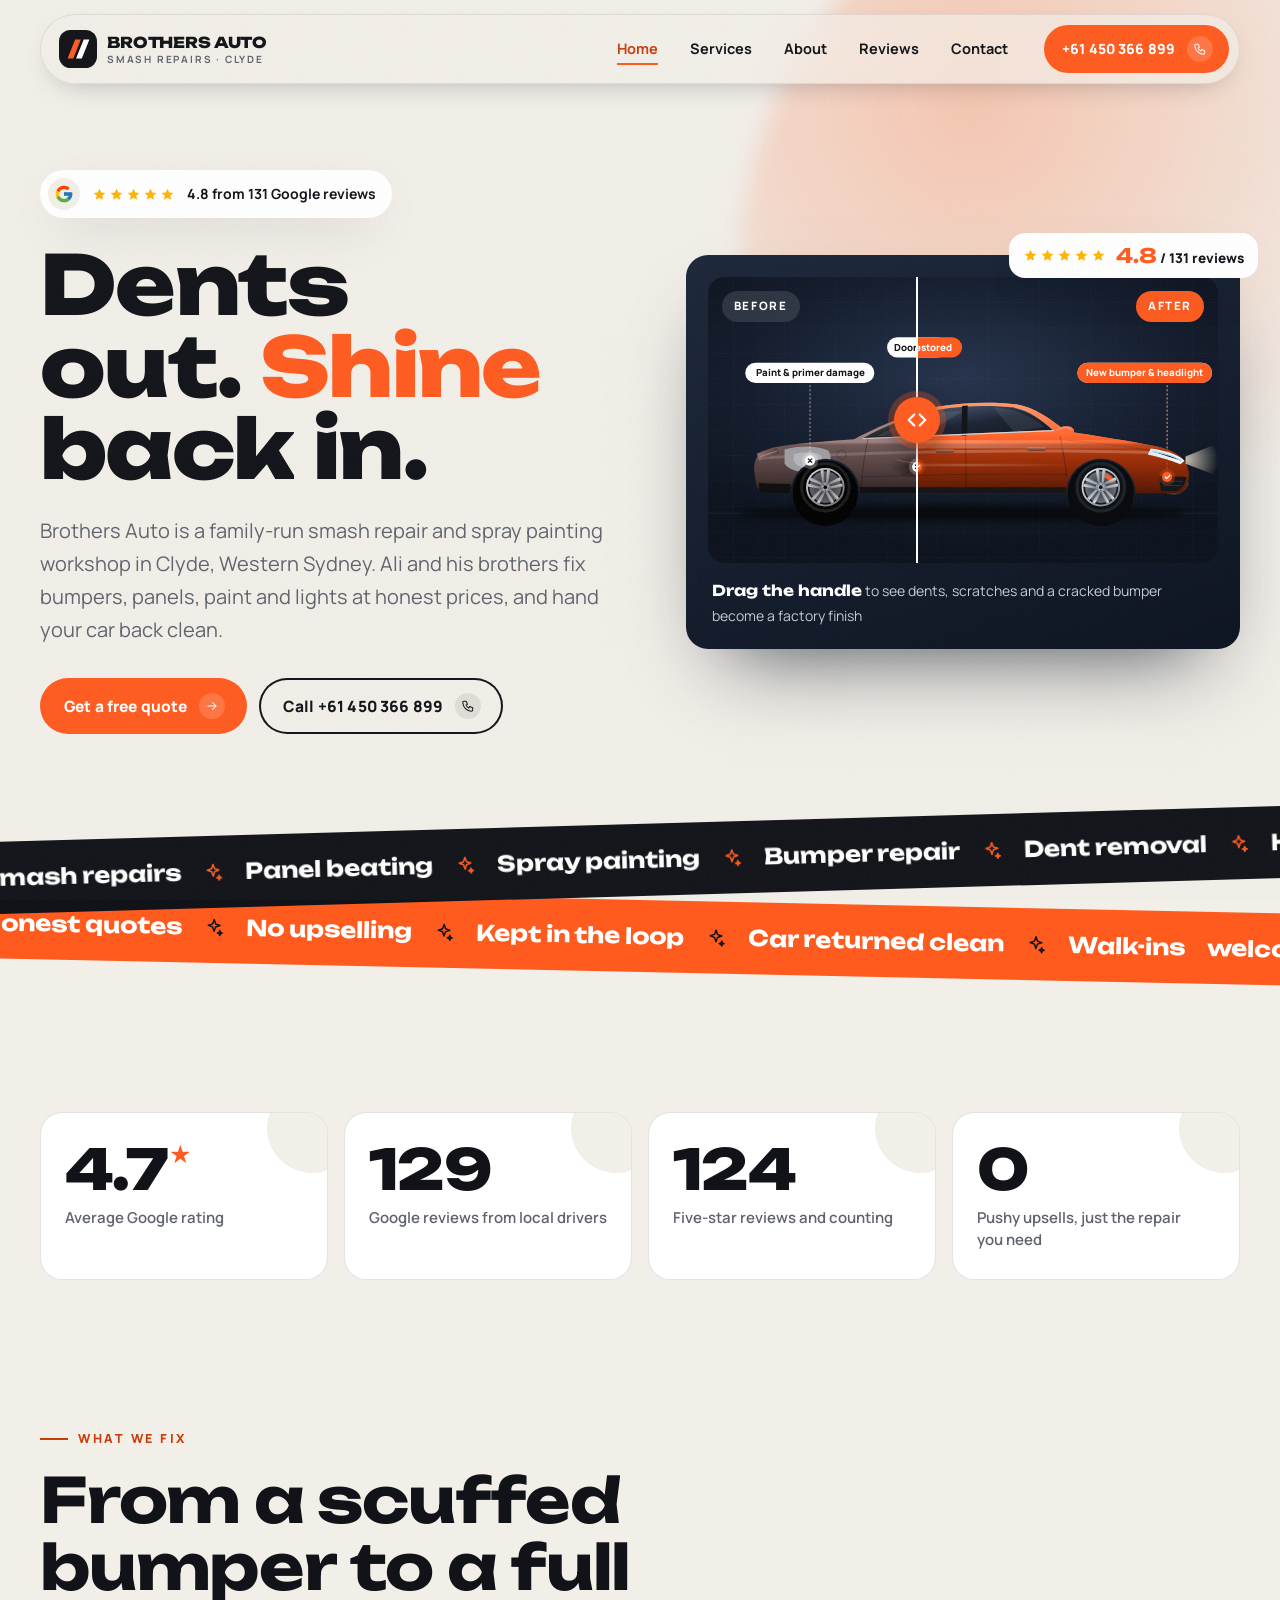
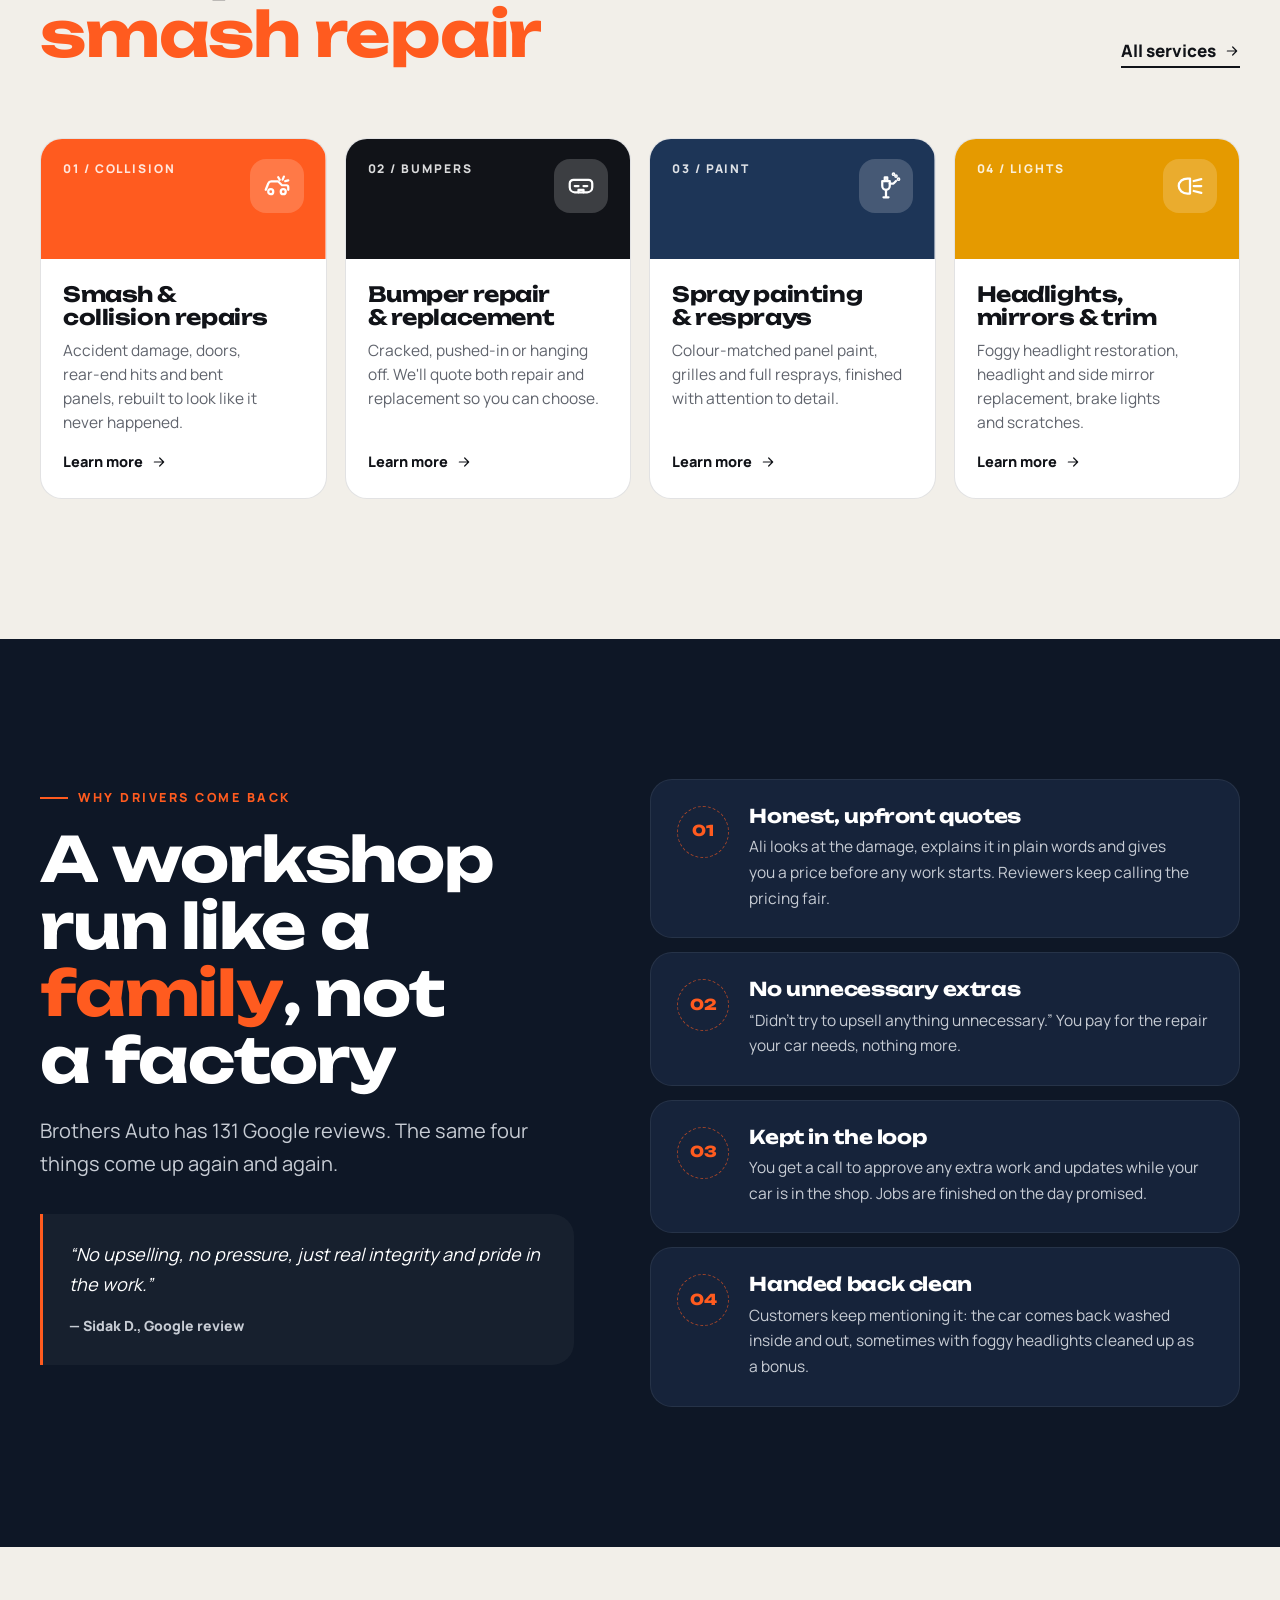
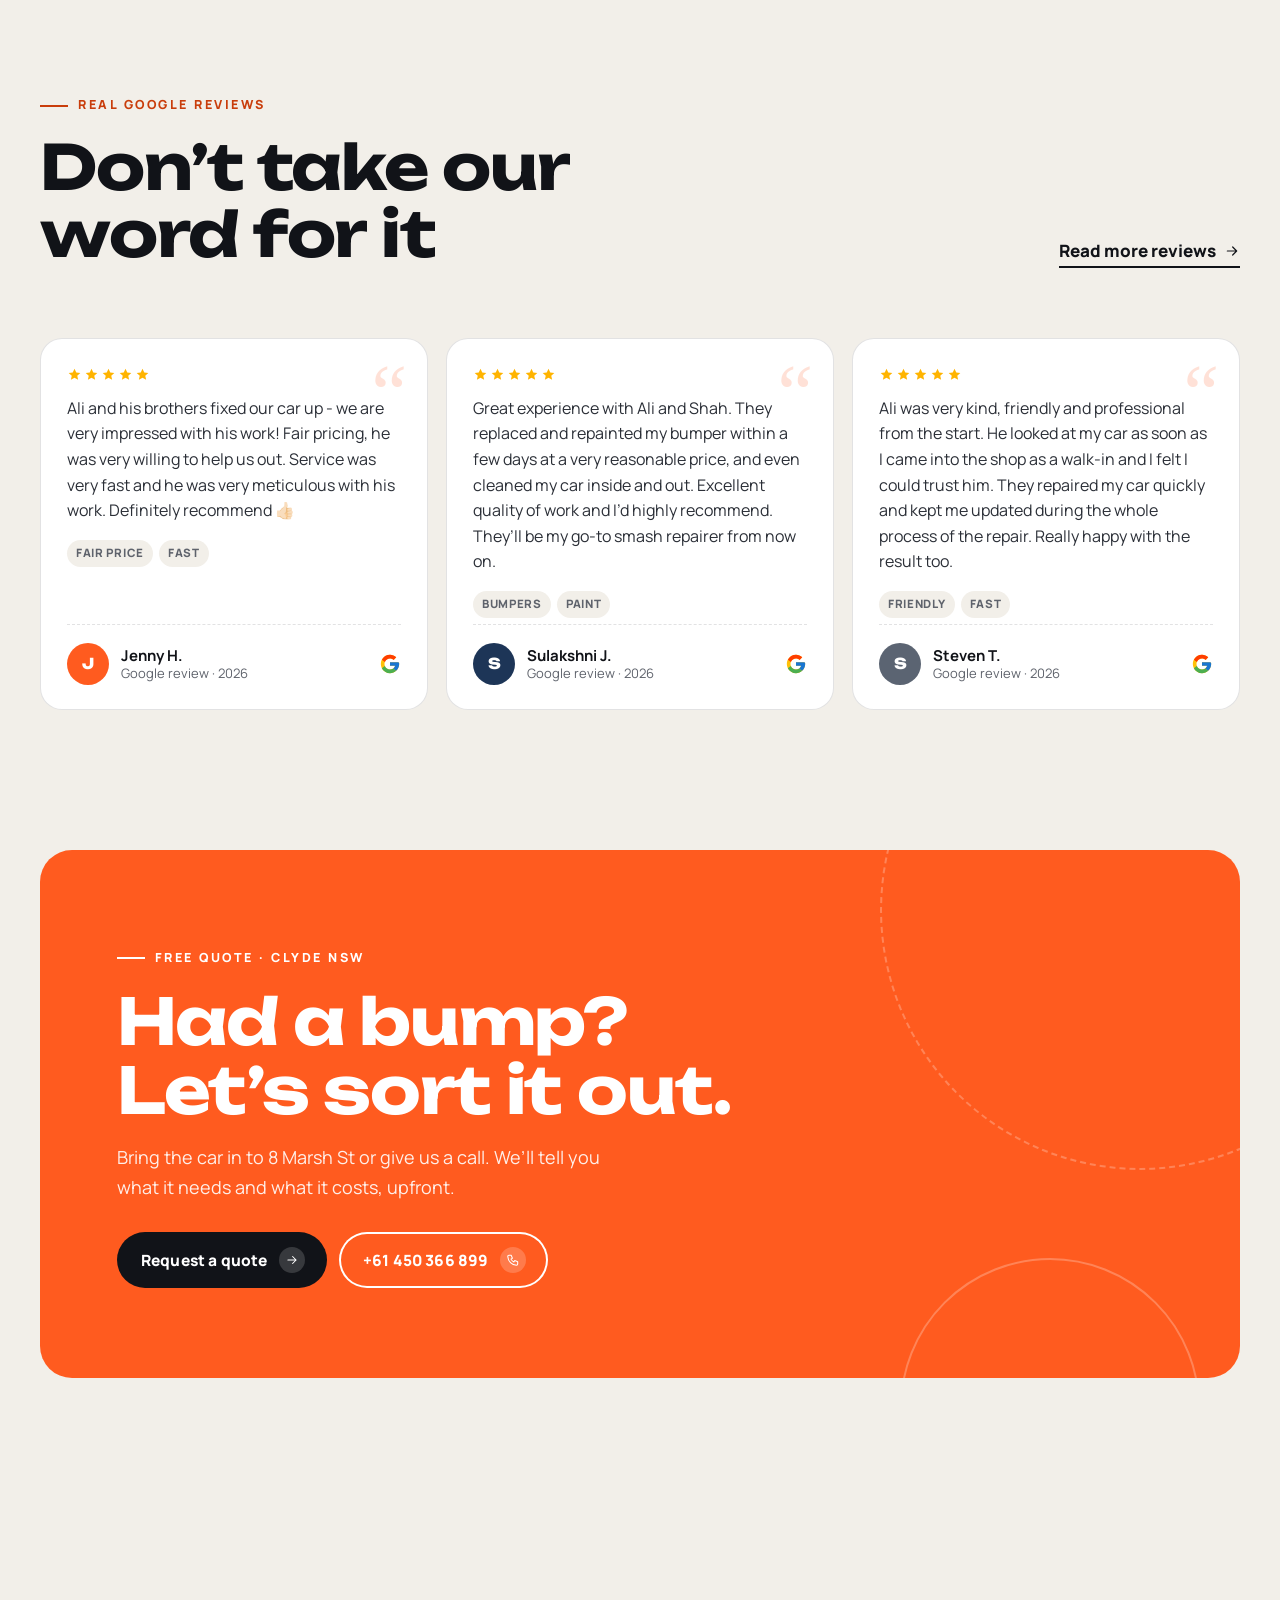
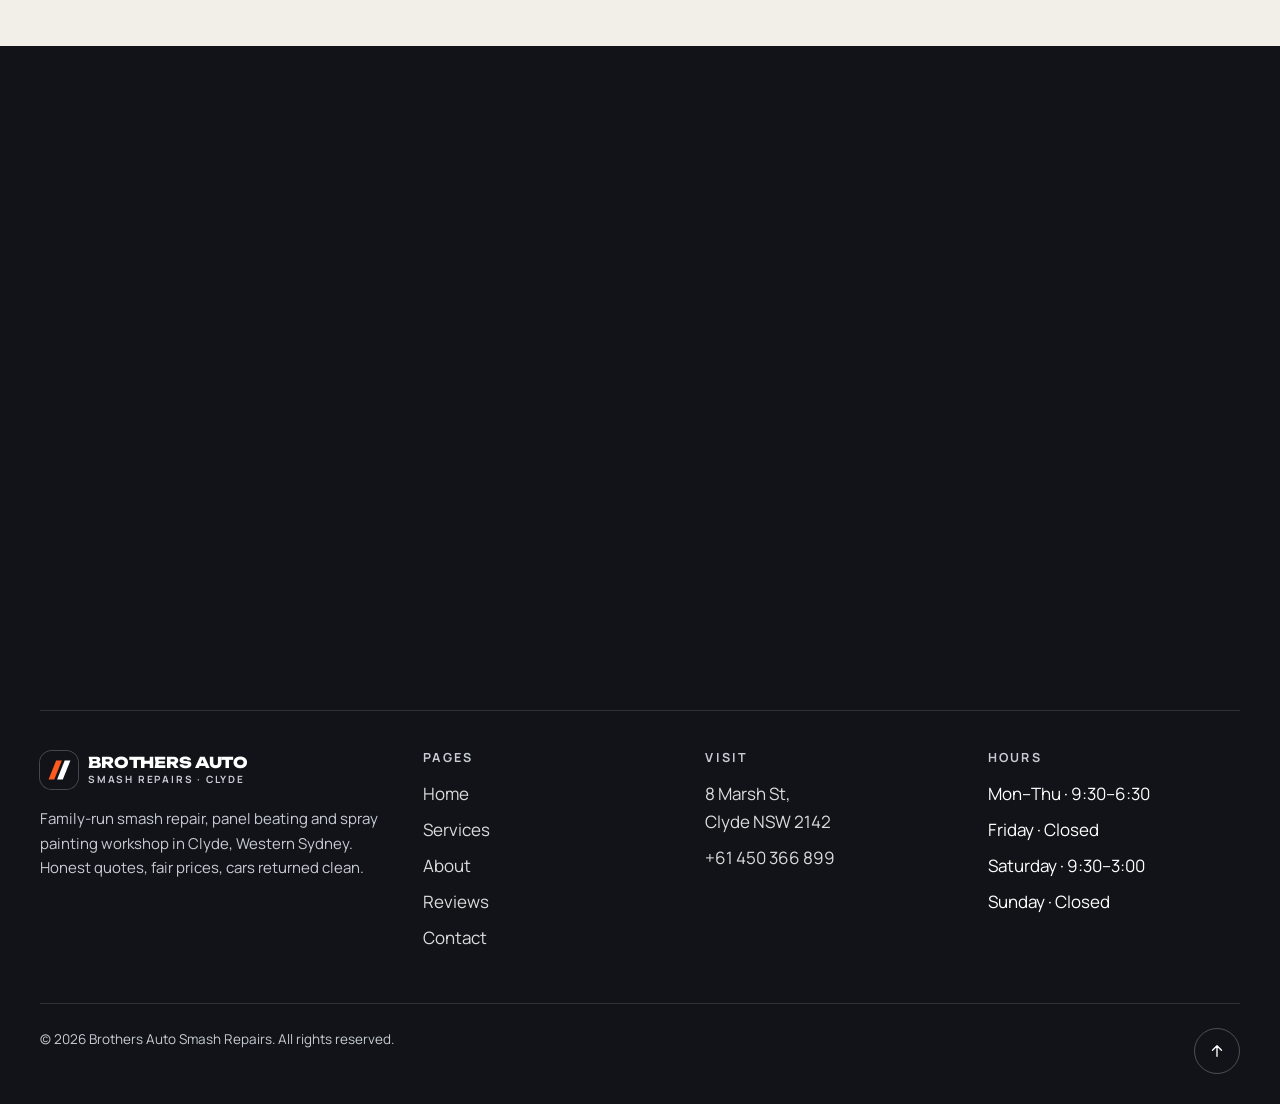
<file: index.html>
<!DOCTYPE html>
<html lang="en">
<head>
<script src="site-safety.js"></script>
<meta charset="utf-8">
<meta name="viewport" content="width=device-width, initial-scale=1, viewport-fit=cover">
<meta name="robots" content="noindex, nofollow">
<title>Brothers Auto Smash Repairs | Smash Repairs & Spray Painting in Clyde NSW</title>
<meta name="description" content="Family-run smash repair, panel beating and spray painting in Clyde, Western Sydney. 4.8★ from 131 Google reviews. Honest quotes, fair prices.">
<meta name="theme-color" content="#F2EFE9">
<link rel="icon" type="image/svg+xml" href="img/favicon.svg">
<link rel="icon" type="image/png" sizes="32x32" href="img/favicon-32.png">
<link rel="apple-touch-icon" href="img/apple-touch-icon.png">

<meta property="og:type" content="website">
<meta property="og:site_name" content="Brothers Auto Smash Repairs">
<meta property="og:locale" content="en_AU">
<meta property="og:title" content="Brothers Auto Smash Repairs | Smash Repairs &amp; Spray Painting in Clyde NSW">
<meta property="og:description" content="Family-run smash repair, panel beating and spray painting in Clyde, Western Sydney. 4.8★ from 131 Google reviews. Honest quotes, fair prices.">

<meta property="og:image" content="https://konkos-design.github.io/brothers-auto-smash-repairs/img/og-image.jpg">
<meta property="og:image:secure_url" content="https://konkos-design.github.io/brothers-auto-smash-repairs/img/og-image.jpg">
<meta property="og:image:type" content="image/jpeg">
<meta property="og:image:width" content="1200">
<meta property="og:image:height" content="630">
<meta property="og:image:alt" content="Brothers Auto Smash Repairs — smash repairs and spray painting in Clyde NSW, rated 4.8 stars">
<meta name="twitter:card" content="summary_large_image">
<meta name="twitter:title" content="Brothers Auto Smash Repairs | Smash Repairs &amp; Spray Painting in Clyde NSW">
<meta name="twitter:description" content="Family-run smash repair, panel beating and spray painting in Clyde, Western Sydney. 4.8★ from 131 Google reviews. Honest quotes, fair prices.">
<meta name="twitter:image" content="https://konkos-design.github.io/brothers-auto-smash-repairs/img/og-image.jpg">
<link rel="preload" href="fonts/unbounded.woff2" as="font" type="font/woff2" crossorigin>
<link rel="preload" href="fonts/manrope.woff2" as="font" type="font/woff2" crossorigin>
<link rel="stylesheet" href="css/style.css">
<link rel="canonical" href="https://konkos-design.github.io/brothers-auto-smash-repairs/">
<meta property="og:url" content="https://konkos-design.github.io/brothers-auto-smash-repairs/">
<link rel="stylesheet" href="site-safety.css">
<script type="application/ld+json">{"@context": "https://schema.org", "@type": "AutoRepair", "name": "Brothers Auto Smash Repairs", "telephone": "+61450366899", "url": "https://konkos-design.github.io/brothers-auto-smash-repairs/"}</script>
</head>
<body>
<div class="progress" aria-hidden="true"></div>
<header class="header">
  <nav class="nav" aria-label="Main">
    <a href="index.html" class="logo" aria-label="Brothers Auto Smash Repairs — home"><svg class="logo-mark" viewBox="0 0 40 40" aria-hidden="true"><rect width="40" height="40" rx="12" fill="#111318"/><path d="M9 30L17 10h6l-8 20z" fill="#FF5B1F"/><path d="M18 30l8-20h6l-8 20z" fill="#fff"/></svg><span>BROTHERS AUTO<small>Smash Repairs · Clyde</small></span></a>
    <ul class="nav-links"><li><a href="index.html" aria-current="page">Home</a></li><li><a href="services.html">Services</a></li><li><a href="about.html">About</a></li><li><a href="reviews.html">Reviews</a></li><li><a href="contact.html">Contact</a></li></ul>
    <a href="tel:+61450366899" class="btn btn--accent btn--sm nav-cta"><span><span class="nowrap">+61 450 366 899</span></span><span class="ico"><svg viewBox="0 0 24 24" fill="none" stroke="currentColor" stroke-width="1.8" stroke-linecap="round" stroke-linejoin="round" aria-hidden="true"><path d="M5 4h4l2 5-2.5 1.5a11 11 0 0 0 5 5L15 13l5 2v4a2 2 0 0 1-2 2A16 16 0 0 1 3 6a2 2 0 0 1 2-2z"/></svg></span></a>
    <button class="burger" aria-label="Open menu" aria-expanded="false" aria-controls="mmenu"><span></span><span></span><span></span></button>
  </nav>
</header>
<div class="mobile-menu" id="mmenu" aria-hidden="true">
  <ul><li><a class="m-link" href="index.html" aria-current="page"><span>01</span>Home</a></li><li><a class="m-link" href="services.html"><span>02</span>Services</a></li><li><a class="m-link" href="about.html"><span>03</span>About</a></li><li><a class="m-link" href="reviews.html"><span>04</span>Reviews</a></li><li><a class="m-link" href="contact.html"><span>05</span>Contact</a></li></ul>
  <div class="m-foot">
    <a href="tel:+61450366899" class="btn btn--accent"><span>Call <span class="nowrap">+61 450 366 899</span></span><span class="ico"><svg viewBox="0 0 24 24" fill="none" stroke="currentColor" stroke-width="1.8" stroke-linecap="round" stroke-linejoin="round" aria-hidden="true"><path d="M5 4h4l2 5-2.5 1.5a11 11 0 0 0 5 5L15 13l5 2v4a2 2 0 0 1-2 2A16 16 0 0 1 3 6a2 2 0 0 1 2-2z"/></svg></span></a>
    <p>8 Marsh St, Clyde NSW 2142<br><span class="nowrap">Mon–Thu</span> <span class="nowrap">9:30–6:30</span> · Sat <span class="nowrap">9:30–3:00</span></p>
  </div>
</div>
<main>

<section class="hero">
  <div class="hero-blob" aria-hidden="true"></div>
  <div class="wrap hero-grid">
    <div>
      <a class="rating-pill" href="reviews.html" data-reveal>
        <span class="g"><svg width="20" height="20" viewBox="0 0 48 48" aria-label="Google review"><path fill="#FFC107" d="M43.6 20.5H42V20H24v8h11.3C33.7 32.7 29.2 36 24 36c-6.6 0-12-5.4-12-12s5.4-12 12-12c3.1 0 5.8 1.2 7.9 3.1l5.7-5.7C34 6.1 29.3 4 24 4 12.9 4 4 12.9 4 24s8.9 20 20 20 20-8.9 20-20c0-1.3-.1-2.4-.4-3.5z"/><path fill="#FF3D00" d="M6.3 14.7l6.6 4.8C14.7 15.1 19 12 24 12c3.1 0 5.8 1.2 7.9 3.1l5.7-5.7C34 6.1 29.3 4 24 4 16.3 4 9.7 8.3 6.3 14.7z"/><path fill="#4CAF50" d="M24 44c5.2 0 9.9-2 13.4-5.2l-6.2-5.2C29.2 35.1 26.7 36 24 36c-5.2 0-9.6-3.3-11.3-7.9l-6.5 5C9.5 39.6 16.2 44 24 44z"/><path fill="#1976D2" d="M43.6 20.5H42V20H24v8h11.3c-.8 2.2-2.2 4.2-4.1 5.6l6.2 5.2C37 39.2 44 34 44 24c0-1.3-.1-2.4-.4-3.5z"/></svg></span><span class="stars" aria-label="5 out of 5 stars"><svg viewBox="0 0 24 24" fill="currentColor" aria-hidden="true"><path d="M12 2.8l2.8 6 6.5.7-4.9 4.4 1.4 6.4L12 17l-5.8 3.3 1.4-6.4-4.9-4.4 6.5-.7z"/></svg><svg viewBox="0 0 24 24" fill="currentColor" aria-hidden="true"><path d="M12 2.8l2.8 6 6.5.7-4.9 4.4 1.4 6.4L12 17l-5.8 3.3 1.4-6.4-4.9-4.4 6.5-.7z"/></svg><svg viewBox="0 0 24 24" fill="currentColor" aria-hidden="true"><path d="M12 2.8l2.8 6 6.5.7-4.9 4.4 1.4 6.4L12 17l-5.8 3.3 1.4-6.4-4.9-4.4 6.5-.7z"/></svg><svg viewBox="0 0 24 24" fill="currentColor" aria-hidden="true"><path d="M12 2.8l2.8 6 6.5.7-4.9 4.4 1.4 6.4L12 17l-5.8 3.3 1.4-6.4-4.9-4.4 6.5-.7z"/></svg><svg viewBox="0 0 24 24" fill="currentColor" aria-hidden="true"><path d="M12 2.8l2.8 6 6.5.7-4.9 4.4 1.4 6.4L12 17l-5.8 3.3 1.4-6.4-4.9-4.4 6.5-.7z"/></svg></span><span>4.8 from 131 Google reviews</span>
      </a>
      <h1 data-split>Dents out. <span class="accent">Shine</span> back in.</h1>
      <p class="lead" data-reveal style="--d:.35s">Brothers Auto is a <span class="nowrap">family-run</span> smash repair and spray painting workshop in Clyde, Western Sydney. Ali and his brothers fix bumpers, panels, paint and lights at honest prices, and hand your car back clean.</p>
      <div class="hero-actions" data-reveal style="--d:.5s">
        <a href="contact.html" class="btn btn--accent"><span>Get a free quote</span><span class="ico"><svg viewBox="0 0 24 24" fill="none" stroke="currentColor" stroke-width="1.8" stroke-linecap="round" stroke-linejoin="round" aria-hidden="true"><path d="M5 12h14M13 6l6 6-6 6"/></svg></span></a>
        <a href="tel:+61450366899" class="btn btn--ghost"><span>Call <span class="nowrap">+61 450 366 899</span></span><span class="ico"><svg viewBox="0 0 24 24" fill="none" stroke="currentColor" stroke-width="1.8" stroke-linecap="round" stroke-linejoin="round" aria-hidden="true"><path d="M5 4h4l2 5-2.5 1.5a11 11 0 0 0 5 5L15 13l5 2v4a2 2 0 0 1-2 2A16 16 0 0 1 3 6a2 2 0 0 1 2-2z"/></svg></span></a>
      </div>
    </div>
    <div class="ba" data-reveal="right" style="--d:.2s">
  <div class="floating-chip c2"><span class="stars" aria-label="5 out of 5 stars"><svg viewBox="0 0 24 24" fill="currentColor" aria-hidden="true"><path d="M12 2.8l2.8 6 6.5.7-4.9 4.4 1.4 6.4L12 17l-5.8 3.3 1.4-6.4-4.9-4.4 6.5-.7z"/></svg><svg viewBox="0 0 24 24" fill="currentColor" aria-hidden="true"><path d="M12 2.8l2.8 6 6.5.7-4.9 4.4 1.4 6.4L12 17l-5.8 3.3 1.4-6.4-4.9-4.4 6.5-.7z"/></svg><svg viewBox="0 0 24 24" fill="currentColor" aria-hidden="true"><path d="M12 2.8l2.8 6 6.5.7-4.9 4.4 1.4 6.4L12 17l-5.8 3.3 1.4-6.4-4.9-4.4 6.5-.7z"/></svg><svg viewBox="0 0 24 24" fill="currentColor" aria-hidden="true"><path d="M12 2.8l2.8 6 6.5.7-4.9 4.4 1.4 6.4L12 17l-5.8 3.3 1.4-6.4-4.9-4.4 6.5-.7z"/></svg><svg viewBox="0 0 24 24" fill="currentColor" aria-hidden="true"><path d="M12 2.8l2.8 6 6.5.7-4.9 4.4 1.4 6.4L12 17l-5.8 3.3 1.4-6.4-4.9-4.4 6.5-.7z"/></svg></span><span><b>4.8</b> / 131 reviews</span></div>
  <div class="ba-stage" style="--pos:50%">
    <svg class="ba-before" viewBox="0 0 1000 560" preserveAspectRatio="xMidYMid meet" aria-hidden="true">
<defs>
  <linearGradient id="b-paint" x1="0" y1="0" x2="0" y2="1" gradientUnits="userSpaceOnUse" gradientTransform="translate(0 150) scale(1 190)">
    <stop offset="0" stop-color="#ffa070"/><stop offset=".44" stop-color="#ff5b1f"/><stop offset=".47" stop-color="#b8380a"/>
    <stop offset=".72" stop-color="#8a2604"/><stop offset="1" stop-color="#4a1302"/></linearGradient>
  <linearGradient id="b-glass" x1="0" y1="0" x2="1" y2="1"><stop offset="0" stop-color="#5d7090"/><stop offset=".55" stop-color="#1b2435"/><stop offset="1" stop-color="#0d121c"/></linearGradient>
  <linearGradient id="b-refl" x1="0" y1="0" x2="1" y2="0"><stop offset="0" stop-color="#fff" stop-opacity="0"/><stop offset=".5" stop-color="#fff" stop-opacity=".55"/><stop offset="1" stop-color="#fff" stop-opacity="0"/></linearGradient>
  <linearGradient id="b-spoke" x1="0" y1="0" x2="1" y2="1"><stop offset="0" stop-color="#eef0f3"/><stop offset=".5" stop-color="#a9b0ba"/><stop offset="1" stop-color="#6b727d"/></linearGradient>
  <linearGradient id="b-rim" x1="0" y1="0" x2="1" y2="1"><stop offset="0" stop-color="#f4f6f8"/><stop offset="1" stop-color="#6b727d"/></linearGradient>
  <radialGradient id="b-hub"><stop offset="0" stop-color="#e3e6ea"/><stop offset="1" stop-color="#7c838e"/></radialGradient>
  <radialGradient id="b-disc"><stop offset=".3" stop-color="#3b4048"/><stop offset="1" stop-color="#666c75"/></radialGradient>
  <linearGradient id="b-head" x1="0" y1="0" x2="1" y2="0"><stop offset="0" stop-color="#dfe8f2"/><stop offset="1" stop-color="#ffffff"/></linearGradient>
  <linearGradient id="b-tail" x1="0" y1="0" x2="1" y2="0"><stop offset="0" stop-color="#ff2b2b"/><stop offset="1" stop-color="#8e0f12"/></linearGradient>
  <radialGradient id="b-dent" cx=".5" cy=".5" r=".5"><stop offset="0" stop-color="#000" stop-opacity=".55"/><stop offset=".65" stop-color="#000" stop-opacity=".18"/><stop offset="1" stop-color="#000" stop-opacity="0"/></radialGradient>
  <radialGradient id="b-beam" cx="0" cy=".5" r="1"><stop offset="0" stop-color="#fff7d6" stop-opacity=".75"/><stop offset="1" stop-color="#fff7d6" stop-opacity="0"/></radialGradient>
  <clipPath id="b-body"><path d="M92 300 C88 282 92 262 104 252 L128 244 C170 236 230 232 286 228 C330 206 392 176 452 164 C500 156 560 154 606 160 C640 166 668 186 702 212 C760 222 832 232 878 242 C906 248 926 258 936 274 C944 288 944 306 938 320 C934 330 926 334 914 334 L838 334 A68 68 0 0 0 702 334 L298 334 A68 68 0 0 0 162 334 L112 334 C100 334 94 322 92 300 Z"/></clipPath>
  <filter id="b-blur" x="-20%" y="-200%" width="140%" height="500%"><feGaussianBlur stdDeviation="7"/></filter>
  <filter id="b-dull"><feColorMatrix type="saturate" values=".18"/><feComponentTransfer><feFuncR type="linear" slope=".82"/><feFuncG type="linear" slope=".82"/><feFuncB type="linear" slope=".86"/></feComponentTransfer></filter>
</defs>
<g stroke="#ffffff" stroke-opacity=".045" stroke-width="1"><path d="M0 0V560"/><path d="M50 0V560"/><path d="M100 0V560"/><path d="M150 0V560"/><path d="M200 0V560"/><path d="M250 0V560"/><path d="M300 0V560"/><path d="M350 0V560"/><path d="M400 0V560"/><path d="M450 0V560"/><path d="M500 0V560"/><path d="M550 0V560"/><path d="M600 0V560"/><path d="M650 0V560"/><path d="M700 0V560"/><path d="M750 0V560"/><path d="M800 0V560"/><path d="M850 0V560"/><path d="M900 0V560"/><path d="M950 0V560"/><path d="M1000 0V560"/><path d="M0 0H1000"/><path d="M0 50H1000"/><path d="M0 100H1000"/><path d="M0 150H1000"/><path d="M0 200H1000"/><path d="M0 250H1000"/><path d="M0 300H1000"/><path d="M0 350H1000"/><path d="M0 400H1000"/><path d="M0 450H1000"/><path d="M0 500H1000"/><path d="M0 550H1000"/></g>
<path d="M0 463 H1000" stroke="#ffffff" stroke-opacity=".12"/>
<ellipse cx="500" cy="462" rx="440" ry="16" fill="#000" opacity=".7" filter="url(#b-blur)"/>
<g transform="translate(0 90)">
<g filter="url(#b-dull)">

  <circle cx="230" cy="334" r="64" fill="#06080c"/><circle cx="770" cy="334" r="64" fill="#06080c"/>
  <path d="M92 300 C88 282 92 262 104 252 L128 244 C170 236 230 232 286 228 C330 206 392 176 452 164 C500 156 560 154 606 160 C640 166 668 186 702 212 C760 222 832 232 878 242 C906 248 926 258 936 274 C944 288 944 306 938 320 C934 330 926 334 914 334 L838 334 A68 68 0 0 0 702 334 L298 334 A68 68 0 0 0 162 334 L112 334 C100 334 94 322 92 300 Z" fill="url(#b-paint)"/>
  <g clip-path="url(#b-body)">
    <path d="M100 262 C300 251 600 243 905 252 L905 258 C600 249 300 257 100 268 Z" fill="#fff" opacity=".22"/>
    <path d="M300 302 C450 297 600 295 704 297" stroke="#000" stroke-opacity=".22" stroke-width="2" fill="none"/>
    <path d="M298 322 L702 322 L702 336 L298 336 Z" fill="#0f1216" opacity=".9"/>
    <path d="M100 314 L162 316 L162 336 L100 336 Z" fill="#0f1216" opacity=".85"/>
  </g>
  <path d="M304 226 C342 204 398 180 452 170 C500 162 556 161 600 166 C628 172 652 188 676 210 L304 226 Z" fill="url(#b-glass)"/>
  <path d="M330 222 C370 200 420 182 470 174 L500 172 L420 222 Z" fill="#fff" opacity=".10"/>
  <path d="M560 166 C600 168 630 180 660 204 L600 214 Z" fill="#fff" opacity=".08"/>
  <path d="M498 163 L509 162 L508 220 L497 221 Z" fill="#0f1216"/>
  <path d="M304 227 L678 211" stroke="#cfd5dc" stroke-width="2.4" stroke-linecap="round"/>
  <path d="M688 214 C694 240 700 270 703 300" stroke="#000" stroke-opacity=".35" stroke-width="1.6" fill="none"/>
  <path d="M505 221 L506 322" stroke="#000" stroke-opacity=".35" stroke-width="1.6"/>
  <path d="M314 227 C307 256 302 290 300 322" stroke="#000" stroke-opacity=".35" stroke-width="1.6" fill="none"/>
  <path d="M704 230 C790 238 850 246 872 252" stroke="#000" stroke-opacity=".2" stroke-width="1.4" fill="none"/>
  <rect x="446" y="248" width="36" height="7" rx="3.5" fill="#000" opacity=".35"/><rect x="446" y="247" width="36" height="5" rx="2.5" fill="#fff" opacity=".22"/>
  <rect x="626" y="244" width="36" height="7" rx="3.5" fill="#000" opacity=".35"/><rect x="626" y="243" width="36" height="5" rx="2.5" fill="#fff" opacity=".22"/>
  <circle cx="262" cy="258" r="9" fill="none" stroke="#000" stroke-opacity=".3" stroke-width="1.4"/>
  <path d="M96 256 L134 245 L140 255 L100 270 Z" fill="url(#b-tail)"/><path d="M102 262 L136 251" stroke="#ffb3b3" stroke-width="1.6" opacity=".8"/>
  <path d="M884 300 L938 302 C936 316 930 326 916 330 L888 330 Z" fill="#111418"/>
  <path d="M892 310 L930 311 M892 318 L928 319" stroke="#2a2f37" stroke-width="2"/>

  <g clip-path="url(#b-body)">
    <ellipse cx="408" cy="282" rx="52" ry="24" fill="url(#b-dent)"/>
    <path d="M370 268 C392 276 420 276 446 266" stroke="#fff" stroke-opacity=".35" stroke-width="1.4" fill="none"/>
    <path d="M378 298 C398 290 424 290 442 298" stroke="#000" stroke-opacity=".35" stroke-width="1.4" fill="none"/>
    <path d="M520 276 C590 270 640 266 690 262 M528 284 C580 280 620 278 664 274" stroke="#fff" stroke-opacity=".75" stroke-width="1.3" fill="none"/>
    <path d="M150 248 C176 240 214 240 236 250 C246 266 238 286 214 292 C186 296 160 290 150 276 Z" fill="#a9adb3"/>
    <path d="M168 258 C186 252 208 252 222 260 C226 272 218 282 202 284 C186 286 172 280 168 270 Z" fill="#c4c7cc"/>
    <path d="M786 234 L834 242 L850 262 L824 292 L796 270 Z" fill="#000" opacity=".38"/>
    <path d="M790 238 L824 270 M806 240 L842 258 M800 262 L822 290" stroke="#fff" stroke-opacity=".45" stroke-width="1.3"/>
  </g>
  <path d="M676 214 C690 200 712 199 717 209 C720 218 707 223 690 222 Z" fill="url(#b-paint)"/>
  <path d="M868 246 C898 250 922 258 934 270 L926 277 C906 269 884 263 862 258 Z" fill="#6e737b"/>
  <path d="M880 250 L892 264 L902 256 L914 270 M896 252 L906 262" stroke="#1d2026" stroke-width="1.4" fill="none"/>
  <g transform="rotate(9 884 300)"><path d="M884 300 L944 304 C942 318 934 328 918 332 L884 330 Z" fill="#7a3a22"/><path d="M892 306 L906 318 L898 324 L914 330" stroke="#1a1d22" stroke-width="1.6" fill="none"/></g>
<g transform="translate(230 322)">
  <circle r="50" fill="#0b0d11"/>
  <circle r="46" fill="none" stroke="#1c2027" stroke-width="5"/>
  <circle r="49" fill="none" stroke="#2a2f38" stroke-width="1"/>
  <circle r="37" fill="#14171c"/>
  <circle r="31" fill="url(#b-disc)"/>
  <circle r="31" fill="none" stroke="#2c3038" stroke-width="1" stroke-dasharray="2 4"/>
  <path d="M10 -27 A29 29 0 0 1 27 -10 L19 -7 A20 20 0 0 0 7 -19 Z" fill="#555b64"/>
  <g transform="rotate(0)"><path d="M-6 -9 L-9.5 -33 L-3.5 -34 L-1.5 -9 Z" fill="url(#b-spoke)"/><path d="M6 -9 L9.5 -33 L3.5 -34 L1.5 -9 Z" fill="url(#b-spoke)"/></g><g transform="rotate(72)"><path d="M-6 -9 L-9.5 -33 L-3.5 -34 L-1.5 -9 Z" fill="url(#b-spoke)"/><path d="M6 -9 L9.5 -33 L3.5 -34 L1.5 -9 Z" fill="url(#b-spoke)"/></g><g transform="rotate(144)"><path d="M-6 -9 L-9.5 -33 L-3.5 -34 L-1.5 -9 Z" fill="url(#b-spoke)"/><path d="M6 -9 L9.5 -33 L3.5 -34 L1.5 -9 Z" fill="url(#b-spoke)"/></g><g transform="rotate(216)"><path d="M-6 -9 L-9.5 -33 L-3.5 -34 L-1.5 -9 Z" fill="url(#b-spoke)"/><path d="M6 -9 L9.5 -33 L3.5 -34 L1.5 -9 Z" fill="url(#b-spoke)"/></g><g transform="rotate(288)"><path d="M-6 -9 L-9.5 -33 L-3.5 -34 L-1.5 -9 Z" fill="url(#b-spoke)"/><path d="M6 -9 L9.5 -33 L3.5 -34 L1.5 -9 Z" fill="url(#b-spoke)"/></g>
  <circle r="36" fill="none" stroke="url(#b-rim)" stroke-width="3.5"/>
  <circle r="10" fill="url(#b-hub)"/><circle cx="0" cy="-6" r="1.4" fill="#5d636d" transform="rotate(36)"/><circle cx="0" cy="-6" r="1.4" fill="#5d636d" transform="rotate(108)"/><circle cx="0" cy="-6" r="1.4" fill="#5d636d" transform="rotate(180)"/><circle cx="0" cy="-6" r="1.4" fill="#5d636d" transform="rotate(252)"/><circle cx="0" cy="-6" r="1.4" fill="#5d636d" transform="rotate(324)"/>
  <circle r="3.6" fill="#0f1115"/>
</g><g transform="translate(770 322)">
  <circle r="50" fill="#0b0d11"/>
  <circle r="46" fill="none" stroke="#1c2027" stroke-width="5"/>
  <circle r="49" fill="none" stroke="#2a2f38" stroke-width="1"/>
  <circle r="37" fill="#14171c"/>
  <circle r="31" fill="url(#b-disc)"/>
  <circle r="31" fill="none" stroke="#2c3038" stroke-width="1" stroke-dasharray="2 4"/>
  <path d="M10 -27 A29 29 0 0 1 27 -10 L19 -7 A20 20 0 0 0 7 -19 Z" fill="#555b64"/>
  <g transform="rotate(0)"><path d="M-6 -9 L-9.5 -33 L-3.5 -34 L-1.5 -9 Z" fill="url(#b-spoke)"/><path d="M6 -9 L9.5 -33 L3.5 -34 L1.5 -9 Z" fill="url(#b-spoke)"/></g><g transform="rotate(72)"><path d="M-6 -9 L-9.5 -33 L-3.5 -34 L-1.5 -9 Z" fill="url(#b-spoke)"/><path d="M6 -9 L9.5 -33 L3.5 -34 L1.5 -9 Z" fill="url(#b-spoke)"/></g><g transform="rotate(144)"><path d="M-6 -9 L-9.5 -33 L-3.5 -34 L-1.5 -9 Z" fill="url(#b-spoke)"/><path d="M6 -9 L9.5 -33 L3.5 -34 L1.5 -9 Z" fill="url(#b-spoke)"/></g><g transform="rotate(216)"><path d="M-6 -9 L-9.5 -33 L-3.5 -34 L-1.5 -9 Z" fill="url(#b-spoke)"/><path d="M6 -9 L9.5 -33 L3.5 -34 L1.5 -9 Z" fill="url(#b-spoke)"/></g><g transform="rotate(288)"><path d="M-6 -9 L-9.5 -33 L-3.5 -34 L-1.5 -9 Z" fill="url(#b-spoke)"/><path d="M6 -9 L9.5 -33 L3.5 -34 L1.5 -9 Z" fill="url(#b-spoke)"/></g>
  <circle r="36" fill="none" stroke="url(#b-rim)" stroke-width="3.5"/>
  <circle r="10" fill="url(#b-hub)"/><circle cx="0" cy="-6" r="1.4" fill="#5d636d" transform="rotate(36)"/><circle cx="0" cy="-6" r="1.4" fill="#5d636d" transform="rotate(108)"/><circle cx="0" cy="-6" r="1.4" fill="#5d636d" transform="rotate(180)"/><circle cx="0" cy="-6" r="1.4" fill="#5d636d" transform="rotate(252)"/><circle cx="0" cy="-6" r="1.4" fill="#5d636d" transform="rotate(324)"/>
  <circle r="3.6" fill="#0f1115"/>
</g>
</g>
<g class="ba-callout">
  <path d="M200 270 L200 118 " stroke="#ffffff" stroke-opacity=".7" stroke-width="1.6" stroke-dasharray="4 4"/>
  <circle cx="200" cy="270" r="16" fill="#ffffff" opacity=".25" class="ba-pulse"/>
  <g transform="translate(200 270)"><circle r="10" fill="#ffffff"/><path d="M-3.5 -3.5l7 7M3.5 -3.5l-7 7" stroke="#111318" stroke-width="2.4" stroke-linecap="round"/></g>
  <g class="ba-lbl" transform="translate(73 78)"><rect width="253" height="40" rx="20" fill="#ffffff"/>
  <text x="127" y="26.5" text-anchor="middle" font-family="Manrope, sans-serif" font-weight="800" font-size="19" fill="#111318">Paint &amp; primer damage</text></g>
</g>
<g class="ba-callout">
  <path d="M410 282 L410 68 " stroke="#ffffff" stroke-opacity=".7" stroke-width="1.6" stroke-dasharray="4 4"/>
  <circle cx="410" cy="282" r="16" fill="#ffffff" opacity=".25" class="ba-pulse"/>
  <g transform="translate(410 282)"><circle r="10" fill="#ffffff"/><path d="M-3.5 -3.5l7 7M3.5 -3.5l-7 7" stroke="#111318" stroke-width="2.4" stroke-linecap="round"/></g>
  <g class="ba-lbl" transform="translate(351 28)"><rect width="119" height="40" rx="20" fill="#ffffff"/>
  <text x="59" y="26.5" text-anchor="middle" font-family="Manrope, sans-serif" font-weight="800" font-size="19" fill="#111318">Door dent</text></g>
</g>
<g class="ba-callout">
  <path d="M900 302 L900 118 " stroke="#ffffff" stroke-opacity=".7" stroke-width="1.6" stroke-dasharray="4 4"/>
  <circle cx="900" cy="302" r="16" fill="#ffffff" opacity=".25" class="ba-pulse"/>
  <g transform="translate(900 302)"><circle r="10" fill="#ffffff"/><path d="M-3.5 -3.5l7 7M3.5 -3.5l-7 7" stroke="#111318" stroke-width="2.4" stroke-linecap="round"/></g>
  <g class="ba-lbl" transform="translate(724 78)"><rect width="264" height="40" rx="20" fill="#ffffff"/>
  <text x="132" y="26.5" text-anchor="middle" font-family="Manrope, sans-serif" font-weight="800" font-size="19" fill="#111318">Cracked bumper &amp; light</text></g>
</g>
</g></svg>
    <svg class="ba-after" viewBox="0 0 1000 560" preserveAspectRatio="xMidYMid meet" aria-hidden="true">
<defs>
  <linearGradient id="a-paint" x1="0" y1="0" x2="0" y2="1" gradientUnits="userSpaceOnUse" gradientTransform="translate(0 150) scale(1 190)">
    <stop offset="0" stop-color="#ffa070"/><stop offset=".44" stop-color="#ff5b1f"/><stop offset=".47" stop-color="#b8380a"/>
    <stop offset=".72" stop-color="#8a2604"/><stop offset="1" stop-color="#4a1302"/></linearGradient>
  <linearGradient id="a-glass" x1="0" y1="0" x2="1" y2="1"><stop offset="0" stop-color="#5d7090"/><stop offset=".55" stop-color="#1b2435"/><stop offset="1" stop-color="#0d121c"/></linearGradient>
  <linearGradient id="a-refl" x1="0" y1="0" x2="1" y2="0"><stop offset="0" stop-color="#fff" stop-opacity="0"/><stop offset=".5" stop-color="#fff" stop-opacity=".55"/><stop offset="1" stop-color="#fff" stop-opacity="0"/></linearGradient>
  <linearGradient id="a-spoke" x1="0" y1="0" x2="1" y2="1"><stop offset="0" stop-color="#eef0f3"/><stop offset=".5" stop-color="#a9b0ba"/><stop offset="1" stop-color="#6b727d"/></linearGradient>
  <linearGradient id="a-rim" x1="0" y1="0" x2="1" y2="1"><stop offset="0" stop-color="#f4f6f8"/><stop offset="1" stop-color="#6b727d"/></linearGradient>
  <radialGradient id="a-hub"><stop offset="0" stop-color="#e3e6ea"/><stop offset="1" stop-color="#7c838e"/></radialGradient>
  <radialGradient id="a-disc"><stop offset=".3" stop-color="#3b4048"/><stop offset="1" stop-color="#666c75"/></radialGradient>
  <linearGradient id="a-head" x1="0" y1="0" x2="1" y2="0"><stop offset="0" stop-color="#dfe8f2"/><stop offset="1" stop-color="#ffffff"/></linearGradient>
  <linearGradient id="a-tail" x1="0" y1="0" x2="1" y2="0"><stop offset="0" stop-color="#ff2b2b"/><stop offset="1" stop-color="#8e0f12"/></linearGradient>
  <radialGradient id="a-dent" cx=".5" cy=".5" r=".5"><stop offset="0" stop-color="#000" stop-opacity=".55"/><stop offset=".65" stop-color="#000" stop-opacity=".18"/><stop offset="1" stop-color="#000" stop-opacity="0"/></radialGradient>
  <radialGradient id="a-beam" cx="0" cy=".5" r="1"><stop offset="0" stop-color="#fff7d6" stop-opacity=".75"/><stop offset="1" stop-color="#fff7d6" stop-opacity="0"/></radialGradient>
  <clipPath id="a-body"><path d="M92 300 C88 282 92 262 104 252 L128 244 C170 236 230 232 286 228 C330 206 392 176 452 164 C500 156 560 154 606 160 C640 166 668 186 702 212 C760 222 832 232 878 242 C906 248 926 258 936 274 C944 288 944 306 938 320 C934 330 926 334 914 334 L838 334 A68 68 0 0 0 702 334 L298 334 A68 68 0 0 0 162 334 L112 334 C100 334 94 322 92 300 Z"/></clipPath>
  <filter id="a-blur" x="-20%" y="-200%" width="140%" height="500%"><feGaussianBlur stdDeviation="7"/></filter>
  <filter id="a-dull"><feColorMatrix type="saturate" values=".18"/><feComponentTransfer><feFuncR type="linear" slope=".82"/><feFuncG type="linear" slope=".82"/><feFuncB type="linear" slope=".86"/></feComponentTransfer></filter>
</defs>
<g transform="translate(0 90)">
<g>

  <circle cx="230" cy="334" r="64" fill="#06080c"/><circle cx="770" cy="334" r="64" fill="#06080c"/>
  <path d="M92 300 C88 282 92 262 104 252 L128 244 C170 236 230 232 286 228 C330 206 392 176 452 164 C500 156 560 154 606 160 C640 166 668 186 702 212 C760 222 832 232 878 242 C906 248 926 258 936 274 C944 288 944 306 938 320 C934 330 926 334 914 334 L838 334 A68 68 0 0 0 702 334 L298 334 A68 68 0 0 0 162 334 L112 334 C100 334 94 322 92 300 Z" fill="url(#a-paint)"/>
  <g clip-path="url(#a-body)">
    <path d="M100 262 C300 251 600 243 905 252 L905 258 C600 249 300 257 100 268 Z" fill="#fff" opacity=".22"/>
    <path d="M300 302 C450 297 600 295 704 297" stroke="#000" stroke-opacity=".22" stroke-width="2" fill="none"/>
    <path d="M298 322 L702 322 L702 336 L298 336 Z" fill="#0f1216" opacity=".9"/>
    <path d="M100 314 L162 316 L162 336 L100 336 Z" fill="#0f1216" opacity=".85"/>
  </g>
  <path d="M304 226 C342 204 398 180 452 170 C500 162 556 161 600 166 C628 172 652 188 676 210 L304 226 Z" fill="url(#a-glass)"/>
  <path d="M330 222 C370 200 420 182 470 174 L500 172 L420 222 Z" fill="#fff" opacity=".10"/>
  <path d="M560 166 C600 168 630 180 660 204 L600 214 Z" fill="#fff" opacity=".08"/>
  <path d="M498 163 L509 162 L508 220 L497 221 Z" fill="#0f1216"/>
  <path d="M304 227 L678 211" stroke="#cfd5dc" stroke-width="2.4" stroke-linecap="round"/>
  <path d="M688 214 C694 240 700 270 703 300" stroke="#000" stroke-opacity=".35" stroke-width="1.6" fill="none"/>
  <path d="M505 221 L506 322" stroke="#000" stroke-opacity=".35" stroke-width="1.6"/>
  <path d="M314 227 C307 256 302 290 300 322" stroke="#000" stroke-opacity=".35" stroke-width="1.6" fill="none"/>
  <path d="M704 230 C790 238 850 246 872 252" stroke="#000" stroke-opacity=".2" stroke-width="1.4" fill="none"/>
  <rect x="446" y="248" width="36" height="7" rx="3.5" fill="#000" opacity=".35"/><rect x="446" y="247" width="36" height="5" rx="2.5" fill="#fff" opacity=".22"/>
  <rect x="626" y="244" width="36" height="7" rx="3.5" fill="#000" opacity=".35"/><rect x="626" y="243" width="36" height="5" rx="2.5" fill="#fff" opacity=".22"/>
  <circle cx="262" cy="258" r="9" fill="none" stroke="#000" stroke-opacity=".3" stroke-width="1.4"/>
  <path d="M96 256 L134 245 L140 255 L100 270 Z" fill="url(#a-tail)"/><path d="M102 262 L136 251" stroke="#ffb3b3" stroke-width="1.6" opacity=".8"/>
  <path d="M884 300 L938 302 C936 316 930 326 916 330 L888 330 Z" fill="#111418"/>
  <path d="M892 310 L930 311 M892 318 L928 319" stroke="#2a2f37" stroke-width="2"/>

  <g clip-path="url(#a-body)">
    <rect x="80" y="230" width="880" height="16" fill="url(#a-refl)" opacity=".5"/>
    <rect x="300" y="276" width="420" height="5" fill="url(#a-refl)" opacity=".35"/>
  </g>
  <path d="M600 166 C628 172 652 188 676 210" stroke="#fff" stroke-opacity=".35" stroke-width="1.5" fill="none"/>
  <path d="M676 214 C690 200 712 199 717 209 C720 218 707 223 690 222 Z" fill="url(#a-paint)"/><path d="M682 210 C694 204 708 204 713 209" stroke="#fff" stroke-opacity=".5" stroke-width="1.2" fill="none"/>
  <path d="M868 246 C898 250 922 258 934 270 L926 277 C906 269 884 263 862 258 Z" fill="url(#a-head)"/>
  <path d="M872 252 C896 256 914 262 928 270" stroke="#9fd8ff" stroke-width="2.4" stroke-linecap="round"/>
  <path d="M936 262 L1000 236 L1000 300 L936 276 Z" fill="url(#a-beam)"/>
<g transform="translate(230 322)">
  <circle r="50" fill="#0b0d11"/>
  <circle r="46" fill="none" stroke="#1c2027" stroke-width="5"/>
  <circle r="49" fill="none" stroke="#2a2f38" stroke-width="1"/>
  <circle r="37" fill="#14171c"/>
  <circle r="31" fill="url(#a-disc)"/>
  <circle r="31" fill="none" stroke="#2c3038" stroke-width="1" stroke-dasharray="2 4"/>
  <path d="M10 -27 A29 29 0 0 1 27 -10 L19 -7 A20 20 0 0 0 7 -19 Z" fill="#ff5b1f"/>
  <g transform="rotate(0)"><path d="M-6 -9 L-9.5 -33 L-3.5 -34 L-1.5 -9 Z" fill="url(#a-spoke)"/><path d="M6 -9 L9.5 -33 L3.5 -34 L1.5 -9 Z" fill="url(#a-spoke)"/></g><g transform="rotate(72)"><path d="M-6 -9 L-9.5 -33 L-3.5 -34 L-1.5 -9 Z" fill="url(#a-spoke)"/><path d="M6 -9 L9.5 -33 L3.5 -34 L1.5 -9 Z" fill="url(#a-spoke)"/></g><g transform="rotate(144)"><path d="M-6 -9 L-9.5 -33 L-3.5 -34 L-1.5 -9 Z" fill="url(#a-spoke)"/><path d="M6 -9 L9.5 -33 L3.5 -34 L1.5 -9 Z" fill="url(#a-spoke)"/></g><g transform="rotate(216)"><path d="M-6 -9 L-9.5 -33 L-3.5 -34 L-1.5 -9 Z" fill="url(#a-spoke)"/><path d="M6 -9 L9.5 -33 L3.5 -34 L1.5 -9 Z" fill="url(#a-spoke)"/></g><g transform="rotate(288)"><path d="M-6 -9 L-9.5 -33 L-3.5 -34 L-1.5 -9 Z" fill="url(#a-spoke)"/><path d="M6 -9 L9.5 -33 L3.5 -34 L1.5 -9 Z" fill="url(#a-spoke)"/></g>
  <circle r="36" fill="none" stroke="url(#a-rim)" stroke-width="3.5"/>
  <circle r="10" fill="url(#a-hub)"/><circle cx="0" cy="-6" r="1.4" fill="#5d636d" transform="rotate(36)"/><circle cx="0" cy="-6" r="1.4" fill="#5d636d" transform="rotate(108)"/><circle cx="0" cy="-6" r="1.4" fill="#5d636d" transform="rotate(180)"/><circle cx="0" cy="-6" r="1.4" fill="#5d636d" transform="rotate(252)"/><circle cx="0" cy="-6" r="1.4" fill="#5d636d" transform="rotate(324)"/>
  <circle r="3.6" fill="#0f1115"/>
</g><g transform="translate(770 322)">
  <circle r="50" fill="#0b0d11"/>
  <circle r="46" fill="none" stroke="#1c2027" stroke-width="5"/>
  <circle r="49" fill="none" stroke="#2a2f38" stroke-width="1"/>
  <circle r="37" fill="#14171c"/>
  <circle r="31" fill="url(#a-disc)"/>
  <circle r="31" fill="none" stroke="#2c3038" stroke-width="1" stroke-dasharray="2 4"/>
  <path d="M10 -27 A29 29 0 0 1 27 -10 L19 -7 A20 20 0 0 0 7 -19 Z" fill="#ff5b1f"/>
  <g transform="rotate(0)"><path d="M-6 -9 L-9.5 -33 L-3.5 -34 L-1.5 -9 Z" fill="url(#a-spoke)"/><path d="M6 -9 L9.5 -33 L3.5 -34 L1.5 -9 Z" fill="url(#a-spoke)"/></g><g transform="rotate(72)"><path d="M-6 -9 L-9.5 -33 L-3.5 -34 L-1.5 -9 Z" fill="url(#a-spoke)"/><path d="M6 -9 L9.5 -33 L3.5 -34 L1.5 -9 Z" fill="url(#a-spoke)"/></g><g transform="rotate(144)"><path d="M-6 -9 L-9.5 -33 L-3.5 -34 L-1.5 -9 Z" fill="url(#a-spoke)"/><path d="M6 -9 L9.5 -33 L3.5 -34 L1.5 -9 Z" fill="url(#a-spoke)"/></g><g transform="rotate(216)"><path d="M-6 -9 L-9.5 -33 L-3.5 -34 L-1.5 -9 Z" fill="url(#a-spoke)"/><path d="M6 -9 L9.5 -33 L3.5 -34 L1.5 -9 Z" fill="url(#a-spoke)"/></g><g transform="rotate(288)"><path d="M-6 -9 L-9.5 -33 L-3.5 -34 L-1.5 -9 Z" fill="url(#a-spoke)"/><path d="M6 -9 L9.5 -33 L3.5 -34 L1.5 -9 Z" fill="url(#a-spoke)"/></g>
  <circle r="36" fill="none" stroke="url(#a-rim)" stroke-width="3.5"/>
  <circle r="10" fill="url(#a-hub)"/><circle cx="0" cy="-6" r="1.4" fill="#5d636d" transform="rotate(36)"/><circle cx="0" cy="-6" r="1.4" fill="#5d636d" transform="rotate(108)"/><circle cx="0" cy="-6" r="1.4" fill="#5d636d" transform="rotate(180)"/><circle cx="0" cy="-6" r="1.4" fill="#5d636d" transform="rotate(252)"/><circle cx="0" cy="-6" r="1.4" fill="#5d636d" transform="rotate(324)"/>
  <circle r="3.6" fill="#0f1115"/>
</g>
</g>
<g class="ba-callout">
  <path d="M200 270 L200 118 " stroke="#FF5B1F" stroke-opacity=".7" stroke-width="1.6" stroke-dasharray="4 4"/>
  <circle cx="200" cy="270" r="16" fill="#FF5B1F" opacity=".25" class="ba-pulse"/>
  <g transform="translate(200 270)"><circle r="10" fill="#FF5B1F"/><path d="M-4 0l3 3 6-6" stroke="#fff" stroke-width="2.4" fill="none" stroke-linecap="round" stroke-linejoin="round"/></g>
  <g class="ba-lbl" transform="translate(79 78)"><rect width="242" height="40" rx="20" fill="#FF5B1F"/>
  <text x="121" y="26.5" text-anchor="middle" font-family="Manrope, sans-serif" font-weight="800" font-size="19" fill="#ffffff">Colour-matched paint</text></g>
</g>
<g class="ba-callout">
  <path d="M410 282 L410 68 " stroke="#FF5B1F" stroke-opacity=".7" stroke-width="1.6" stroke-dasharray="4 4"/>
  <circle cx="410" cy="282" r="16" fill="#FF5B1F" opacity=".25" class="ba-pulse"/>
  <g transform="translate(410 282)"><circle r="10" fill="#FF5B1F"/><path d="M-4 0l3 3 6-6" stroke="#fff" stroke-width="2.4" fill="none" stroke-linecap="round" stroke-linejoin="round"/></g>
  <g class="ba-lbl" transform="translate(323 28)"><rect width="175" height="40" rx="20" fill="#FF5B1F"/>
  <text x="87" y="26.5" text-anchor="middle" font-family="Manrope, sans-serif" font-weight="800" font-size="19" fill="#ffffff">Panel restored</text></g>
</g>
<g class="ba-callout">
  <path d="M900 302 L900 118 " stroke="#FF5B1F" stroke-opacity=".7" stroke-width="1.6" stroke-dasharray="4 4"/>
  <circle cx="900" cy="302" r="16" fill="#FF5B1F" opacity=".25" class="ba-pulse"/>
  <g transform="translate(900 302)"><circle r="10" fill="#FF5B1F"/><path d="M-4 0l3 3 6-6" stroke="#fff" stroke-width="2.4" fill="none" stroke-linecap="round" stroke-linejoin="round"/></g>
  <g class="ba-lbl" transform="translate(724 78)"><rect width="264" height="40" rx="20" fill="#FF5B1F"/>
  <text x="132" y="26.5" text-anchor="middle" font-family="Manrope, sans-serif" font-weight="800" font-size="19" fill="#ffffff">New bumper &amp; headlight</text></g>
</g>
</g></svg>
    <span class="ba-tag l">Before</span><span class="ba-tag r">After</span>
    <div class="ba-handle" aria-hidden="true"></div>
    <input class="ba-range" type="range" min="0" max="100" value="50" aria-label="Drag to compare before and after repair">
  </div>
  <div class="ba-foot"><span><strong>Drag the handle</strong> to see dents, scratches and a cracked bumper become a factory finish</span></div>
  
</div>
  </div>
</section>

<div class="marquees">
<div class="marquee" aria-hidden="true"><div class="marquee-track"><span class="marquee-item">Smash repairs<svg viewBox="0 0 24 24" fill="none" stroke="currentColor" stroke-width="1.8" stroke-linecap="round" stroke-linejoin="round" aria-hidden="true"><path d="M12 3l1.8 5.2L19 10l-5.2 1.8L12 17l-1.8-5.2L5 10l5.2-1.8z"/><path d="M19 16l.8 2.2L22 19l-2.2.8L19 22l-.8-2.2L16 19l2.2-.8z"/></svg></span><span class="marquee-item">Panel beating<svg viewBox="0 0 24 24" fill="none" stroke="currentColor" stroke-width="1.8" stroke-linecap="round" stroke-linejoin="round" aria-hidden="true"><path d="M12 3l1.8 5.2L19 10l-5.2 1.8L12 17l-1.8-5.2L5 10l5.2-1.8z"/><path d="M19 16l.8 2.2L22 19l-2.2.8L19 22l-.8-2.2L16 19l2.2-.8z"/></svg></span><span class="marquee-item">Spray painting<svg viewBox="0 0 24 24" fill="none" stroke="currentColor" stroke-width="1.8" stroke-linecap="round" stroke-linejoin="round" aria-hidden="true"><path d="M12 3l1.8 5.2L19 10l-5.2 1.8L12 17l-1.8-5.2L5 10l5.2-1.8z"/><path d="M19 16l.8 2.2L22 19l-2.2.8L19 22l-.8-2.2L16 19l2.2-.8z"/></svg></span><span class="marquee-item">Bumper repair<svg viewBox="0 0 24 24" fill="none" stroke="currentColor" stroke-width="1.8" stroke-linecap="round" stroke-linejoin="round" aria-hidden="true"><path d="M12 3l1.8 5.2L19 10l-5.2 1.8L12 17l-1.8-5.2L5 10l5.2-1.8z"/><path d="M19 16l.8 2.2L22 19l-2.2.8L19 22l-.8-2.2L16 19l2.2-.8z"/></svg></span><span class="marquee-item">Dent removal<svg viewBox="0 0 24 24" fill="none" stroke="currentColor" stroke-width="1.8" stroke-linecap="round" stroke-linejoin="round" aria-hidden="true"><path d="M12 3l1.8 5.2L19 10l-5.2 1.8L12 17l-1.8-5.2L5 10l5.2-1.8z"/><path d="M19 16l.8 2.2L22 19l-2.2.8L19 22l-.8-2.2L16 19l2.2-.8z"/></svg></span><span class="marquee-item">Headlight restoration<svg viewBox="0 0 24 24" fill="none" stroke="currentColor" stroke-width="1.8" stroke-linecap="round" stroke-linejoin="round" aria-hidden="true"><path d="M12 3l1.8 5.2L19 10l-5.2 1.8L12 17l-1.8-5.2L5 10l5.2-1.8z"/><path d="M19 16l.8 2.2L22 19l-2.2.8L19 22l-.8-2.2L16 19l2.2-.8z"/></svg></span><span class="marquee-item">Insurance work<svg viewBox="0 0 24 24" fill="none" stroke="currentColor" stroke-width="1.8" stroke-linecap="round" stroke-linejoin="round" aria-hidden="true"><path d="M12 3l1.8 5.2L19 10l-5.2 1.8L12 17l-1.8-5.2L5 10l5.2-1.8z"/><path d="M19 16l.8 2.2L22 19l-2.2.8L19 22l-.8-2.2L16 19l2.2-.8z"/></svg></span><span class="marquee-item">Chassis work<svg viewBox="0 0 24 24" fill="none" stroke="currentColor" stroke-width="1.8" stroke-linecap="round" stroke-linejoin="round" aria-hidden="true"><path d="M12 3l1.8 5.2L19 10l-5.2 1.8L12 17l-1.8-5.2L5 10l5.2-1.8z"/><path d="M19 16l.8 2.2L22 19l-2.2.8L19 22l-.8-2.2L16 19l2.2-.8z"/></svg></span><span class="marquee-item">Smash repairs<svg viewBox="0 0 24 24" fill="none" stroke="currentColor" stroke-width="1.8" stroke-linecap="round" stroke-linejoin="round" aria-hidden="true"><path d="M12 3l1.8 5.2L19 10l-5.2 1.8L12 17l-1.8-5.2L5 10l5.2-1.8z"/><path d="M19 16l.8 2.2L22 19l-2.2.8L19 22l-.8-2.2L16 19l2.2-.8z"/></svg></span><span class="marquee-item">Panel beating<svg viewBox="0 0 24 24" fill="none" stroke="currentColor" stroke-width="1.8" stroke-linecap="round" stroke-linejoin="round" aria-hidden="true"><path d="M12 3l1.8 5.2L19 10l-5.2 1.8L12 17l-1.8-5.2L5 10l5.2-1.8z"/><path d="M19 16l.8 2.2L22 19l-2.2.8L19 22l-.8-2.2L16 19l2.2-.8z"/></svg></span><span class="marquee-item">Spray painting<svg viewBox="0 0 24 24" fill="none" stroke="currentColor" stroke-width="1.8" stroke-linecap="round" stroke-linejoin="round" aria-hidden="true"><path d="M12 3l1.8 5.2L19 10l-5.2 1.8L12 17l-1.8-5.2L5 10l5.2-1.8z"/><path d="M19 16l.8 2.2L22 19l-2.2.8L19 22l-.8-2.2L16 19l2.2-.8z"/></svg></span><span class="marquee-item">Bumper repair<svg viewBox="0 0 24 24" fill="none" stroke="currentColor" stroke-width="1.8" stroke-linecap="round" stroke-linejoin="round" aria-hidden="true"><path d="M12 3l1.8 5.2L19 10l-5.2 1.8L12 17l-1.8-5.2L5 10l5.2-1.8z"/><path d="M19 16l.8 2.2L22 19l-2.2.8L19 22l-.8-2.2L16 19l2.2-.8z"/></svg></span><span class="marquee-item">Dent removal<svg viewBox="0 0 24 24" fill="none" stroke="currentColor" stroke-width="1.8" stroke-linecap="round" stroke-linejoin="round" aria-hidden="true"><path d="M12 3l1.8 5.2L19 10l-5.2 1.8L12 17l-1.8-5.2L5 10l5.2-1.8z"/><path d="M19 16l.8 2.2L22 19l-2.2.8L19 22l-.8-2.2L16 19l2.2-.8z"/></svg></span><span class="marquee-item">Headlight restoration<svg viewBox="0 0 24 24" fill="none" stroke="currentColor" stroke-width="1.8" stroke-linecap="round" stroke-linejoin="round" aria-hidden="true"><path d="M12 3l1.8 5.2L19 10l-5.2 1.8L12 17l-1.8-5.2L5 10l5.2-1.8z"/><path d="M19 16l.8 2.2L22 19l-2.2.8L19 22l-.8-2.2L16 19l2.2-.8z"/></svg></span><span class="marquee-item">Insurance work<svg viewBox="0 0 24 24" fill="none" stroke="currentColor" stroke-width="1.8" stroke-linecap="round" stroke-linejoin="round" aria-hidden="true"><path d="M12 3l1.8 5.2L19 10l-5.2 1.8L12 17l-1.8-5.2L5 10l5.2-1.8z"/><path d="M19 16l.8 2.2L22 19l-2.2.8L19 22l-.8-2.2L16 19l2.2-.8z"/></svg></span><span class="marquee-item">Chassis work<svg viewBox="0 0 24 24" fill="none" stroke="currentColor" stroke-width="1.8" stroke-linecap="round" stroke-linejoin="round" aria-hidden="true"><path d="M12 3l1.8 5.2L19 10l-5.2 1.8L12 17l-1.8-5.2L5 10l5.2-1.8z"/><path d="M19 16l.8 2.2L22 19l-2.2.8L19 22l-.8-2.2L16 19l2.2-.8z"/></svg></span></div></div>
<div class="marquee alt" aria-hidden="true"><div class="marquee-track"><span class="marquee-item">Honest quotes<svg viewBox="0 0 24 24" fill="none" stroke="currentColor" stroke-width="1.8" stroke-linecap="round" stroke-linejoin="round" aria-hidden="true"><path d="M12 3l1.8 5.2L19 10l-5.2 1.8L12 17l-1.8-5.2L5 10l5.2-1.8z"/><path d="M19 16l.8 2.2L22 19l-2.2.8L19 22l-.8-2.2L16 19l2.2-.8z"/></svg></span><span class="marquee-item">No upselling<svg viewBox="0 0 24 24" fill="none" stroke="currentColor" stroke-width="1.8" stroke-linecap="round" stroke-linejoin="round" aria-hidden="true"><path d="M12 3l1.8 5.2L19 10l-5.2 1.8L12 17l-1.8-5.2L5 10l5.2-1.8z"/><path d="M19 16l.8 2.2L22 19l-2.2.8L19 22l-.8-2.2L16 19l2.2-.8z"/></svg></span><span class="marquee-item">Kept in the loop<svg viewBox="0 0 24 24" fill="none" stroke="currentColor" stroke-width="1.8" stroke-linecap="round" stroke-linejoin="round" aria-hidden="true"><path d="M12 3l1.8 5.2L19 10l-5.2 1.8L12 17l-1.8-5.2L5 10l5.2-1.8z"/><path d="M19 16l.8 2.2L22 19l-2.2.8L19 22l-.8-2.2L16 19l2.2-.8z"/></svg></span><span class="marquee-item">Car returned clean<svg viewBox="0 0 24 24" fill="none" stroke="currentColor" stroke-width="1.8" stroke-linecap="round" stroke-linejoin="round" aria-hidden="true"><path d="M12 3l1.8 5.2L19 10l-5.2 1.8L12 17l-1.8-5.2L5 10l5.2-1.8z"/><path d="M19 16l.8 2.2L22 19l-2.2.8L19 22l-.8-2.2L16 19l2.2-.8z"/></svg></span><span class="marquee-item"><span class="nowrap">Walk-ins</span> welcome<svg viewBox="0 0 24 24" fill="none" stroke="currentColor" stroke-width="1.8" stroke-linecap="round" stroke-linejoin="round" aria-hidden="true"><path d="M12 3l1.8 5.2L19 10l-5.2 1.8L12 17l-1.8-5.2L5 10l5.2-1.8z"/><path d="M19 16l.8 2.2L22 19l-2.2.8L19 22l-.8-2.2L16 19l2.2-.8z"/></svg></span><span class="marquee-item">All makes & models<svg viewBox="0 0 24 24" fill="none" stroke="currentColor" stroke-width="1.8" stroke-linecap="round" stroke-linejoin="round" aria-hidden="true"><path d="M12 3l1.8 5.2L19 10l-5.2 1.8L12 17l-1.8-5.2L5 10l5.2-1.8z"/><path d="M19 16l.8 2.2L22 19l-2.2.8L19 22l-.8-2.2L16 19l2.2-.8z"/></svg></span><span class="marquee-item">Honest quotes<svg viewBox="0 0 24 24" fill="none" stroke="currentColor" stroke-width="1.8" stroke-linecap="round" stroke-linejoin="round" aria-hidden="true"><path d="M12 3l1.8 5.2L19 10l-5.2 1.8L12 17l-1.8-5.2L5 10l5.2-1.8z"/><path d="M19 16l.8 2.2L22 19l-2.2.8L19 22l-.8-2.2L16 19l2.2-.8z"/></svg></span><span class="marquee-item">No upselling<svg viewBox="0 0 24 24" fill="none" stroke="currentColor" stroke-width="1.8" stroke-linecap="round" stroke-linejoin="round" aria-hidden="true"><path d="M12 3l1.8 5.2L19 10l-5.2 1.8L12 17l-1.8-5.2L5 10l5.2-1.8z"/><path d="M19 16l.8 2.2L22 19l-2.2.8L19 22l-.8-2.2L16 19l2.2-.8z"/></svg></span><span class="marquee-item">Kept in the loop<svg viewBox="0 0 24 24" fill="none" stroke="currentColor" stroke-width="1.8" stroke-linecap="round" stroke-linejoin="round" aria-hidden="true"><path d="M12 3l1.8 5.2L19 10l-5.2 1.8L12 17l-1.8-5.2L5 10l5.2-1.8z"/><path d="M19 16l.8 2.2L22 19l-2.2.8L19 22l-.8-2.2L16 19l2.2-.8z"/></svg></span><span class="marquee-item">Car returned clean<svg viewBox="0 0 24 24" fill="none" stroke="currentColor" stroke-width="1.8" stroke-linecap="round" stroke-linejoin="round" aria-hidden="true"><path d="M12 3l1.8 5.2L19 10l-5.2 1.8L12 17l-1.8-5.2L5 10l5.2-1.8z"/><path d="M19 16l.8 2.2L22 19l-2.2.8L19 22l-.8-2.2L16 19l2.2-.8z"/></svg></span><span class="marquee-item"><span class="nowrap">Walk-ins</span> welcome<svg viewBox="0 0 24 24" fill="none" stroke="currentColor" stroke-width="1.8" stroke-linecap="round" stroke-linejoin="round" aria-hidden="true"><path d="M12 3l1.8 5.2L19 10l-5.2 1.8L12 17l-1.8-5.2L5 10l5.2-1.8z"/><path d="M19 16l.8 2.2L22 19l-2.2.8L19 22l-.8-2.2L16 19l2.2-.8z"/></svg></span><span class="marquee-item">All makes & models<svg viewBox="0 0 24 24" fill="none" stroke="currentColor" stroke-width="1.8" stroke-linecap="round" stroke-linejoin="round" aria-hidden="true"><path d="M12 3l1.8 5.2L19 10l-5.2 1.8L12 17l-1.8-5.2L5 10l5.2-1.8z"/><path d="M19 16l.8 2.2L22 19l-2.2.8L19 22l-.8-2.2L16 19l2.2-.8z"/></svg></span></div></div>
</div>

<section class="section">
  <div class="wrap">
    <div class="stats" data-stagger=".1">
      <div class="stat"><div class="num"><span data-count="4.8">4.8</span><sup>★</sup></div><p>Average Google rating</p></div>
      <div class="stat"><div class="num"><span data-count="131">131</span></div><p>Google reviews from local drivers</p></div>
      <div class="stat"><div class="num"><span data-count="126">126</span></div><p><span class="nowrap">Five-star</span> reviews and counting</p></div>
      <div class="stat"><div class="num">0</div><p>Pushy upsells, just the repair you need</p></div>
    </div>
  </div>
</section>

<section class="section" style="padding-top:0">
  <div class="wrap">
    <div class="sec-head">
      <div>
        <span class="eyebrow" data-reveal>What we fix</span>
        <h2 class="h-lg" data-split>From a scuffed bumper to a full <span class="accent">smash repair</span></h2>
      </div>
      <a href="services.html" class="link-arrow" data-reveal>All services <svg viewBox="0 0 24 24" fill="none" stroke="currentColor" stroke-width="1.8" stroke-linecap="round" stroke-linejoin="round" aria-hidden="true"><path d="M5 12h14M13 6l6 6-6 6"/></svg></a>
    </div>
    <div class="swatches" data-stagger=".1">
      <a href="services.html#smash" class="swatch" data-tilt><div class="swatch-top"><span class="code">01 / Collision</span><span class="ico"><svg viewBox="0 0 24 24" fill="none" stroke="currentColor" stroke-width="1.8" stroke-linecap="round" stroke-linejoin="round" aria-hidden="true"><path d="M3 15l2-5c.4-1 1.3-1.6 2.4-1.6H13l3 3h3.5c.9 0 1.5.7 1.5 1.5V15"/><circle cx="7" cy="16.5" r="2"/><circle cx="17" cy="16.5" r="2"/><path d="M13 5l1.2 2M17.5 4.5l-1 2.4M21 7.5l-2.4.6"/></svg></span></div><div class="swatch-body"><h3>Smash &amp; collision repairs</h3><p>Accident damage, doors, <span class="nowrap">rear-end</span> hits and bent panels, rebuilt to look like it never happened.</p><span class="more">Learn more <svg viewBox="0 0 24 24" fill="none" stroke="currentColor" stroke-width="1.8" stroke-linecap="round" stroke-linejoin="round" aria-hidden="true"><path d="M5 12h14M13 6l6 6-6 6"/></svg></span></div></a>
      <a href="services.html#bumpers" class="swatch c-ink" data-tilt><div class="swatch-top"><span class="code">02 / Bumpers</span><span class="ico"><svg viewBox="0 0 24 24" fill="none" stroke="currentColor" stroke-width="1.8" stroke-linecap="round" stroke-linejoin="round" aria-hidden="true"><path d="M3 10c0-1.7 1.3-3 3-3h12c1.7 0 3 1.3 3 3v3a4 4 0 0 1-4 4H7a4 4 0 0 1-4-4z"/><path d="M7 12h3M14 12h3"/><path d="M10 17v-2h4v2"/></svg></span></div><div class="swatch-body"><h3>Bumper repair &amp; replacement</h3><p>Cracked, <span class="nowrap">pushed-in</span> or hanging off. We'll quote both repair and replacement so you can choose.</p><span class="more">Learn more <svg viewBox="0 0 24 24" fill="none" stroke="currentColor" stroke-width="1.8" stroke-linecap="round" stroke-linejoin="round" aria-hidden="true"><path d="M5 12h14M13 6l6 6-6 6"/></svg></span></div></a>
      <a href="services.html#paint" class="swatch c-night" data-tilt><div class="swatch-top"><span class="code">03 / Paint</span><span class="ico"><svg viewBox="0 0 24 24" fill="none" stroke="currentColor" stroke-width="1.8" stroke-linecap="round" stroke-linejoin="round" aria-hidden="true"><path d="M9 8h6v4a3 3 0 0 1-3 3 3 3 0 0 1-3-3z"/><path d="M12 15v6M10 21h4M15 10h3l2-2"/><path d="M11 8V5h2v3"/><circle cx="20" cy="4" r=".6"/><circle cx="22" cy="6.5" r=".6"/><circle cx="18" cy="2.5" r=".6"/></svg></span></div><div class="swatch-body"><h3>Spray painting &amp; resprays</h3><p><span class="nowrap">Colour-matched</span> panel paint, grilles and full resprays, finished with attention to detail.</p><span class="more">Learn more <svg viewBox="0 0 24 24" fill="none" stroke="currentColor" stroke-width="1.8" stroke-linecap="round" stroke-linejoin="round" aria-hidden="true"><path d="M5 12h14M13 6l6 6-6 6"/></svg></span></div></a>
      <a href="services.html#lights" class="swatch c-amber" data-tilt><div class="swatch-top"><span class="code">04 / Lights</span><span class="ico"><svg viewBox="0 0 24 24" fill="none" stroke="currentColor" stroke-width="1.8" stroke-linecap="round" stroke-linejoin="round" aria-hidden="true"><path d="M10 6c-4 0-7 2.7-7 6s3 6 7 6h2V6z"/><path d="M15 8l6-1.5M15 12h6M15 16l6 1.5"/></svg></span></div><div class="swatch-body"><h3>Headlights, mirrors &amp; trim</h3><p>Foggy headlight restoration, headlight and side mirror replacement, brake lights and scratches.</p><span class="more">Learn more <svg viewBox="0 0 24 24" fill="none" stroke="currentColor" stroke-width="1.8" stroke-linecap="round" stroke-linejoin="round" aria-hidden="true"><path d="M5 12h14M13 6l6 6-6 6"/></svg></span></div></a>
    </div>
  </div>
</section>

<section class="section on-dark">
  <div class="wrap why">
    <div class="why-sticky">
      <span class="eyebrow" data-reveal>Why drivers come back</span>
      <h2 class="h-lg" data-split>A workshop run like a <span class="accent">family</span>, not a factory</h2>
      <p class="lead" data-reveal style="margin-top:20px">Brothers Auto has 131 Google reviews. The same four things come up again and again.</p>
      <div class="quote-big" data-reveal>
        <p>“No upselling, no pressure, just real integrity and pride in the work.”</p>
        <cite>— Sidak D., Google review</cite>
      </div>
    </div>
    <div class="why-list" data-stagger=".08">
      <div class="why-item"><span class="n"><span>01</span></span><div><h3>Honest, upfront quotes</h3><p>Ali looks at the damage, explains it in plain words and gives you a price before any work starts. Reviewers keep calling the pricing fair.</p></div></div>
      <div class="why-item"><span class="n"><span>02</span></span><div><h3>No unnecessary extras</h3><p>“Didn’t try to upsell anything unnecessary.” You pay for the repair your car needs, nothing more.</p></div></div>
      <div class="why-item"><span class="n"><span>03</span></span><div><h3>Kept in the loop</h3><p>You get a call to approve any extra work and updates while your car is in the shop. Jobs are finished on the day promised.</p></div></div>
      <div class="why-item"><span class="n"><span>04</span></span><div><h3>Handed back clean</h3><p>Customers keep mentioning it: the car comes back washed inside and out, sometimes with foggy headlights cleaned up as a bonus.</p></div></div>
    </div>
  </div>
</section>

<section class="section">
  <div class="wrap">
    <div class="sec-head">
      <div>
        <span class="eyebrow" data-reveal>Real Google reviews</span>
        <h2 class="h-lg" data-split>Don’t take our word for it</h2>
      </div>
      <a href="reviews.html" class="link-arrow" data-reveal>Read more reviews <svg viewBox="0 0 24 24" fill="none" stroke="currentColor" stroke-width="1.8" stroke-linecap="round" stroke-linejoin="round" aria-hidden="true"><path d="M5 12h14M13 6l6 6-6 6"/></svg></a>
    </div>
    <div class="reviews-row">
      <article class="review" data-tags="price fast" data-reveal="">
  <span class="q" aria-hidden="true">“</span>
  <span class="stars" aria-label="5 out of 5 stars"><svg viewBox="0 0 24 24" fill="currentColor" aria-hidden="true"><path d="M12 2.8l2.8 6 6.5.7-4.9 4.4 1.4 6.4L12 17l-5.8 3.3 1.4-6.4-4.9-4.4 6.5-.7z"/></svg><svg viewBox="0 0 24 24" fill="currentColor" aria-hidden="true"><path d="M12 2.8l2.8 6 6.5.7-4.9 4.4 1.4 6.4L12 17l-5.8 3.3 1.4-6.4-4.9-4.4 6.5-.7z"/></svg><svg viewBox="0 0 24 24" fill="currentColor" aria-hidden="true"><path d="M12 2.8l2.8 6 6.5.7-4.9 4.4 1.4 6.4L12 17l-5.8 3.3 1.4-6.4-4.9-4.4 6.5-.7z"/></svg><svg viewBox="0 0 24 24" fill="currentColor" aria-hidden="true"><path d="M12 2.8l2.8 6 6.5.7-4.9 4.4 1.4 6.4L12 17l-5.8 3.3 1.4-6.4-4.9-4.4 6.5-.7z"/></svg><svg viewBox="0 0 24 24" fill="currentColor" aria-hidden="true"><path d="M12 2.8l2.8 6 6.5.7-4.9 4.4 1.4 6.4L12 17l-5.8 3.3 1.4-6.4-4.9-4.4 6.5-.7z"/></svg></span>
  <blockquote>Ali and his brothers fixed our car up - we are very impressed with his work! Fair pricing, he was very willing to help us out. Service was very fast and he was very meticulous with his work. Definitely recommend 👍🏻</blockquote>
  
  <div class="tag-line"><span>Fair price</span><span>Fast</span></div>
  <footer><span class="avatar" style="background:#FF5B1F">J</span><span class="who"><strong>Jenny H.</strong><span>Google review · 2026</span></span><svg class="gbadge" viewBox="0 0 48 48" aria-label="Google review"><path fill="#FFC107" d="M43.6 20.5H42V20H24v8h11.3C33.7 32.7 29.2 36 24 36c-6.6 0-12-5.4-12-12s5.4-12 12-12c3.1 0 5.8 1.2 7.9 3.1l5.7-5.7C34 6.1 29.3 4 24 4 12.9 4 4 12.9 4 24s8.9 20 20 20 20-8.9 20-20c0-1.3-.1-2.4-.4-3.5z"/><path fill="#FF3D00" d="M6.3 14.7l6.6 4.8C14.7 15.1 19 12 24 12c3.1 0 5.8 1.2 7.9 3.1l5.7-5.7C34 6.1 29.3 4 24 4 16.3 4 9.7 8.3 6.3 14.7z"/><path fill="#4CAF50" d="M24 44c5.2 0 9.9-2 13.4-5.2l-6.2-5.2C29.2 35.1 26.7 36 24 36c-5.2 0-9.6-3.3-11.3-7.9l-6.5 5C9.5 39.6 16.2 44 24 44z"/><path fill="#1976D2" d="M43.6 20.5H42V20H24v8h11.3c-.8 2.2-2.2 4.2-4.1 5.6l6.2 5.2C37 39.2 44 34 44 24c0-1.3-.1-2.4-.4-3.5z"/></svg></footer>
</article>
      <article class="review" data-tags="bumper paint price" data-reveal="">
  <span class="q" aria-hidden="true">“</span>
  <span class="stars" aria-label="5 out of 5 stars"><svg viewBox="0 0 24 24" fill="currentColor" aria-hidden="true"><path d="M12 2.8l2.8 6 6.5.7-4.9 4.4 1.4 6.4L12 17l-5.8 3.3 1.4-6.4-4.9-4.4 6.5-.7z"/></svg><svg viewBox="0 0 24 24" fill="currentColor" aria-hidden="true"><path d="M12 2.8l2.8 6 6.5.7-4.9 4.4 1.4 6.4L12 17l-5.8 3.3 1.4-6.4-4.9-4.4 6.5-.7z"/></svg><svg viewBox="0 0 24 24" fill="currentColor" aria-hidden="true"><path d="M12 2.8l2.8 6 6.5.7-4.9 4.4 1.4 6.4L12 17l-5.8 3.3 1.4-6.4-4.9-4.4 6.5-.7z"/></svg><svg viewBox="0 0 24 24" fill="currentColor" aria-hidden="true"><path d="M12 2.8l2.8 6 6.5.7-4.9 4.4 1.4 6.4L12 17l-5.8 3.3 1.4-6.4-4.9-4.4 6.5-.7z"/></svg><svg viewBox="0 0 24 24" fill="currentColor" aria-hidden="true"><path d="M12 2.8l2.8 6 6.5.7-4.9 4.4 1.4 6.4L12 17l-5.8 3.3 1.4-6.4-4.9-4.4 6.5-.7z"/></svg></span>
  <blockquote>Great experience with Ali and Shah. They replaced and repainted my bumper within a few days at a very reasonable price, and even cleaned my car inside and out. Excellent quality of work and I’d highly recommend. They’ll be my <span class="nowrap">go-to</span> smash repairer from now on.</blockquote>
  
  <div class="tag-line"><span>Bumpers</span><span>Paint</span></div>
  <footer><span class="avatar" style="background:#1D3557">S</span><span class="who"><strong>Sulakshni J.</strong><span>Google review · 2026</span></span><svg class="gbadge" viewBox="0 0 48 48" aria-label="Google review"><path fill="#FFC107" d="M43.6 20.5H42V20H24v8h11.3C33.7 32.7 29.2 36 24 36c-6.6 0-12-5.4-12-12s5.4-12 12-12c3.1 0 5.8 1.2 7.9 3.1l5.7-5.7C34 6.1 29.3 4 24 4 12.9 4 4 12.9 4 24s8.9 20 20 20 20-8.9 20-20c0-1.3-.1-2.4-.4-3.5z"/><path fill="#FF3D00" d="M6.3 14.7l6.6 4.8C14.7 15.1 19 12 24 12c3.1 0 5.8 1.2 7.9 3.1l5.7-5.7C34 6.1 29.3 4 24 4 16.3 4 9.7 8.3 6.3 14.7z"/><path fill="#4CAF50" d="M24 44c5.2 0 9.9-2 13.4-5.2l-6.2-5.2C29.2 35.1 26.7 36 24 36c-5.2 0-9.6-3.3-11.3-7.9l-6.5 5C9.5 39.6 16.2 44 24 44z"/><path fill="#1976D2" d="M43.6 20.5H42V20H24v8h11.3c-.8 2.2-2.2 4.2-4.1 5.6l6.2 5.2C37 39.2 44 34 44 24c0-1.3-.1-2.4-.4-3.5z"/></svg></footer>
</article>
      <article class="review" data-tags="friendly fast" data-reveal="">
  <span class="q" aria-hidden="true">“</span>
  <span class="stars" aria-label="5 out of 5 stars"><svg viewBox="0 0 24 24" fill="currentColor" aria-hidden="true"><path d="M12 2.8l2.8 6 6.5.7-4.9 4.4 1.4 6.4L12 17l-5.8 3.3 1.4-6.4-4.9-4.4 6.5-.7z"/></svg><svg viewBox="0 0 24 24" fill="currentColor" aria-hidden="true"><path d="M12 2.8l2.8 6 6.5.7-4.9 4.4 1.4 6.4L12 17l-5.8 3.3 1.4-6.4-4.9-4.4 6.5-.7z"/></svg><svg viewBox="0 0 24 24" fill="currentColor" aria-hidden="true"><path d="M12 2.8l2.8 6 6.5.7-4.9 4.4 1.4 6.4L12 17l-5.8 3.3 1.4-6.4-4.9-4.4 6.5-.7z"/></svg><svg viewBox="0 0 24 24" fill="currentColor" aria-hidden="true"><path d="M12 2.8l2.8 6 6.5.7-4.9 4.4 1.4 6.4L12 17l-5.8 3.3 1.4-6.4-4.9-4.4 6.5-.7z"/></svg><svg viewBox="0 0 24 24" fill="currentColor" aria-hidden="true"><path d="M12 2.8l2.8 6 6.5.7-4.9 4.4 1.4 6.4L12 17l-5.8 3.3 1.4-6.4-4.9-4.4 6.5-.7z"/></svg></span>
  <blockquote>Ali was very kind, friendly and professional from the start. He looked at my car as soon as I came into the shop as a <span class="nowrap">walk-in</span> and I felt I could trust him. They repaired my car quickly and kept me updated during the whole process of the repair. Really happy with the result too.</blockquote>
  
  <div class="tag-line"><span>Friendly</span><span>Fast</span></div>
  <footer><span class="avatar" style="background:#5B6472">S</span><span class="who"><strong>Steven T.</strong><span>Google review · 2026</span></span><svg class="gbadge" viewBox="0 0 48 48" aria-label="Google review"><path fill="#FFC107" d="M43.6 20.5H42V20H24v8h11.3C33.7 32.7 29.2 36 24 36c-6.6 0-12-5.4-12-12s5.4-12 12-12c3.1 0 5.8 1.2 7.9 3.1l5.7-5.7C34 6.1 29.3 4 24 4 12.9 4 4 12.9 4 24s8.9 20 20 20 20-8.9 20-20c0-1.3-.1-2.4-.4-3.5z"/><path fill="#FF3D00" d="M6.3 14.7l6.6 4.8C14.7 15.1 19 12 24 12c3.1 0 5.8 1.2 7.9 3.1l5.7-5.7C34 6.1 29.3 4 24 4 16.3 4 9.7 8.3 6.3 14.7z"/><path fill="#4CAF50" d="M24 44c5.2 0 9.9-2 13.4-5.2l-6.2-5.2C29.2 35.1 26.7 36 24 36c-5.2 0-9.6-3.3-11.3-7.9l-6.5 5C9.5 39.6 16.2 44 24 44z"/><path fill="#1976D2" d="M43.6 20.5H42V20H24v8h11.3c-.8 2.2-2.2 4.2-4.1 5.6l6.2 5.2C37 39.2 44 34 44 24c0-1.3-.1-2.4-.4-3.5z"/></svg></footer>
</article>
    </div>
  </div>
</section>

<section class="section" style="padding-top:0">
  <div class="wrap">
    <div class="cta" data-reveal="scale">
      <span class="eyebrow" style="color:#fff">Free quote · Clyde NSW</span>
      <h2 data-split>Had a bump? Let’s sort it out.</h2>
      <p>Bring the car in to 8 Marsh St or give us a call. We’ll tell you what it needs and what it costs, upfront.</p>
      <div class="cta-actions">
        <a href="contact.html" class="btn btn--accent"><span>Request a quote</span><span class="ico"><svg viewBox="0 0 24 24" fill="none" stroke="currentColor" stroke-width="1.8" stroke-linecap="round" stroke-linejoin="round" aria-hidden="true"><path d="M5 12h14M13 6l6 6-6 6"/></svg></span></a>
        <a href="tel:+61450366899" class="btn btn--ghost"><span><span class="nowrap">+61 450 366 899</span></span><span class="ico"><svg viewBox="0 0 24 24" fill="none" stroke="currentColor" stroke-width="1.8" stroke-linecap="round" stroke-linejoin="round" aria-hidden="true"><path d="M5 4h4l2 5-2.5 1.5a11 11 0 0 0 5 5L15 13l5 2v4a2 2 0 0 1-2 2A16 16 0 0 1 3 6a2 2 0 0 1 2-2z"/></svg></span></a>
      </div>
    </div>
  </div>
</section>

</main>
<footer class="footer">
  <div class="wrap">
    <div class="footer-big" data-reveal="spray"><a href="tel:+61450366899">Bent? Scratched?<br><span class="stroke">Call the brothers.</span></a></div>
    <div class="footer-grid">
      <div>
        <a href="index.html" class="logo" style="margin-bottom:18px"><svg class="logo-mark" viewBox="0 0 40 40" aria-hidden="true"><rect width="40" height="40" rx="12" fill="#111318"/><path d="M9 30L17 10h6l-8 20z" fill="#FF5B1F"/><path d="M18 30l8-20h6l-8 20z" fill="#fff"/></svg><span>BROTHERS AUTO<small>Smash Repairs · Clyde</small></span></a>
        <p><span class="nowrap">Family-run</span> smash repair, panel beating and spray painting workshop in Clyde, Western Sydney. Honest quotes, fair prices, cars returned clean.</p>
      </div>
      <div><h4>Pages</h4><ul><li><a href="index.html">Home</a></li><li><a href="services.html">Services</a></li><li><a href="about.html">About</a></li><li><a href="reviews.html">Reviews</a></li><li><a href="contact.html">Contact</a></li></ul></div>
      <div><h4>Visit</h4><ul><li><a href="https://maps.app.goo.gl/KaYa8WC39C3SwUpP8" target="_blank" rel="noopener">8 Marsh St,<br>Clyde NSW 2142</a></li><li><a href="tel:+61450366899"><span class="nowrap">+61 450 366 899</span></a></li></ul></div>
      <div><h4>Hours</h4><ul><li><span class="nowrap">Mon–Thu</span> · <span class="nowrap">9:30–6:30</span></li><li>Friday · Closed</li><li>Saturday · <span class="nowrap">9:30–3:00</span></li><li>Sunday · Closed</li></ul></div>
    </div>
    <div class="footer-bottom">
      <span>© <span data-year>2026</span> Brothers Auto Smash Repairs. All rights reserved.</span>
      <button class="to-top" aria-label="Back to top"><svg viewBox="0 0 24 24" fill="none" stroke="currentColor" stroke-width="1.8" stroke-linecap="round" stroke-linejoin="round" aria-hidden="true"><path d="M12 19V5M6 11l6-6 6 6"/></svg></button>
    </div>
  </div>
</footer>
<a href="tel:+61450366899" class="fab" aria-label="Call Brothers Auto"><svg viewBox="0 0 24 24" fill="none" stroke="currentColor" stroke-width="1.8" stroke-linecap="round" stroke-linejoin="round" aria-hidden="true"><path d="M5 4h4l2 5-2.5 1.5a11 11 0 0 0 5 5L15 13l5 2v4a2 2 0 0 1-2 2A16 16 0 0 1 3 6a2 2 0 0 1 2-2z"/></svg><span>Call now</span></a>
<script src="js/main.js"></script>
</body>
</html>
</file>
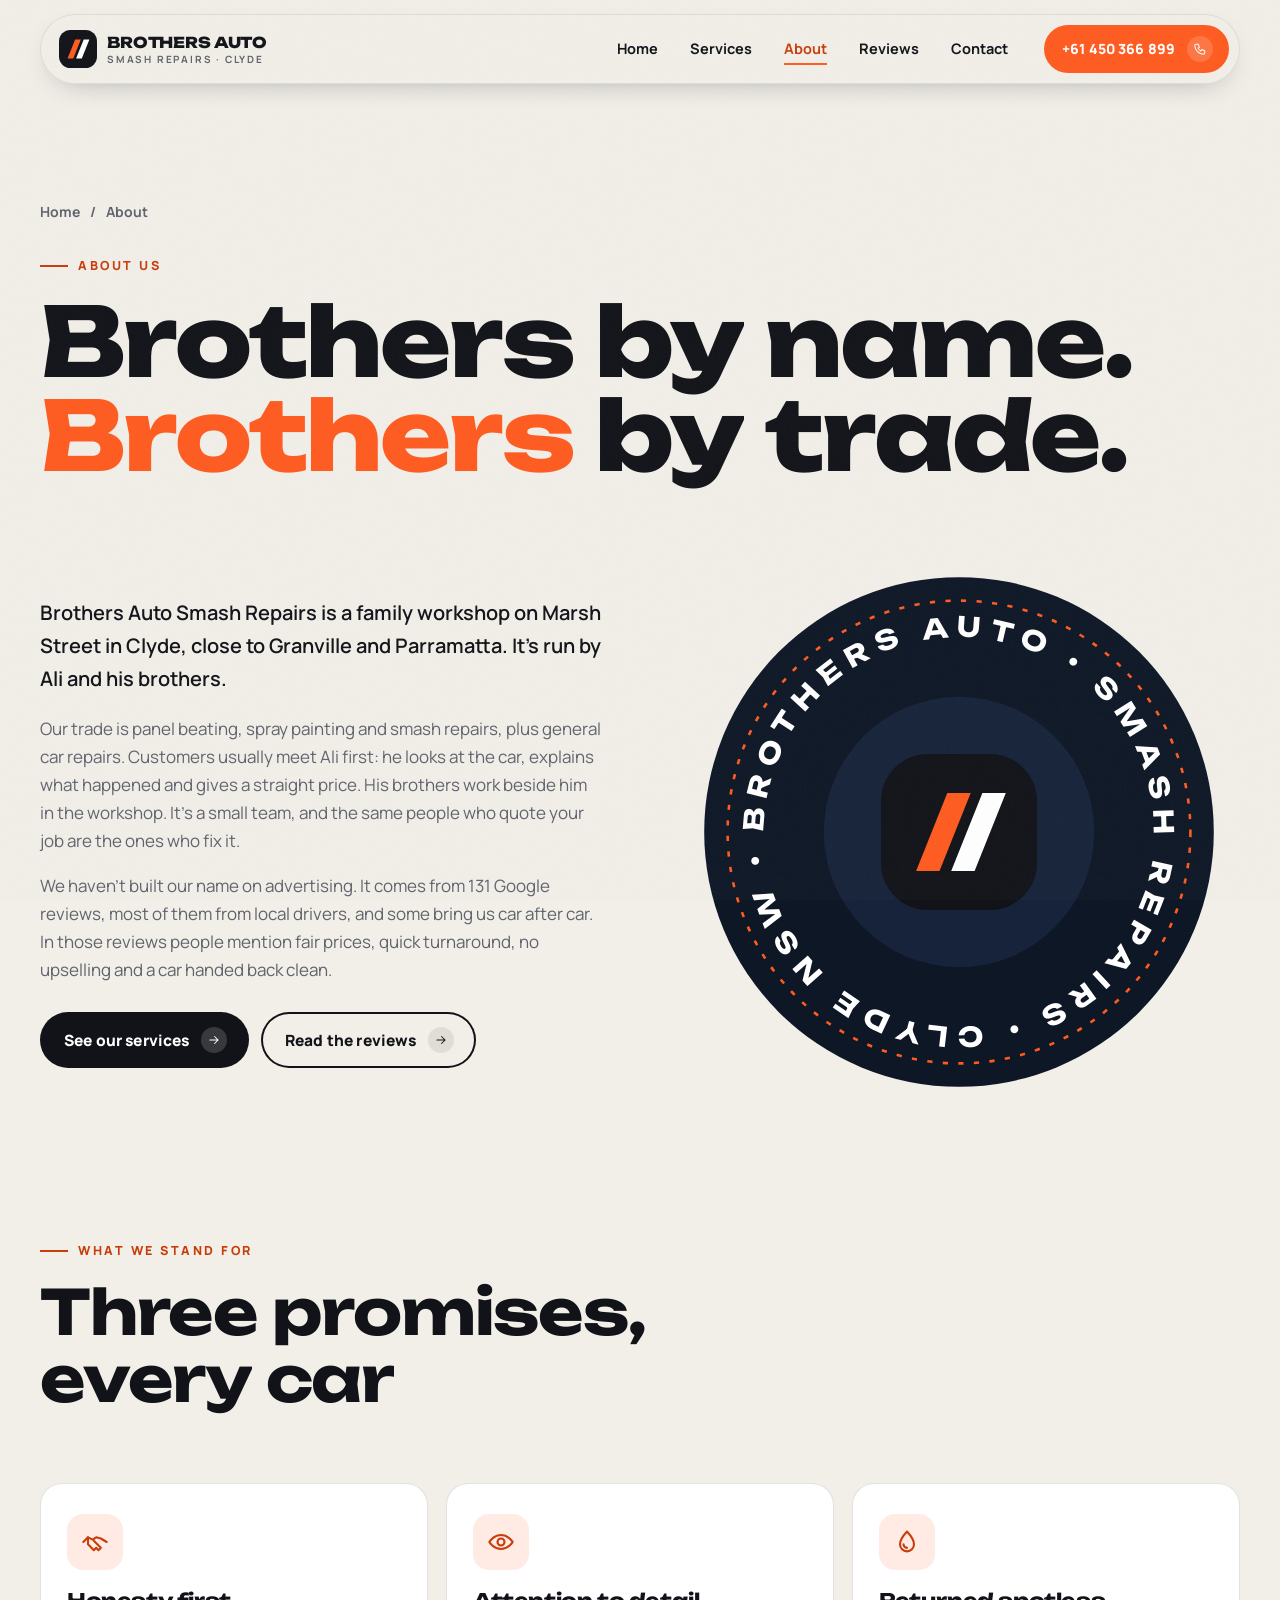
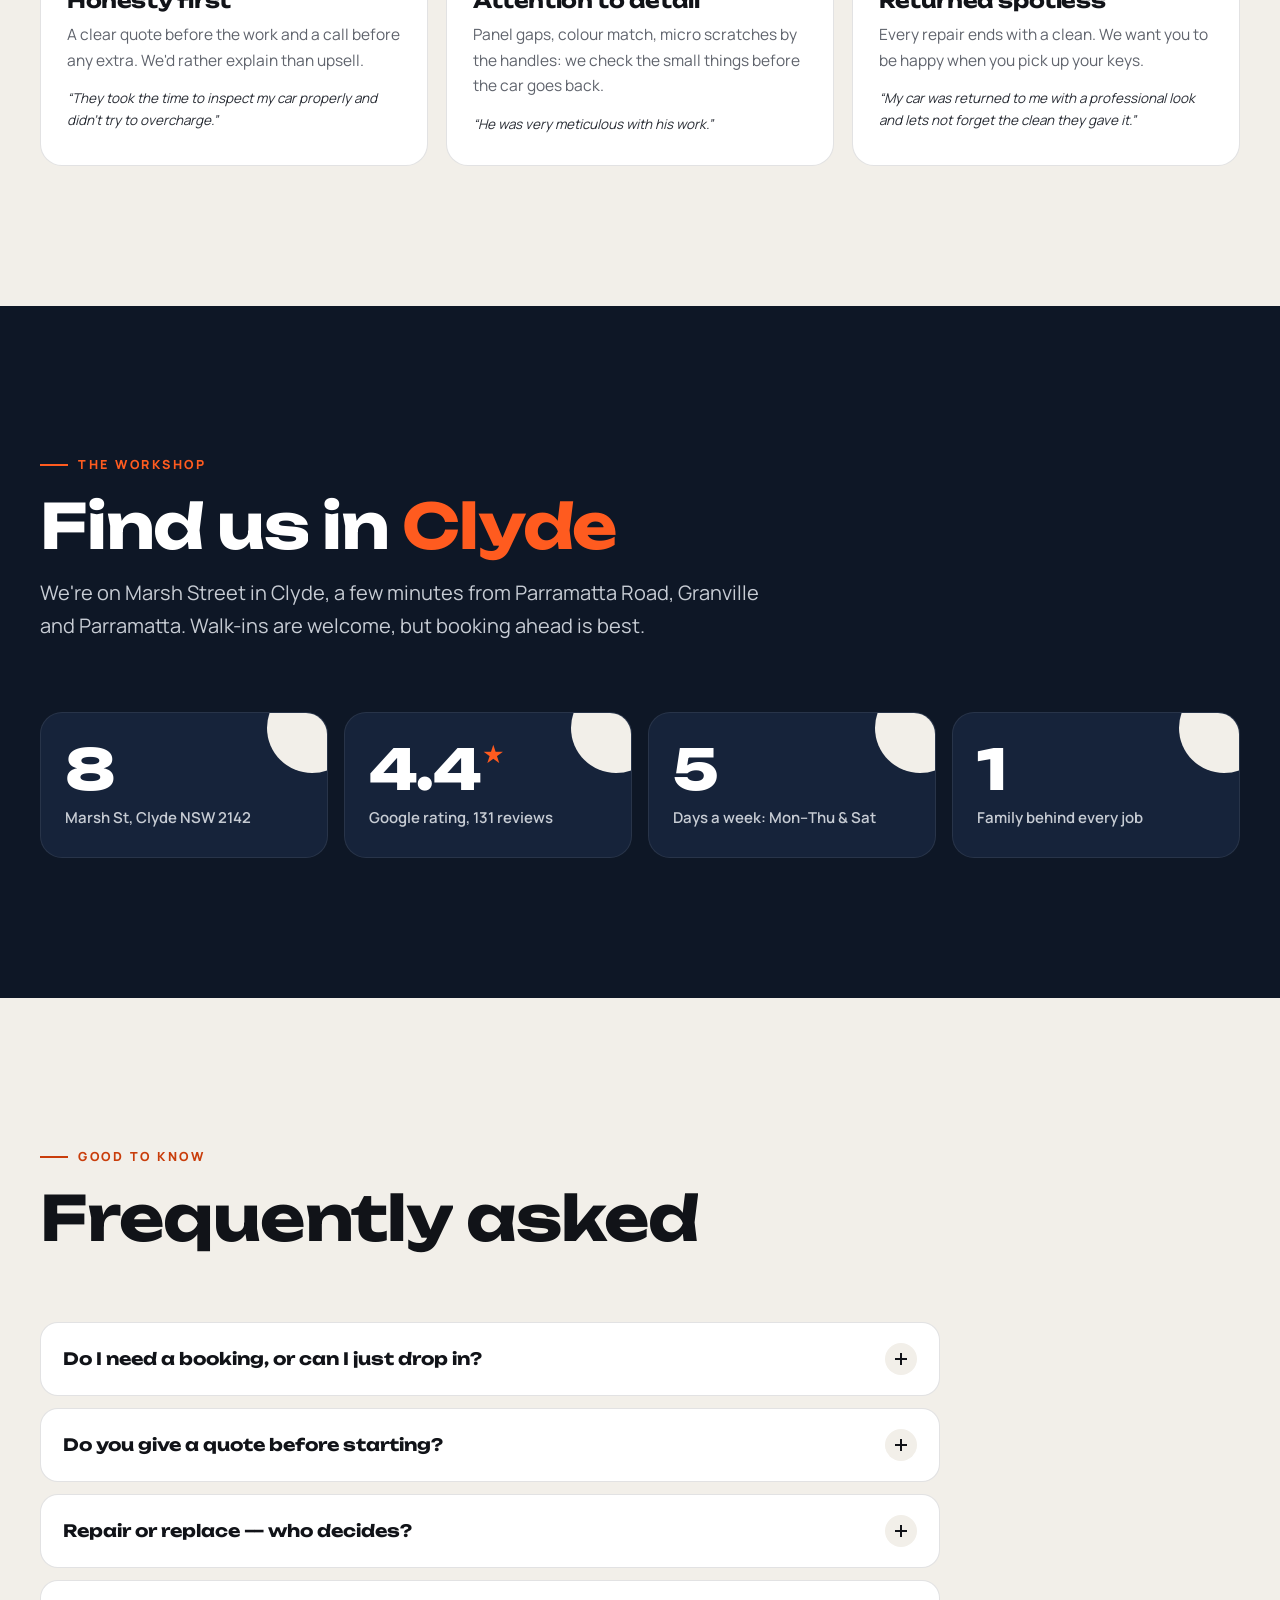
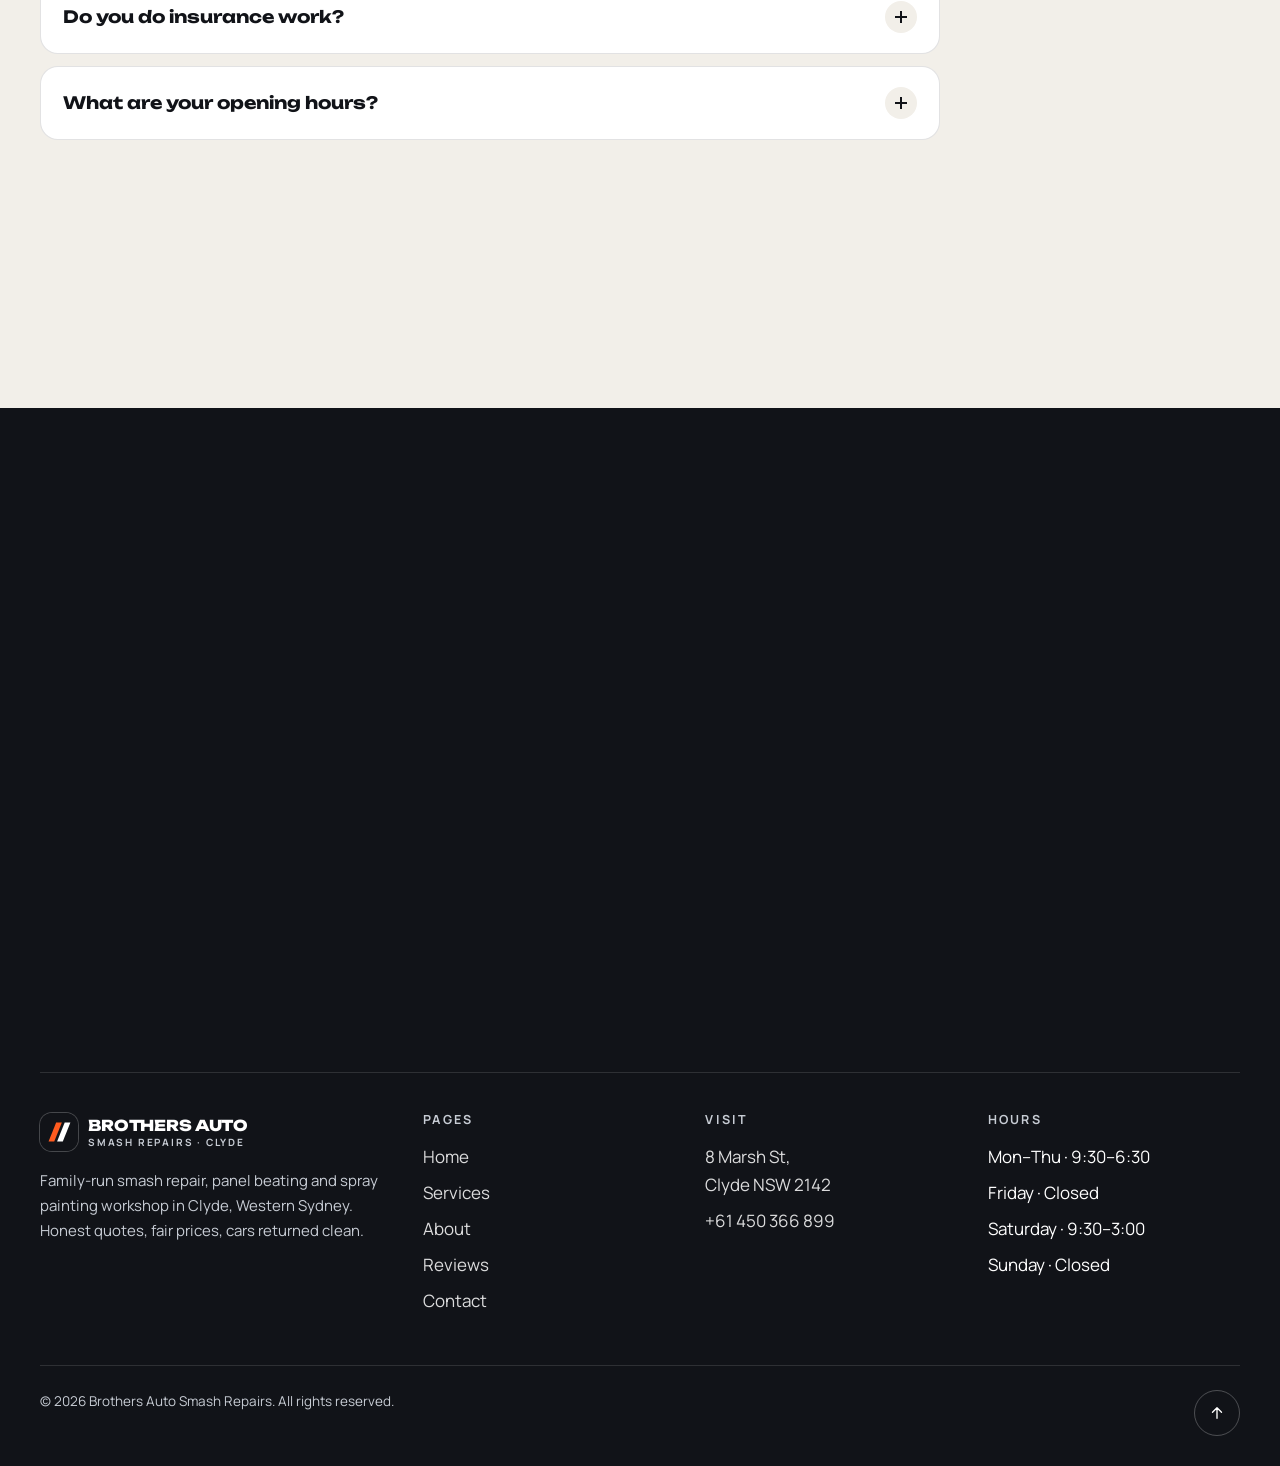
<file: about.html>
<!DOCTYPE html>
<html lang="en">
<head>
<script src="site-safety.js"></script>
<meta charset="utf-8">
<meta name="viewport" content="width=device-width, initial-scale=1, viewport-fit=cover">
<meta name="robots" content="noindex, nofollow">
<title>About | Brothers Auto Smash Repairs, Clyde NSW</title>
<meta name="description" content="A family-run smash repair workshop in Clyde, NSW, run by Ali and his brothers. Honest quotes, attention to detail, cars returned spotless.">
<meta name="theme-color" content="#F2EFE9">
<link rel="icon" type="image/svg+xml" href="img/favicon.svg">
<link rel="icon" type="image/png" sizes="32x32" href="img/favicon-32.png">
<link rel="apple-touch-icon" href="img/apple-touch-icon.png">

<meta property="og:type" content="website">
<meta property="og:site_name" content="Brothers Auto Smash Repairs">
<meta property="og:locale" content="en_AU">
<meta property="og:title" content="About | Brothers Auto Smash Repairs, Clyde NSW">
<meta property="og:description" content="A family-run smash repair workshop in Clyde, NSW, run by Ali and his brothers. Honest quotes, attention to detail, cars returned spotless.">

<meta property="og:image" content="https://konkos-design.github.io/brothers-auto-smash-repairs/img/og-image.jpg">
<meta property="og:image:secure_url" content="https://konkos-design.github.io/brothers-auto-smash-repairs/img/og-image.jpg">
<meta property="og:image:type" content="image/jpeg">
<meta property="og:image:width" content="1200">
<meta property="og:image:height" content="630">
<meta property="og:image:alt" content="Brothers Auto Smash Repairs — smash repairs and spray painting in Clyde NSW, rated 4.8 stars">
<meta name="twitter:card" content="summary_large_image">
<meta name="twitter:title" content="About | Brothers Auto Smash Repairs, Clyde NSW">
<meta name="twitter:description" content="A family-run smash repair workshop in Clyde, NSW, run by Ali and his brothers. Honest quotes, attention to detail, cars returned spotless.">
<meta name="twitter:image" content="https://konkos-design.github.io/brothers-auto-smash-repairs/img/og-image.jpg">
<link rel="preload" href="fonts/unbounded.woff2" as="font" type="font/woff2" crossorigin>
<link rel="preload" href="fonts/manrope.woff2" as="font" type="font/woff2" crossorigin>
<link rel="stylesheet" href="css/style.css">
<link rel="canonical" href="https://konkos-design.github.io/brothers-auto-smash-repairs/about.html">
<meta property="og:url" content="https://konkos-design.github.io/brothers-auto-smash-repairs/about.html">
<link rel="stylesheet" href="site-safety.css">
<script type="application/ld+json">{"@context": "https://schema.org", "@type": "AutoRepair", "name": "Brothers Auto Smash Repairs", "telephone": "+61450366899", "url": "https://konkos-design.github.io/brothers-auto-smash-repairs/"}</script>
</head>
<body>
<div class="progress" aria-hidden="true"></div>
<header class="header">
  <nav class="nav" aria-label="Main">
    <a href="index.html" class="logo" aria-label="Brothers Auto Smash Repairs — home"><svg class="logo-mark" viewBox="0 0 40 40" aria-hidden="true"><rect width="40" height="40" rx="12" fill="#111318"/><path d="M9 30L17 10h6l-8 20z" fill="#FF5B1F"/><path d="M18 30l8-20h6l-8 20z" fill="#fff"/></svg><span>BROTHERS AUTO<small>Smash Repairs · Clyde</small></span></a>
    <ul class="nav-links"><li><a href="index.html">Home</a></li><li><a href="services.html">Services</a></li><li><a href="about.html" aria-current="page">About</a></li><li><a href="reviews.html">Reviews</a></li><li><a href="contact.html">Contact</a></li></ul>
    <a href="tel:+61450366899" class="btn btn--accent btn--sm nav-cta"><span><span class="nowrap">+61 450 366 899</span></span><span class="ico"><svg viewBox="0 0 24 24" fill="none" stroke="currentColor" stroke-width="1.8" stroke-linecap="round" stroke-linejoin="round" aria-hidden="true"><path d="M5 4h4l2 5-2.5 1.5a11 11 0 0 0 5 5L15 13l5 2v4a2 2 0 0 1-2 2A16 16 0 0 1 3 6a2 2 0 0 1 2-2z"/></svg></span></a>
    <button class="burger" aria-label="Open menu" aria-expanded="false" aria-controls="mmenu"><span></span><span></span><span></span></button>
  </nav>
</header>
<div class="mobile-menu" id="mmenu" aria-hidden="true">
  <ul><li><a class="m-link" href="index.html"><span>01</span>Home</a></li><li><a class="m-link" href="services.html"><span>02</span>Services</a></li><li><a class="m-link" href="about.html" aria-current="page"><span>03</span>About</a></li><li><a class="m-link" href="reviews.html"><span>04</span>Reviews</a></li><li><a class="m-link" href="contact.html"><span>05</span>Contact</a></li></ul>
  <div class="m-foot">
    <a href="tel:+61450366899" class="btn btn--accent"><span>Call <span class="nowrap">+61 450 366 899</span></span><span class="ico"><svg viewBox="0 0 24 24" fill="none" stroke="currentColor" stroke-width="1.8" stroke-linecap="round" stroke-linejoin="round" aria-hidden="true"><path d="M5 4h4l2 5-2.5 1.5a11 11 0 0 0 5 5L15 13l5 2v4a2 2 0 0 1-2 2A16 16 0 0 1 3 6a2 2 0 0 1 2-2z"/></svg></span></a>
    <p>8 Marsh St, Clyde NSW 2142<br><span class="nowrap">Mon–Thu</span> <span class="nowrap">9:30–6:30</span> · Sat <span class="nowrap">9:30–3:00</span></p>
  </div>
</div>
<main>

<section class="page-hero">
  <div class="wrap">
    <div class="crumbs" data-reveal><a href="index.html">Home</a><span>/</span><span>About</span></div>
    <span class="eyebrow" data-reveal>About us</span>
    <h1 data-split>Brothers by name. <span class="accent">Brothers</span> by trade.</h1>
  </div>
</section>

<section class="section" style="padding-top:0">
  <div class="wrap about-grid">
    <div>
      <p class="lead" data-reveal style="color:var(--ink);font-weight:600">Brothers Auto Smash Repairs is a family workshop on Marsh Street in Clyde, close to Granville and Parramatta. It's run by Ali and his brothers.</p>
      <p data-reveal style="color:var(--muted)">Our trade is panel beating, spray painting and smash repairs, plus general car repairs. Customers usually meet Ali first: he looks at the car, explains what happened and gives a straight price. His brothers work beside him in the workshop. It's a small team, and the same people who quote your job are the ones who fix it.</p>
      <p data-reveal style="color:var(--muted)">We haven't built our name on advertising. It comes from 131 Google reviews, most of them from local drivers, and some bring us car after car. In those reviews people mention fair prices, quick turnaround, no upselling and a car handed back clean.</p>
      <div class="hero-actions" data-reveal style="margin-top:28px"><a href="services.html" class="btn "><span>See our services</span><span class="ico"><svg viewBox="0 0 24 24" fill="none" stroke="currentColor" stroke-width="1.8" stroke-linecap="round" stroke-linejoin="round" aria-hidden="true"><path d="M5 12h14M13 6l6 6-6 6"/></svg></span></a><a href="reviews.html" class="btn btn--ghost"><span>Read the reviews</span><span class="ico"><svg viewBox="0 0 24 24" fill="none" stroke="currentColor" stroke-width="1.8" stroke-linecap="round" stroke-linejoin="round" aria-hidden="true"><path d="M5 12h14M13 6l6 6-6 6"/></svg></span></a></div>
    </div>
    <div class="brothers-art" data-reveal="scale"><svg viewBox="0 0 400 400" aria-hidden="true">
  <defs><path id="circ" d="M200 200 m-150 0 a150 150 0 1 1 300 0 a150 150 0 1 1 -300 0"/></defs>
  <circle cx="200" cy="200" r="196" fill="#0E1726"/>
  <circle cx="200" cy="200" r="178" fill="none" stroke="#FF5B1F" stroke-width="2" stroke-dasharray="4 8"/>
  <g class="seal-spin" style="transform-origin:200px 200px;animation:spin 26s linear infinite">
    <text font-family="Unbounded, sans-serif" font-weight="700" font-size="21" letter-spacing="6.5" fill="#fff"><textPath href="#circ">BROTHERS AUTO • SMASH REPAIRS • CLYDE NSW • </textPath></text>
  </g>
  <circle cx="200" cy="200" r="104" fill="#16233A"/>
  <g transform="translate(140 140) scale(3)"><rect width="40" height="40" rx="12" fill="#111318"/><path d="M9 30L17 10h6l-8 20z" fill="#FF5B1F"/><path d="M18 30l8-20h6l-8 20z" fill="#fff"/></g>
</svg></div>
  </div>
</section>

<section class="section" style="padding-top:0">
  <div class="wrap">
    <div class="sec-head"><div><span class="eyebrow" data-reveal>What we stand for</span><h2 class="h-lg" data-split>Three promises, every car</h2></div></div>
    <div class="values" data-stagger=".1">
      <div class="value"><span class="ico-md"><svg viewBox="0 0 24 24" fill="none" stroke="currentColor" stroke-width="1.8" stroke-linecap="round" stroke-linejoin="round" aria-hidden="true"><path d="M2 12l4-4 4 2 3-2 4 1 5 3"/><path d="M6 8v6l5 5 2-2 2 2 2-2-6-6"/></svg></span><h3>Honesty first</h3><p>A clear quote before the work and a call before any extra. We'd rather explain than upsell.</p><span class="from">“They took the time to inspect my car properly and didn’t try to overcharge.”</span></div>
      <div class="value"><span class="ico-md"><svg viewBox="0 0 24 24" fill="none" stroke="currentColor" stroke-width="1.8" stroke-linecap="round" stroke-linejoin="round" aria-hidden="true"><path d="M2 12s3.6-6 10-6 10 6 10 6-3.6 6-10 6S2 12 2 12z"/><circle cx="12" cy="12" r="3"/></svg></span><h3>Attention to detail</h3><p>Panel gaps, colour match, micro scratches by the handles: we check the small things before the car goes back.</p><span class="from">“He was very meticulous with his work.”</span></div>
      <div class="value"><span class="ico-md"><svg viewBox="0 0 24 24" fill="none" stroke="currentColor" stroke-width="1.8" stroke-linecap="round" stroke-linejoin="round" aria-hidden="true"><path d="M12 3s6 6.4 6 11a6 6 0 0 1-12 0c0-4.6 6-11 6-11z"/><path d="M9 14a3 3 0 0 0 3 3"/></svg></span><h3>Returned spotless</h3><p>Every repair ends with a clean. We want you to be happy when you pick up your keys.</p><span class="from">“My car was returned to me with a professional look and lets not forget the clean they gave it.”</span></div>
    </div>
  </div>
</section>

<section class="section on-dark">
  <div class="wrap">
    <div class="sec-head"><div><span class="eyebrow" data-reveal>The workshop</span><h2 class="h-lg" data-split>Find us in <span class="accent">Clyde</span></h2><p class="lead" data-reveal>We're on Marsh Street in Clyde, a few minutes from Parramatta Road, Granville and Parramatta. <span class="nowrap">Walk-ins</span> are welcome, but booking ahead is best.</p></div></div>
    <div class="stats" data-stagger=".1">
      <div class="stat" style="background:var(--night-2);border-color:rgba(255,255,255,.08)"><div class="num" style="color:#fff">8</div><p style="color:var(--steel)">Marsh St, Clyde NSW 2142</p></div>
      <div class="stat" style="background:var(--night-2);border-color:rgba(255,255,255,.08)"><div class="num" style="color:#fff"><span data-count="4.8">4.8</span><sup>★</sup></div><p style="color:var(--steel)">Google rating, 131 reviews</p></div>
      <div class="stat" style="background:var(--night-2);border-color:rgba(255,255,255,.08)"><div class="num" style="color:#fff">5</div><p style="color:var(--steel)">Days a week: <span class="nowrap">Mon–Thu</span> &amp; Sat</p></div>
      <div class="stat" style="background:var(--night-2);border-color:rgba(255,255,255,.08)"><div class="num" style="color:#fff">1</div><p style="color:var(--steel)">Family behind every job</p></div>
    </div>
  </div>
</section>

<section class="section">
  <div class="wrap">
    <div class="sec-head"><div><span class="eyebrow" data-reveal>Good to know</span><h2 class="h-lg" data-split>Frequently asked</h2></div></div>
    <div class="faq" data-stagger=".06">
      <details><summary>Do I need a booking, or can I just drop in?<i></i></summary><div class="ans"><p><span class="nowrap">Walk-ins</span> are welcome and we'll look at your car straight away if we can. For bigger repairs, call ahead on <span class="nowrap">+61 450 366 899</span> so we can plan the job.</p></div></details>
      <details><summary>Do you give a quote before starting?<i></i></summary><div class="ans"><p>Always. We explain the damage and give you a price first. If we find more work during the repair, we'll call you before doing it.</p></div></details>
      <details><summary>Repair or replace — who decides?<i></i></summary><div class="ans"><p>You do. Where a part like a bumper can be repaired or replaced, we'll explain both options and their prices so you can choose.</p></div></details>
      <details><summary>Do you do insurance work?<i></i></summary><div class="ans"><p>Yes, we do insurance and private repairs. Bring your claim details and we'll help with the process.</p></div></details>
      <details><summary>What are your opening hours?<i></i></summary><div class="ans"><p>Monday to Thursday 9:30 am – 6:30 pm, Saturday 9:30 am – 3:00 pm. We're closed on Friday and Sunday.</p></div></details>
    </div>
  </div>
</section>

</main>
<footer class="footer">
  <div class="wrap">
    <div class="footer-big" data-reveal="spray"><a href="tel:+61450366899">Bent? Scratched?<br><span class="stroke">Call the brothers.</span></a></div>
    <div class="footer-grid">
      <div>
        <a href="index.html" class="logo" style="margin-bottom:18px"><svg class="logo-mark" viewBox="0 0 40 40" aria-hidden="true"><rect width="40" height="40" rx="12" fill="#111318"/><path d="M9 30L17 10h6l-8 20z" fill="#FF5B1F"/><path d="M18 30l8-20h6l-8 20z" fill="#fff"/></svg><span>BROTHERS AUTO<small>Smash Repairs · Clyde</small></span></a>
        <p><span class="nowrap">Family-run</span> smash repair, panel beating and spray painting workshop in Clyde, Western Sydney. Honest quotes, fair prices, cars returned clean.</p>
      </div>
      <div><h4>Pages</h4><ul><li><a href="index.html">Home</a></li><li><a href="services.html">Services</a></li><li><a href="about.html">About</a></li><li><a href="reviews.html">Reviews</a></li><li><a href="contact.html">Contact</a></li></ul></div>
      <div><h4>Visit</h4><ul><li><a href="https://maps.app.goo.gl/KaYa8WC39C3SwUpP8" target="_blank" rel="noopener">8 Marsh St,<br>Clyde NSW 2142</a></li><li><a href="tel:+61450366899"><span class="nowrap">+61 450 366 899</span></a></li></ul></div>
      <div><h4>Hours</h4><ul><li><span class="nowrap">Mon–Thu</span> · <span class="nowrap">9:30–6:30</span></li><li>Friday · Closed</li><li>Saturday · <span class="nowrap">9:30–3:00</span></li><li>Sunday · Closed</li></ul></div>
    </div>
    <div class="footer-bottom">
      <span>© <span data-year>2026</span> Brothers Auto Smash Repairs. All rights reserved.</span>
      <button class="to-top" aria-label="Back to top"><svg viewBox="0 0 24 24" fill="none" stroke="currentColor" stroke-width="1.8" stroke-linecap="round" stroke-linejoin="round" aria-hidden="true"><path d="M12 19V5M6 11l6-6 6 6"/></svg></button>
    </div>
  </div>
</footer>
<a href="tel:+61450366899" class="fab" aria-label="Call Brothers Auto"><svg viewBox="0 0 24 24" fill="none" stroke="currentColor" stroke-width="1.8" stroke-linecap="round" stroke-linejoin="round" aria-hidden="true"><path d="M5 4h4l2 5-2.5 1.5a11 11 0 0 0 5 5L15 13l5 2v4a2 2 0 0 1-2 2A16 16 0 0 1 3 6a2 2 0 0 1 2-2z"/></svg><span>Call now</span></a>
<script src="js/main.js"></script>
</body>
</html>
</file>
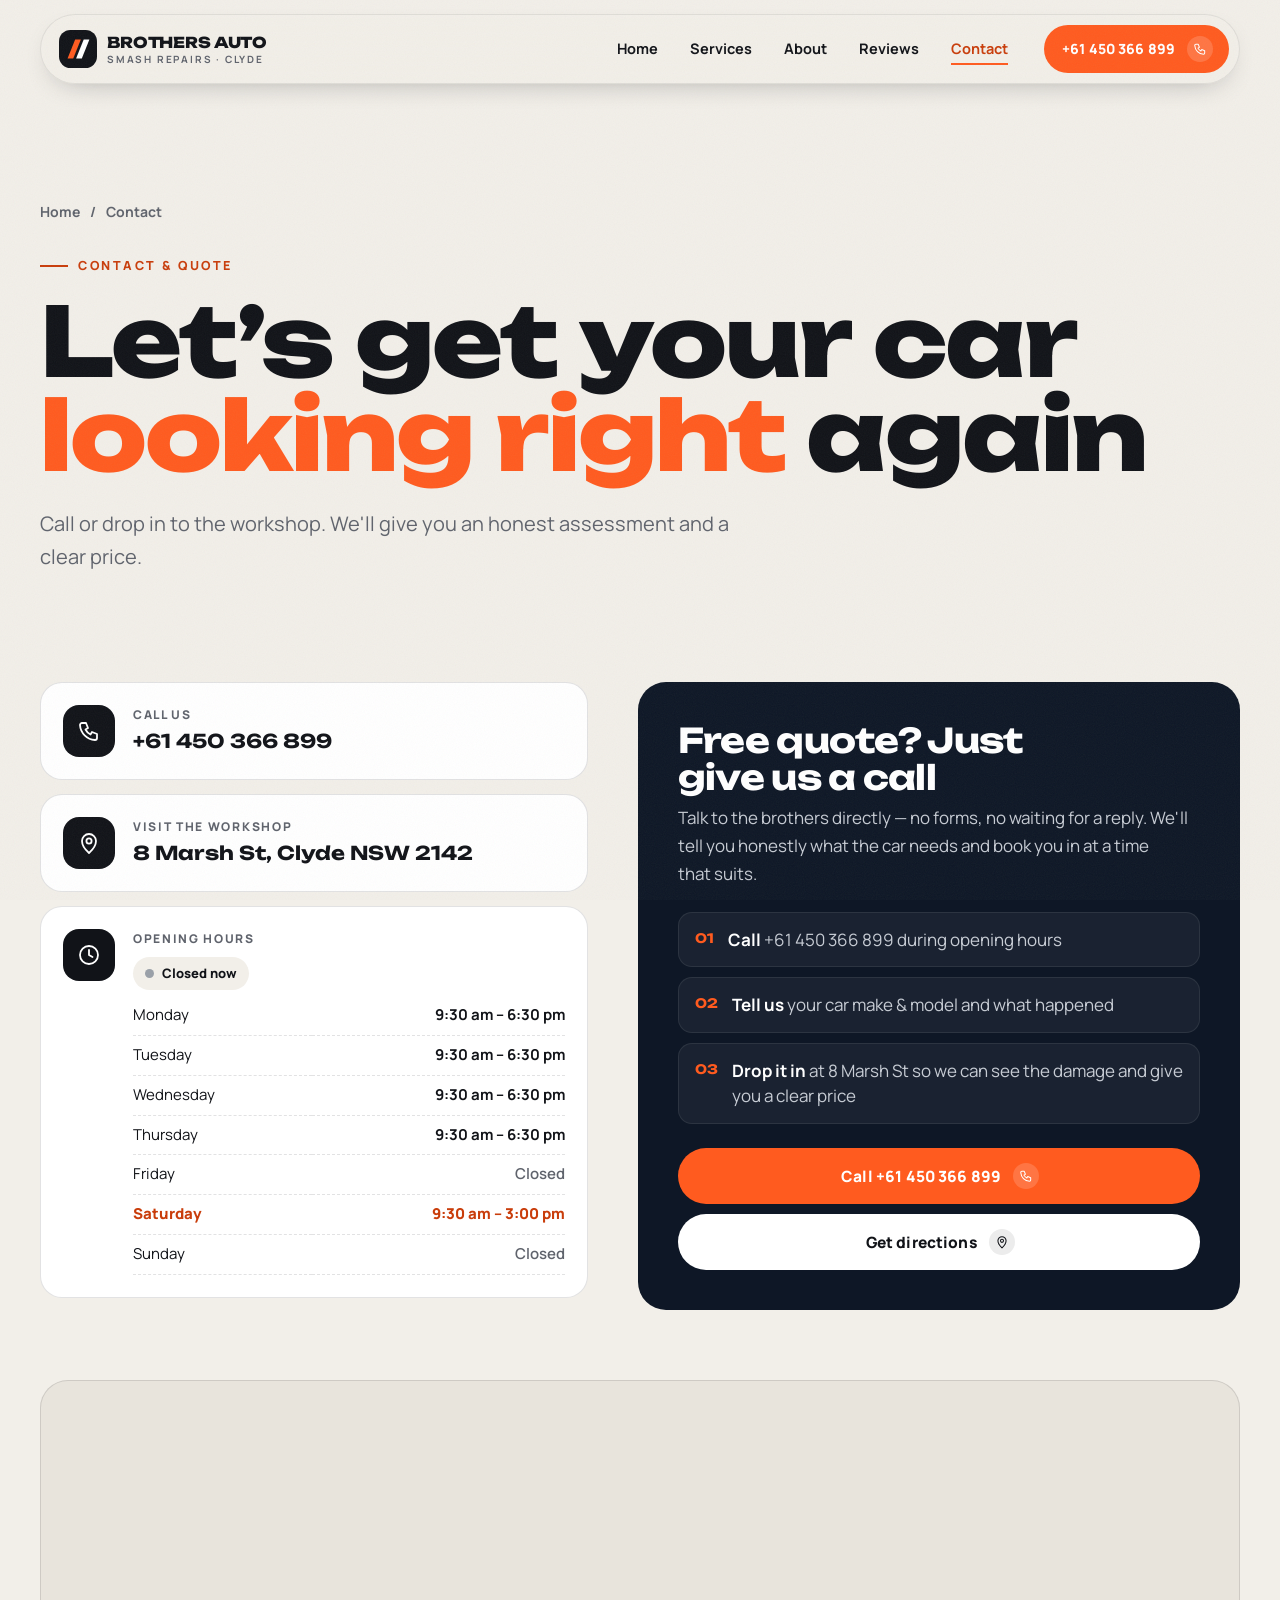
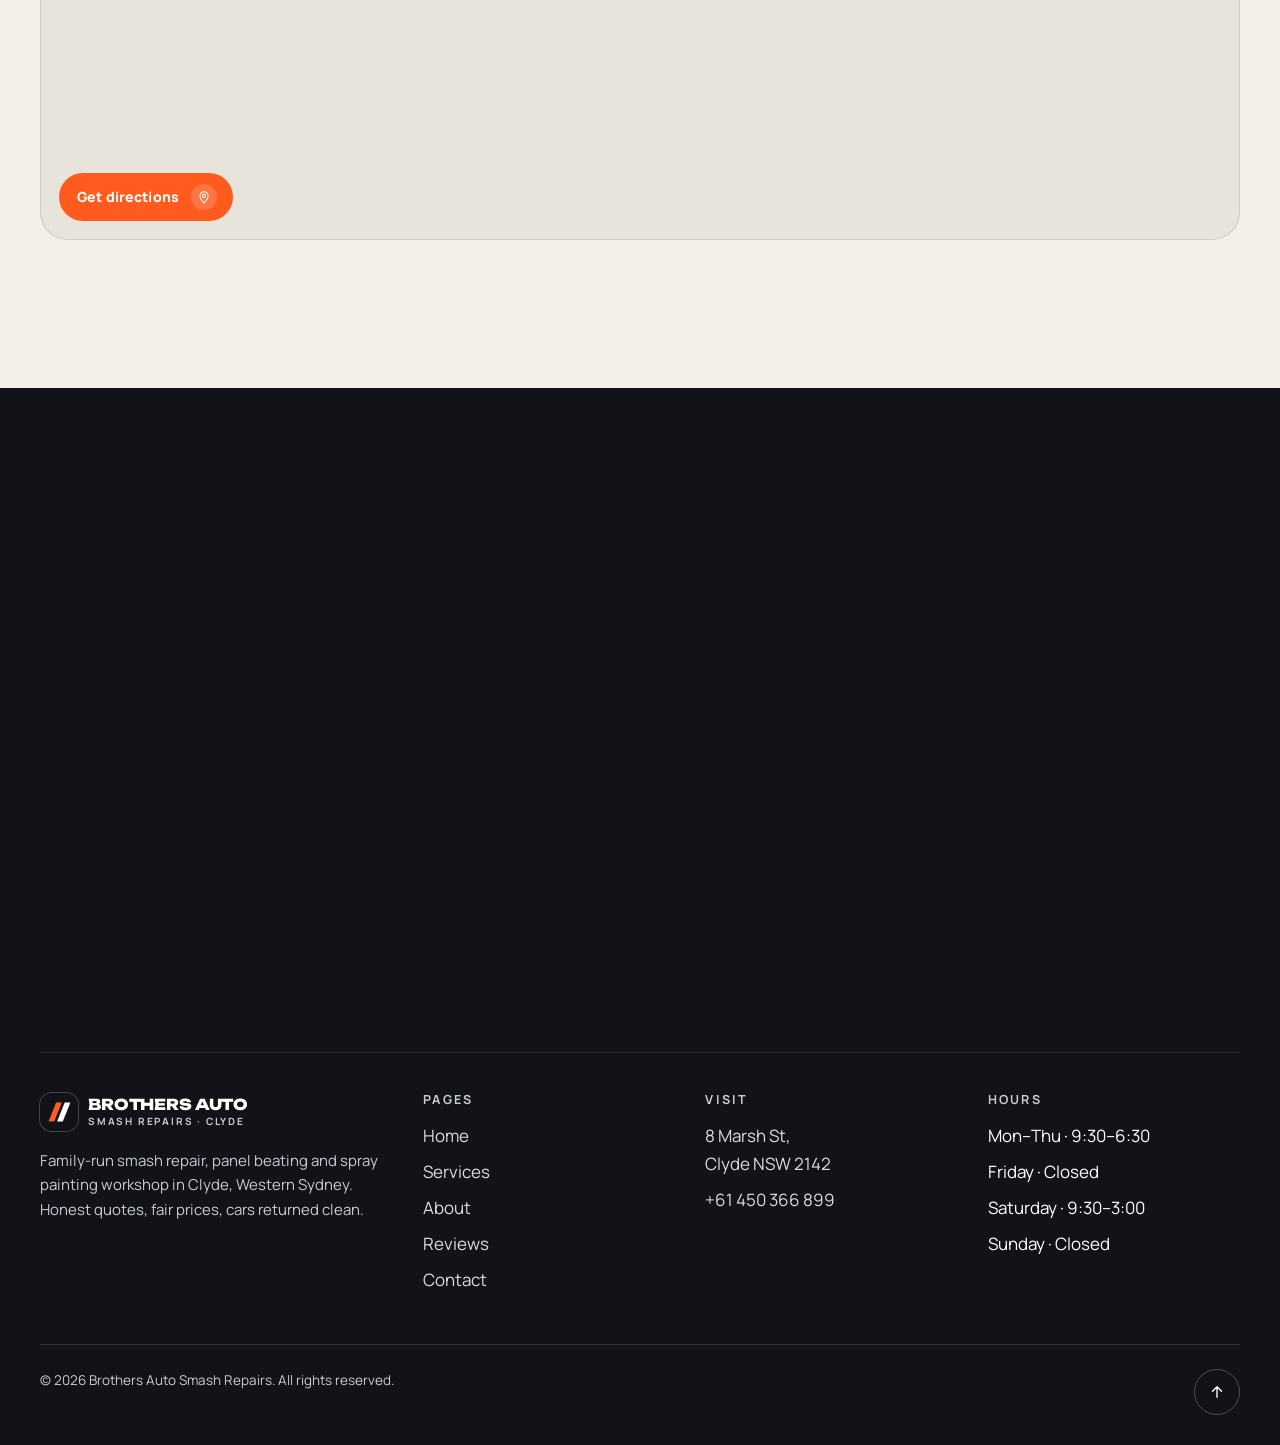
<file: contact.html>
<!DOCTYPE html>
<html lang="en">
<head>
<script src="site-safety.js"></script>
<meta charset="utf-8">
<meta name="viewport" content="width=device-width, initial-scale=1, viewport-fit=cover">
<meta name="robots" content="noindex, nofollow">
<title>Contact | Brothers Auto Smash Repairs, 8 Marsh St Clyde NSW</title>
<meta name="description" content="Call +61 450 366 899 or visit 8 Marsh St, Clyde NSW 2142. Free smash repair quotes. Open Mon–Thu 9:30–6:30, Sat 9:30–3.">
<meta name="theme-color" content="#F2EFE9">
<link rel="icon" type="image/svg+xml" href="img/favicon.svg">
<link rel="icon" type="image/png" sizes="32x32" href="img/favicon-32.png">
<link rel="apple-touch-icon" href="img/apple-touch-icon.png">

<meta property="og:type" content="website">
<meta property="og:site_name" content="Brothers Auto Smash Repairs">
<meta property="og:locale" content="en_AU">
<meta property="og:title" content="Contact | Brothers Auto Smash Repairs, 8 Marsh St Clyde NSW">
<meta property="og:description" content="Call +61 450 366 899 or visit 8 Marsh St, Clyde NSW 2142. Free smash repair quotes. Open Mon–Thu 9:30–6:30, Sat 9:30–3.">

<meta property="og:image" content="https://konkos-design.github.io/brothers-auto-smash-repairs/img/og-image.jpg">
<meta property="og:image:secure_url" content="https://konkos-design.github.io/brothers-auto-smash-repairs/img/og-image.jpg">
<meta property="og:image:type" content="image/jpeg">
<meta property="og:image:width" content="1200">
<meta property="og:image:height" content="630">
<meta property="og:image:alt" content="Brothers Auto Smash Repairs — smash repairs and spray painting in Clyde NSW, rated 4.8 stars">
<meta name="twitter:card" content="summary_large_image">
<meta name="twitter:title" content="Contact | Brothers Auto Smash Repairs, 8 Marsh St Clyde NSW">
<meta name="twitter:description" content="Call +61 450 366 899 or visit 8 Marsh St, Clyde NSW 2142. Free smash repair quotes. Open Mon–Thu 9:30–6:30, Sat 9:30–3.">
<meta name="twitter:image" content="https://konkos-design.github.io/brothers-auto-smash-repairs/img/og-image.jpg">
<link rel="preload" href="fonts/unbounded.woff2" as="font" type="font/woff2" crossorigin>
<link rel="preload" href="fonts/manrope.woff2" as="font" type="font/woff2" crossorigin>
<link rel="stylesheet" href="css/style.css">
<link rel="canonical" href="https://konkos-design.github.io/brothers-auto-smash-repairs/contact.html">
<meta property="og:url" content="https://konkos-design.github.io/brothers-auto-smash-repairs/contact.html">
<link rel="stylesheet" href="site-safety.css">
<script type="application/ld+json">{"@context": "https://schema.org", "@type": "AutoRepair", "name": "Brothers Auto Smash Repairs", "telephone": "+61450366899", "url": "https://konkos-design.github.io/brothers-auto-smash-repairs/"}</script>
</head>
<body>
<div class="progress" aria-hidden="true"></div>
<header class="header">
  <nav class="nav" aria-label="Main">
    <a href="index.html" class="logo" aria-label="Brothers Auto Smash Repairs — home"><svg class="logo-mark" viewBox="0 0 40 40" aria-hidden="true"><rect width="40" height="40" rx="12" fill="#111318"/><path d="M9 30L17 10h6l-8 20z" fill="#FF5B1F"/><path d="M18 30l8-20h6l-8 20z" fill="#fff"/></svg><span>BROTHERS AUTO<small>Smash Repairs · Clyde</small></span></a>
    <ul class="nav-links"><li><a href="index.html">Home</a></li><li><a href="services.html">Services</a></li><li><a href="about.html">About</a></li><li><a href="reviews.html">Reviews</a></li><li><a href="contact.html" aria-current="page">Contact</a></li></ul>
    <a href="tel:+61450366899" class="btn btn--accent btn--sm nav-cta"><span><span class="nowrap">+61 450 366 899</span></span><span class="ico"><svg viewBox="0 0 24 24" fill="none" stroke="currentColor" stroke-width="1.8" stroke-linecap="round" stroke-linejoin="round" aria-hidden="true"><path d="M5 4h4l2 5-2.5 1.5a11 11 0 0 0 5 5L15 13l5 2v4a2 2 0 0 1-2 2A16 16 0 0 1 3 6a2 2 0 0 1 2-2z"/></svg></span></a>
    <button class="burger" aria-label="Open menu" aria-expanded="false" aria-controls="mmenu"><span></span><span></span><span></span></button>
  </nav>
</header>
<div class="mobile-menu" id="mmenu" aria-hidden="true">
  <ul><li><a class="m-link" href="index.html"><span>01</span>Home</a></li><li><a class="m-link" href="services.html"><span>02</span>Services</a></li><li><a class="m-link" href="about.html"><span>03</span>About</a></li><li><a class="m-link" href="reviews.html"><span>04</span>Reviews</a></li><li><a class="m-link" href="contact.html" aria-current="page"><span>05</span>Contact</a></li></ul>
  <div class="m-foot">
    <a href="tel:+61450366899" class="btn btn--accent"><span>Call <span class="nowrap">+61 450 366 899</span></span><span class="ico"><svg viewBox="0 0 24 24" fill="none" stroke="currentColor" stroke-width="1.8" stroke-linecap="round" stroke-linejoin="round" aria-hidden="true"><path d="M5 4h4l2 5-2.5 1.5a11 11 0 0 0 5 5L15 13l5 2v4a2 2 0 0 1-2 2A16 16 0 0 1 3 6a2 2 0 0 1 2-2z"/></svg></span></a>
    <p>8 Marsh St, Clyde NSW 2142<br><span class="nowrap">Mon–Thu</span> <span class="nowrap">9:30–6:30</span> · Sat <span class="nowrap">9:30–3:00</span></p>
  </div>
</div>
<main>

<section class="page-hero">
  <div class="wrap">
    <div class="crumbs" data-reveal><a href="index.html">Home</a><span>/</span><span>Contact</span></div>
    <span class="eyebrow" data-reveal>Contact &amp; quote</span>
    <h1 data-split>Let’s get your car <span class="accent">looking right</span> again</h1>
    <p class="lead" data-reveal style="--d:.3s">Call or drop in to the workshop. We'll give you an honest assessment and a clear price.</p>
  </div>
</section>

<section style="padding-bottom:20px">
  <div class="wrap contact-grid">
    <div class="info-cards" data-stagger=".08">
      <a class="info-card" href="tel:+61450366899"><span class="ico-md"><svg viewBox="0 0 24 24" fill="none" stroke="currentColor" stroke-width="1.8" stroke-linecap="round" stroke-linejoin="round" aria-hidden="true"><path d="M5 4h4l2 5-2.5 1.5a11 11 0 0 0 5 5L15 13l5 2v4a2 2 0 0 1-2 2A16 16 0 0 1 3 6a2 2 0 0 1 2-2z"/></svg></span><span><small>Call us</small><strong><span class="nowrap">+61 450 366 899</span></strong></span></a>
      <a class="info-card" href="https://maps.app.goo.gl/KaYa8WC39C3SwUpP8" target="_blank" rel="noopener"><span class="ico-md"><svg viewBox="0 0 24 24" fill="none" stroke="currentColor" stroke-width="1.8" stroke-linecap="round" stroke-linejoin="round" aria-hidden="true"><path d="M12 22s7-6.2 7-12a7 7 0 1 0-14 0c0 5.8 7 12 7 12z"/><circle cx="12" cy="10" r="2.6"/></svg></span><span><small>Visit the workshop</small><strong>8 Marsh St, <span class="nowrap">Clyde NSW 2142</span></strong></span></a>
      <div class="info-card hours-card"><span class="ico-md"><svg viewBox="0 0 24 24" fill="none" stroke="currentColor" stroke-width="1.8" stroke-linecap="round" stroke-linejoin="round" aria-hidden="true"><circle cx="12" cy="12" r="9"/><path d="M12 7v5l3.5 2"/></svg></span><span style="flex:1;min-width:0"><small>Opening hours</small><span class="status" data-status style="margin-top:8px"><i></i><span>Checking…</span></span><table class="hours"><tr data-day="1"><td>Monday</td><td>9:30 am – 6:30 pm</td></tr><tr data-day="2"><td>Tuesday</td><td>9:30 am – 6:30 pm</td></tr><tr data-day="3"><td>Wednesday</td><td>9:30 am – 6:30 pm</td></tr><tr data-day="4"><td>Thursday</td><td>9:30 am – 6:30 pm</td></tr><tr data-day="5" class="closed"><td>Friday</td><td>Closed</td></tr><tr data-day="6"><td>Saturday</td><td>9:30 am – 3:00 pm</td></tr><tr data-day="0" class="closed"><td>Sunday</td><td>Closed</td></tr></table></span></div>
    </div>

    <div class="form call-panel" data-reveal="right">
      <h2>Free quote? Just give us a call</h2>
      <p>Talk to the brothers directly — no forms, no waiting for a reply. We'll tell you honestly what the car needs and book you in at a time that suits.</p>
      <ol class="call-steps">
        <li><b>01</b><span><strong>Call</strong> <span class="nowrap">+61 450 366 899</span> during opening hours</span></li>
        <li><b>02</b><span><strong>Tell us</strong> your car make &amp; model and what happened</span></li>
        <li><b>03</b><span><strong>Drop it in</strong> at 8 Marsh St so we can see the damage and give you a clear price</span></li>
      </ol>
      <a href="tel:+61450366899" class="btn btn--accent"><span>Call <span class="nowrap">+61 450 366 899</span></span><span class="ico"><svg viewBox="0 0 24 24" fill="none" stroke="currentColor" stroke-width="1.8" stroke-linecap="round" stroke-linejoin="round" aria-hidden="true"><path d="M5 4h4l2 5-2.5 1.5a11 11 0 0 0 5 5L15 13l5 2v4a2 2 0 0 1-2 2A16 16 0 0 1 3 6a2 2 0 0 1 2-2z"/></svg></span></a>
      <a href="https://maps.app.goo.gl/KaYa8WC39C3SwUpP8" target="_blank" rel="noopener" class="btn btn--light call-panel__dir"><span>Get directions</span><span class="ico"><svg viewBox="0 0 24 24" fill="none" stroke="currentColor" stroke-width="1.8" stroke-linecap="round" stroke-linejoin="round" aria-hidden="true"><path d="M12 22s7-6.2 7-12a7 7 0 1 0-14 0c0 5.8 7 12 7 12z"/><circle cx="12" cy="10" r="2.6"/></svg></span></a>
    </div>
  </div>
  <div class="wrap">
    <div class="map" data-reveal>
      <iframe title="Map: Brothers Auto Smash Repairs, 8 Marsh St, Clyde NSW" loading="lazy" referrerpolicy="no-referrer-when-downgrade" src="https://maps.google.com/maps?q=Brothers%20Auto%20Smash%20Repairs%2C%208%20Marsh%20St%2C%20Clyde%20NSW%202142&z=16&output=embed"></iframe>
      <div class="map-chip"><a href="https://maps.app.goo.gl/KaYa8WC39C3SwUpP8" class="btn btn--accent btn--sm" target="_blank" rel="noopener"><span>Get directions</span><span class="ico"><svg viewBox="0 0 24 24" fill="none" stroke="currentColor" stroke-width="1.8" stroke-linecap="round" stroke-linejoin="round" aria-hidden="true"><path d="M12 22s7-6.2 7-12a7 7 0 1 0-14 0c0 5.8 7 12 7 12z"/><circle cx="12" cy="10" r="2.6"/></svg></span></a></div>
    </div>
  </div>
</section>

</main>
<footer class="footer">
  <div class="wrap">
    <div class="footer-big" data-reveal="spray"><a href="tel:+61450366899">Bent? Scratched?<br><span class="stroke">Call the brothers.</span></a></div>
    <div class="footer-grid">
      <div>
        <a href="index.html" class="logo" style="margin-bottom:18px"><svg class="logo-mark" viewBox="0 0 40 40" aria-hidden="true"><rect width="40" height="40" rx="12" fill="#111318"/><path d="M9 30L17 10h6l-8 20z" fill="#FF5B1F"/><path d="M18 30l8-20h6l-8 20z" fill="#fff"/></svg><span>BROTHERS AUTO<small>Smash Repairs · Clyde</small></span></a>
        <p><span class="nowrap">Family-run</span> smash repair, panel beating and spray painting workshop in Clyde, Western Sydney. Honest quotes, fair prices, cars returned clean.</p>
      </div>
      <div><h4>Pages</h4><ul><li><a href="index.html">Home</a></li><li><a href="services.html">Services</a></li><li><a href="about.html">About</a></li><li><a href="reviews.html">Reviews</a></li><li><a href="contact.html">Contact</a></li></ul></div>
      <div><h4>Visit</h4><ul><li><a href="https://maps.app.goo.gl/KaYa8WC39C3SwUpP8" target="_blank" rel="noopener">8 Marsh St,<br>Clyde NSW 2142</a></li><li><a href="tel:+61450366899"><span class="nowrap">+61 450 366 899</span></a></li></ul></div>
      <div><h4>Hours</h4><ul><li><span class="nowrap">Mon–Thu</span> · <span class="nowrap">9:30–6:30</span></li><li>Friday · Closed</li><li>Saturday · <span class="nowrap">9:30–3:00</span></li><li>Sunday · Closed</li></ul></div>
    </div>
    <div class="footer-bottom">
      <span>© <span data-year>2026</span> Brothers Auto Smash Repairs. All rights reserved.</span>
      <button class="to-top" aria-label="Back to top"><svg viewBox="0 0 24 24" fill="none" stroke="currentColor" stroke-width="1.8" stroke-linecap="round" stroke-linejoin="round" aria-hidden="true"><path d="M12 19V5M6 11l6-6 6 6"/></svg></button>
    </div>
  </div>
</footer>
<a href="tel:+61450366899" class="fab" aria-label="Call Brothers Auto"><svg viewBox="0 0 24 24" fill="none" stroke="currentColor" stroke-width="1.8" stroke-linecap="round" stroke-linejoin="round" aria-hidden="true"><path d="M5 4h4l2 5-2.5 1.5a11 11 0 0 0 5 5L15 13l5 2v4a2 2 0 0 1-2 2A16 16 0 0 1 3 6a2 2 0 0 1 2-2z"/></svg><span>Call now</span></a>
<script src="js/main.js"></script>
</body>
</html>
</file>
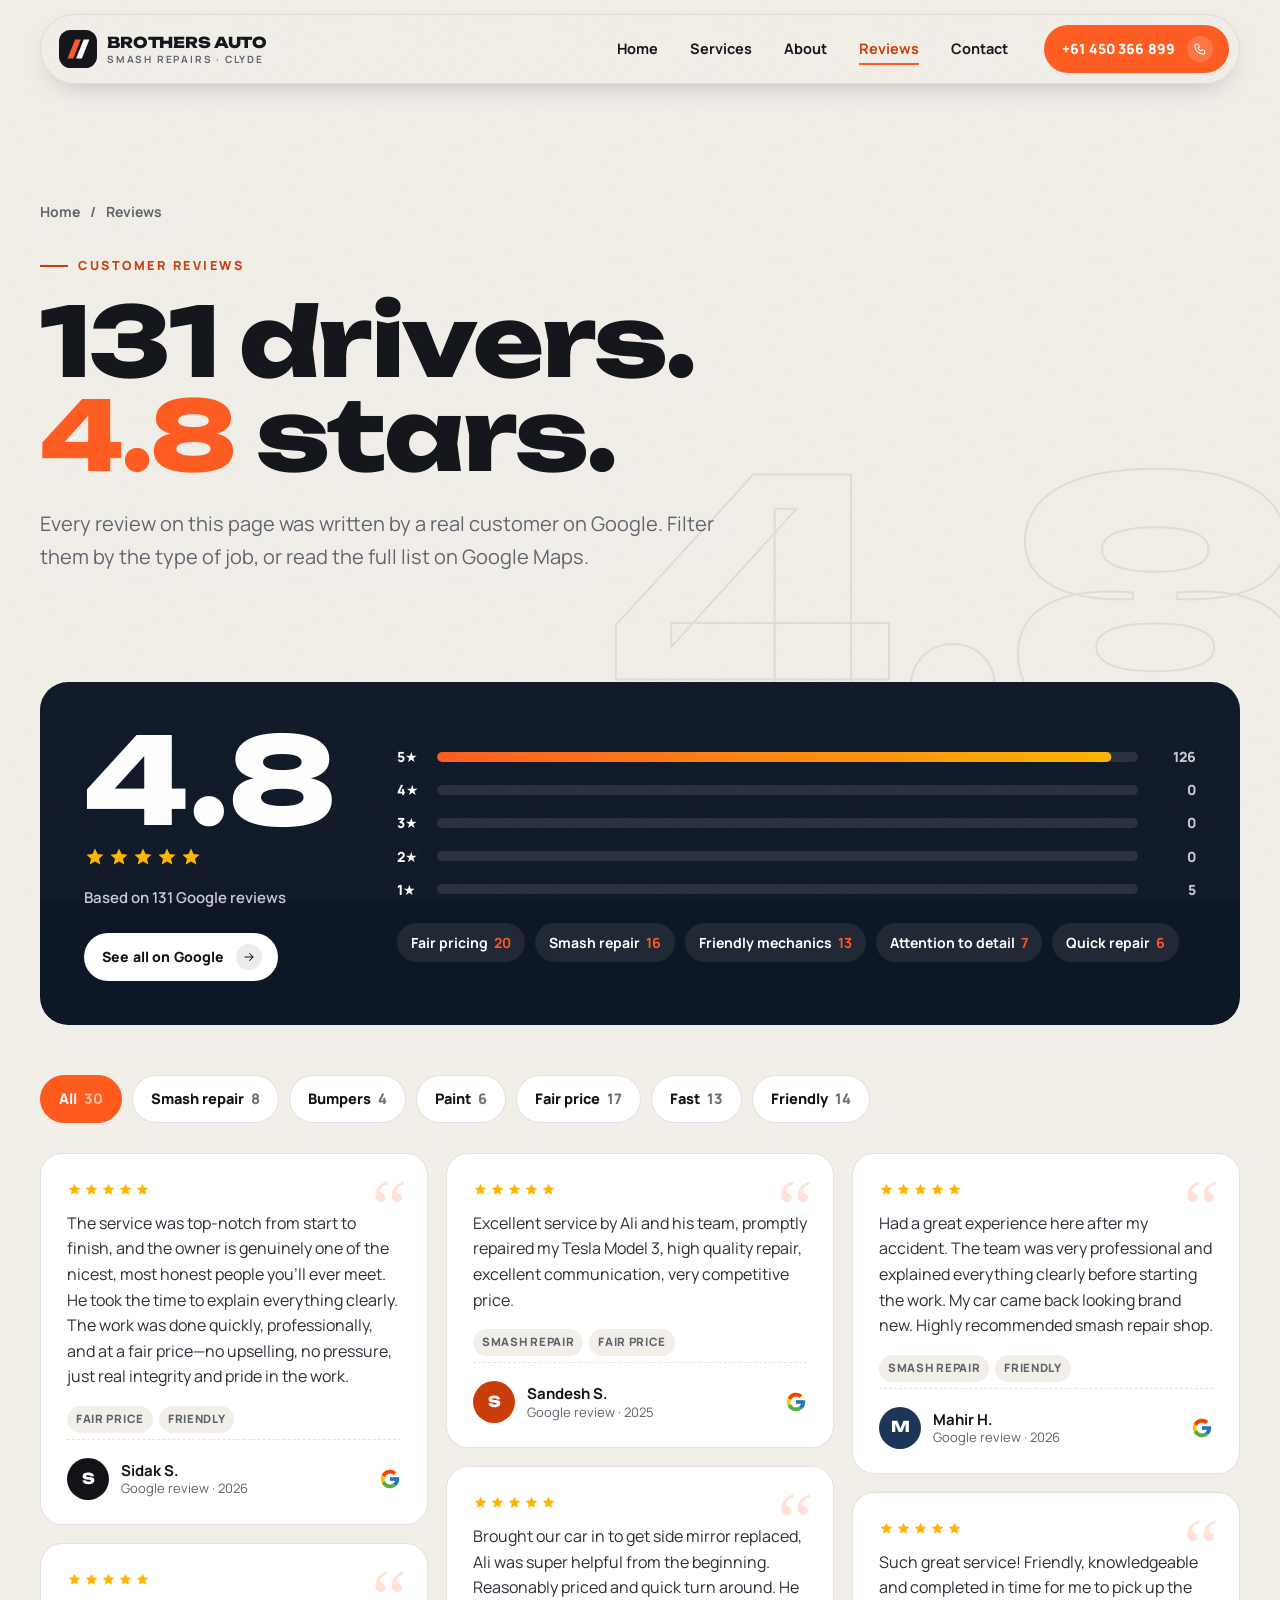
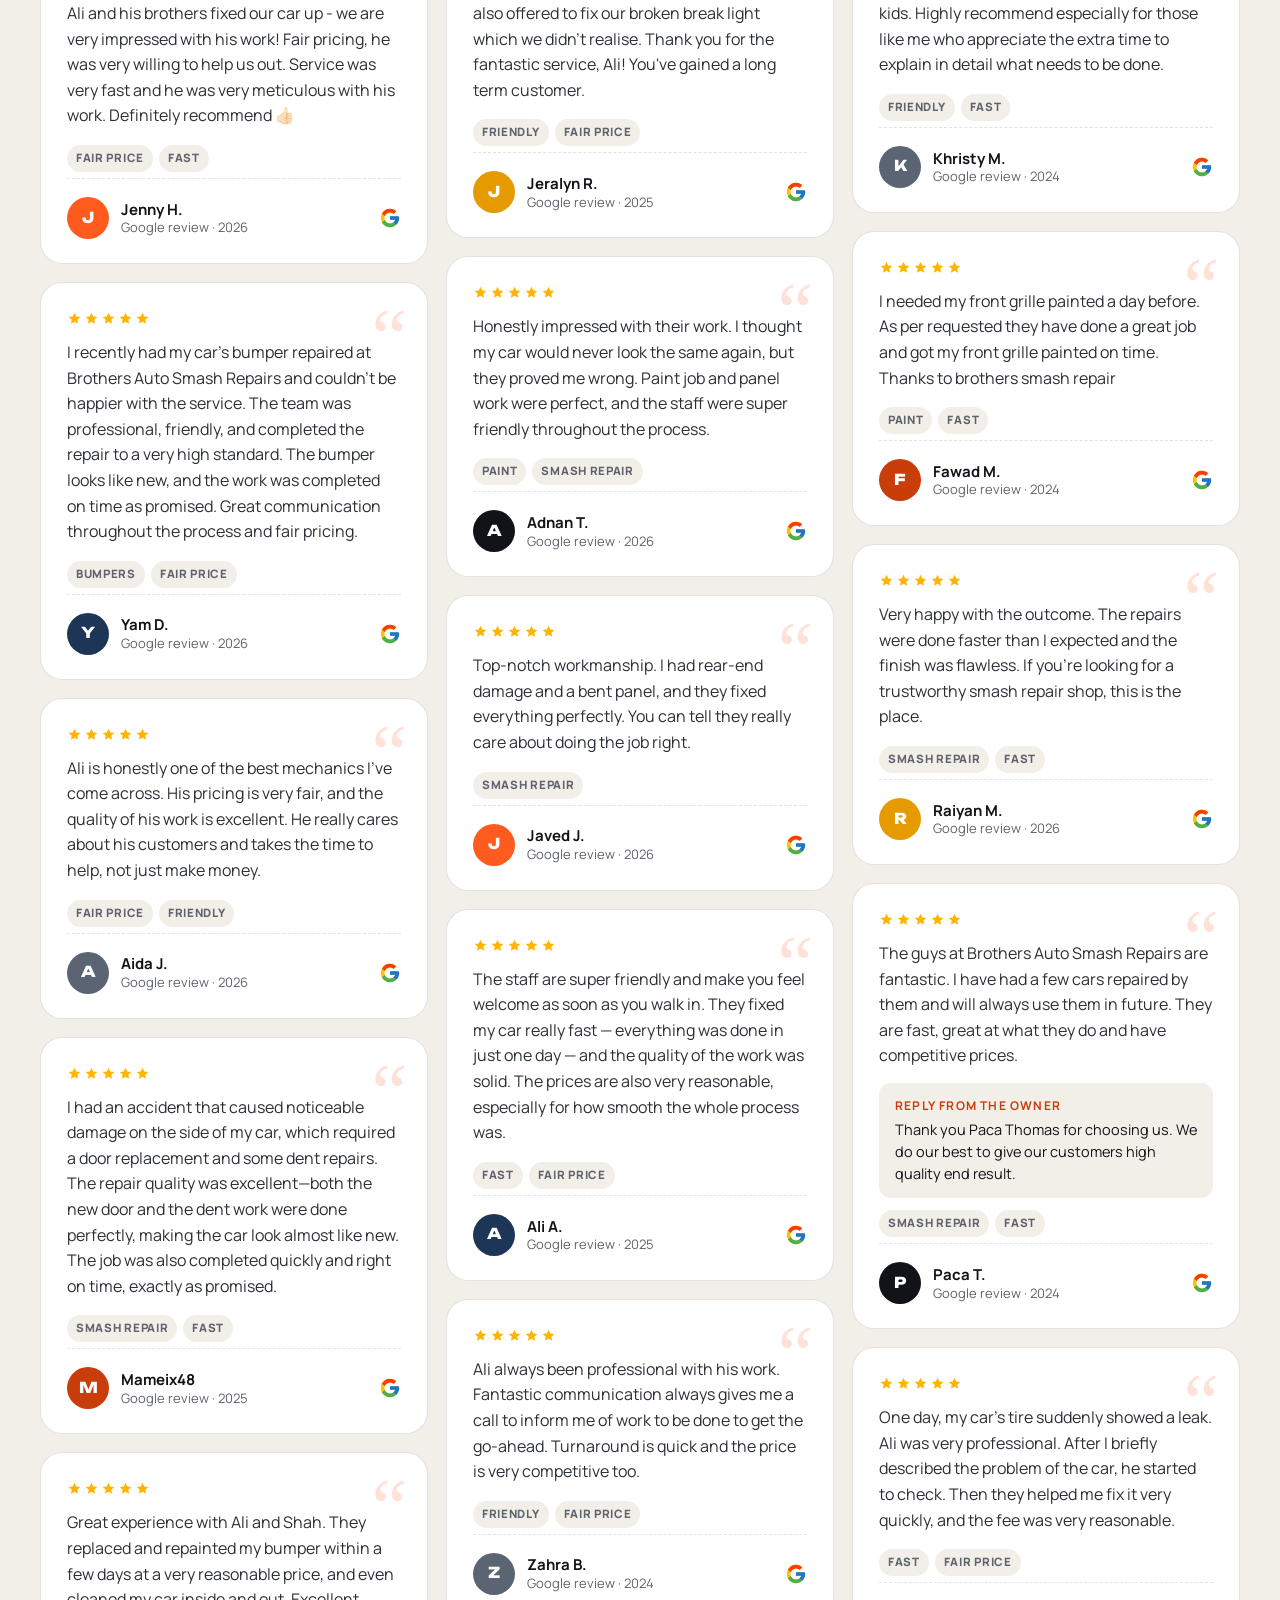
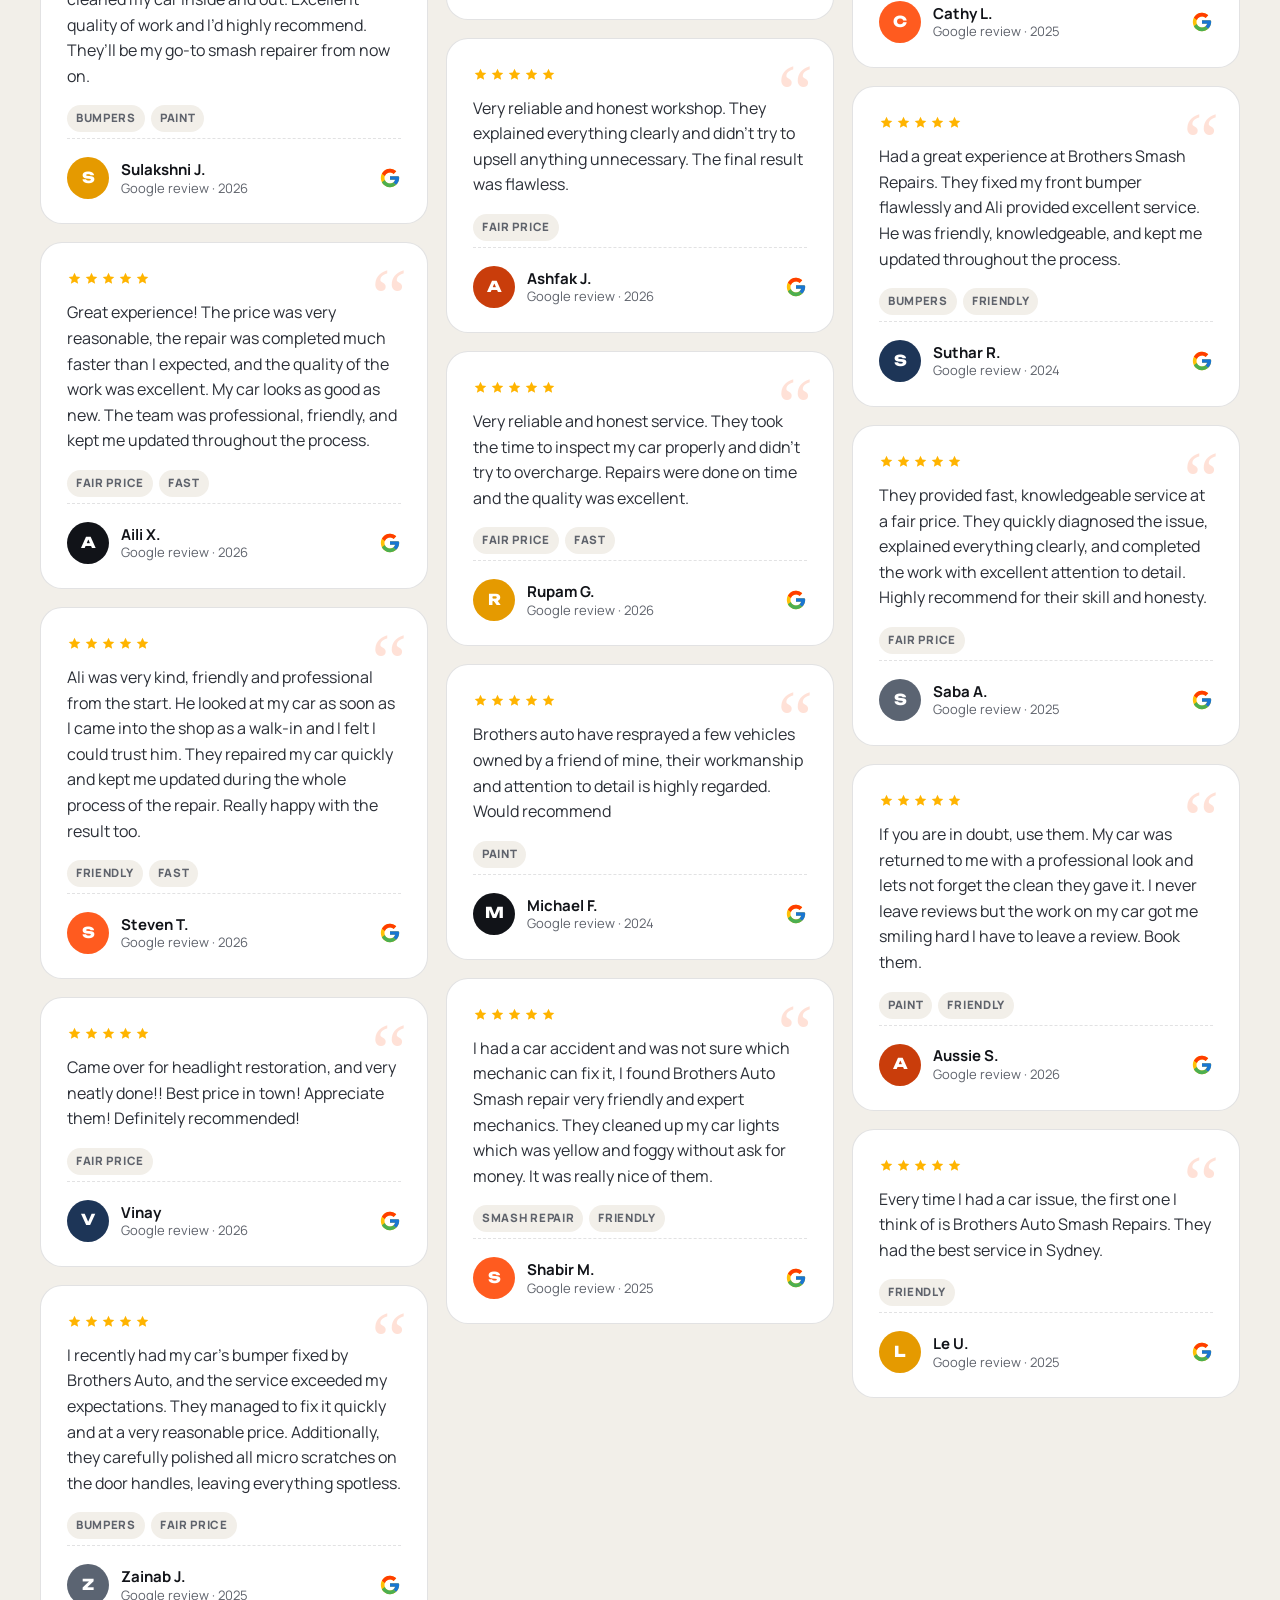
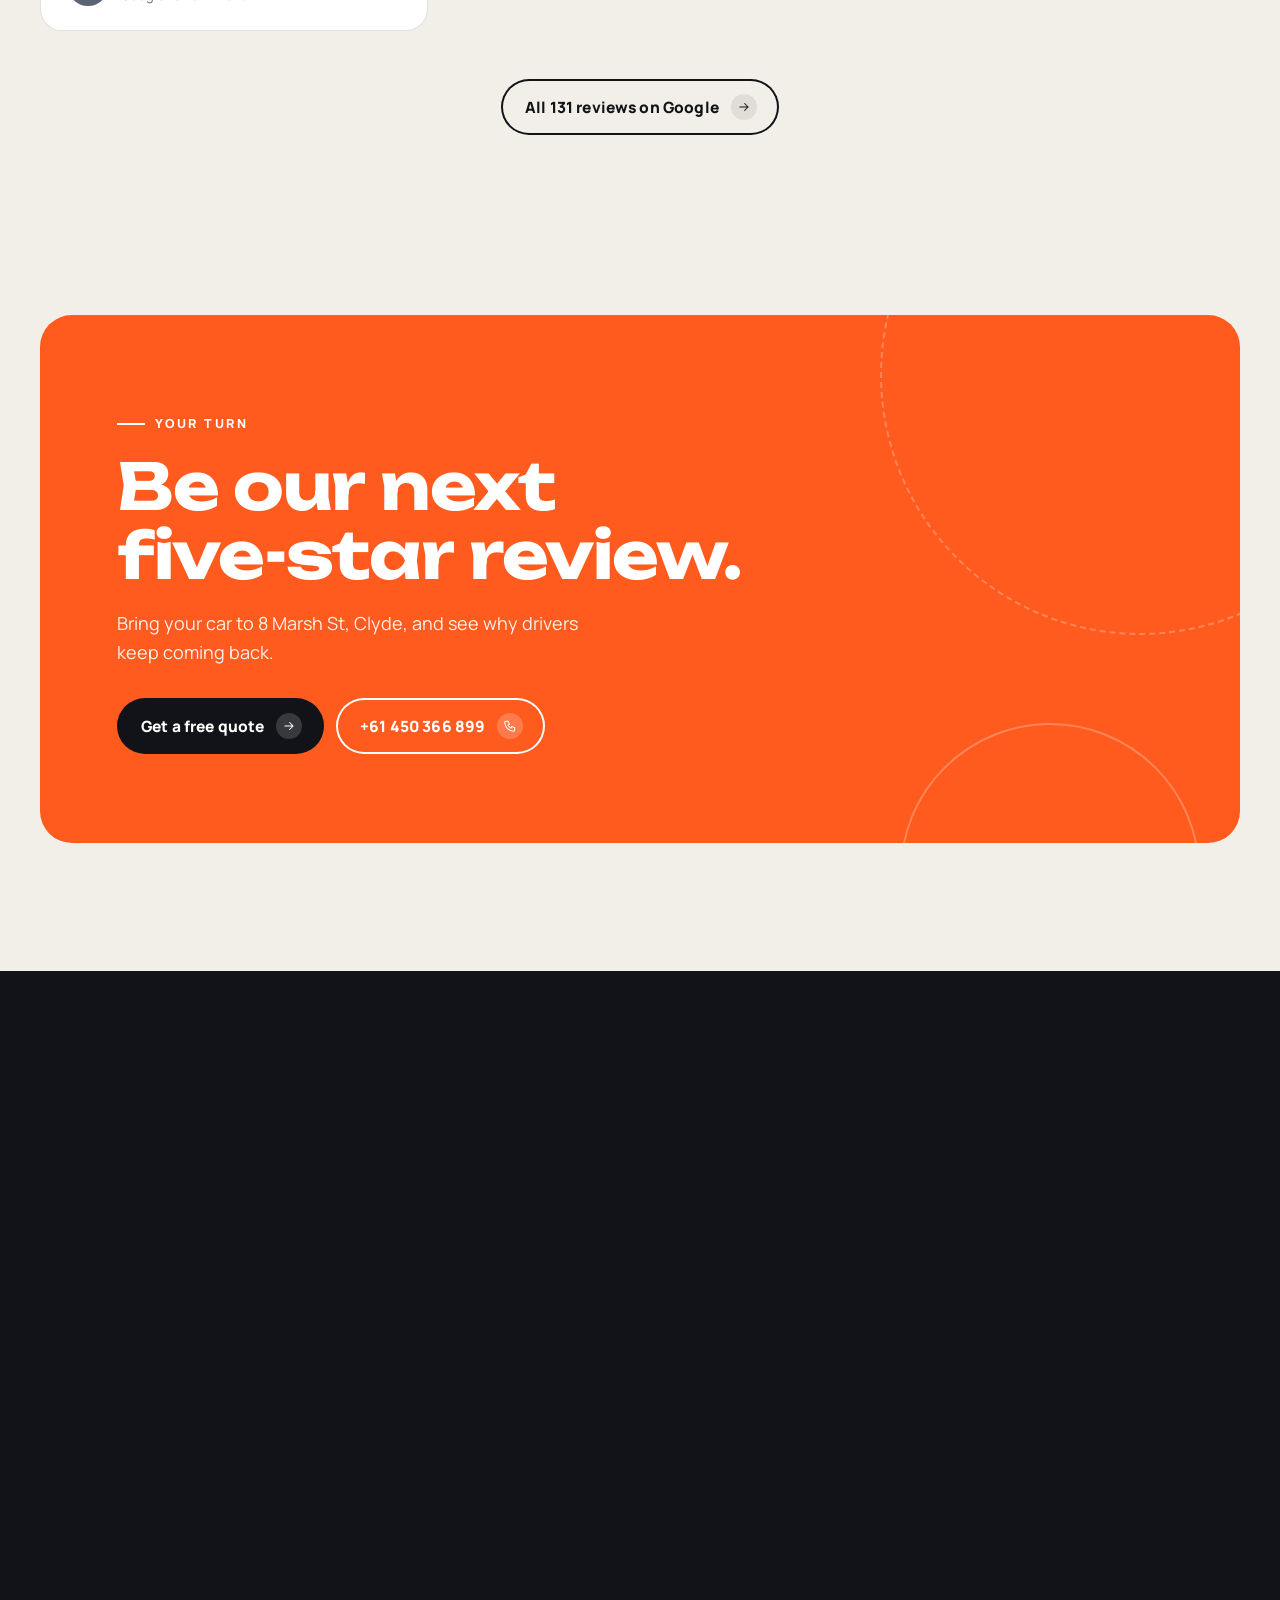
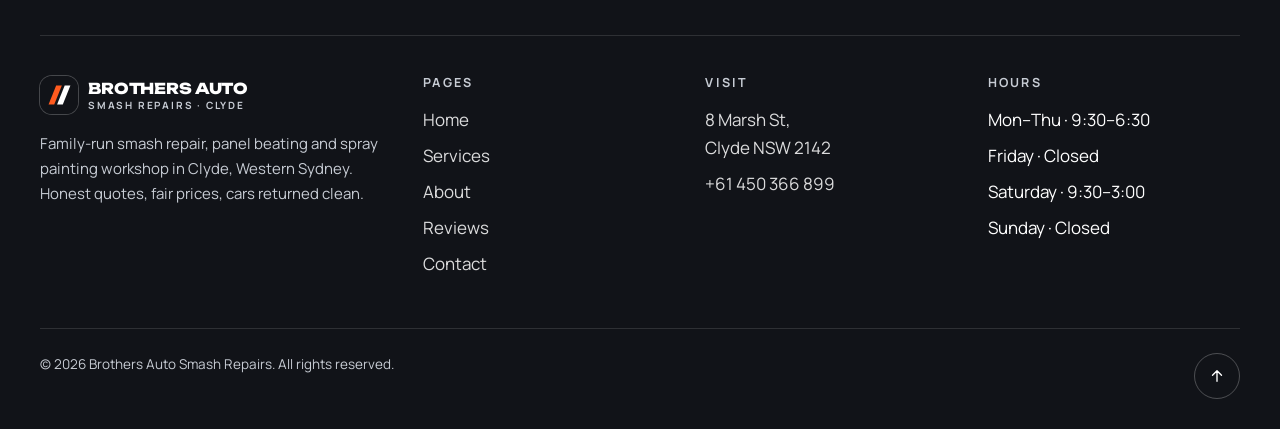
<file: reviews.html>
<!DOCTYPE html>
<html lang="en">
<head>
<script src="site-safety.js"></script>
<meta charset="utf-8">
<meta name="viewport" content="width=device-width, initial-scale=1, viewport-fit=cover">
<meta name="robots" content="noindex, nofollow">
<title>Reviews | Brothers Auto Smash Repairs — 4.8★ on Google</title>
<meta name="description" content="Read real Google reviews of Brothers Auto Smash Repairs in Clyde NSW — rated 4.8 stars from 131 reviews.">
<meta name="theme-color" content="#F2EFE9">
<link rel="icon" type="image/svg+xml" href="img/favicon.svg">
<link rel="icon" type="image/png" sizes="32x32" href="img/favicon-32.png">
<link rel="apple-touch-icon" href="img/apple-touch-icon.png">

<meta property="og:type" content="website">
<meta property="og:site_name" content="Brothers Auto Smash Repairs">
<meta property="og:locale" content="en_AU">
<meta property="og:title" content="Reviews | Brothers Auto Smash Repairs — 4.8★ on Google">
<meta property="og:description" content="Read real Google reviews of Brothers Auto Smash Repairs in Clyde NSW — rated 4.8 stars from 131 reviews.">

<meta property="og:image" content="https://konkos-design.github.io/brothers-auto-smash-repairs/img/og-image.jpg">
<meta property="og:image:secure_url" content="https://konkos-design.github.io/brothers-auto-smash-repairs/img/og-image.jpg">
<meta property="og:image:type" content="image/jpeg">
<meta property="og:image:width" content="1200">
<meta property="og:image:height" content="630">
<meta property="og:image:alt" content="Brothers Auto Smash Repairs — smash repairs and spray painting in Clyde NSW, rated 4.8 stars">
<meta name="twitter:card" content="summary_large_image">
<meta name="twitter:title" content="Reviews | Brothers Auto Smash Repairs — 4.8★ on Google">
<meta name="twitter:description" content="Read real Google reviews of Brothers Auto Smash Repairs in Clyde NSW — rated 4.8 stars from 131 reviews.">
<meta name="twitter:image" content="https://konkos-design.github.io/brothers-auto-smash-repairs/img/og-image.jpg">
<link rel="preload" href="fonts/unbounded.woff2" as="font" type="font/woff2" crossorigin>
<link rel="preload" href="fonts/manrope.woff2" as="font" type="font/woff2" crossorigin>
<link rel="stylesheet" href="css/style.css">
<link rel="canonical" href="https://konkos-design.github.io/brothers-auto-smash-repairs/reviews.html">
<meta property="og:url" content="https://konkos-design.github.io/brothers-auto-smash-repairs/reviews.html">
<link rel="stylesheet" href="site-safety.css">
<script type="application/ld+json">{"@context": "https://schema.org", "@type": "AutoRepair", "name": "Brothers Auto Smash Repairs", "telephone": "+61450366899", "url": "https://konkos-design.github.io/brothers-auto-smash-repairs/"}</script>
</head>
<body>
<div class="progress" aria-hidden="true"></div>
<header class="header">
  <nav class="nav" aria-label="Main">
    <a href="index.html" class="logo" aria-label="Brothers Auto Smash Repairs — home"><svg class="logo-mark" viewBox="0 0 40 40" aria-hidden="true"><rect width="40" height="40" rx="12" fill="#111318"/><path d="M9 30L17 10h6l-8 20z" fill="#FF5B1F"/><path d="M18 30l8-20h6l-8 20z" fill="#fff"/></svg><span>BROTHERS AUTO<small>Smash Repairs · Clyde</small></span></a>
    <ul class="nav-links"><li><a href="index.html">Home</a></li><li><a href="services.html">Services</a></li><li><a href="about.html">About</a></li><li><a href="reviews.html" aria-current="page">Reviews</a></li><li><a href="contact.html">Contact</a></li></ul>
    <a href="tel:+61450366899" class="btn btn--accent btn--sm nav-cta"><span><span class="nowrap">+61 450 366 899</span></span><span class="ico"><svg viewBox="0 0 24 24" fill="none" stroke="currentColor" stroke-width="1.8" stroke-linecap="round" stroke-linejoin="round" aria-hidden="true"><path d="M5 4h4l2 5-2.5 1.5a11 11 0 0 0 5 5L15 13l5 2v4a2 2 0 0 1-2 2A16 16 0 0 1 3 6a2 2 0 0 1 2-2z"/></svg></span></a>
    <button class="burger" aria-label="Open menu" aria-expanded="false" aria-controls="mmenu"><span></span><span></span><span></span></button>
  </nav>
</header>
<div class="mobile-menu" id="mmenu" aria-hidden="true">
  <ul><li><a class="m-link" href="index.html"><span>01</span>Home</a></li><li><a class="m-link" href="services.html"><span>02</span>Services</a></li><li><a class="m-link" href="about.html"><span>03</span>About</a></li><li><a class="m-link" href="reviews.html" aria-current="page"><span>04</span>Reviews</a></li><li><a class="m-link" href="contact.html"><span>05</span>Contact</a></li></ul>
  <div class="m-foot">
    <a href="tel:+61450366899" class="btn btn--accent"><span>Call <span class="nowrap">+61 450 366 899</span></span><span class="ico"><svg viewBox="0 0 24 24" fill="none" stroke="currentColor" stroke-width="1.8" stroke-linecap="round" stroke-linejoin="round" aria-hidden="true"><path d="M5 4h4l2 5-2.5 1.5a11 11 0 0 0 5 5L15 13l5 2v4a2 2 0 0 1-2 2A16 16 0 0 1 3 6a2 2 0 0 1 2-2z"/></svg></span></a>
    <p>8 Marsh St, Clyde NSW 2142<br><span class="nowrap">Mon–Thu</span> <span class="nowrap">9:30–6:30</span> · Sat <span class="nowrap">9:30–3:00</span></p>
  </div>
</div>
<main>

<section class="page-hero">
  <div class="wrap">
    <div class="crumbs" data-reveal><a href="index.html">Home</a><span>/</span><span>Reviews</span></div>
    <span class="eyebrow" data-reveal>Customer reviews</span>
    <h1 data-split>131 drivers. <span class="accent">4.8</span> stars.</h1>
    <p class="lead" data-reveal style="--d:.3s">Every review on this page was written by a real customer on Google. Filter them by the type of job, or read the full list on Google Maps.</p>
  </div>
  <div class="big-num" aria-hidden="true">4.8</div>
</section>

<section style="padding-bottom:40px">
  <div class="wrap">
    <div class="score-card" data-reveal="scale">
      <div>
        <div class="score-big"><span data-count="4.8">4.8</span></div>
        <span class="stars" style="margin-top:12px" aria-label="5 out of 5 stars"><svg viewBox="0 0 24 24" fill="currentColor" aria-hidden="true"><path d="M12 2.8l2.8 6 6.5.7-4.9 4.4 1.4 6.4L12 17l-5.8 3.3 1.4-6.4-4.9-4.4 6.5-.7z"/></svg><svg viewBox="0 0 24 24" fill="currentColor" aria-hidden="true"><path d="M12 2.8l2.8 6 6.5.7-4.9 4.4 1.4 6.4L12 17l-5.8 3.3 1.4-6.4-4.9-4.4 6.5-.7z"/></svg><svg viewBox="0 0 24 24" fill="currentColor" aria-hidden="true"><path d="M12 2.8l2.8 6 6.5.7-4.9 4.4 1.4 6.4L12 17l-5.8 3.3 1.4-6.4-4.9-4.4 6.5-.7z"/></svg><svg viewBox="0 0 24 24" fill="currentColor" aria-hidden="true"><path d="M12 2.8l2.8 6 6.5.7-4.9 4.4 1.4 6.4L12 17l-5.8 3.3 1.4-6.4-4.9-4.4 6.5-.7z"/></svg><svg viewBox="0 0 24 24" fill="currentColor" aria-hidden="true"><path d="M12 2.8l2.8 6 6.5.7-4.9 4.4 1.4 6.4L12 17l-5.8 3.3 1.4-6.4-4.9-4.4 6.5-.7z"/></svg></span>
        <div class="score-meta">Based on 131 Google reviews</div>
        <div style="margin-top:22px"><a href="https://maps.app.goo.gl/KaYa8WC39C3SwUpP8" class="btn btn--light btn--sm" target="_blank" rel="noopener"><span>See all on Google</span><span class="ico"><svg viewBox="0 0 24 24" fill="none" stroke="currentColor" stroke-width="1.8" stroke-linecap="round" stroke-linejoin="round" aria-hidden="true"><path d="M5 12h14M13 6l6 6-6 6"/></svg></span></a></div>
      </div>
      <div>
        <div class="bars">
          <div class="bar"><span>5★</span><span class="track"><i style="--w:.962"></i></span><span>126</span></div>
          <div class="bar"><span>4★</span><span class="track"><i style="--w:0"></i></span><span>0</span></div>
          <div class="bar"><span>3★</span><span class="track"><i style="--w:0"></i></span><span>0</span></div>
          <div class="bar"><span>2★</span><span class="track"><i style="--w:0"></i></span><span>0</span></div>
          <div class="bar"><span>1★</span><span class="track"><i style="--w:.038"></i></span><span>5</span></div>
        </div>
        <div class="topics"><span>Fair pricing<b>20</b></span><span>Smash repair<b>16</b></span><span>Friendly mechanics<b>13</b></span><span>Attention to detail<b>7</b></span><span>Quick repair<b>6</b></span></div>
      </div>
    </div>

    <div class="filters" role="group" aria-label="Filter reviews"><button class="filter active" data-filter="all" aria-pressed="true">All <span class="cnt"></span></button><button class="filter" data-filter="smash" aria-pressed="false">Smash repair <span class="cnt"></span></button><button class="filter" data-filter="bumper" aria-pressed="false">Bumpers <span class="cnt"></span></button><button class="filter" data-filter="paint" aria-pressed="false">Paint <span class="cnt"></span></button><button class="filter" data-filter="price" aria-pressed="false">Fair price <span class="cnt"></span></button><button class="filter" data-filter="fast" aria-pressed="false">Fast <span class="cnt"></span></button><button class="filter" data-filter="friendly" aria-pressed="false">Friendly <span class="cnt"></span></button></div>
    <div class="masonry">
<article class="review" data-tags="price friendly" data-reveal="">
  <span class="q" aria-hidden="true">“</span>
  <span class="stars" aria-label="5 out of 5 stars"><svg viewBox="0 0 24 24" fill="currentColor" aria-hidden="true"><path d="M12 2.8l2.8 6 6.5.7-4.9 4.4 1.4 6.4L12 17l-5.8 3.3 1.4-6.4-4.9-4.4 6.5-.7z"/></svg><svg viewBox="0 0 24 24" fill="currentColor" aria-hidden="true"><path d="M12 2.8l2.8 6 6.5.7-4.9 4.4 1.4 6.4L12 17l-5.8 3.3 1.4-6.4-4.9-4.4 6.5-.7z"/></svg><svg viewBox="0 0 24 24" fill="currentColor" aria-hidden="true"><path d="M12 2.8l2.8 6 6.5.7-4.9 4.4 1.4 6.4L12 17l-5.8 3.3 1.4-6.4-4.9-4.4 6.5-.7z"/></svg><svg viewBox="0 0 24 24" fill="currentColor" aria-hidden="true"><path d="M12 2.8l2.8 6 6.5.7-4.9 4.4 1.4 6.4L12 17l-5.8 3.3 1.4-6.4-4.9-4.4 6.5-.7z"/></svg><svg viewBox="0 0 24 24" fill="currentColor" aria-hidden="true"><path d="M12 2.8l2.8 6 6.5.7-4.9 4.4 1.4 6.4L12 17l-5.8 3.3 1.4-6.4-4.9-4.4 6.5-.7z"/></svg></span>
  <blockquote>The service was <span class="nowrap">top-notch</span> from start to finish, and the owner is genuinely one of the nicest, most honest people you’ll ever meet. He took the time to explain everything clearly. The work was done quickly, professionally, and at a fair <span class="nowrap">price—no</span> upselling, no pressure, just real integrity and pride in the work.</blockquote>
  
  <div class="tag-line"><span>Fair price</span><span>Friendly</span></div>
  <footer><span class="avatar" style="background:#111318">S</span><span class="who"><strong>Sidak S.</strong><span>Google review · 2026</span></span><svg class="gbadge" viewBox="0 0 48 48" aria-label="Google review"><path fill="#FFC107" d="M43.6 20.5H42V20H24v8h11.3C33.7 32.7 29.2 36 24 36c-6.6 0-12-5.4-12-12s5.4-12 12-12c3.1 0 5.8 1.2 7.9 3.1l5.7-5.7C34 6.1 29.3 4 24 4 12.9 4 4 12.9 4 24s8.9 20 20 20 20-8.9 20-20c0-1.3-.1-2.4-.4-3.5z"/><path fill="#FF3D00" d="M6.3 14.7l6.6 4.8C14.7 15.1 19 12 24 12c3.1 0 5.8 1.2 7.9 3.1l5.7-5.7C34 6.1 29.3 4 24 4 16.3 4 9.7 8.3 6.3 14.7z"/><path fill="#4CAF50" d="M24 44c5.2 0 9.9-2 13.4-5.2l-6.2-5.2C29.2 35.1 26.7 36 24 36c-5.2 0-9.6-3.3-11.3-7.9l-6.5 5C9.5 39.6 16.2 44 24 44z"/><path fill="#1976D2" d="M43.6 20.5H42V20H24v8h11.3c-.8 2.2-2.2 4.2-4.1 5.6l6.2 5.2C37 39.2 44 34 44 24c0-1.3-.1-2.4-.4-3.5z"/></svg></footer>
</article>
<article class="review" data-tags="price fast" data-reveal="">
  <span class="q" aria-hidden="true">“</span>
  <span class="stars" aria-label="5 out of 5 stars"><svg viewBox="0 0 24 24" fill="currentColor" aria-hidden="true"><path d="M12 2.8l2.8 6 6.5.7-4.9 4.4 1.4 6.4L12 17l-5.8 3.3 1.4-6.4-4.9-4.4 6.5-.7z"/></svg><svg viewBox="0 0 24 24" fill="currentColor" aria-hidden="true"><path d="M12 2.8l2.8 6 6.5.7-4.9 4.4 1.4 6.4L12 17l-5.8 3.3 1.4-6.4-4.9-4.4 6.5-.7z"/></svg><svg viewBox="0 0 24 24" fill="currentColor" aria-hidden="true"><path d="M12 2.8l2.8 6 6.5.7-4.9 4.4 1.4 6.4L12 17l-5.8 3.3 1.4-6.4-4.9-4.4 6.5-.7z"/></svg><svg viewBox="0 0 24 24" fill="currentColor" aria-hidden="true"><path d="M12 2.8l2.8 6 6.5.7-4.9 4.4 1.4 6.4L12 17l-5.8 3.3 1.4-6.4-4.9-4.4 6.5-.7z"/></svg><svg viewBox="0 0 24 24" fill="currentColor" aria-hidden="true"><path d="M12 2.8l2.8 6 6.5.7-4.9 4.4 1.4 6.4L12 17l-5.8 3.3 1.4-6.4-4.9-4.4 6.5-.7z"/></svg></span>
  <blockquote>Ali and his brothers fixed our car up - we are very impressed with his work! Fair pricing, he was very willing to help us out. Service was very fast and he was very meticulous with his work. Definitely recommend 👍🏻</blockquote>
  
  <div class="tag-line"><span>Fair price</span><span>Fast</span></div>
  <footer><span class="avatar" style="background:#FF5B1F">J</span><span class="who"><strong>Jenny H.</strong><span>Google review · 2026</span></span><svg class="gbadge" viewBox="0 0 48 48" aria-label="Google review"><path fill="#FFC107" d="M43.6 20.5H42V20H24v8h11.3C33.7 32.7 29.2 36 24 36c-6.6 0-12-5.4-12-12s5.4-12 12-12c3.1 0 5.8 1.2 7.9 3.1l5.7-5.7C34 6.1 29.3 4 24 4 12.9 4 4 12.9 4 24s8.9 20 20 20 20-8.9 20-20c0-1.3-.1-2.4-.4-3.5z"/><path fill="#FF3D00" d="M6.3 14.7l6.6 4.8C14.7 15.1 19 12 24 12c3.1 0 5.8 1.2 7.9 3.1l5.7-5.7C34 6.1 29.3 4 24 4 16.3 4 9.7 8.3 6.3 14.7z"/><path fill="#4CAF50" d="M24 44c5.2 0 9.9-2 13.4-5.2l-6.2-5.2C29.2 35.1 26.7 36 24 36c-5.2 0-9.6-3.3-11.3-7.9l-6.5 5C9.5 39.6 16.2 44 24 44z"/><path fill="#1976D2" d="M43.6 20.5H42V20H24v8h11.3c-.8 2.2-2.2 4.2-4.1 5.6l6.2 5.2C37 39.2 44 34 44 24c0-1.3-.1-2.4-.4-3.5z"/></svg></footer>
</article>
<article class="review" data-tags="bumper price fast" data-reveal="">
  <span class="q" aria-hidden="true">“</span>
  <span class="stars" aria-label="5 out of 5 stars"><svg viewBox="0 0 24 24" fill="currentColor" aria-hidden="true"><path d="M12 2.8l2.8 6 6.5.7-4.9 4.4 1.4 6.4L12 17l-5.8 3.3 1.4-6.4-4.9-4.4 6.5-.7z"/></svg><svg viewBox="0 0 24 24" fill="currentColor" aria-hidden="true"><path d="M12 2.8l2.8 6 6.5.7-4.9 4.4 1.4 6.4L12 17l-5.8 3.3 1.4-6.4-4.9-4.4 6.5-.7z"/></svg><svg viewBox="0 0 24 24" fill="currentColor" aria-hidden="true"><path d="M12 2.8l2.8 6 6.5.7-4.9 4.4 1.4 6.4L12 17l-5.8 3.3 1.4-6.4-4.9-4.4 6.5-.7z"/></svg><svg viewBox="0 0 24 24" fill="currentColor" aria-hidden="true"><path d="M12 2.8l2.8 6 6.5.7-4.9 4.4 1.4 6.4L12 17l-5.8 3.3 1.4-6.4-4.9-4.4 6.5-.7z"/></svg><svg viewBox="0 0 24 24" fill="currentColor" aria-hidden="true"><path d="M12 2.8l2.8 6 6.5.7-4.9 4.4 1.4 6.4L12 17l-5.8 3.3 1.4-6.4-4.9-4.4 6.5-.7z"/></svg></span>
  <blockquote>I recently had my car’s bumper repaired at Brothers Auto Smash Repairs and couldn’t be happier with the service. The team was professional, friendly, and completed the repair to a very high standard. The bumper looks like new, and the work was completed on time as promised. Great communication throughout the process and fair pricing.</blockquote>
  
  <div class="tag-line"><span>Bumpers</span><span>Fair price</span></div>
  <footer><span class="avatar" style="background:#1D3557">Y</span><span class="who"><strong>Yam D.</strong><span>Google review · 2026</span></span><svg class="gbadge" viewBox="0 0 48 48" aria-label="Google review"><path fill="#FFC107" d="M43.6 20.5H42V20H24v8h11.3C33.7 32.7 29.2 36 24 36c-6.6 0-12-5.4-12-12s5.4-12 12-12c3.1 0 5.8 1.2 7.9 3.1l5.7-5.7C34 6.1 29.3 4 24 4 12.9 4 4 12.9 4 24s8.9 20 20 20 20-8.9 20-20c0-1.3-.1-2.4-.4-3.5z"/><path fill="#FF3D00" d="M6.3 14.7l6.6 4.8C14.7 15.1 19 12 24 12c3.1 0 5.8 1.2 7.9 3.1l5.7-5.7C34 6.1 29.3 4 24 4 16.3 4 9.7 8.3 6.3 14.7z"/><path fill="#4CAF50" d="M24 44c5.2 0 9.9-2 13.4-5.2l-6.2-5.2C29.2 35.1 26.7 36 24 36c-5.2 0-9.6-3.3-11.3-7.9l-6.5 5C9.5 39.6 16.2 44 24 44z"/><path fill="#1976D2" d="M43.6 20.5H42V20H24v8h11.3c-.8 2.2-2.2 4.2-4.1 5.6l6.2 5.2C37 39.2 44 34 44 24c0-1.3-.1-2.4-.4-3.5z"/></svg></footer>
</article>
<article class="review" data-tags="price friendly" data-reveal="">
  <span class="q" aria-hidden="true">“</span>
  <span class="stars" aria-label="5 out of 5 stars"><svg viewBox="0 0 24 24" fill="currentColor" aria-hidden="true"><path d="M12 2.8l2.8 6 6.5.7-4.9 4.4 1.4 6.4L12 17l-5.8 3.3 1.4-6.4-4.9-4.4 6.5-.7z"/></svg><svg viewBox="0 0 24 24" fill="currentColor" aria-hidden="true"><path d="M12 2.8l2.8 6 6.5.7-4.9 4.4 1.4 6.4L12 17l-5.8 3.3 1.4-6.4-4.9-4.4 6.5-.7z"/></svg><svg viewBox="0 0 24 24" fill="currentColor" aria-hidden="true"><path d="M12 2.8l2.8 6 6.5.7-4.9 4.4 1.4 6.4L12 17l-5.8 3.3 1.4-6.4-4.9-4.4 6.5-.7z"/></svg><svg viewBox="0 0 24 24" fill="currentColor" aria-hidden="true"><path d="M12 2.8l2.8 6 6.5.7-4.9 4.4 1.4 6.4L12 17l-5.8 3.3 1.4-6.4-4.9-4.4 6.5-.7z"/></svg><svg viewBox="0 0 24 24" fill="currentColor" aria-hidden="true"><path d="M12 2.8l2.8 6 6.5.7-4.9 4.4 1.4 6.4L12 17l-5.8 3.3 1.4-6.4-4.9-4.4 6.5-.7z"/></svg></span>
  <blockquote>Ali is honestly one of the best mechanics I’ve come across. His pricing is very fair, and the quality of his work is excellent. He really cares about his customers and takes the time to help, not just make money.</blockquote>
  
  <div class="tag-line"><span>Fair price</span><span>Friendly</span></div>
  <footer><span class="avatar" style="background:#5B6472">A</span><span class="who"><strong>Aida J.</strong><span>Google review · 2026</span></span><svg class="gbadge" viewBox="0 0 48 48" aria-label="Google review"><path fill="#FFC107" d="M43.6 20.5H42V20H24v8h11.3C33.7 32.7 29.2 36 24 36c-6.6 0-12-5.4-12-12s5.4-12 12-12c3.1 0 5.8 1.2 7.9 3.1l5.7-5.7C34 6.1 29.3 4 24 4 12.9 4 4 12.9 4 24s8.9 20 20 20 20-8.9 20-20c0-1.3-.1-2.4-.4-3.5z"/><path fill="#FF3D00" d="M6.3 14.7l6.6 4.8C14.7 15.1 19 12 24 12c3.1 0 5.8 1.2 7.9 3.1l5.7-5.7C34 6.1 29.3 4 24 4 16.3 4 9.7 8.3 6.3 14.7z"/><path fill="#4CAF50" d="M24 44c5.2 0 9.9-2 13.4-5.2l-6.2-5.2C29.2 35.1 26.7 36 24 36c-5.2 0-9.6-3.3-11.3-7.9l-6.5 5C9.5 39.6 16.2 44 24 44z"/><path fill="#1976D2" d="M43.6 20.5H42V20H24v8h11.3c-.8 2.2-2.2 4.2-4.1 5.6l6.2 5.2C37 39.2 44 34 44 24c0-1.3-.1-2.4-.4-3.5z"/></svg></footer>
</article>
<article class="review" data-tags="smash fast" data-reveal="">
  <span class="q" aria-hidden="true">“</span>
  <span class="stars" aria-label="5 out of 5 stars"><svg viewBox="0 0 24 24" fill="currentColor" aria-hidden="true"><path d="M12 2.8l2.8 6 6.5.7-4.9 4.4 1.4 6.4L12 17l-5.8 3.3 1.4-6.4-4.9-4.4 6.5-.7z"/></svg><svg viewBox="0 0 24 24" fill="currentColor" aria-hidden="true"><path d="M12 2.8l2.8 6 6.5.7-4.9 4.4 1.4 6.4L12 17l-5.8 3.3 1.4-6.4-4.9-4.4 6.5-.7z"/></svg><svg viewBox="0 0 24 24" fill="currentColor" aria-hidden="true"><path d="M12 2.8l2.8 6 6.5.7-4.9 4.4 1.4 6.4L12 17l-5.8 3.3 1.4-6.4-4.9-4.4 6.5-.7z"/></svg><svg viewBox="0 0 24 24" fill="currentColor" aria-hidden="true"><path d="M12 2.8l2.8 6 6.5.7-4.9 4.4 1.4 6.4L12 17l-5.8 3.3 1.4-6.4-4.9-4.4 6.5-.7z"/></svg><svg viewBox="0 0 24 24" fill="currentColor" aria-hidden="true"><path d="M12 2.8l2.8 6 6.5.7-4.9 4.4 1.4 6.4L12 17l-5.8 3.3 1.4-6.4-4.9-4.4 6.5-.7z"/></svg></span>
  <blockquote>I had an accident that caused noticeable damage on the side of my car, which required a door replacement and some dent repairs. The repair quality was <span class="nowrap">excellent—both</span> the new door and the dent work were done perfectly, making the car look almost like new. The job was also completed quickly and right on time, exactly as promised.</blockquote>
  
  <div class="tag-line"><span>Smash repair</span><span>Fast</span></div>
  <footer><span class="avatar" style="background:#C93D0B">M</span><span class="who"><strong>Mameix48</strong><span>Google review · 2025</span></span><svg class="gbadge" viewBox="0 0 48 48" aria-label="Google review"><path fill="#FFC107" d="M43.6 20.5H42V20H24v8h11.3C33.7 32.7 29.2 36 24 36c-6.6 0-12-5.4-12-12s5.4-12 12-12c3.1 0 5.8 1.2 7.9 3.1l5.7-5.7C34 6.1 29.3 4 24 4 12.9 4 4 12.9 4 24s8.9 20 20 20 20-8.9 20-20c0-1.3-.1-2.4-.4-3.5z"/><path fill="#FF3D00" d="M6.3 14.7l6.6 4.8C14.7 15.1 19 12 24 12c3.1 0 5.8 1.2 7.9 3.1l5.7-5.7C34 6.1 29.3 4 24 4 16.3 4 9.7 8.3 6.3 14.7z"/><path fill="#4CAF50" d="M24 44c5.2 0 9.9-2 13.4-5.2l-6.2-5.2C29.2 35.1 26.7 36 24 36c-5.2 0-9.6-3.3-11.3-7.9l-6.5 5C9.5 39.6 16.2 44 24 44z"/><path fill="#1976D2" d="M43.6 20.5H42V20H24v8h11.3c-.8 2.2-2.2 4.2-4.1 5.6l6.2 5.2C37 39.2 44 34 44 24c0-1.3-.1-2.4-.4-3.5z"/></svg></footer>
</article>
<article class="review" data-tags="bumper paint price" data-reveal="">
  <span class="q" aria-hidden="true">“</span>
  <span class="stars" aria-label="5 out of 5 stars"><svg viewBox="0 0 24 24" fill="currentColor" aria-hidden="true"><path d="M12 2.8l2.8 6 6.5.7-4.9 4.4 1.4 6.4L12 17l-5.8 3.3 1.4-6.4-4.9-4.4 6.5-.7z"/></svg><svg viewBox="0 0 24 24" fill="currentColor" aria-hidden="true"><path d="M12 2.8l2.8 6 6.5.7-4.9 4.4 1.4 6.4L12 17l-5.8 3.3 1.4-6.4-4.9-4.4 6.5-.7z"/></svg><svg viewBox="0 0 24 24" fill="currentColor" aria-hidden="true"><path d="M12 2.8l2.8 6 6.5.7-4.9 4.4 1.4 6.4L12 17l-5.8 3.3 1.4-6.4-4.9-4.4 6.5-.7z"/></svg><svg viewBox="0 0 24 24" fill="currentColor" aria-hidden="true"><path d="M12 2.8l2.8 6 6.5.7-4.9 4.4 1.4 6.4L12 17l-5.8 3.3 1.4-6.4-4.9-4.4 6.5-.7z"/></svg><svg viewBox="0 0 24 24" fill="currentColor" aria-hidden="true"><path d="M12 2.8l2.8 6 6.5.7-4.9 4.4 1.4 6.4L12 17l-5.8 3.3 1.4-6.4-4.9-4.4 6.5-.7z"/></svg></span>
  <blockquote>Great experience with Ali and Shah. They replaced and repainted my bumper within a few days at a very reasonable price, and even cleaned my car inside and out. Excellent quality of work and I’d highly recommend. They’ll be my <span class="nowrap">go-to</span> smash repairer from now on.</blockquote>
  
  <div class="tag-line"><span>Bumpers</span><span>Paint</span></div>
  <footer><span class="avatar" style="background:#E59A00">S</span><span class="who"><strong>Sulakshni J.</strong><span>Google review · 2026</span></span><svg class="gbadge" viewBox="0 0 48 48" aria-label="Google review"><path fill="#FFC107" d="M43.6 20.5H42V20H24v8h11.3C33.7 32.7 29.2 36 24 36c-6.6 0-12-5.4-12-12s5.4-12 12-12c3.1 0 5.8 1.2 7.9 3.1l5.7-5.7C34 6.1 29.3 4 24 4 12.9 4 4 12.9 4 24s8.9 20 20 20 20-8.9 20-20c0-1.3-.1-2.4-.4-3.5z"/><path fill="#FF3D00" d="M6.3 14.7l6.6 4.8C14.7 15.1 19 12 24 12c3.1 0 5.8 1.2 7.9 3.1l5.7-5.7C34 6.1 29.3 4 24 4 16.3 4 9.7 8.3 6.3 14.7z"/><path fill="#4CAF50" d="M24 44c5.2 0 9.9-2 13.4-5.2l-6.2-5.2C29.2 35.1 26.7 36 24 36c-5.2 0-9.6-3.3-11.3-7.9l-6.5 5C9.5 39.6 16.2 44 24 44z"/><path fill="#1976D2" d="M43.6 20.5H42V20H24v8h11.3c-.8 2.2-2.2 4.2-4.1 5.6l6.2 5.2C37 39.2 44 34 44 24c0-1.3-.1-2.4-.4-3.5z"/></svg></footer>
</article>
<article class="review" data-tags="price fast" data-reveal="">
  <span class="q" aria-hidden="true">“</span>
  <span class="stars" aria-label="5 out of 5 stars"><svg viewBox="0 0 24 24" fill="currentColor" aria-hidden="true"><path d="M12 2.8l2.8 6 6.5.7-4.9 4.4 1.4 6.4L12 17l-5.8 3.3 1.4-6.4-4.9-4.4 6.5-.7z"/></svg><svg viewBox="0 0 24 24" fill="currentColor" aria-hidden="true"><path d="M12 2.8l2.8 6 6.5.7-4.9 4.4 1.4 6.4L12 17l-5.8 3.3 1.4-6.4-4.9-4.4 6.5-.7z"/></svg><svg viewBox="0 0 24 24" fill="currentColor" aria-hidden="true"><path d="M12 2.8l2.8 6 6.5.7-4.9 4.4 1.4 6.4L12 17l-5.8 3.3 1.4-6.4-4.9-4.4 6.5-.7z"/></svg><svg viewBox="0 0 24 24" fill="currentColor" aria-hidden="true"><path d="M12 2.8l2.8 6 6.5.7-4.9 4.4 1.4 6.4L12 17l-5.8 3.3 1.4-6.4-4.9-4.4 6.5-.7z"/></svg><svg viewBox="0 0 24 24" fill="currentColor" aria-hidden="true"><path d="M12 2.8l2.8 6 6.5.7-4.9 4.4 1.4 6.4L12 17l-5.8 3.3 1.4-6.4-4.9-4.4 6.5-.7z"/></svg></span>
  <blockquote>Great experience! The price was very reasonable, the repair was completed much faster than I expected, and the quality of the work was excellent. My car looks as good as new. The team was professional, friendly, and kept me updated throughout the process.</blockquote>
  
  <div class="tag-line"><span>Fair price</span><span>Fast</span></div>
  <footer><span class="avatar" style="background:#111318">A</span><span class="who"><strong>Aili X.</strong><span>Google review · 2026</span></span><svg class="gbadge" viewBox="0 0 48 48" aria-label="Google review"><path fill="#FFC107" d="M43.6 20.5H42V20H24v8h11.3C33.7 32.7 29.2 36 24 36c-6.6 0-12-5.4-12-12s5.4-12 12-12c3.1 0 5.8 1.2 7.9 3.1l5.7-5.7C34 6.1 29.3 4 24 4 12.9 4 4 12.9 4 24s8.9 20 20 20 20-8.9 20-20c0-1.3-.1-2.4-.4-3.5z"/><path fill="#FF3D00" d="M6.3 14.7l6.6 4.8C14.7 15.1 19 12 24 12c3.1 0 5.8 1.2 7.9 3.1l5.7-5.7C34 6.1 29.3 4 24 4 16.3 4 9.7 8.3 6.3 14.7z"/><path fill="#4CAF50" d="M24 44c5.2 0 9.9-2 13.4-5.2l-6.2-5.2C29.2 35.1 26.7 36 24 36c-5.2 0-9.6-3.3-11.3-7.9l-6.5 5C9.5 39.6 16.2 44 24 44z"/><path fill="#1976D2" d="M43.6 20.5H42V20H24v8h11.3c-.8 2.2-2.2 4.2-4.1 5.6l6.2 5.2C37 39.2 44 34 44 24c0-1.3-.1-2.4-.4-3.5z"/></svg></footer>
</article>
<article class="review" data-tags="friendly fast" data-reveal="">
  <span class="q" aria-hidden="true">“</span>
  <span class="stars" aria-label="5 out of 5 stars"><svg viewBox="0 0 24 24" fill="currentColor" aria-hidden="true"><path d="M12 2.8l2.8 6 6.5.7-4.9 4.4 1.4 6.4L12 17l-5.8 3.3 1.4-6.4-4.9-4.4 6.5-.7z"/></svg><svg viewBox="0 0 24 24" fill="currentColor" aria-hidden="true"><path d="M12 2.8l2.8 6 6.5.7-4.9 4.4 1.4 6.4L12 17l-5.8 3.3 1.4-6.4-4.9-4.4 6.5-.7z"/></svg><svg viewBox="0 0 24 24" fill="currentColor" aria-hidden="true"><path d="M12 2.8l2.8 6 6.5.7-4.9 4.4 1.4 6.4L12 17l-5.8 3.3 1.4-6.4-4.9-4.4 6.5-.7z"/></svg><svg viewBox="0 0 24 24" fill="currentColor" aria-hidden="true"><path d="M12 2.8l2.8 6 6.5.7-4.9 4.4 1.4 6.4L12 17l-5.8 3.3 1.4-6.4-4.9-4.4 6.5-.7z"/></svg><svg viewBox="0 0 24 24" fill="currentColor" aria-hidden="true"><path d="M12 2.8l2.8 6 6.5.7-4.9 4.4 1.4 6.4L12 17l-5.8 3.3 1.4-6.4-4.9-4.4 6.5-.7z"/></svg></span>
  <blockquote>Ali was very kind, friendly and professional from the start. He looked at my car as soon as I came into the shop as a <span class="nowrap">walk-in</span> and I felt I could trust him. They repaired my car quickly and kept me updated during the whole process of the repair. Really happy with the result too.</blockquote>
  
  <div class="tag-line"><span>Friendly</span><span>Fast</span></div>
  <footer><span class="avatar" style="background:#FF5B1F">S</span><span class="who"><strong>Steven T.</strong><span>Google review · 2026</span></span><svg class="gbadge" viewBox="0 0 48 48" aria-label="Google review"><path fill="#FFC107" d="M43.6 20.5H42V20H24v8h11.3C33.7 32.7 29.2 36 24 36c-6.6 0-12-5.4-12-12s5.4-12 12-12c3.1 0 5.8 1.2 7.9 3.1l5.7-5.7C34 6.1 29.3 4 24 4 12.9 4 4 12.9 4 24s8.9 20 20 20 20-8.9 20-20c0-1.3-.1-2.4-.4-3.5z"/><path fill="#FF3D00" d="M6.3 14.7l6.6 4.8C14.7 15.1 19 12 24 12c3.1 0 5.8 1.2 7.9 3.1l5.7-5.7C34 6.1 29.3 4 24 4 16.3 4 9.7 8.3 6.3 14.7z"/><path fill="#4CAF50" d="M24 44c5.2 0 9.9-2 13.4-5.2l-6.2-5.2C29.2 35.1 26.7 36 24 36c-5.2 0-9.6-3.3-11.3-7.9l-6.5 5C9.5 39.6 16.2 44 24 44z"/><path fill="#1976D2" d="M43.6 20.5H42V20H24v8h11.3c-.8 2.2-2.2 4.2-4.1 5.6l6.2 5.2C37 39.2 44 34 44 24c0-1.3-.1-2.4-.4-3.5z"/></svg></footer>
</article>
<article class="review" data-tags="price" data-reveal="">
  <span class="q" aria-hidden="true">“</span>
  <span class="stars" aria-label="5 out of 5 stars"><svg viewBox="0 0 24 24" fill="currentColor" aria-hidden="true"><path d="M12 2.8l2.8 6 6.5.7-4.9 4.4 1.4 6.4L12 17l-5.8 3.3 1.4-6.4-4.9-4.4 6.5-.7z"/></svg><svg viewBox="0 0 24 24" fill="currentColor" aria-hidden="true"><path d="M12 2.8l2.8 6 6.5.7-4.9 4.4 1.4 6.4L12 17l-5.8 3.3 1.4-6.4-4.9-4.4 6.5-.7z"/></svg><svg viewBox="0 0 24 24" fill="currentColor" aria-hidden="true"><path d="M12 2.8l2.8 6 6.5.7-4.9 4.4 1.4 6.4L12 17l-5.8 3.3 1.4-6.4-4.9-4.4 6.5-.7z"/></svg><svg viewBox="0 0 24 24" fill="currentColor" aria-hidden="true"><path d="M12 2.8l2.8 6 6.5.7-4.9 4.4 1.4 6.4L12 17l-5.8 3.3 1.4-6.4-4.9-4.4 6.5-.7z"/></svg><svg viewBox="0 0 24 24" fill="currentColor" aria-hidden="true"><path d="M12 2.8l2.8 6 6.5.7-4.9 4.4 1.4 6.4L12 17l-5.8 3.3 1.4-6.4-4.9-4.4 6.5-.7z"/></svg></span>
  <blockquote>Came over for headlight restoration, and very neatly done!! Best price in town! Appreciate them! Definitely recommended!</blockquote>
  
  <div class="tag-line"><span>Fair price</span></div>
  <footer><span class="avatar" style="background:#1D3557">V</span><span class="who"><strong>Vinay</strong><span>Google review · 2026</span></span><svg class="gbadge" viewBox="0 0 48 48" aria-label="Google review"><path fill="#FFC107" d="M43.6 20.5H42V20H24v8h11.3C33.7 32.7 29.2 36 24 36c-6.6 0-12-5.4-12-12s5.4-12 12-12c3.1 0 5.8 1.2 7.9 3.1l5.7-5.7C34 6.1 29.3 4 24 4 12.9 4 4 12.9 4 24s8.9 20 20 20 20-8.9 20-20c0-1.3-.1-2.4-.4-3.5z"/><path fill="#FF3D00" d="M6.3 14.7l6.6 4.8C14.7 15.1 19 12 24 12c3.1 0 5.8 1.2 7.9 3.1l5.7-5.7C34 6.1 29.3 4 24 4 16.3 4 9.7 8.3 6.3 14.7z"/><path fill="#4CAF50" d="M24 44c5.2 0 9.9-2 13.4-5.2l-6.2-5.2C29.2 35.1 26.7 36 24 36c-5.2 0-9.6-3.3-11.3-7.9l-6.5 5C9.5 39.6 16.2 44 24 44z"/><path fill="#1976D2" d="M43.6 20.5H42V20H24v8h11.3c-.8 2.2-2.2 4.2-4.1 5.6l6.2 5.2C37 39.2 44 34 44 24c0-1.3-.1-2.4-.4-3.5z"/></svg></footer>
</article>
<article class="review" data-tags="bumper price paint" data-reveal="">
  <span class="q" aria-hidden="true">“</span>
  <span class="stars" aria-label="5 out of 5 stars"><svg viewBox="0 0 24 24" fill="currentColor" aria-hidden="true"><path d="M12 2.8l2.8 6 6.5.7-4.9 4.4 1.4 6.4L12 17l-5.8 3.3 1.4-6.4-4.9-4.4 6.5-.7z"/></svg><svg viewBox="0 0 24 24" fill="currentColor" aria-hidden="true"><path d="M12 2.8l2.8 6 6.5.7-4.9 4.4 1.4 6.4L12 17l-5.8 3.3 1.4-6.4-4.9-4.4 6.5-.7z"/></svg><svg viewBox="0 0 24 24" fill="currentColor" aria-hidden="true"><path d="M12 2.8l2.8 6 6.5.7-4.9 4.4 1.4 6.4L12 17l-5.8 3.3 1.4-6.4-4.9-4.4 6.5-.7z"/></svg><svg viewBox="0 0 24 24" fill="currentColor" aria-hidden="true"><path d="M12 2.8l2.8 6 6.5.7-4.9 4.4 1.4 6.4L12 17l-5.8 3.3 1.4-6.4-4.9-4.4 6.5-.7z"/></svg><svg viewBox="0 0 24 24" fill="currentColor" aria-hidden="true"><path d="M12 2.8l2.8 6 6.5.7-4.9 4.4 1.4 6.4L12 17l-5.8 3.3 1.4-6.4-4.9-4.4 6.5-.7z"/></svg></span>
  <blockquote>I recently had my car&#x27;s bumper fixed by Brothers Auto, and the service exceeded my expectations. They managed to fix it quickly and at a very reasonable price. Additionally, they carefully polished all micro scratches on the door handles, leaving everything spotless.</blockquote>
  
  <div class="tag-line"><span>Bumpers</span><span>Fair price</span></div>
  <footer><span class="avatar" style="background:#5B6472">Z</span><span class="who"><strong>Zainab J.</strong><span>Google review · 2025</span></span><svg class="gbadge" viewBox="0 0 48 48" aria-label="Google review"><path fill="#FFC107" d="M43.6 20.5H42V20H24v8h11.3C33.7 32.7 29.2 36 24 36c-6.6 0-12-5.4-12-12s5.4-12 12-12c3.1 0 5.8 1.2 7.9 3.1l5.7-5.7C34 6.1 29.3 4 24 4 12.9 4 4 12.9 4 24s8.9 20 20 20 20-8.9 20-20c0-1.3-.1-2.4-.4-3.5z"/><path fill="#FF3D00" d="M6.3 14.7l6.6 4.8C14.7 15.1 19 12 24 12c3.1 0 5.8 1.2 7.9 3.1l5.7-5.7C34 6.1 29.3 4 24 4 16.3 4 9.7 8.3 6.3 14.7z"/><path fill="#4CAF50" d="M24 44c5.2 0 9.9-2 13.4-5.2l-6.2-5.2C29.2 35.1 26.7 36 24 36c-5.2 0-9.6-3.3-11.3-7.9l-6.5 5C9.5 39.6 16.2 44 24 44z"/><path fill="#1976D2" d="M43.6 20.5H42V20H24v8h11.3c-.8 2.2-2.2 4.2-4.1 5.6l6.2 5.2C37 39.2 44 34 44 24c0-1.3-.1-2.4-.4-3.5z"/></svg></footer>
</article>
<article class="review" data-tags="smash price" data-reveal="">
  <span class="q" aria-hidden="true">“</span>
  <span class="stars" aria-label="5 out of 5 stars"><svg viewBox="0 0 24 24" fill="currentColor" aria-hidden="true"><path d="M12 2.8l2.8 6 6.5.7-4.9 4.4 1.4 6.4L12 17l-5.8 3.3 1.4-6.4-4.9-4.4 6.5-.7z"/></svg><svg viewBox="0 0 24 24" fill="currentColor" aria-hidden="true"><path d="M12 2.8l2.8 6 6.5.7-4.9 4.4 1.4 6.4L12 17l-5.8 3.3 1.4-6.4-4.9-4.4 6.5-.7z"/></svg><svg viewBox="0 0 24 24" fill="currentColor" aria-hidden="true"><path d="M12 2.8l2.8 6 6.5.7-4.9 4.4 1.4 6.4L12 17l-5.8 3.3 1.4-6.4-4.9-4.4 6.5-.7z"/></svg><svg viewBox="0 0 24 24" fill="currentColor" aria-hidden="true"><path d="M12 2.8l2.8 6 6.5.7-4.9 4.4 1.4 6.4L12 17l-5.8 3.3 1.4-6.4-4.9-4.4 6.5-.7z"/></svg><svg viewBox="0 0 24 24" fill="currentColor" aria-hidden="true"><path d="M12 2.8l2.8 6 6.5.7-4.9 4.4 1.4 6.4L12 17l-5.8 3.3 1.4-6.4-4.9-4.4 6.5-.7z"/></svg></span>
  <blockquote>Excellent service by Ali and his team, promptly repaired my Tesla Model 3, high quality repair, excellent communication, very competitive price.</blockquote>
  
  <div class="tag-line"><span>Smash repair</span><span>Fair price</span></div>
  <footer><span class="avatar" style="background:#C93D0B">S</span><span class="who"><strong>Sandesh S.</strong><span>Google review · 2025</span></span><svg class="gbadge" viewBox="0 0 48 48" aria-label="Google review"><path fill="#FFC107" d="M43.6 20.5H42V20H24v8h11.3C33.7 32.7 29.2 36 24 36c-6.6 0-12-5.4-12-12s5.4-12 12-12c3.1 0 5.8 1.2 7.9 3.1l5.7-5.7C34 6.1 29.3 4 24 4 12.9 4 4 12.9 4 24s8.9 20 20 20 20-8.9 20-20c0-1.3-.1-2.4-.4-3.5z"/><path fill="#FF3D00" d="M6.3 14.7l6.6 4.8C14.7 15.1 19 12 24 12c3.1 0 5.8 1.2 7.9 3.1l5.7-5.7C34 6.1 29.3 4 24 4 16.3 4 9.7 8.3 6.3 14.7z"/><path fill="#4CAF50" d="M24 44c5.2 0 9.9-2 13.4-5.2l-6.2-5.2C29.2 35.1 26.7 36 24 36c-5.2 0-9.6-3.3-11.3-7.9l-6.5 5C9.5 39.6 16.2 44 24 44z"/><path fill="#1976D2" d="M43.6 20.5H42V20H24v8h11.3c-.8 2.2-2.2 4.2-4.1 5.6l6.2 5.2C37 39.2 44 34 44 24c0-1.3-.1-2.4-.4-3.5z"/></svg></footer>
</article>
<article class="review" data-tags="friendly price" data-reveal="">
  <span class="q" aria-hidden="true">“</span>
  <span class="stars" aria-label="5 out of 5 stars"><svg viewBox="0 0 24 24" fill="currentColor" aria-hidden="true"><path d="M12 2.8l2.8 6 6.5.7-4.9 4.4 1.4 6.4L12 17l-5.8 3.3 1.4-6.4-4.9-4.4 6.5-.7z"/></svg><svg viewBox="0 0 24 24" fill="currentColor" aria-hidden="true"><path d="M12 2.8l2.8 6 6.5.7-4.9 4.4 1.4 6.4L12 17l-5.8 3.3 1.4-6.4-4.9-4.4 6.5-.7z"/></svg><svg viewBox="0 0 24 24" fill="currentColor" aria-hidden="true"><path d="M12 2.8l2.8 6 6.5.7-4.9 4.4 1.4 6.4L12 17l-5.8 3.3 1.4-6.4-4.9-4.4 6.5-.7z"/></svg><svg viewBox="0 0 24 24" fill="currentColor" aria-hidden="true"><path d="M12 2.8l2.8 6 6.5.7-4.9 4.4 1.4 6.4L12 17l-5.8 3.3 1.4-6.4-4.9-4.4 6.5-.7z"/></svg><svg viewBox="0 0 24 24" fill="currentColor" aria-hidden="true"><path d="M12 2.8l2.8 6 6.5.7-4.9 4.4 1.4 6.4L12 17l-5.8 3.3 1.4-6.4-4.9-4.4 6.5-.7z"/></svg></span>
  <blockquote>Brought our car in to get side mirror replaced, Ali was super helpful from the beginning. Reasonably priced and quick turn around. He also offered to fix our broken break light which we didn&#x27;t realise. Thank you for the fantastic service, Ali! You&#x27;ve gained a long term customer.</blockquote>
  
  <div class="tag-line"><span>Friendly</span><span>Fair price</span></div>
  <footer><span class="avatar" style="background:#E59A00">J</span><span class="who"><strong>Jeralyn R.</strong><span>Google review · 2025</span></span><svg class="gbadge" viewBox="0 0 48 48" aria-label="Google review"><path fill="#FFC107" d="M43.6 20.5H42V20H24v8h11.3C33.7 32.7 29.2 36 24 36c-6.6 0-12-5.4-12-12s5.4-12 12-12c3.1 0 5.8 1.2 7.9 3.1l5.7-5.7C34 6.1 29.3 4 24 4 12.9 4 4 12.9 4 24s8.9 20 20 20 20-8.9 20-20c0-1.3-.1-2.4-.4-3.5z"/><path fill="#FF3D00" d="M6.3 14.7l6.6 4.8C14.7 15.1 19 12 24 12c3.1 0 5.8 1.2 7.9 3.1l5.7-5.7C34 6.1 29.3 4 24 4 16.3 4 9.7 8.3 6.3 14.7z"/><path fill="#4CAF50" d="M24 44c5.2 0 9.9-2 13.4-5.2l-6.2-5.2C29.2 35.1 26.7 36 24 36c-5.2 0-9.6-3.3-11.3-7.9l-6.5 5C9.5 39.6 16.2 44 24 44z"/><path fill="#1976D2" d="M43.6 20.5H42V20H24v8h11.3c-.8 2.2-2.2 4.2-4.1 5.6l6.2 5.2C37 39.2 44 34 44 24c0-1.3-.1-2.4-.4-3.5z"/></svg></footer>
</article>
<article class="review" data-tags="paint smash friendly" data-reveal="">
  <span class="q" aria-hidden="true">“</span>
  <span class="stars" aria-label="5 out of 5 stars"><svg viewBox="0 0 24 24" fill="currentColor" aria-hidden="true"><path d="M12 2.8l2.8 6 6.5.7-4.9 4.4 1.4 6.4L12 17l-5.8 3.3 1.4-6.4-4.9-4.4 6.5-.7z"/></svg><svg viewBox="0 0 24 24" fill="currentColor" aria-hidden="true"><path d="M12 2.8l2.8 6 6.5.7-4.9 4.4 1.4 6.4L12 17l-5.8 3.3 1.4-6.4-4.9-4.4 6.5-.7z"/></svg><svg viewBox="0 0 24 24" fill="currentColor" aria-hidden="true"><path d="M12 2.8l2.8 6 6.5.7-4.9 4.4 1.4 6.4L12 17l-5.8 3.3 1.4-6.4-4.9-4.4 6.5-.7z"/></svg><svg viewBox="0 0 24 24" fill="currentColor" aria-hidden="true"><path d="M12 2.8l2.8 6 6.5.7-4.9 4.4 1.4 6.4L12 17l-5.8 3.3 1.4-6.4-4.9-4.4 6.5-.7z"/></svg><svg viewBox="0 0 24 24" fill="currentColor" aria-hidden="true"><path d="M12 2.8l2.8 6 6.5.7-4.9 4.4 1.4 6.4L12 17l-5.8 3.3 1.4-6.4-4.9-4.4 6.5-.7z"/></svg></span>
  <blockquote>Honestly impressed with their work. I thought my car would never look the same again, but they proved me wrong. Paint job and panel work were perfect, and the staff were super friendly throughout the process.</blockquote>
  
  <div class="tag-line"><span>Paint</span><span>Smash repair</span></div>
  <footer><span class="avatar" style="background:#111318">A</span><span class="who"><strong>Adnan T.</strong><span>Google review · 2026</span></span><svg class="gbadge" viewBox="0 0 48 48" aria-label="Google review"><path fill="#FFC107" d="M43.6 20.5H42V20H24v8h11.3C33.7 32.7 29.2 36 24 36c-6.6 0-12-5.4-12-12s5.4-12 12-12c3.1 0 5.8 1.2 7.9 3.1l5.7-5.7C34 6.1 29.3 4 24 4 12.9 4 4 12.9 4 24s8.9 20 20 20 20-8.9 20-20c0-1.3-.1-2.4-.4-3.5z"/><path fill="#FF3D00" d="M6.3 14.7l6.6 4.8C14.7 15.1 19 12 24 12c3.1 0 5.8 1.2 7.9 3.1l5.7-5.7C34 6.1 29.3 4 24 4 16.3 4 9.7 8.3 6.3 14.7z"/><path fill="#4CAF50" d="M24 44c5.2 0 9.9-2 13.4-5.2l-6.2-5.2C29.2 35.1 26.7 36 24 36c-5.2 0-9.6-3.3-11.3-7.9l-6.5 5C9.5 39.6 16.2 44 24 44z"/><path fill="#1976D2" d="M43.6 20.5H42V20H24v8h11.3c-.8 2.2-2.2 4.2-4.1 5.6l6.2 5.2C37 39.2 44 34 44 24c0-1.3-.1-2.4-.4-3.5z"/></svg></footer>
</article>
<article class="review" data-tags="smash" data-reveal="">
  <span class="q" aria-hidden="true">“</span>
  <span class="stars" aria-label="5 out of 5 stars"><svg viewBox="0 0 24 24" fill="currentColor" aria-hidden="true"><path d="M12 2.8l2.8 6 6.5.7-4.9 4.4 1.4 6.4L12 17l-5.8 3.3 1.4-6.4-4.9-4.4 6.5-.7z"/></svg><svg viewBox="0 0 24 24" fill="currentColor" aria-hidden="true"><path d="M12 2.8l2.8 6 6.5.7-4.9 4.4 1.4 6.4L12 17l-5.8 3.3 1.4-6.4-4.9-4.4 6.5-.7z"/></svg><svg viewBox="0 0 24 24" fill="currentColor" aria-hidden="true"><path d="M12 2.8l2.8 6 6.5.7-4.9 4.4 1.4 6.4L12 17l-5.8 3.3 1.4-6.4-4.9-4.4 6.5-.7z"/></svg><svg viewBox="0 0 24 24" fill="currentColor" aria-hidden="true"><path d="M12 2.8l2.8 6 6.5.7-4.9 4.4 1.4 6.4L12 17l-5.8 3.3 1.4-6.4-4.9-4.4 6.5-.7z"/></svg><svg viewBox="0 0 24 24" fill="currentColor" aria-hidden="true"><path d="M12 2.8l2.8 6 6.5.7-4.9 4.4 1.4 6.4L12 17l-5.8 3.3 1.4-6.4-4.9-4.4 6.5-.7z"/></svg></span>
  <blockquote><span class="nowrap">Top-notch</span> workmanship. I had <span class="nowrap">rear-end</span> damage and a bent panel, and they fixed everything perfectly. You can tell they really care about doing the job right.</blockquote>
  
  <div class="tag-line"><span>Smash repair</span></div>
  <footer><span class="avatar" style="background:#FF5B1F">J</span><span class="who"><strong>Javed J.</strong><span>Google review · 2026</span></span><svg class="gbadge" viewBox="0 0 48 48" aria-label="Google review"><path fill="#FFC107" d="M43.6 20.5H42V20H24v8h11.3C33.7 32.7 29.2 36 24 36c-6.6 0-12-5.4-12-12s5.4-12 12-12c3.1 0 5.8 1.2 7.9 3.1l5.7-5.7C34 6.1 29.3 4 24 4 12.9 4 4 12.9 4 24s8.9 20 20 20 20-8.9 20-20c0-1.3-.1-2.4-.4-3.5z"/><path fill="#FF3D00" d="M6.3 14.7l6.6 4.8C14.7 15.1 19 12 24 12c3.1 0 5.8 1.2 7.9 3.1l5.7-5.7C34 6.1 29.3 4 24 4 16.3 4 9.7 8.3 6.3 14.7z"/><path fill="#4CAF50" d="M24 44c5.2 0 9.9-2 13.4-5.2l-6.2-5.2C29.2 35.1 26.7 36 24 36c-5.2 0-9.6-3.3-11.3-7.9l-6.5 5C9.5 39.6 16.2 44 24 44z"/><path fill="#1976D2" d="M43.6 20.5H42V20H24v8h11.3c-.8 2.2-2.2 4.2-4.1 5.6l6.2 5.2C37 39.2 44 34 44 24c0-1.3-.1-2.4-.4-3.5z"/></svg></footer>
</article>
<article class="review" data-tags="fast price friendly" data-reveal="">
  <span class="q" aria-hidden="true">“</span>
  <span class="stars" aria-label="5 out of 5 stars"><svg viewBox="0 0 24 24" fill="currentColor" aria-hidden="true"><path d="M12 2.8l2.8 6 6.5.7-4.9 4.4 1.4 6.4L12 17l-5.8 3.3 1.4-6.4-4.9-4.4 6.5-.7z"/></svg><svg viewBox="0 0 24 24" fill="currentColor" aria-hidden="true"><path d="M12 2.8l2.8 6 6.5.7-4.9 4.4 1.4 6.4L12 17l-5.8 3.3 1.4-6.4-4.9-4.4 6.5-.7z"/></svg><svg viewBox="0 0 24 24" fill="currentColor" aria-hidden="true"><path d="M12 2.8l2.8 6 6.5.7-4.9 4.4 1.4 6.4L12 17l-5.8 3.3 1.4-6.4-4.9-4.4 6.5-.7z"/></svg><svg viewBox="0 0 24 24" fill="currentColor" aria-hidden="true"><path d="M12 2.8l2.8 6 6.5.7-4.9 4.4 1.4 6.4L12 17l-5.8 3.3 1.4-6.4-4.9-4.4 6.5-.7z"/></svg><svg viewBox="0 0 24 24" fill="currentColor" aria-hidden="true"><path d="M12 2.8l2.8 6 6.5.7-4.9 4.4 1.4 6.4L12 17l-5.8 3.3 1.4-6.4-4.9-4.4 6.5-.7z"/></svg></span>
  <blockquote>The staff are super friendly and make you feel welcome as soon as you walk in. They fixed my car really fast — everything was done in just one day — and the quality of the work was solid. The prices are also very reasonable, especially for how smooth the whole process was.</blockquote>
  
  <div class="tag-line"><span>Fast</span><span>Fair price</span></div>
  <footer><span class="avatar" style="background:#1D3557">A</span><span class="who"><strong>Ali A.</strong><span>Google review · 2025</span></span><svg class="gbadge" viewBox="0 0 48 48" aria-label="Google review"><path fill="#FFC107" d="M43.6 20.5H42V20H24v8h11.3C33.7 32.7 29.2 36 24 36c-6.6 0-12-5.4-12-12s5.4-12 12-12c3.1 0 5.8 1.2 7.9 3.1l5.7-5.7C34 6.1 29.3 4 24 4 12.9 4 4 12.9 4 24s8.9 20 20 20 20-8.9 20-20c0-1.3-.1-2.4-.4-3.5z"/><path fill="#FF3D00" d="M6.3 14.7l6.6 4.8C14.7 15.1 19 12 24 12c3.1 0 5.8 1.2 7.9 3.1l5.7-5.7C34 6.1 29.3 4 24 4 16.3 4 9.7 8.3 6.3 14.7z"/><path fill="#4CAF50" d="M24 44c5.2 0 9.9-2 13.4-5.2l-6.2-5.2C29.2 35.1 26.7 36 24 36c-5.2 0-9.6-3.3-11.3-7.9l-6.5 5C9.5 39.6 16.2 44 24 44z"/><path fill="#1976D2" d="M43.6 20.5H42V20H24v8h11.3c-.8 2.2-2.2 4.2-4.1 5.6l6.2 5.2C37 39.2 44 34 44 24c0-1.3-.1-2.4-.4-3.5z"/></svg></footer>
</article>
<article class="review" data-tags="friendly price fast" data-reveal="">
  <span class="q" aria-hidden="true">“</span>
  <span class="stars" aria-label="5 out of 5 stars"><svg viewBox="0 0 24 24" fill="currentColor" aria-hidden="true"><path d="M12 2.8l2.8 6 6.5.7-4.9 4.4 1.4 6.4L12 17l-5.8 3.3 1.4-6.4-4.9-4.4 6.5-.7z"/></svg><svg viewBox="0 0 24 24" fill="currentColor" aria-hidden="true"><path d="M12 2.8l2.8 6 6.5.7-4.9 4.4 1.4 6.4L12 17l-5.8 3.3 1.4-6.4-4.9-4.4 6.5-.7z"/></svg><svg viewBox="0 0 24 24" fill="currentColor" aria-hidden="true"><path d="M12 2.8l2.8 6 6.5.7-4.9 4.4 1.4 6.4L12 17l-5.8 3.3 1.4-6.4-4.9-4.4 6.5-.7z"/></svg><svg viewBox="0 0 24 24" fill="currentColor" aria-hidden="true"><path d="M12 2.8l2.8 6 6.5.7-4.9 4.4 1.4 6.4L12 17l-5.8 3.3 1.4-6.4-4.9-4.4 6.5-.7z"/></svg><svg viewBox="0 0 24 24" fill="currentColor" aria-hidden="true"><path d="M12 2.8l2.8 6 6.5.7-4.9 4.4 1.4 6.4L12 17l-5.8 3.3 1.4-6.4-4.9-4.4 6.5-.7z"/></svg></span>
  <blockquote>Ali always been professional with his work. Fantastic communication always gives me a call to inform me of work to be done to get the <span class="nowrap">go-ahead.</span> Turnaround is quick and the price is very competitive too.</blockquote>
  
  <div class="tag-line"><span>Friendly</span><span>Fair price</span></div>
  <footer><span class="avatar" style="background:#5B6472">Z</span><span class="who"><strong>Zahra B.</strong><span>Google review · 2024</span></span><svg class="gbadge" viewBox="0 0 48 48" aria-label="Google review"><path fill="#FFC107" d="M43.6 20.5H42V20H24v8h11.3C33.7 32.7 29.2 36 24 36c-6.6 0-12-5.4-12-12s5.4-12 12-12c3.1 0 5.8 1.2 7.9 3.1l5.7-5.7C34 6.1 29.3 4 24 4 12.9 4 4 12.9 4 24s8.9 20 20 20 20-8.9 20-20c0-1.3-.1-2.4-.4-3.5z"/><path fill="#FF3D00" d="M6.3 14.7l6.6 4.8C14.7 15.1 19 12 24 12c3.1 0 5.8 1.2 7.9 3.1l5.7-5.7C34 6.1 29.3 4 24 4 16.3 4 9.7 8.3 6.3 14.7z"/><path fill="#4CAF50" d="M24 44c5.2 0 9.9-2 13.4-5.2l-6.2-5.2C29.2 35.1 26.7 36 24 36c-5.2 0-9.6-3.3-11.3-7.9l-6.5 5C9.5 39.6 16.2 44 24 44z"/><path fill="#1976D2" d="M43.6 20.5H42V20H24v8h11.3c-.8 2.2-2.2 4.2-4.1 5.6l6.2 5.2C37 39.2 44 34 44 24c0-1.3-.1-2.4-.4-3.5z"/></svg></footer>
</article>
<article class="review" data-tags="price" data-reveal="">
  <span class="q" aria-hidden="true">“</span>
  <span class="stars" aria-label="5 out of 5 stars"><svg viewBox="0 0 24 24" fill="currentColor" aria-hidden="true"><path d="M12 2.8l2.8 6 6.5.7-4.9 4.4 1.4 6.4L12 17l-5.8 3.3 1.4-6.4-4.9-4.4 6.5-.7z"/></svg><svg viewBox="0 0 24 24" fill="currentColor" aria-hidden="true"><path d="M12 2.8l2.8 6 6.5.7-4.9 4.4 1.4 6.4L12 17l-5.8 3.3 1.4-6.4-4.9-4.4 6.5-.7z"/></svg><svg viewBox="0 0 24 24" fill="currentColor" aria-hidden="true"><path d="M12 2.8l2.8 6 6.5.7-4.9 4.4 1.4 6.4L12 17l-5.8 3.3 1.4-6.4-4.9-4.4 6.5-.7z"/></svg><svg viewBox="0 0 24 24" fill="currentColor" aria-hidden="true"><path d="M12 2.8l2.8 6 6.5.7-4.9 4.4 1.4 6.4L12 17l-5.8 3.3 1.4-6.4-4.9-4.4 6.5-.7z"/></svg><svg viewBox="0 0 24 24" fill="currentColor" aria-hidden="true"><path d="M12 2.8l2.8 6 6.5.7-4.9 4.4 1.4 6.4L12 17l-5.8 3.3 1.4-6.4-4.9-4.4 6.5-.7z"/></svg></span>
  <blockquote>Very reliable and honest workshop. They explained everything clearly and didn’t try to upsell anything unnecessary. The final result was flawless.</blockquote>
  
  <div class="tag-line"><span>Fair price</span></div>
  <footer><span class="avatar" style="background:#C93D0B">A</span><span class="who"><strong>Ashfak J.</strong><span>Google review · 2026</span></span><svg class="gbadge" viewBox="0 0 48 48" aria-label="Google review"><path fill="#FFC107" d="M43.6 20.5H42V20H24v8h11.3C33.7 32.7 29.2 36 24 36c-6.6 0-12-5.4-12-12s5.4-12 12-12c3.1 0 5.8 1.2 7.9 3.1l5.7-5.7C34 6.1 29.3 4 24 4 12.9 4 4 12.9 4 24s8.9 20 20 20 20-8.9 20-20c0-1.3-.1-2.4-.4-3.5z"/><path fill="#FF3D00" d="M6.3 14.7l6.6 4.8C14.7 15.1 19 12 24 12c3.1 0 5.8 1.2 7.9 3.1l5.7-5.7C34 6.1 29.3 4 24 4 16.3 4 9.7 8.3 6.3 14.7z"/><path fill="#4CAF50" d="M24 44c5.2 0 9.9-2 13.4-5.2l-6.2-5.2C29.2 35.1 26.7 36 24 36c-5.2 0-9.6-3.3-11.3-7.9l-6.5 5C9.5 39.6 16.2 44 24 44z"/><path fill="#1976D2" d="M43.6 20.5H42V20H24v8h11.3c-.8 2.2-2.2 4.2-4.1 5.6l6.2 5.2C37 39.2 44 34 44 24c0-1.3-.1-2.4-.4-3.5z"/></svg></footer>
</article>
<article class="review" data-tags="price fast" data-reveal="">
  <span class="q" aria-hidden="true">“</span>
  <span class="stars" aria-label="5 out of 5 stars"><svg viewBox="0 0 24 24" fill="currentColor" aria-hidden="true"><path d="M12 2.8l2.8 6 6.5.7-4.9 4.4 1.4 6.4L12 17l-5.8 3.3 1.4-6.4-4.9-4.4 6.5-.7z"/></svg><svg viewBox="0 0 24 24" fill="currentColor" aria-hidden="true"><path d="M12 2.8l2.8 6 6.5.7-4.9 4.4 1.4 6.4L12 17l-5.8 3.3 1.4-6.4-4.9-4.4 6.5-.7z"/></svg><svg viewBox="0 0 24 24" fill="currentColor" aria-hidden="true"><path d="M12 2.8l2.8 6 6.5.7-4.9 4.4 1.4 6.4L12 17l-5.8 3.3 1.4-6.4-4.9-4.4 6.5-.7z"/></svg><svg viewBox="0 0 24 24" fill="currentColor" aria-hidden="true"><path d="M12 2.8l2.8 6 6.5.7-4.9 4.4 1.4 6.4L12 17l-5.8 3.3 1.4-6.4-4.9-4.4 6.5-.7z"/></svg><svg viewBox="0 0 24 24" fill="currentColor" aria-hidden="true"><path d="M12 2.8l2.8 6 6.5.7-4.9 4.4 1.4 6.4L12 17l-5.8 3.3 1.4-6.4-4.9-4.4 6.5-.7z"/></svg></span>
  <blockquote>Very reliable and honest service. They took the time to inspect my car properly and didn’t try to overcharge. Repairs were done on time and the quality was excellent.</blockquote>
  
  <div class="tag-line"><span>Fair price</span><span>Fast</span></div>
  <footer><span class="avatar" style="background:#E59A00">R</span><span class="who"><strong>Rupam G.</strong><span>Google review · 2026</span></span><svg class="gbadge" viewBox="0 0 48 48" aria-label="Google review"><path fill="#FFC107" d="M43.6 20.5H42V20H24v8h11.3C33.7 32.7 29.2 36 24 36c-6.6 0-12-5.4-12-12s5.4-12 12-12c3.1 0 5.8 1.2 7.9 3.1l5.7-5.7C34 6.1 29.3 4 24 4 12.9 4 4 12.9 4 24s8.9 20 20 20 20-8.9 20-20c0-1.3-.1-2.4-.4-3.5z"/><path fill="#FF3D00" d="M6.3 14.7l6.6 4.8C14.7 15.1 19 12 24 12c3.1 0 5.8 1.2 7.9 3.1l5.7-5.7C34 6.1 29.3 4 24 4 16.3 4 9.7 8.3 6.3 14.7z"/><path fill="#4CAF50" d="M24 44c5.2 0 9.9-2 13.4-5.2l-6.2-5.2C29.2 35.1 26.7 36 24 36c-5.2 0-9.6-3.3-11.3-7.9l-6.5 5C9.5 39.6 16.2 44 24 44z"/><path fill="#1976D2" d="M43.6 20.5H42V20H24v8h11.3c-.8 2.2-2.2 4.2-4.1 5.6l6.2 5.2C37 39.2 44 34 44 24c0-1.3-.1-2.4-.4-3.5z"/></svg></footer>
</article>
<article class="review" data-tags="paint" data-reveal="">
  <span class="q" aria-hidden="true">“</span>
  <span class="stars" aria-label="5 out of 5 stars"><svg viewBox="0 0 24 24" fill="currentColor" aria-hidden="true"><path d="M12 2.8l2.8 6 6.5.7-4.9 4.4 1.4 6.4L12 17l-5.8 3.3 1.4-6.4-4.9-4.4 6.5-.7z"/></svg><svg viewBox="0 0 24 24" fill="currentColor" aria-hidden="true"><path d="M12 2.8l2.8 6 6.5.7-4.9 4.4 1.4 6.4L12 17l-5.8 3.3 1.4-6.4-4.9-4.4 6.5-.7z"/></svg><svg viewBox="0 0 24 24" fill="currentColor" aria-hidden="true"><path d="M12 2.8l2.8 6 6.5.7-4.9 4.4 1.4 6.4L12 17l-5.8 3.3 1.4-6.4-4.9-4.4 6.5-.7z"/></svg><svg viewBox="0 0 24 24" fill="currentColor" aria-hidden="true"><path d="M12 2.8l2.8 6 6.5.7-4.9 4.4 1.4 6.4L12 17l-5.8 3.3 1.4-6.4-4.9-4.4 6.5-.7z"/></svg><svg viewBox="0 0 24 24" fill="currentColor" aria-hidden="true"><path d="M12 2.8l2.8 6 6.5.7-4.9 4.4 1.4 6.4L12 17l-5.8 3.3 1.4-6.4-4.9-4.4 6.5-.7z"/></svg></span>
  <blockquote>Brothers auto have resprayed a few vehicles owned by a friend of mine, their workmanship and attention to detail is highly regarded. Would recommend</blockquote>
  
  <div class="tag-line"><span>Paint</span></div>
  <footer><span class="avatar" style="background:#111318">M</span><span class="who"><strong>Michael F.</strong><span>Google review · 2024</span></span><svg class="gbadge" viewBox="0 0 48 48" aria-label="Google review"><path fill="#FFC107" d="M43.6 20.5H42V20H24v8h11.3C33.7 32.7 29.2 36 24 36c-6.6 0-12-5.4-12-12s5.4-12 12-12c3.1 0 5.8 1.2 7.9 3.1l5.7-5.7C34 6.1 29.3 4 24 4 12.9 4 4 12.9 4 24s8.9 20 20 20 20-8.9 20-20c0-1.3-.1-2.4-.4-3.5z"/><path fill="#FF3D00" d="M6.3 14.7l6.6 4.8C14.7 15.1 19 12 24 12c3.1 0 5.8 1.2 7.9 3.1l5.7-5.7C34 6.1 29.3 4 24 4 16.3 4 9.7 8.3 6.3 14.7z"/><path fill="#4CAF50" d="M24 44c5.2 0 9.9-2 13.4-5.2l-6.2-5.2C29.2 35.1 26.7 36 24 36c-5.2 0-9.6-3.3-11.3-7.9l-6.5 5C9.5 39.6 16.2 44 24 44z"/><path fill="#1976D2" d="M43.6 20.5H42V20H24v8h11.3c-.8 2.2-2.2 4.2-4.1 5.6l6.2 5.2C37 39.2 44 34 44 24c0-1.3-.1-2.4-.4-3.5z"/></svg></footer>
</article>
<article class="review" data-tags="smash friendly" data-reveal="">
  <span class="q" aria-hidden="true">“</span>
  <span class="stars" aria-label="5 out of 5 stars"><svg viewBox="0 0 24 24" fill="currentColor" aria-hidden="true"><path d="M12 2.8l2.8 6 6.5.7-4.9 4.4 1.4 6.4L12 17l-5.8 3.3 1.4-6.4-4.9-4.4 6.5-.7z"/></svg><svg viewBox="0 0 24 24" fill="currentColor" aria-hidden="true"><path d="M12 2.8l2.8 6 6.5.7-4.9 4.4 1.4 6.4L12 17l-5.8 3.3 1.4-6.4-4.9-4.4 6.5-.7z"/></svg><svg viewBox="0 0 24 24" fill="currentColor" aria-hidden="true"><path d="M12 2.8l2.8 6 6.5.7-4.9 4.4 1.4 6.4L12 17l-5.8 3.3 1.4-6.4-4.9-4.4 6.5-.7z"/></svg><svg viewBox="0 0 24 24" fill="currentColor" aria-hidden="true"><path d="M12 2.8l2.8 6 6.5.7-4.9 4.4 1.4 6.4L12 17l-5.8 3.3 1.4-6.4-4.9-4.4 6.5-.7z"/></svg><svg viewBox="0 0 24 24" fill="currentColor" aria-hidden="true"><path d="M12 2.8l2.8 6 6.5.7-4.9 4.4 1.4 6.4L12 17l-5.8 3.3 1.4-6.4-4.9-4.4 6.5-.7z"/></svg></span>
  <blockquote>I had a car accident and was not sure which mechanic can fix it, I found Brothers Auto Smash repair very friendly and expert mechanics. They cleaned up my car lights which was yellow and foggy without ask for money. It was really nice of them.</blockquote>
  
  <div class="tag-line"><span>Smash repair</span><span>Friendly</span></div>
  <footer><span class="avatar" style="background:#FF5B1F">S</span><span class="who"><strong>Shabir M.</strong><span>Google review · 2025</span></span><svg class="gbadge" viewBox="0 0 48 48" aria-label="Google review"><path fill="#FFC107" d="M43.6 20.5H42V20H24v8h11.3C33.7 32.7 29.2 36 24 36c-6.6 0-12-5.4-12-12s5.4-12 12-12c3.1 0 5.8 1.2 7.9 3.1l5.7-5.7C34 6.1 29.3 4 24 4 12.9 4 4 12.9 4 24s8.9 20 20 20 20-8.9 20-20c0-1.3-.1-2.4-.4-3.5z"/><path fill="#FF3D00" d="M6.3 14.7l6.6 4.8C14.7 15.1 19 12 24 12c3.1 0 5.8 1.2 7.9 3.1l5.7-5.7C34 6.1 29.3 4 24 4 16.3 4 9.7 8.3 6.3 14.7z"/><path fill="#4CAF50" d="M24 44c5.2 0 9.9-2 13.4-5.2l-6.2-5.2C29.2 35.1 26.7 36 24 36c-5.2 0-9.6-3.3-11.3-7.9l-6.5 5C9.5 39.6 16.2 44 24 44z"/><path fill="#1976D2" d="M43.6 20.5H42V20H24v8h11.3c-.8 2.2-2.2 4.2-4.1 5.6l6.2 5.2C37 39.2 44 34 44 24c0-1.3-.1-2.4-.4-3.5z"/></svg></footer>
</article>
<article class="review" data-tags="smash friendly" data-reveal="">
  <span class="q" aria-hidden="true">“</span>
  <span class="stars" aria-label="5 out of 5 stars"><svg viewBox="0 0 24 24" fill="currentColor" aria-hidden="true"><path d="M12 2.8l2.8 6 6.5.7-4.9 4.4 1.4 6.4L12 17l-5.8 3.3 1.4-6.4-4.9-4.4 6.5-.7z"/></svg><svg viewBox="0 0 24 24" fill="currentColor" aria-hidden="true"><path d="M12 2.8l2.8 6 6.5.7-4.9 4.4 1.4 6.4L12 17l-5.8 3.3 1.4-6.4-4.9-4.4 6.5-.7z"/></svg><svg viewBox="0 0 24 24" fill="currentColor" aria-hidden="true"><path d="M12 2.8l2.8 6 6.5.7-4.9 4.4 1.4 6.4L12 17l-5.8 3.3 1.4-6.4-4.9-4.4 6.5-.7z"/></svg><svg viewBox="0 0 24 24" fill="currentColor" aria-hidden="true"><path d="M12 2.8l2.8 6 6.5.7-4.9 4.4 1.4 6.4L12 17l-5.8 3.3 1.4-6.4-4.9-4.4 6.5-.7z"/></svg><svg viewBox="0 0 24 24" fill="currentColor" aria-hidden="true"><path d="M12 2.8l2.8 6 6.5.7-4.9 4.4 1.4 6.4L12 17l-5.8 3.3 1.4-6.4-4.9-4.4 6.5-.7z"/></svg></span>
  <blockquote>Had a great experience here after my accident. The team was very professional and explained everything clearly before starting the work. My car came back looking brand new. Highly recommended smash repair shop.</blockquote>
  
  <div class="tag-line"><span>Smash repair</span><span>Friendly</span></div>
  <footer><span class="avatar" style="background:#1D3557">M</span><span class="who"><strong>Mahir H.</strong><span>Google review · 2026</span></span><svg class="gbadge" viewBox="0 0 48 48" aria-label="Google review"><path fill="#FFC107" d="M43.6 20.5H42V20H24v8h11.3C33.7 32.7 29.2 36 24 36c-6.6 0-12-5.4-12-12s5.4-12 12-12c3.1 0 5.8 1.2 7.9 3.1l5.7-5.7C34 6.1 29.3 4 24 4 12.9 4 4 12.9 4 24s8.9 20 20 20 20-8.9 20-20c0-1.3-.1-2.4-.4-3.5z"/><path fill="#FF3D00" d="M6.3 14.7l6.6 4.8C14.7 15.1 19 12 24 12c3.1 0 5.8 1.2 7.9 3.1l5.7-5.7C34 6.1 29.3 4 24 4 16.3 4 9.7 8.3 6.3 14.7z"/><path fill="#4CAF50" d="M24 44c5.2 0 9.9-2 13.4-5.2l-6.2-5.2C29.2 35.1 26.7 36 24 36c-5.2 0-9.6-3.3-11.3-7.9l-6.5 5C9.5 39.6 16.2 44 24 44z"/><path fill="#1976D2" d="M43.6 20.5H42V20H24v8h11.3c-.8 2.2-2.2 4.2-4.1 5.6l6.2 5.2C37 39.2 44 34 44 24c0-1.3-.1-2.4-.4-3.5z"/></svg></footer>
</article>
<article class="review" data-tags="friendly fast" data-reveal="">
  <span class="q" aria-hidden="true">“</span>
  <span class="stars" aria-label="5 out of 5 stars"><svg viewBox="0 0 24 24" fill="currentColor" aria-hidden="true"><path d="M12 2.8l2.8 6 6.5.7-4.9 4.4 1.4 6.4L12 17l-5.8 3.3 1.4-6.4-4.9-4.4 6.5-.7z"/></svg><svg viewBox="0 0 24 24" fill="currentColor" aria-hidden="true"><path d="M12 2.8l2.8 6 6.5.7-4.9 4.4 1.4 6.4L12 17l-5.8 3.3 1.4-6.4-4.9-4.4 6.5-.7z"/></svg><svg viewBox="0 0 24 24" fill="currentColor" aria-hidden="true"><path d="M12 2.8l2.8 6 6.5.7-4.9 4.4 1.4 6.4L12 17l-5.8 3.3 1.4-6.4-4.9-4.4 6.5-.7z"/></svg><svg viewBox="0 0 24 24" fill="currentColor" aria-hidden="true"><path d="M12 2.8l2.8 6 6.5.7-4.9 4.4 1.4 6.4L12 17l-5.8 3.3 1.4-6.4-4.9-4.4 6.5-.7z"/></svg><svg viewBox="0 0 24 24" fill="currentColor" aria-hidden="true"><path d="M12 2.8l2.8 6 6.5.7-4.9 4.4 1.4 6.4L12 17l-5.8 3.3 1.4-6.4-4.9-4.4 6.5-.7z"/></svg></span>
  <blockquote>Such great service! Friendly, knowledgeable and completed in time for me to pick up the kids. Highly recommend especially for those like me who appreciate the extra time to explain in detail what needs to be done.</blockquote>
  
  <div class="tag-line"><span>Friendly</span><span>Fast</span></div>
  <footer><span class="avatar" style="background:#5B6472">K</span><span class="who"><strong>Khristy M.</strong><span>Google review · 2024</span></span><svg class="gbadge" viewBox="0 0 48 48" aria-label="Google review"><path fill="#FFC107" d="M43.6 20.5H42V20H24v8h11.3C33.7 32.7 29.2 36 24 36c-6.6 0-12-5.4-12-12s5.4-12 12-12c3.1 0 5.8 1.2 7.9 3.1l5.7-5.7C34 6.1 29.3 4 24 4 12.9 4 4 12.9 4 24s8.9 20 20 20 20-8.9 20-20c0-1.3-.1-2.4-.4-3.5z"/><path fill="#FF3D00" d="M6.3 14.7l6.6 4.8C14.7 15.1 19 12 24 12c3.1 0 5.8 1.2 7.9 3.1l5.7-5.7C34 6.1 29.3 4 24 4 16.3 4 9.7 8.3 6.3 14.7z"/><path fill="#4CAF50" d="M24 44c5.2 0 9.9-2 13.4-5.2l-6.2-5.2C29.2 35.1 26.7 36 24 36c-5.2 0-9.6-3.3-11.3-7.9l-6.5 5C9.5 39.6 16.2 44 24 44z"/><path fill="#1976D2" d="M43.6 20.5H42V20H24v8h11.3c-.8 2.2-2.2 4.2-4.1 5.6l6.2 5.2C37 39.2 44 34 44 24c0-1.3-.1-2.4-.4-3.5z"/></svg></footer>
</article>
<article class="review" data-tags="paint fast" data-reveal="">
  <span class="q" aria-hidden="true">“</span>
  <span class="stars" aria-label="5 out of 5 stars"><svg viewBox="0 0 24 24" fill="currentColor" aria-hidden="true"><path d="M12 2.8l2.8 6 6.5.7-4.9 4.4 1.4 6.4L12 17l-5.8 3.3 1.4-6.4-4.9-4.4 6.5-.7z"/></svg><svg viewBox="0 0 24 24" fill="currentColor" aria-hidden="true"><path d="M12 2.8l2.8 6 6.5.7-4.9 4.4 1.4 6.4L12 17l-5.8 3.3 1.4-6.4-4.9-4.4 6.5-.7z"/></svg><svg viewBox="0 0 24 24" fill="currentColor" aria-hidden="true"><path d="M12 2.8l2.8 6 6.5.7-4.9 4.4 1.4 6.4L12 17l-5.8 3.3 1.4-6.4-4.9-4.4 6.5-.7z"/></svg><svg viewBox="0 0 24 24" fill="currentColor" aria-hidden="true"><path d="M12 2.8l2.8 6 6.5.7-4.9 4.4 1.4 6.4L12 17l-5.8 3.3 1.4-6.4-4.9-4.4 6.5-.7z"/></svg><svg viewBox="0 0 24 24" fill="currentColor" aria-hidden="true"><path d="M12 2.8l2.8 6 6.5.7-4.9 4.4 1.4 6.4L12 17l-5.8 3.3 1.4-6.4-4.9-4.4 6.5-.7z"/></svg></span>
  <blockquote>I needed my front grille painted a day before. As per requested they have done a great job and got my front grille painted on time. Thanks to brothers smash repair</blockquote>
  
  <div class="tag-line"><span>Paint</span><span>Fast</span></div>
  <footer><span class="avatar" style="background:#C93D0B">F</span><span class="who"><strong>Fawad M.</strong><span>Google review · 2024</span></span><svg class="gbadge" viewBox="0 0 48 48" aria-label="Google review"><path fill="#FFC107" d="M43.6 20.5H42V20H24v8h11.3C33.7 32.7 29.2 36 24 36c-6.6 0-12-5.4-12-12s5.4-12 12-12c3.1 0 5.8 1.2 7.9 3.1l5.7-5.7C34 6.1 29.3 4 24 4 12.9 4 4 12.9 4 24s8.9 20 20 20 20-8.9 20-20c0-1.3-.1-2.4-.4-3.5z"/><path fill="#FF3D00" d="M6.3 14.7l6.6 4.8C14.7 15.1 19 12 24 12c3.1 0 5.8 1.2 7.9 3.1l5.7-5.7C34 6.1 29.3 4 24 4 16.3 4 9.7 8.3 6.3 14.7z"/><path fill="#4CAF50" d="M24 44c5.2 0 9.9-2 13.4-5.2l-6.2-5.2C29.2 35.1 26.7 36 24 36c-5.2 0-9.6-3.3-11.3-7.9l-6.5 5C9.5 39.6 16.2 44 24 44z"/><path fill="#1976D2" d="M43.6 20.5H42V20H24v8h11.3c-.8 2.2-2.2 4.2-4.1 5.6l6.2 5.2C37 39.2 44 34 44 24c0-1.3-.1-2.4-.4-3.5z"/></svg></footer>
</article>
<article class="review" data-tags="smash fast" data-reveal="">
  <span class="q" aria-hidden="true">“</span>
  <span class="stars" aria-label="5 out of 5 stars"><svg viewBox="0 0 24 24" fill="currentColor" aria-hidden="true"><path d="M12 2.8l2.8 6 6.5.7-4.9 4.4 1.4 6.4L12 17l-5.8 3.3 1.4-6.4-4.9-4.4 6.5-.7z"/></svg><svg viewBox="0 0 24 24" fill="currentColor" aria-hidden="true"><path d="M12 2.8l2.8 6 6.5.7-4.9 4.4 1.4 6.4L12 17l-5.8 3.3 1.4-6.4-4.9-4.4 6.5-.7z"/></svg><svg viewBox="0 0 24 24" fill="currentColor" aria-hidden="true"><path d="M12 2.8l2.8 6 6.5.7-4.9 4.4 1.4 6.4L12 17l-5.8 3.3 1.4-6.4-4.9-4.4 6.5-.7z"/></svg><svg viewBox="0 0 24 24" fill="currentColor" aria-hidden="true"><path d="M12 2.8l2.8 6 6.5.7-4.9 4.4 1.4 6.4L12 17l-5.8 3.3 1.4-6.4-4.9-4.4 6.5-.7z"/></svg><svg viewBox="0 0 24 24" fill="currentColor" aria-hidden="true"><path d="M12 2.8l2.8 6 6.5.7-4.9 4.4 1.4 6.4L12 17l-5.8 3.3 1.4-6.4-4.9-4.4 6.5-.7z"/></svg></span>
  <blockquote>Very happy with the outcome. The repairs were done faster than I expected and the finish was flawless. If you’re looking for a trustworthy smash repair shop, this is the place.</blockquote>
  
  <div class="tag-line"><span>Smash repair</span><span>Fast</span></div>
  <footer><span class="avatar" style="background:#E59A00">R</span><span class="who"><strong>Raiyan M.</strong><span>Google review · 2026</span></span><svg class="gbadge" viewBox="0 0 48 48" aria-label="Google review"><path fill="#FFC107" d="M43.6 20.5H42V20H24v8h11.3C33.7 32.7 29.2 36 24 36c-6.6 0-12-5.4-12-12s5.4-12 12-12c3.1 0 5.8 1.2 7.9 3.1l5.7-5.7C34 6.1 29.3 4 24 4 12.9 4 4 12.9 4 24s8.9 20 20 20 20-8.9 20-20c0-1.3-.1-2.4-.4-3.5z"/><path fill="#FF3D00" d="M6.3 14.7l6.6 4.8C14.7 15.1 19 12 24 12c3.1 0 5.8 1.2 7.9 3.1l5.7-5.7C34 6.1 29.3 4 24 4 16.3 4 9.7 8.3 6.3 14.7z"/><path fill="#4CAF50" d="M24 44c5.2 0 9.9-2 13.4-5.2l-6.2-5.2C29.2 35.1 26.7 36 24 36c-5.2 0-9.6-3.3-11.3-7.9l-6.5 5C9.5 39.6 16.2 44 24 44z"/><path fill="#1976D2" d="M43.6 20.5H42V20H24v8h11.3c-.8 2.2-2.2 4.2-4.1 5.6l6.2 5.2C37 39.2 44 34 44 24c0-1.3-.1-2.4-.4-3.5z"/></svg></footer>
</article>
<article class="review" data-tags="smash fast price" data-reveal="">
  <span class="q" aria-hidden="true">“</span>
  <span class="stars" aria-label="5 out of 5 stars"><svg viewBox="0 0 24 24" fill="currentColor" aria-hidden="true"><path d="M12 2.8l2.8 6 6.5.7-4.9 4.4 1.4 6.4L12 17l-5.8 3.3 1.4-6.4-4.9-4.4 6.5-.7z"/></svg><svg viewBox="0 0 24 24" fill="currentColor" aria-hidden="true"><path d="M12 2.8l2.8 6 6.5.7-4.9 4.4 1.4 6.4L12 17l-5.8 3.3 1.4-6.4-4.9-4.4 6.5-.7z"/></svg><svg viewBox="0 0 24 24" fill="currentColor" aria-hidden="true"><path d="M12 2.8l2.8 6 6.5.7-4.9 4.4 1.4 6.4L12 17l-5.8 3.3 1.4-6.4-4.9-4.4 6.5-.7z"/></svg><svg viewBox="0 0 24 24" fill="currentColor" aria-hidden="true"><path d="M12 2.8l2.8 6 6.5.7-4.9 4.4 1.4 6.4L12 17l-5.8 3.3 1.4-6.4-4.9-4.4 6.5-.7z"/></svg><svg viewBox="0 0 24 24" fill="currentColor" aria-hidden="true"><path d="M12 2.8l2.8 6 6.5.7-4.9 4.4 1.4 6.4L12 17l-5.8 3.3 1.4-6.4-4.9-4.4 6.5-.7z"/></svg></span>
  <blockquote>The guys at Brothers Auto Smash Repairs are fantastic. I have had a few cars repaired by them and will always use them in future. They are fast, great at what they do and have competitive prices.</blockquote>
  <div class="owner-reply"><b>Reply from the owner</b>Thank you Paca Thomas for choosing us. We do our best to give our customers high quality end result.</div>
  <div class="tag-line"><span>Smash repair</span><span>Fast</span></div>
  <footer><span class="avatar" style="background:#111318">P</span><span class="who"><strong>Paca T.</strong><span>Google review · 2024</span></span><svg class="gbadge" viewBox="0 0 48 48" aria-label="Google review"><path fill="#FFC107" d="M43.6 20.5H42V20H24v8h11.3C33.7 32.7 29.2 36 24 36c-6.6 0-12-5.4-12-12s5.4-12 12-12c3.1 0 5.8 1.2 7.9 3.1l5.7-5.7C34 6.1 29.3 4 24 4 12.9 4 4 12.9 4 24s8.9 20 20 20 20-8.9 20-20c0-1.3-.1-2.4-.4-3.5z"/><path fill="#FF3D00" d="M6.3 14.7l6.6 4.8C14.7 15.1 19 12 24 12c3.1 0 5.8 1.2 7.9 3.1l5.7-5.7C34 6.1 29.3 4 24 4 16.3 4 9.7 8.3 6.3 14.7z"/><path fill="#4CAF50" d="M24 44c5.2 0 9.9-2 13.4-5.2l-6.2-5.2C29.2 35.1 26.7 36 24 36c-5.2 0-9.6-3.3-11.3-7.9l-6.5 5C9.5 39.6 16.2 44 24 44z"/><path fill="#1976D2" d="M43.6 20.5H42V20H24v8h11.3c-.8 2.2-2.2 4.2-4.1 5.6l6.2 5.2C37 39.2 44 34 44 24c0-1.3-.1-2.4-.4-3.5z"/></svg></footer>
</article>
<article class="review" data-tags="fast price friendly" data-reveal="">
  <span class="q" aria-hidden="true">“</span>
  <span class="stars" aria-label="5 out of 5 stars"><svg viewBox="0 0 24 24" fill="currentColor" aria-hidden="true"><path d="M12 2.8l2.8 6 6.5.7-4.9 4.4 1.4 6.4L12 17l-5.8 3.3 1.4-6.4-4.9-4.4 6.5-.7z"/></svg><svg viewBox="0 0 24 24" fill="currentColor" aria-hidden="true"><path d="M12 2.8l2.8 6 6.5.7-4.9 4.4 1.4 6.4L12 17l-5.8 3.3 1.4-6.4-4.9-4.4 6.5-.7z"/></svg><svg viewBox="0 0 24 24" fill="currentColor" aria-hidden="true"><path d="M12 2.8l2.8 6 6.5.7-4.9 4.4 1.4 6.4L12 17l-5.8 3.3 1.4-6.4-4.9-4.4 6.5-.7z"/></svg><svg viewBox="0 0 24 24" fill="currentColor" aria-hidden="true"><path d="M12 2.8l2.8 6 6.5.7-4.9 4.4 1.4 6.4L12 17l-5.8 3.3 1.4-6.4-4.9-4.4 6.5-.7z"/></svg><svg viewBox="0 0 24 24" fill="currentColor" aria-hidden="true"><path d="M12 2.8l2.8 6 6.5.7-4.9 4.4 1.4 6.4L12 17l-5.8 3.3 1.4-6.4-4.9-4.4 6.5-.7z"/></svg></span>
  <blockquote>One day, my car&#x27;s tire suddenly showed a leak. Ali was very professional. After I briefly described the problem of the car, he started to check. Then they helped me fix it very quickly, and the fee was very reasonable.</blockquote>
  
  <div class="tag-line"><span>Fast</span><span>Fair price</span></div>
  <footer><span class="avatar" style="background:#FF5B1F">C</span><span class="who"><strong>Cathy L.</strong><span>Google review · 2025</span></span><svg class="gbadge" viewBox="0 0 48 48" aria-label="Google review"><path fill="#FFC107" d="M43.6 20.5H42V20H24v8h11.3C33.7 32.7 29.2 36 24 36c-6.6 0-12-5.4-12-12s5.4-12 12-12c3.1 0 5.8 1.2 7.9 3.1l5.7-5.7C34 6.1 29.3 4 24 4 12.9 4 4 12.9 4 24s8.9 20 20 20 20-8.9 20-20c0-1.3-.1-2.4-.4-3.5z"/><path fill="#FF3D00" d="M6.3 14.7l6.6 4.8C14.7 15.1 19 12 24 12c3.1 0 5.8 1.2 7.9 3.1l5.7-5.7C34 6.1 29.3 4 24 4 16.3 4 9.7 8.3 6.3 14.7z"/><path fill="#4CAF50" d="M24 44c5.2 0 9.9-2 13.4-5.2l-6.2-5.2C29.2 35.1 26.7 36 24 36c-5.2 0-9.6-3.3-11.3-7.9l-6.5 5C9.5 39.6 16.2 44 24 44z"/><path fill="#1976D2" d="M43.6 20.5H42V20H24v8h11.3c-.8 2.2-2.2 4.2-4.1 5.6l6.2 5.2C37 39.2 44 34 44 24c0-1.3-.1-2.4-.4-3.5z"/></svg></footer>
</article>
<article class="review" data-tags="bumper friendly" data-reveal="">
  <span class="q" aria-hidden="true">“</span>
  <span class="stars" aria-label="5 out of 5 stars"><svg viewBox="0 0 24 24" fill="currentColor" aria-hidden="true"><path d="M12 2.8l2.8 6 6.5.7-4.9 4.4 1.4 6.4L12 17l-5.8 3.3 1.4-6.4-4.9-4.4 6.5-.7z"/></svg><svg viewBox="0 0 24 24" fill="currentColor" aria-hidden="true"><path d="M12 2.8l2.8 6 6.5.7-4.9 4.4 1.4 6.4L12 17l-5.8 3.3 1.4-6.4-4.9-4.4 6.5-.7z"/></svg><svg viewBox="0 0 24 24" fill="currentColor" aria-hidden="true"><path d="M12 2.8l2.8 6 6.5.7-4.9 4.4 1.4 6.4L12 17l-5.8 3.3 1.4-6.4-4.9-4.4 6.5-.7z"/></svg><svg viewBox="0 0 24 24" fill="currentColor" aria-hidden="true"><path d="M12 2.8l2.8 6 6.5.7-4.9 4.4 1.4 6.4L12 17l-5.8 3.3 1.4-6.4-4.9-4.4 6.5-.7z"/></svg><svg viewBox="0 0 24 24" fill="currentColor" aria-hidden="true"><path d="M12 2.8l2.8 6 6.5.7-4.9 4.4 1.4 6.4L12 17l-5.8 3.3 1.4-6.4-4.9-4.4 6.5-.7z"/></svg></span>
  <blockquote>Had a great experience at Brothers Smash Repairs. They fixed my front bumper flawlessly and Ali provided excellent service. He was friendly, knowledgeable, and kept me updated throughout the process.</blockquote>
  
  <div class="tag-line"><span>Bumpers</span><span>Friendly</span></div>
  <footer><span class="avatar" style="background:#1D3557">S</span><span class="who"><strong>Suthar R.</strong><span>Google review · 2024</span></span><svg class="gbadge" viewBox="0 0 48 48" aria-label="Google review"><path fill="#FFC107" d="M43.6 20.5H42V20H24v8h11.3C33.7 32.7 29.2 36 24 36c-6.6 0-12-5.4-12-12s5.4-12 12-12c3.1 0 5.8 1.2 7.9 3.1l5.7-5.7C34 6.1 29.3 4 24 4 12.9 4 4 12.9 4 24s8.9 20 20 20 20-8.9 20-20c0-1.3-.1-2.4-.4-3.5z"/><path fill="#FF3D00" d="M6.3 14.7l6.6 4.8C14.7 15.1 19 12 24 12c3.1 0 5.8 1.2 7.9 3.1l5.7-5.7C34 6.1 29.3 4 24 4 16.3 4 9.7 8.3 6.3 14.7z"/><path fill="#4CAF50" d="M24 44c5.2 0 9.9-2 13.4-5.2l-6.2-5.2C29.2 35.1 26.7 36 24 36c-5.2 0-9.6-3.3-11.3-7.9l-6.5 5C9.5 39.6 16.2 44 24 44z"/><path fill="#1976D2" d="M43.6 20.5H42V20H24v8h11.3c-.8 2.2-2.2 4.2-4.1 5.6l6.2 5.2C37 39.2 44 34 44 24c0-1.3-.1-2.4-.4-3.5z"/></svg></footer>
</article>
<article class="review" data-tags="price" data-reveal="">
  <span class="q" aria-hidden="true">“</span>
  <span class="stars" aria-label="5 out of 5 stars"><svg viewBox="0 0 24 24" fill="currentColor" aria-hidden="true"><path d="M12 2.8l2.8 6 6.5.7-4.9 4.4 1.4 6.4L12 17l-5.8 3.3 1.4-6.4-4.9-4.4 6.5-.7z"/></svg><svg viewBox="0 0 24 24" fill="currentColor" aria-hidden="true"><path d="M12 2.8l2.8 6 6.5.7-4.9 4.4 1.4 6.4L12 17l-5.8 3.3 1.4-6.4-4.9-4.4 6.5-.7z"/></svg><svg viewBox="0 0 24 24" fill="currentColor" aria-hidden="true"><path d="M12 2.8l2.8 6 6.5.7-4.9 4.4 1.4 6.4L12 17l-5.8 3.3 1.4-6.4-4.9-4.4 6.5-.7z"/></svg><svg viewBox="0 0 24 24" fill="currentColor" aria-hidden="true"><path d="M12 2.8l2.8 6 6.5.7-4.9 4.4 1.4 6.4L12 17l-5.8 3.3 1.4-6.4-4.9-4.4 6.5-.7z"/></svg><svg viewBox="0 0 24 24" fill="currentColor" aria-hidden="true"><path d="M12 2.8l2.8 6 6.5.7-4.9 4.4 1.4 6.4L12 17l-5.8 3.3 1.4-6.4-4.9-4.4 6.5-.7z"/></svg></span>
  <blockquote>They provided fast, knowledgeable service at a fair price. They quickly diagnosed the issue, explained everything clearly, and completed the work with excellent attention to detail. Highly recommend for their skill and honesty.</blockquote>
  
  <div class="tag-line"><span>Fair price</span></div>
  <footer><span class="avatar" style="background:#5B6472">S</span><span class="who"><strong>Saba A.</strong><span>Google review · 2025</span></span><svg class="gbadge" viewBox="0 0 48 48" aria-label="Google review"><path fill="#FFC107" d="M43.6 20.5H42V20H24v8h11.3C33.7 32.7 29.2 36 24 36c-6.6 0-12-5.4-12-12s5.4-12 12-12c3.1 0 5.8 1.2 7.9 3.1l5.7-5.7C34 6.1 29.3 4 24 4 12.9 4 4 12.9 4 24s8.9 20 20 20 20-8.9 20-20c0-1.3-.1-2.4-.4-3.5z"/><path fill="#FF3D00" d="M6.3 14.7l6.6 4.8C14.7 15.1 19 12 24 12c3.1 0 5.8 1.2 7.9 3.1l5.7-5.7C34 6.1 29.3 4 24 4 16.3 4 9.7 8.3 6.3 14.7z"/><path fill="#4CAF50" d="M24 44c5.2 0 9.9-2 13.4-5.2l-6.2-5.2C29.2 35.1 26.7 36 24 36c-5.2 0-9.6-3.3-11.3-7.9l-6.5 5C9.5 39.6 16.2 44 24 44z"/><path fill="#1976D2" d="M43.6 20.5H42V20H24v8h11.3c-.8 2.2-2.2 4.2-4.1 5.6l6.2 5.2C37 39.2 44 34 44 24c0-1.3-.1-2.4-.4-3.5z"/></svg></footer>
</article>
<article class="review" data-tags="paint friendly" data-reveal="">
  <span class="q" aria-hidden="true">“</span>
  <span class="stars" aria-label="5 out of 5 stars"><svg viewBox="0 0 24 24" fill="currentColor" aria-hidden="true"><path d="M12 2.8l2.8 6 6.5.7-4.9 4.4 1.4 6.4L12 17l-5.8 3.3 1.4-6.4-4.9-4.4 6.5-.7z"/></svg><svg viewBox="0 0 24 24" fill="currentColor" aria-hidden="true"><path d="M12 2.8l2.8 6 6.5.7-4.9 4.4 1.4 6.4L12 17l-5.8 3.3 1.4-6.4-4.9-4.4 6.5-.7z"/></svg><svg viewBox="0 0 24 24" fill="currentColor" aria-hidden="true"><path d="M12 2.8l2.8 6 6.5.7-4.9 4.4 1.4 6.4L12 17l-5.8 3.3 1.4-6.4-4.9-4.4 6.5-.7z"/></svg><svg viewBox="0 0 24 24" fill="currentColor" aria-hidden="true"><path d="M12 2.8l2.8 6 6.5.7-4.9 4.4 1.4 6.4L12 17l-5.8 3.3 1.4-6.4-4.9-4.4 6.5-.7z"/></svg><svg viewBox="0 0 24 24" fill="currentColor" aria-hidden="true"><path d="M12 2.8l2.8 6 6.5.7-4.9 4.4 1.4 6.4L12 17l-5.8 3.3 1.4-6.4-4.9-4.4 6.5-.7z"/></svg></span>
  <blockquote>If you are in doubt, use them. My car was returned to me with a professional look and lets not forget the clean they gave it. I never leave reviews but the work on my car got me smiling hard I have to leave a review. Book them.</blockquote>
  
  <div class="tag-line"><span>Paint</span><span>Friendly</span></div>
  <footer><span class="avatar" style="background:#C93D0B">A</span><span class="who"><strong>Aussie S.</strong><span>Google review · 2026</span></span><svg class="gbadge" viewBox="0 0 48 48" aria-label="Google review"><path fill="#FFC107" d="M43.6 20.5H42V20H24v8h11.3C33.7 32.7 29.2 36 24 36c-6.6 0-12-5.4-12-12s5.4-12 12-12c3.1 0 5.8 1.2 7.9 3.1l5.7-5.7C34 6.1 29.3 4 24 4 12.9 4 4 12.9 4 24s8.9 20 20 20 20-8.9 20-20c0-1.3-.1-2.4-.4-3.5z"/><path fill="#FF3D00" d="M6.3 14.7l6.6 4.8C14.7 15.1 19 12 24 12c3.1 0 5.8 1.2 7.9 3.1l5.7-5.7C34 6.1 29.3 4 24 4 16.3 4 9.7 8.3 6.3 14.7z"/><path fill="#4CAF50" d="M24 44c5.2 0 9.9-2 13.4-5.2l-6.2-5.2C29.2 35.1 26.7 36 24 36c-5.2 0-9.6-3.3-11.3-7.9l-6.5 5C9.5 39.6 16.2 44 24 44z"/><path fill="#1976D2" d="M43.6 20.5H42V20H24v8h11.3c-.8 2.2-2.2 4.2-4.1 5.6l6.2 5.2C37 39.2 44 34 44 24c0-1.3-.1-2.4-.4-3.5z"/></svg></footer>
</article>
<article class="review" data-tags="friendly" data-reveal="">
  <span class="q" aria-hidden="true">“</span>
  <span class="stars" aria-label="5 out of 5 stars"><svg viewBox="0 0 24 24" fill="currentColor" aria-hidden="true"><path d="M12 2.8l2.8 6 6.5.7-4.9 4.4 1.4 6.4L12 17l-5.8 3.3 1.4-6.4-4.9-4.4 6.5-.7z"/></svg><svg viewBox="0 0 24 24" fill="currentColor" aria-hidden="true"><path d="M12 2.8l2.8 6 6.5.7-4.9 4.4 1.4 6.4L12 17l-5.8 3.3 1.4-6.4-4.9-4.4 6.5-.7z"/></svg><svg viewBox="0 0 24 24" fill="currentColor" aria-hidden="true"><path d="M12 2.8l2.8 6 6.5.7-4.9 4.4 1.4 6.4L12 17l-5.8 3.3 1.4-6.4-4.9-4.4 6.5-.7z"/></svg><svg viewBox="0 0 24 24" fill="currentColor" aria-hidden="true"><path d="M12 2.8l2.8 6 6.5.7-4.9 4.4 1.4 6.4L12 17l-5.8 3.3 1.4-6.4-4.9-4.4 6.5-.7z"/></svg><svg viewBox="0 0 24 24" fill="currentColor" aria-hidden="true"><path d="M12 2.8l2.8 6 6.5.7-4.9 4.4 1.4 6.4L12 17l-5.8 3.3 1.4-6.4-4.9-4.4 6.5-.7z"/></svg></span>
  <blockquote>Every time I had a car issue, the first one I think of is Brothers Auto Smash Repairs. They had the best service in Sydney.</blockquote>
  
  <div class="tag-line"><span>Friendly</span></div>
  <footer><span class="avatar" style="background:#E59A00">L</span><span class="who"><strong>Le U.</strong><span>Google review · 2025</span></span><svg class="gbadge" viewBox="0 0 48 48" aria-label="Google review"><path fill="#FFC107" d="M43.6 20.5H42V20H24v8h11.3C33.7 32.7 29.2 36 24 36c-6.6 0-12-5.4-12-12s5.4-12 12-12c3.1 0 5.8 1.2 7.9 3.1l5.7-5.7C34 6.1 29.3 4 24 4 12.9 4 4 12.9 4 24s8.9 20 20 20 20-8.9 20-20c0-1.3-.1-2.4-.4-3.5z"/><path fill="#FF3D00" d="M6.3 14.7l6.6 4.8C14.7 15.1 19 12 24 12c3.1 0 5.8 1.2 7.9 3.1l5.7-5.7C34 6.1 29.3 4 24 4 16.3 4 9.7 8.3 6.3 14.7z"/><path fill="#4CAF50" d="M24 44c5.2 0 9.9-2 13.4-5.2l-6.2-5.2C29.2 35.1 26.7 36 24 36c-5.2 0-9.6-3.3-11.3-7.9l-6.5 5C9.5 39.6 16.2 44 24 44z"/><path fill="#1976D2" d="M43.6 20.5H42V20H24v8h11.3c-.8 2.2-2.2 4.2-4.1 5.6l6.2 5.2C37 39.2 44 34 44 24c0-1.3-.1-2.4-.4-3.5z"/></svg></footer>
</article>
    </div>
    <div style="text-align:center;margin-top:30px" data-reveal><a href="https://maps.app.goo.gl/KaYa8WC39C3SwUpP8" class="btn btn--ghost" target="_blank" rel="noopener"><span>All 131 reviews on Google</span><span class="ico"><svg viewBox="0 0 24 24" fill="none" stroke="currentColor" stroke-width="1.8" stroke-linecap="round" stroke-linejoin="round" aria-hidden="true"><path d="M5 12h14M13 6l6 6-6 6"/></svg></span></a></div>
  </div>
</section>

<section class="section" style="padding-bottom:0">
  <div class="wrap">
    <div class="cta" data-reveal="scale">
      <span class="eyebrow" style="color:#fff">Your turn</span>
      <h2 data-split>Be our next <span class="nowrap">five-star</span> review.</h2>
      <p>Bring your car to 8 Marsh St, Clyde, and see why drivers keep coming back.</p>
      <div class="cta-actions"><a href="contact.html" class="btn btn--accent"><span>Get a free quote</span><span class="ico"><svg viewBox="0 0 24 24" fill="none" stroke="currentColor" stroke-width="1.8" stroke-linecap="round" stroke-linejoin="round" aria-hidden="true"><path d="M5 12h14M13 6l6 6-6 6"/></svg></span></a><a href="tel:+61450366899" class="btn btn--ghost"><span><span class="nowrap">+61 450 366 899</span></span><span class="ico"><svg viewBox="0 0 24 24" fill="none" stroke="currentColor" stroke-width="1.8" stroke-linecap="round" stroke-linejoin="round" aria-hidden="true"><path d="M5 4h4l2 5-2.5 1.5a11 11 0 0 0 5 5L15 13l5 2v4a2 2 0 0 1-2 2A16 16 0 0 1 3 6a2 2 0 0 1 2-2z"/></svg></span></a></div>
    </div>
  </div>
</section>

</main>
<footer class="footer">
  <div class="wrap">
    <div class="footer-big" data-reveal="spray"><a href="tel:+61450366899">Bent? Scratched?<br><span class="stroke">Call the brothers.</span></a></div>
    <div class="footer-grid">
      <div>
        <a href="index.html" class="logo" style="margin-bottom:18px"><svg class="logo-mark" viewBox="0 0 40 40" aria-hidden="true"><rect width="40" height="40" rx="12" fill="#111318"/><path d="M9 30L17 10h6l-8 20z" fill="#FF5B1F"/><path d="M18 30l8-20h6l-8 20z" fill="#fff"/></svg><span>BROTHERS AUTO<small>Smash Repairs · Clyde</small></span></a>
        <p><span class="nowrap">Family-run</span> smash repair, panel beating and spray painting workshop in Clyde, Western Sydney. Honest quotes, fair prices, cars returned clean.</p>
      </div>
      <div><h4>Pages</h4><ul><li><a href="index.html">Home</a></li><li><a href="services.html">Services</a></li><li><a href="about.html">About</a></li><li><a href="reviews.html">Reviews</a></li><li><a href="contact.html">Contact</a></li></ul></div>
      <div><h4>Visit</h4><ul><li><a href="https://maps.app.goo.gl/KaYa8WC39C3SwUpP8" target="_blank" rel="noopener">8 Marsh St,<br>Clyde NSW 2142</a></li><li><a href="tel:+61450366899"><span class="nowrap">+61 450 366 899</span></a></li></ul></div>
      <div><h4>Hours</h4><ul><li><span class="nowrap">Mon–Thu</span> · <span class="nowrap">9:30–6:30</span></li><li>Friday · Closed</li><li>Saturday · <span class="nowrap">9:30–3:00</span></li><li>Sunday · Closed</li></ul></div>
    </div>
    <div class="footer-bottom">
      <span>© <span data-year>2026</span> Brothers Auto Smash Repairs. All rights reserved.</span>
      <button class="to-top" aria-label="Back to top"><svg viewBox="0 0 24 24" fill="none" stroke="currentColor" stroke-width="1.8" stroke-linecap="round" stroke-linejoin="round" aria-hidden="true"><path d="M12 19V5M6 11l6-6 6 6"/></svg></button>
    </div>
  </div>
</footer>
<a href="tel:+61450366899" class="fab" aria-label="Call Brothers Auto"><svg viewBox="0 0 24 24" fill="none" stroke="currentColor" stroke-width="1.8" stroke-linecap="round" stroke-linejoin="round" aria-hidden="true"><path d="M5 4h4l2 5-2.5 1.5a11 11 0 0 0 5 5L15 13l5 2v4a2 2 0 0 1-2 2A16 16 0 0 1 3 6a2 2 0 0 1 2-2z"/></svg><span>Call now</span></a>
<script src="js/main.js"></script>
</body>
</html>
</file>
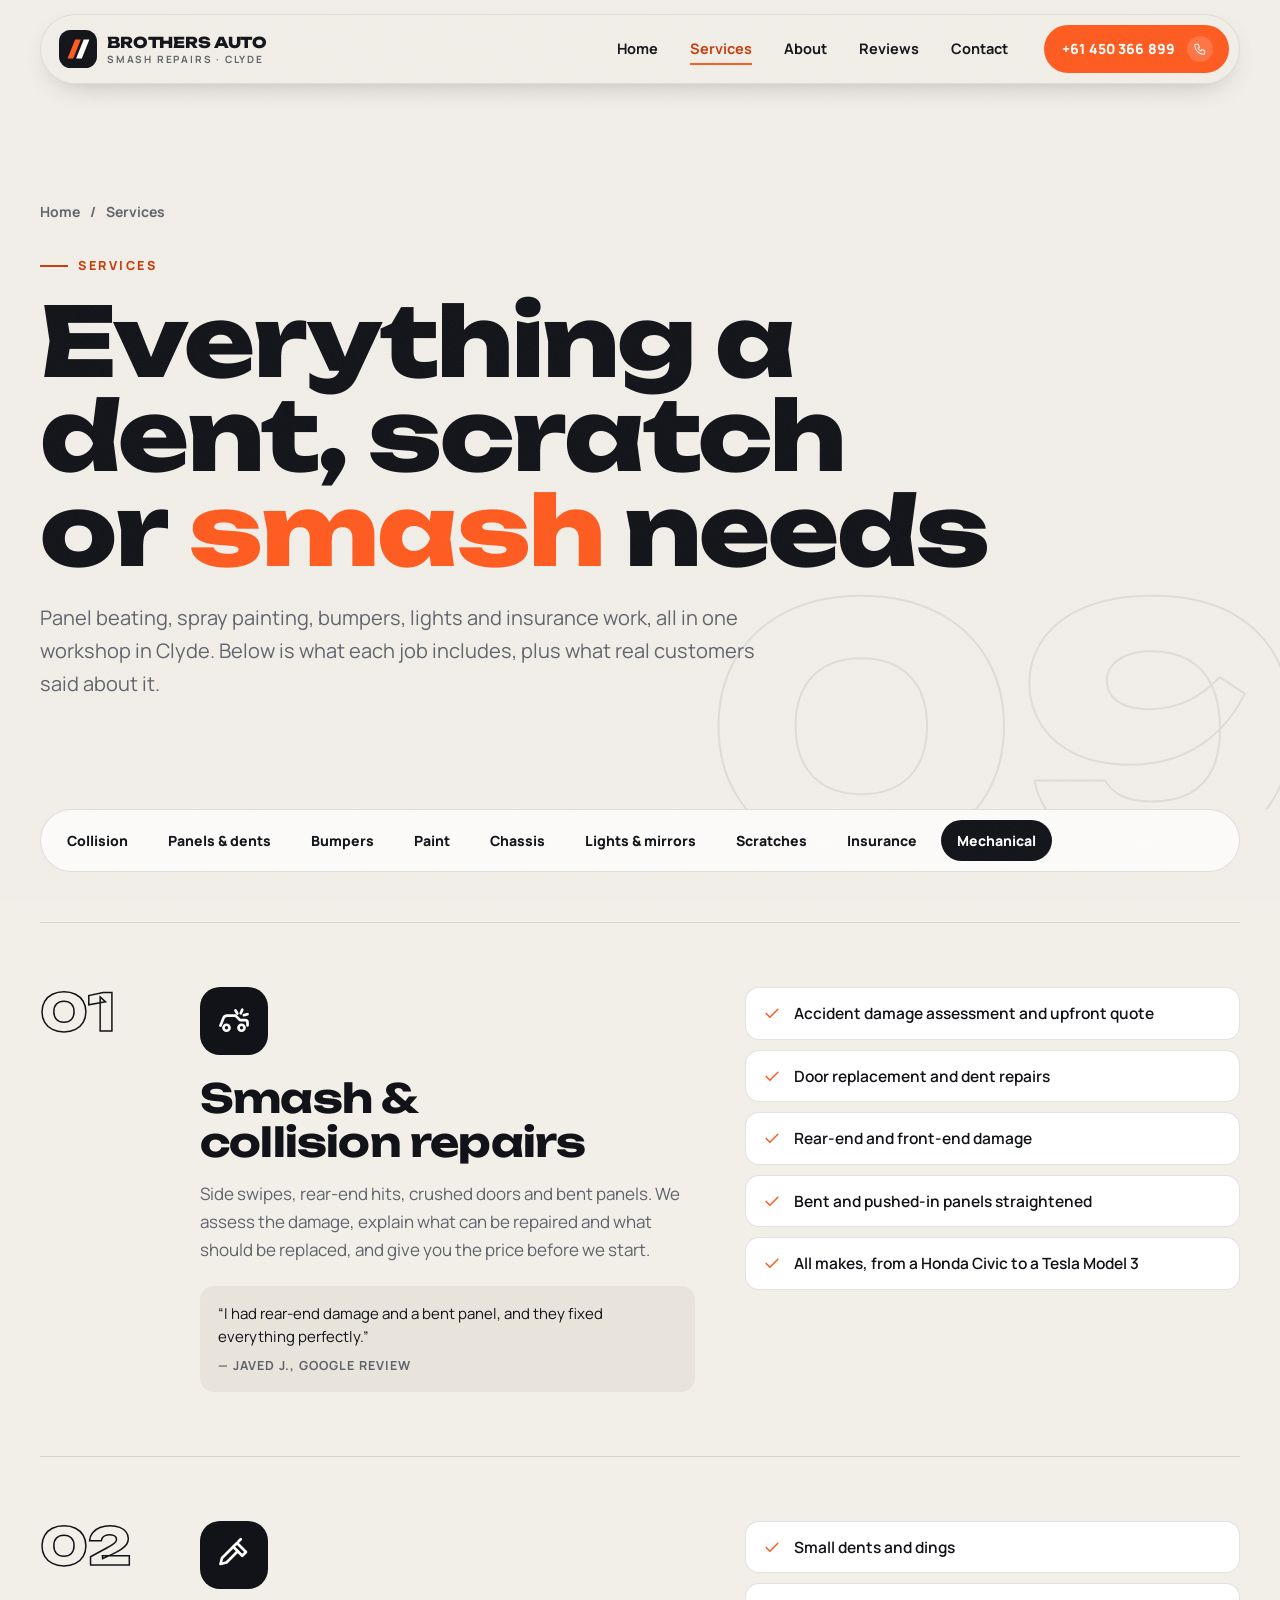
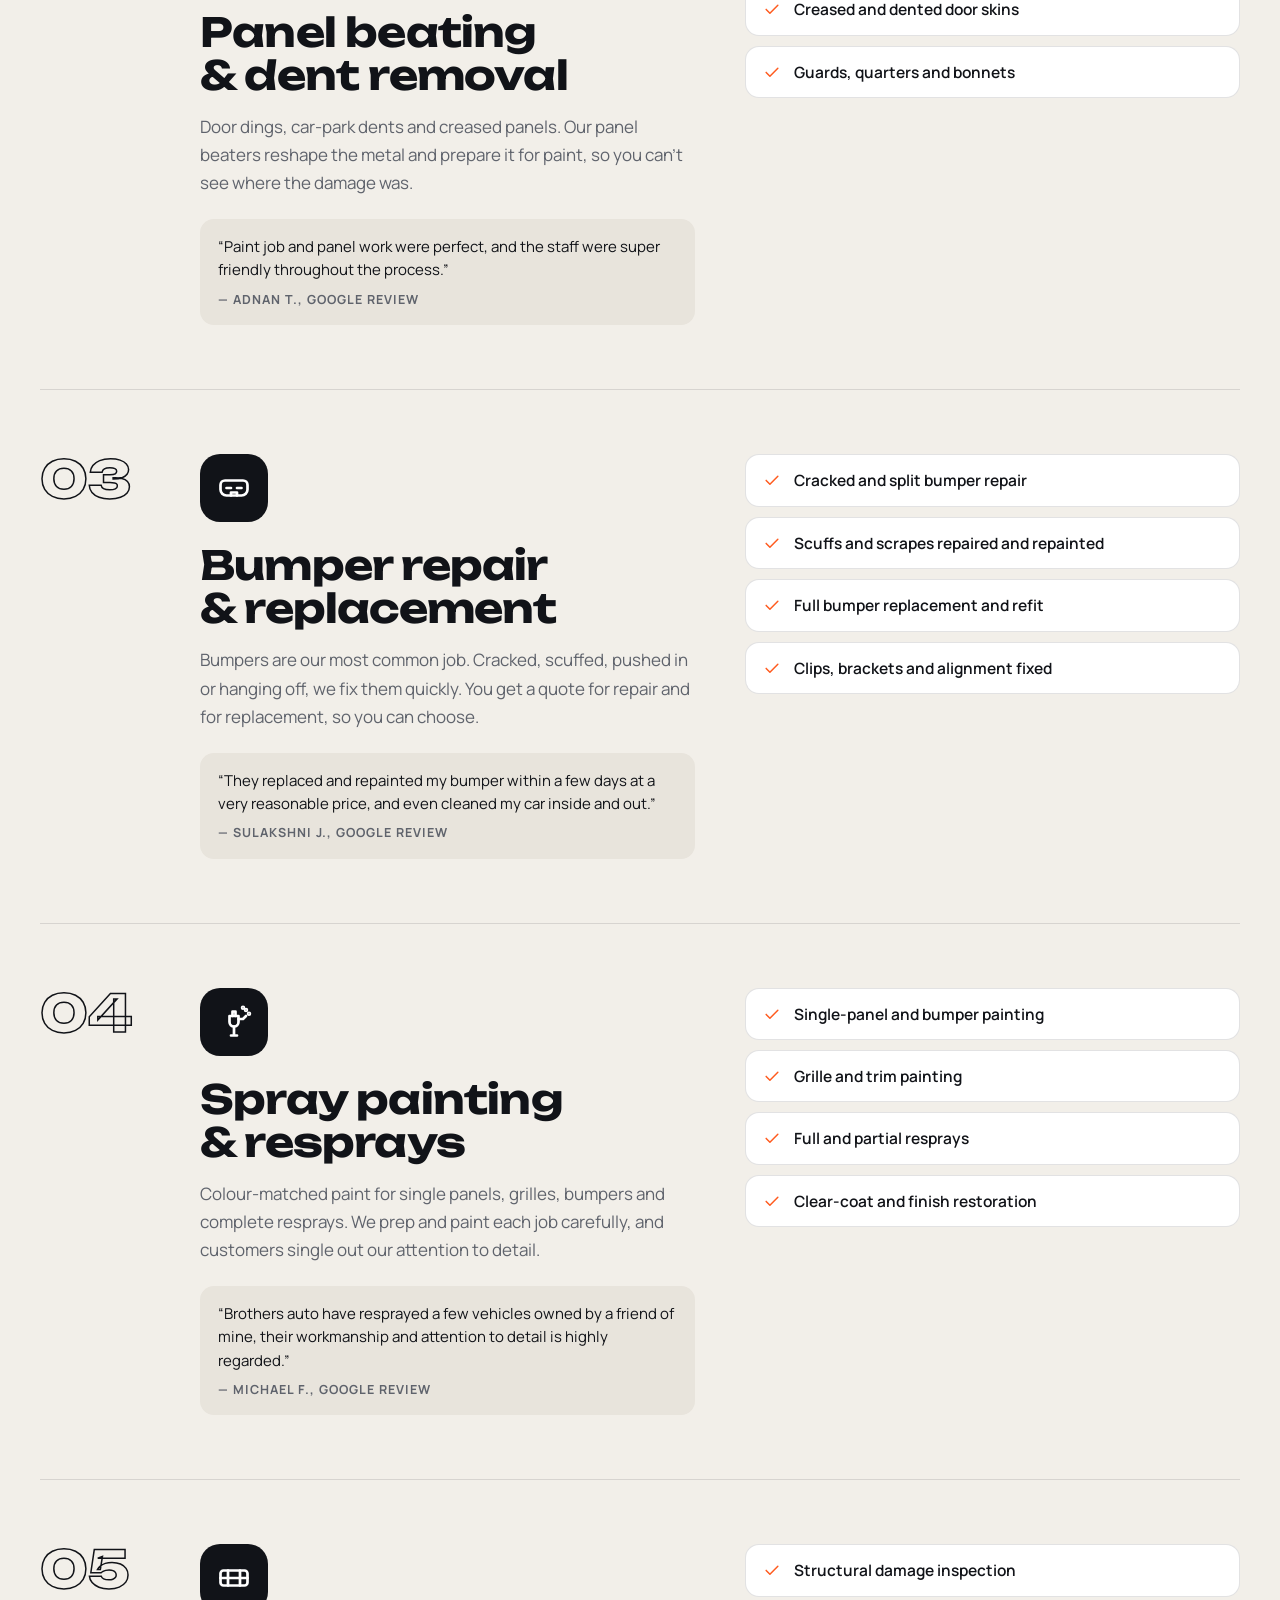
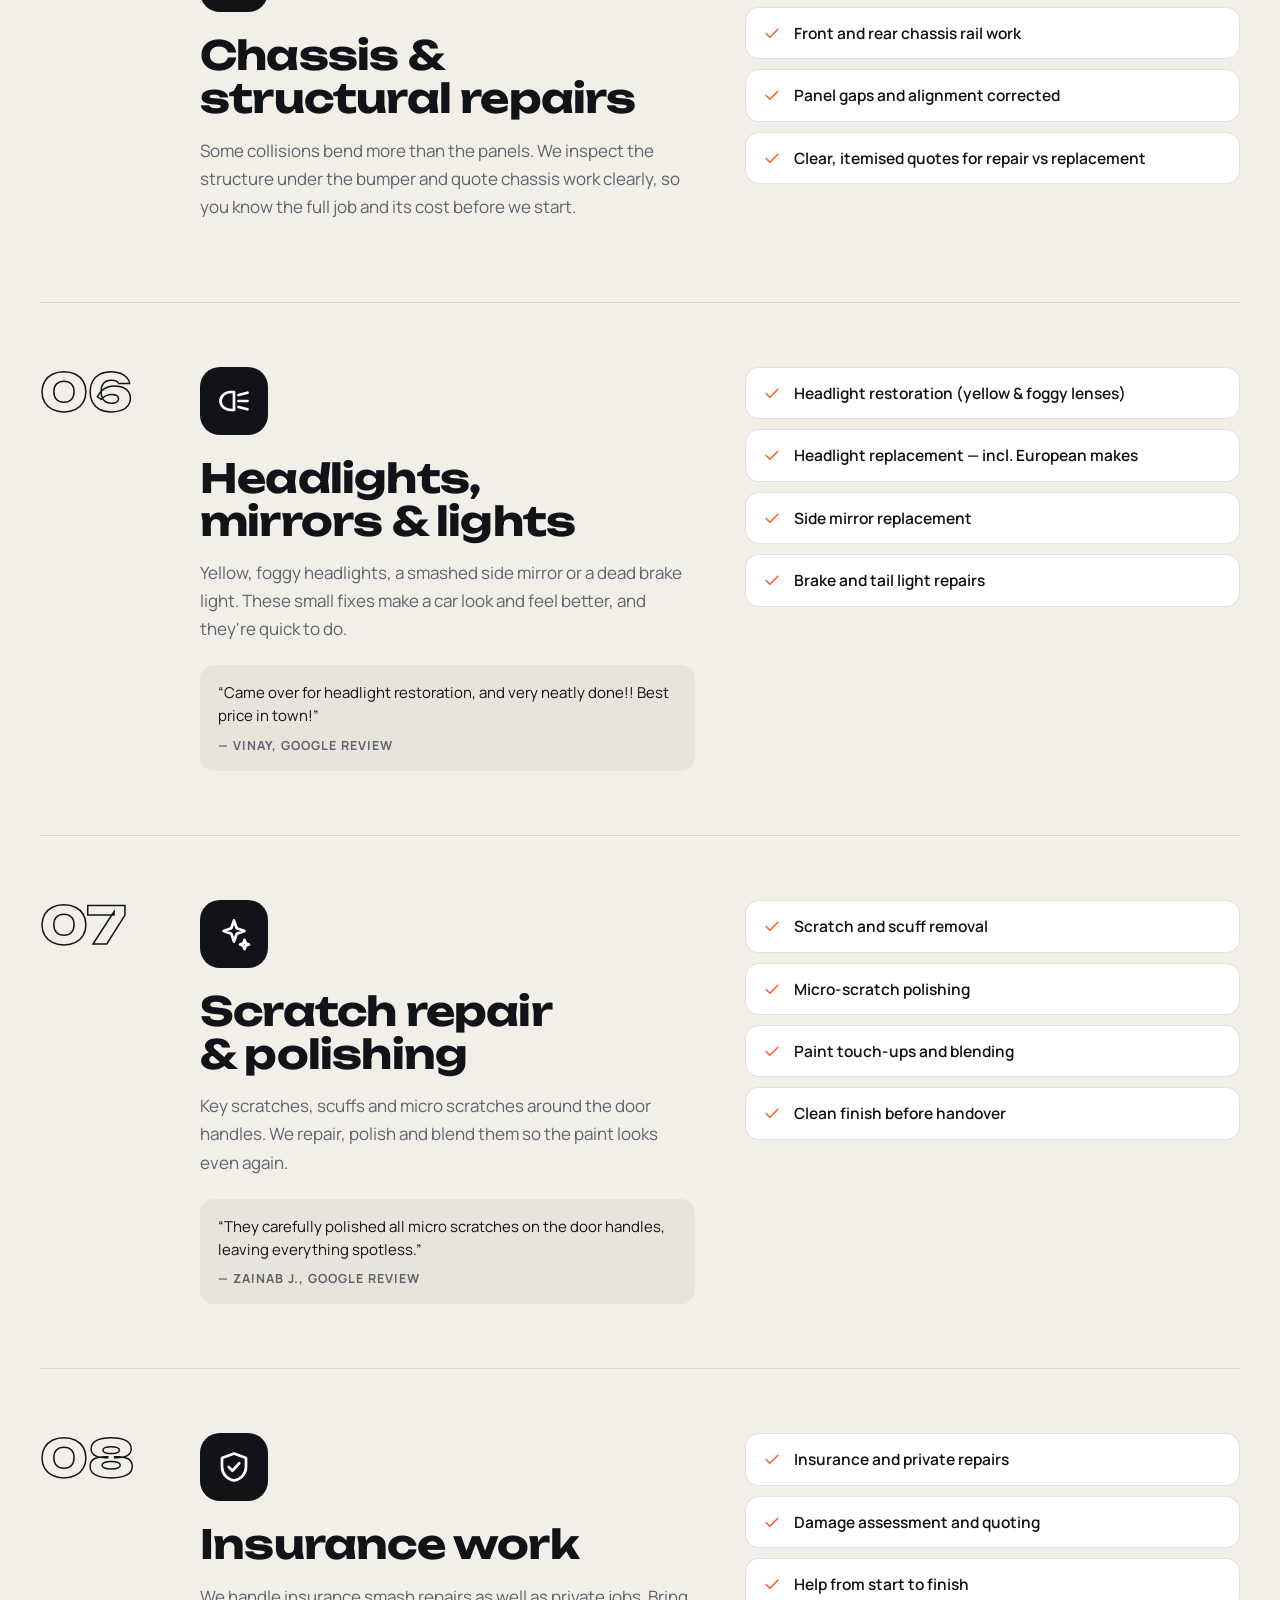
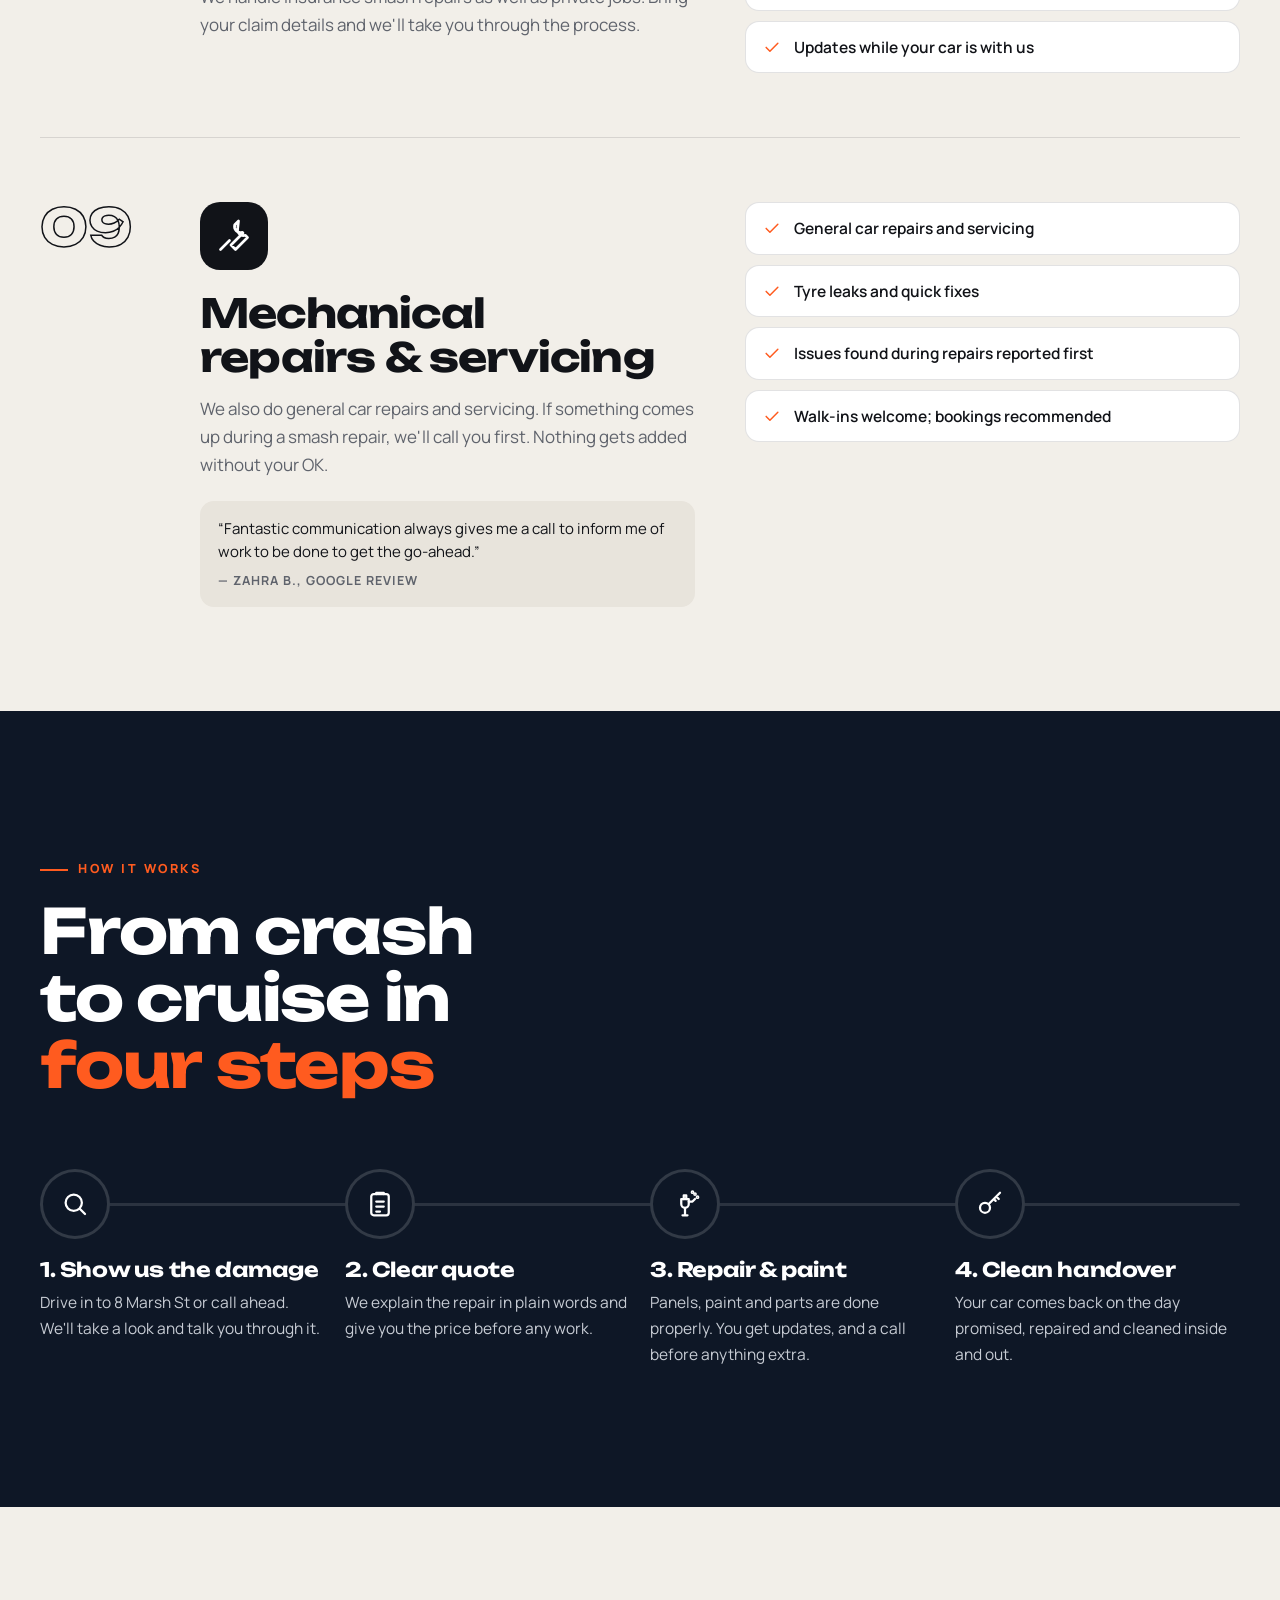
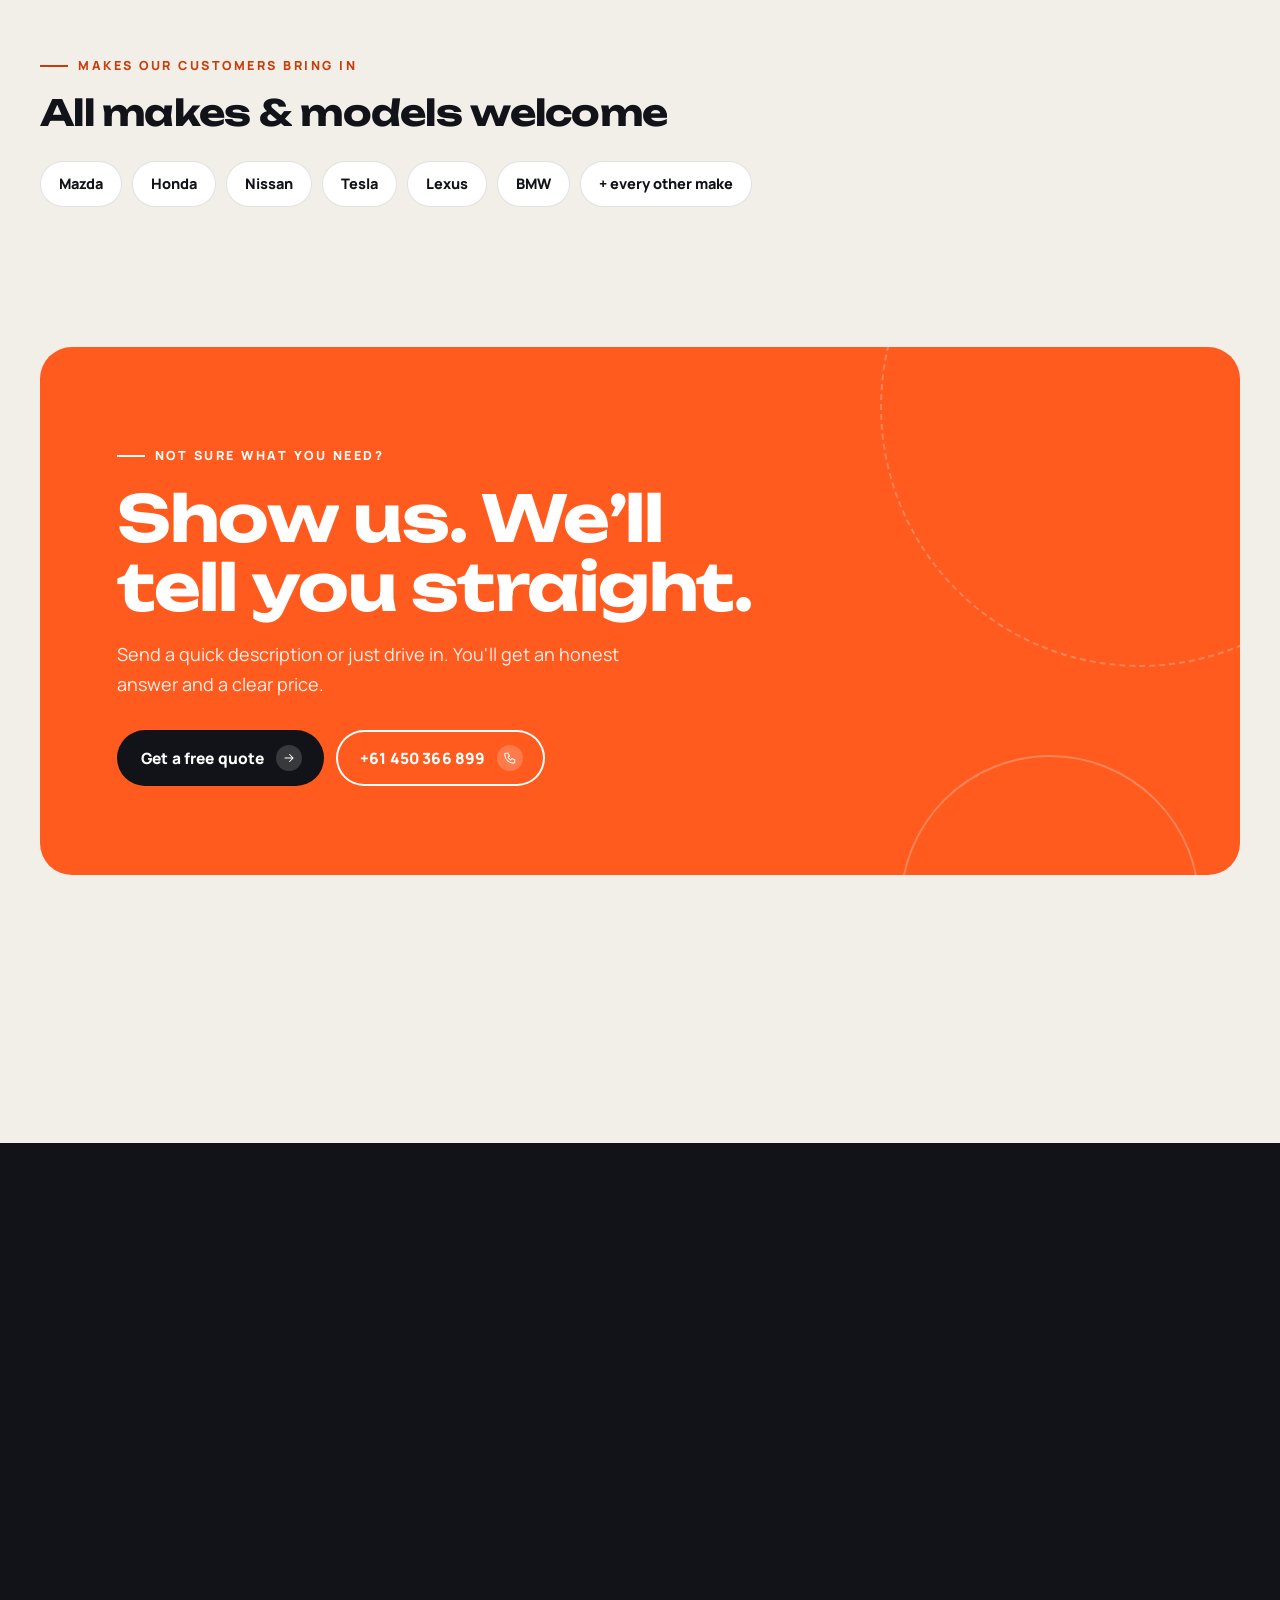
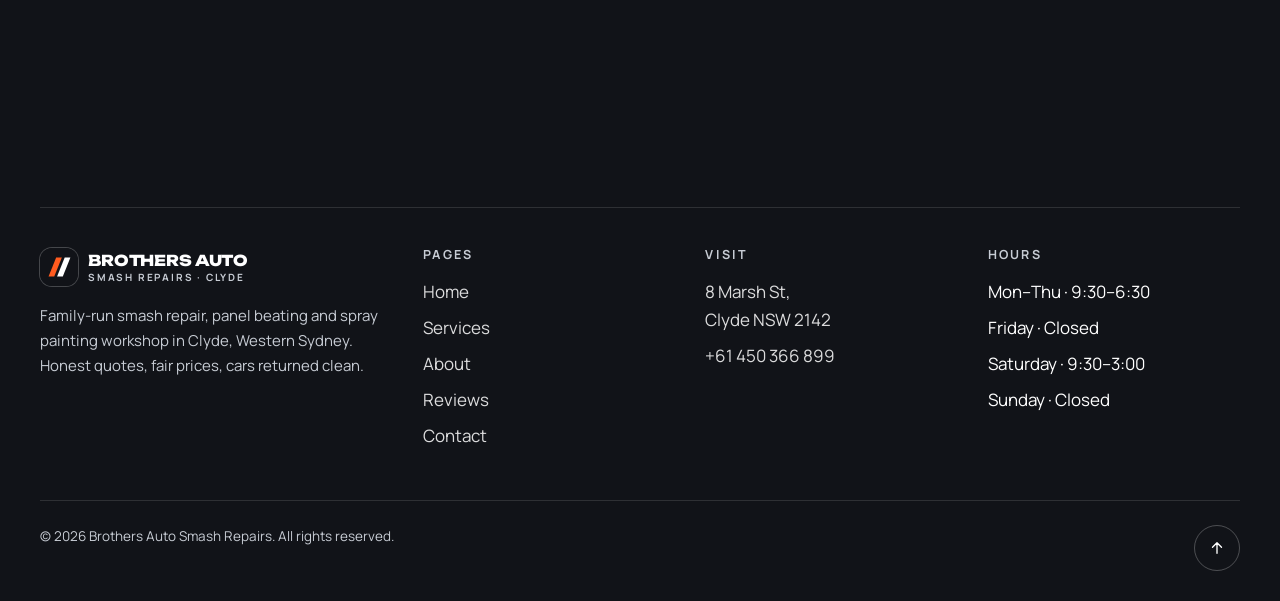
<file: services.html>
<!DOCTYPE html>
<html lang="en">
<head>
<script src="site-safety.js"></script>
<meta charset="utf-8">
<meta name="viewport" content="width=device-width, initial-scale=1, viewport-fit=cover">
<meta name="robots" content="noindex, nofollow">
<title>Services | Brothers Auto Smash Repairs, Clyde NSW</title>
<meta name="description" content="Smash and collision repairs, panel beating, bumper repair, spray painting, chassis work, headlight restoration, scratch repair and insurance work in Clyde, Sydney.">
<meta name="theme-color" content="#F2EFE9">
<link rel="icon" type="image/svg+xml" href="img/favicon.svg">
<link rel="icon" type="image/png" sizes="32x32" href="img/favicon-32.png">
<link rel="apple-touch-icon" href="img/apple-touch-icon.png">

<meta property="og:type" content="website">
<meta property="og:site_name" content="Brothers Auto Smash Repairs">
<meta property="og:locale" content="en_AU">
<meta property="og:title" content="Services | Brothers Auto Smash Repairs, Clyde NSW">
<meta property="og:description" content="Smash and collision repairs, panel beating, bumper repair, spray painting, chassis work, headlight restoration, scratch repair and insurance work in Clyde, Sydney.">

<meta property="og:image" content="https://konkos-design.github.io/brothers-auto-smash-repairs/img/og-image.jpg">
<meta property="og:image:secure_url" content="https://konkos-design.github.io/brothers-auto-smash-repairs/img/og-image.jpg">
<meta property="og:image:type" content="image/jpeg">
<meta property="og:image:width" content="1200">
<meta property="og:image:height" content="630">
<meta property="og:image:alt" content="Brothers Auto Smash Repairs — smash repairs and spray painting in Clyde NSW, rated 4.8 stars">
<meta name="twitter:card" content="summary_large_image">
<meta name="twitter:title" content="Services | Brothers Auto Smash Repairs, Clyde NSW">
<meta name="twitter:description" content="Smash and collision repairs, panel beating, bumper repair, spray painting, chassis work, headlight restoration, scratch repair and insurance work in Clyde, Sydney.">
<meta name="twitter:image" content="https://konkos-design.github.io/brothers-auto-smash-repairs/img/og-image.jpg">
<link rel="preload" href="fonts/unbounded.woff2" as="font" type="font/woff2" crossorigin>
<link rel="preload" href="fonts/manrope.woff2" as="font" type="font/woff2" crossorigin>
<link rel="stylesheet" href="css/style.css">
<link rel="canonical" href="https://konkos-design.github.io/brothers-auto-smash-repairs/services.html">
<meta property="og:url" content="https://konkos-design.github.io/brothers-auto-smash-repairs/services.html">
<link rel="stylesheet" href="site-safety.css">
<script type="application/ld+json">{"@context": "https://schema.org", "@type": "AutoRepair", "name": "Brothers Auto Smash Repairs", "telephone": "+61450366899", "url": "https://konkos-design.github.io/brothers-auto-smash-repairs/"}</script>
</head>
<body>
<div class="progress" aria-hidden="true"></div>
<header class="header">
  <nav class="nav" aria-label="Main">
    <a href="index.html" class="logo" aria-label="Brothers Auto Smash Repairs — home"><svg class="logo-mark" viewBox="0 0 40 40" aria-hidden="true"><rect width="40" height="40" rx="12" fill="#111318"/><path d="M9 30L17 10h6l-8 20z" fill="#FF5B1F"/><path d="M18 30l8-20h6l-8 20z" fill="#fff"/></svg><span>BROTHERS AUTO<small>Smash Repairs · Clyde</small></span></a>
    <ul class="nav-links"><li><a href="index.html">Home</a></li><li><a href="services.html" aria-current="page">Services</a></li><li><a href="about.html">About</a></li><li><a href="reviews.html">Reviews</a></li><li><a href="contact.html">Contact</a></li></ul>
    <a href="tel:+61450366899" class="btn btn--accent btn--sm nav-cta"><span><span class="nowrap">+61 450 366 899</span></span><span class="ico"><svg viewBox="0 0 24 24" fill="none" stroke="currentColor" stroke-width="1.8" stroke-linecap="round" stroke-linejoin="round" aria-hidden="true"><path d="M5 4h4l2 5-2.5 1.5a11 11 0 0 0 5 5L15 13l5 2v4a2 2 0 0 1-2 2A16 16 0 0 1 3 6a2 2 0 0 1 2-2z"/></svg></span></a>
    <button class="burger" aria-label="Open menu" aria-expanded="false" aria-controls="mmenu"><span></span><span></span><span></span></button>
  </nav>
</header>
<div class="mobile-menu" id="mmenu" aria-hidden="true">
  <ul><li><a class="m-link" href="index.html"><span>01</span>Home</a></li><li><a class="m-link" href="services.html" aria-current="page"><span>02</span>Services</a></li><li><a class="m-link" href="about.html"><span>03</span>About</a></li><li><a class="m-link" href="reviews.html"><span>04</span>Reviews</a></li><li><a class="m-link" href="contact.html"><span>05</span>Contact</a></li></ul>
  <div class="m-foot">
    <a href="tel:+61450366899" class="btn btn--accent"><span>Call <span class="nowrap">+61 450 366 899</span></span><span class="ico"><svg viewBox="0 0 24 24" fill="none" stroke="currentColor" stroke-width="1.8" stroke-linecap="round" stroke-linejoin="round" aria-hidden="true"><path d="M5 4h4l2 5-2.5 1.5a11 11 0 0 0 5 5L15 13l5 2v4a2 2 0 0 1-2 2A16 16 0 0 1 3 6a2 2 0 0 1 2-2z"/></svg></span></a>
    <p>8 Marsh St, Clyde NSW 2142<br><span class="nowrap">Mon–Thu</span> <span class="nowrap">9:30–6:30</span> · Sat <span class="nowrap">9:30–3:00</span></p>
  </div>
</div>
<main>

<section class="page-hero">
  <div class="wrap">
    <div class="crumbs" data-reveal><a href="index.html">Home</a><span>/</span><span>Services</span></div>
    <span class="eyebrow" data-reveal>Services</span>
    <h1 data-split>Everything a dent, scratch or <span class="accent">smash</span> needs</h1>
    <p class="lead" data-reveal style="--d:.3s">Panel beating, spray painting, bumpers, lights and insurance work, all in one workshop in Clyde. Below is what each job includes, plus what real customers said about it.</p>
  </div>
  <div class="big-num" aria-hidden="true">09</div>
</section>
<section style="padding-bottom:40px">
  <div class="wrap">
    <nav class="svc-nav" aria-label="Services"><a href="#smash">Collision</a><a href="#panel">Panels &amp; dents</a><a href="#bumpers">Bumpers</a><a href="#paint">Paint</a><a href="#chassis">Chassis</a><a href="#lights">Lights &amp; mirrors</a><a href="#scratch">Scratches</a><a href="#insurance">Insurance</a><a href="#mechanical">Mechanical</a></nav>
    
<article class="svc" id="smash">
  <div class="svc-num" data-reveal>01</div>
  <div data-reveal style="--d:.1s">
    <div class="ico-lg"><svg viewBox="0 0 24 24" fill="none" stroke="currentColor" stroke-width="1.8" stroke-linecap="round" stroke-linejoin="round" aria-hidden="true"><path d="M3 15l2-5c.4-1 1.3-1.6 2.4-1.6H13l3 3h3.5c.9 0 1.5.7 1.5 1.5V15"/><circle cx="7" cy="16.5" r="2"/><circle cx="17" cy="16.5" r="2"/><path d="M13 5l1.2 2M17.5 4.5l-1 2.4M21 7.5l-2.4.6"/></svg></div>
    <h2>Smash &amp; collision repairs</h2>
    <p>Side swipes, <span class="nowrap">rear-end</span> hits, crushed doors and bent panels. We assess the damage, explain what can be repaired and what should be replaced, and give you the price before we start.</p>
    <div class="svc-quote">“I had <span class="nowrap">rear-end</span> damage and a bent panel, and they fixed everything perfectly.”<b>— Javed J., Google review</b></div>
  </div>
  <ul class="checks" data-stagger=".07"><li><svg viewBox="0 0 24 24" fill="none" stroke="currentColor" stroke-width="1.8" stroke-linecap="round" stroke-linejoin="round" aria-hidden="true"><path d="M5 12.5l4.5 4.5L19 7.5"/></svg><span>Accident damage assessment and upfront quote</span></li><li><svg viewBox="0 0 24 24" fill="none" stroke="currentColor" stroke-width="1.8" stroke-linecap="round" stroke-linejoin="round" aria-hidden="true"><path d="M5 12.5l4.5 4.5L19 7.5"/></svg><span>Door replacement and dent repairs</span></li><li><svg viewBox="0 0 24 24" fill="none" stroke="currentColor" stroke-width="1.8" stroke-linecap="round" stroke-linejoin="round" aria-hidden="true"><path d="M5 12.5l4.5 4.5L19 7.5"/></svg><span><span class="nowrap">Rear-end</span> and <span class="nowrap">front-end</span> damage</span></li><li><svg viewBox="0 0 24 24" fill="none" stroke="currentColor" stroke-width="1.8" stroke-linecap="round" stroke-linejoin="round" aria-hidden="true"><path d="M5 12.5l4.5 4.5L19 7.5"/></svg><span>Bent and <span class="nowrap">pushed-in</span> panels straightened</span></li><li><svg viewBox="0 0 24 24" fill="none" stroke="currentColor" stroke-width="1.8" stroke-linecap="round" stroke-linejoin="round" aria-hidden="true"><path d="M5 12.5l4.5 4.5L19 7.5"/></svg><span>All makes, from a Honda Civic to a Tesla Model 3</span></li></ul>
</article>
<article class="svc" id="panel">
  <div class="svc-num" data-reveal>02</div>
  <div data-reveal style="--d:.1s">
    <div class="ico-lg"><svg viewBox="0 0 24 24" fill="none" stroke="currentColor" stroke-width="1.8" stroke-linecap="round" stroke-linejoin="round" aria-hidden="true"><path d="M14 4l6 6-2.5 2.5-6-6z"/><path d="M11.5 6.5L4 14l-1 4 4-1 7.5-7.5"/><path d="M15 3l1.5-1.5"/></svg></div>
    <h2>Panel beating &amp; dent removal</h2>
    <p>Door dings, <span class="nowrap">car-park</span> dents and creased panels. Our panel beaters reshape the metal and prepare it for paint, so you can't see where the damage was.</p>
    <div class="svc-quote">“Paint job and panel work were perfect, and the staff were super friendly throughout the process.”<b>— Adnan T., Google review</b></div>
  </div>
  <ul class="checks" data-stagger=".07"><li><svg viewBox="0 0 24 24" fill="none" stroke="currentColor" stroke-width="1.8" stroke-linecap="round" stroke-linejoin="round" aria-hidden="true"><path d="M5 12.5l4.5 4.5L19 7.5"/></svg><span>Small dents and dings</span></li><li><svg viewBox="0 0 24 24" fill="none" stroke="currentColor" stroke-width="1.8" stroke-linecap="round" stroke-linejoin="round" aria-hidden="true"><path d="M5 12.5l4.5 4.5L19 7.5"/></svg><span>Creased and dented door skins</span></li><li><svg viewBox="0 0 24 24" fill="none" stroke="currentColor" stroke-width="1.8" stroke-linecap="round" stroke-linejoin="round" aria-hidden="true"><path d="M5 12.5l4.5 4.5L19 7.5"/></svg><span>Guards, quarters and bonnets</span></li><li><svg viewBox="0 0 24 24" fill="none" stroke="currentColor" stroke-width="1.8" stroke-linecap="round" stroke-linejoin="round" aria-hidden="true"><path d="M5 12.5l4.5 4.5L19 7.5"/></svg><span>Panel preparation for a seamless respray</span></li></ul>
</article>
<article class="svc" id="bumpers">
  <div class="svc-num" data-reveal>03</div>
  <div data-reveal style="--d:.1s">
    <div class="ico-lg"><svg viewBox="0 0 24 24" fill="none" stroke="currentColor" stroke-width="1.8" stroke-linecap="round" stroke-linejoin="round" aria-hidden="true"><path d="M3 10c0-1.7 1.3-3 3-3h12c1.7 0 3 1.3 3 3v3a4 4 0 0 1-4 4H7a4 4 0 0 1-4-4z"/><path d="M7 12h3M14 12h3"/><path d="M10 17v-2h4v2"/></svg></div>
    <h2>Bumper repair &amp; replacement</h2>
    <p>Bumpers are our most common job. Cracked, scuffed, pushed in or hanging off, we fix them quickly. You get a quote for repair and for replacement, so you can choose.</p>
    <div class="svc-quote">“They replaced and repainted my bumper within a few days at a very reasonable price, and even cleaned my car inside and out.”<b>— Sulakshni J., Google review</b></div>
  </div>
  <ul class="checks" data-stagger=".07"><li><svg viewBox="0 0 24 24" fill="none" stroke="currentColor" stroke-width="1.8" stroke-linecap="round" stroke-linejoin="round" aria-hidden="true"><path d="M5 12.5l4.5 4.5L19 7.5"/></svg><span>Cracked and split bumper repair</span></li><li><svg viewBox="0 0 24 24" fill="none" stroke="currentColor" stroke-width="1.8" stroke-linecap="round" stroke-linejoin="round" aria-hidden="true"><path d="M5 12.5l4.5 4.5L19 7.5"/></svg><span>Scuffs and scrapes repaired and repainted</span></li><li><svg viewBox="0 0 24 24" fill="none" stroke="currentColor" stroke-width="1.8" stroke-linecap="round" stroke-linejoin="round" aria-hidden="true"><path d="M5 12.5l4.5 4.5L19 7.5"/></svg><span>Full bumper replacement and refit</span></li><li><svg viewBox="0 0 24 24" fill="none" stroke="currentColor" stroke-width="1.8" stroke-linecap="round" stroke-linejoin="round" aria-hidden="true"><path d="M5 12.5l4.5 4.5L19 7.5"/></svg><span>Clips, brackets and alignment fixed</span></li></ul>
</article>
<article class="svc" id="paint">
  <div class="svc-num" data-reveal>04</div>
  <div data-reveal style="--d:.1s">
    <div class="ico-lg"><svg viewBox="0 0 24 24" fill="none" stroke="currentColor" stroke-width="1.8" stroke-linecap="round" stroke-linejoin="round" aria-hidden="true"><path d="M9 8h6v4a3 3 0 0 1-3 3 3 3 0 0 1-3-3z"/><path d="M12 15v6M10 21h4M15 10h3l2-2"/><path d="M11 8V5h2v3"/><circle cx="20" cy="4" r=".6"/><circle cx="22" cy="6.5" r=".6"/><circle cx="18" cy="2.5" r=".6"/></svg></div>
    <h2>Spray painting &amp; resprays</h2>
    <p><span class="nowrap">Colour-matched</span> paint for single panels, grilles, bumpers and complete resprays. We prep and paint each job carefully, and customers single out our attention to detail.</p>
    <div class="svc-quote">“Brothers auto have resprayed a few vehicles owned by a friend of mine, their workmanship and attention to detail is highly regarded.”<b>— Michael F., Google review</b></div>
  </div>
  <ul class="checks" data-stagger=".07"><li><svg viewBox="0 0 24 24" fill="none" stroke="currentColor" stroke-width="1.8" stroke-linecap="round" stroke-linejoin="round" aria-hidden="true"><path d="M5 12.5l4.5 4.5L19 7.5"/></svg><span><span class="nowrap">Single-panel</span> and bumper painting</span></li><li><svg viewBox="0 0 24 24" fill="none" stroke="currentColor" stroke-width="1.8" stroke-linecap="round" stroke-linejoin="round" aria-hidden="true"><path d="M5 12.5l4.5 4.5L19 7.5"/></svg><span>Grille and trim painting</span></li><li><svg viewBox="0 0 24 24" fill="none" stroke="currentColor" stroke-width="1.8" stroke-linecap="round" stroke-linejoin="round" aria-hidden="true"><path d="M5 12.5l4.5 4.5L19 7.5"/></svg><span>Full and partial resprays</span></li><li><svg viewBox="0 0 24 24" fill="none" stroke="currentColor" stroke-width="1.8" stroke-linecap="round" stroke-linejoin="round" aria-hidden="true"><path d="M5 12.5l4.5 4.5L19 7.5"/></svg><span><span class="nowrap">Clear-coat</span> and finish restoration</span></li></ul>
</article>
<article class="svc" id="chassis">
  <div class="svc-num" data-reveal>05</div>
  <div data-reveal style="--d:.1s">
    <div class="ico-lg"><svg viewBox="0 0 24 24" fill="none" stroke="currentColor" stroke-width="1.8" stroke-linecap="round" stroke-linejoin="round" aria-hidden="true"><rect x="3" y="7" width="18" height="10" rx="2"/><path d="M3 12h18M8 7v10M16 7v10"/></svg></div>
    <h2>Chassis &amp; structural repairs</h2>
    <p>Some collisions bend more than the panels. We inspect the structure under the bumper and quote chassis work clearly, so you know the full job and its cost before we start.</p>
    
  </div>
  <ul class="checks" data-stagger=".07"><li><svg viewBox="0 0 24 24" fill="none" stroke="currentColor" stroke-width="1.8" stroke-linecap="round" stroke-linejoin="round" aria-hidden="true"><path d="M5 12.5l4.5 4.5L19 7.5"/></svg><span>Structural damage inspection</span></li><li><svg viewBox="0 0 24 24" fill="none" stroke="currentColor" stroke-width="1.8" stroke-linecap="round" stroke-linejoin="round" aria-hidden="true"><path d="M5 12.5l4.5 4.5L19 7.5"/></svg><span>Front and rear chassis rail work</span></li><li><svg viewBox="0 0 24 24" fill="none" stroke="currentColor" stroke-width="1.8" stroke-linecap="round" stroke-linejoin="round" aria-hidden="true"><path d="M5 12.5l4.5 4.5L19 7.5"/></svg><span>Panel gaps and alignment corrected</span></li><li><svg viewBox="0 0 24 24" fill="none" stroke="currentColor" stroke-width="1.8" stroke-linecap="round" stroke-linejoin="round" aria-hidden="true"><path d="M5 12.5l4.5 4.5L19 7.5"/></svg><span>Clear, itemised quotes for repair vs replacement</span></li></ul>
</article>
<article class="svc" id="lights">
  <div class="svc-num" data-reveal>06</div>
  <div data-reveal style="--d:.1s">
    <div class="ico-lg"><svg viewBox="0 0 24 24" fill="none" stroke="currentColor" stroke-width="1.8" stroke-linecap="round" stroke-linejoin="round" aria-hidden="true"><path d="M10 6c-4 0-7 2.7-7 6s3 6 7 6h2V6z"/><path d="M15 8l6-1.5M15 12h6M15 16l6 1.5"/></svg></div>
    <h2>Headlights, mirrors &amp; lights</h2>
    <p>Yellow, foggy headlights, a smashed side mirror or a dead brake light. These small fixes make a car look and feel better, and they're quick to do.</p>
    <div class="svc-quote">“Came over for headlight restoration, and very neatly done!! Best price in town!”<b>— Vinay, Google review</b></div>
  </div>
  <ul class="checks" data-stagger=".07"><li><svg viewBox="0 0 24 24" fill="none" stroke="currentColor" stroke-width="1.8" stroke-linecap="round" stroke-linejoin="round" aria-hidden="true"><path d="M5 12.5l4.5 4.5L19 7.5"/></svg><span>Headlight restoration (yellow &amp; foggy lenses)</span></li><li><svg viewBox="0 0 24 24" fill="none" stroke="currentColor" stroke-width="1.8" stroke-linecap="round" stroke-linejoin="round" aria-hidden="true"><path d="M5 12.5l4.5 4.5L19 7.5"/></svg><span>Headlight replacement — incl. European makes</span></li><li><svg viewBox="0 0 24 24" fill="none" stroke="currentColor" stroke-width="1.8" stroke-linecap="round" stroke-linejoin="round" aria-hidden="true"><path d="M5 12.5l4.5 4.5L19 7.5"/></svg><span>Side mirror replacement</span></li><li><svg viewBox="0 0 24 24" fill="none" stroke="currentColor" stroke-width="1.8" stroke-linecap="round" stroke-linejoin="round" aria-hidden="true"><path d="M5 12.5l4.5 4.5L19 7.5"/></svg><span>Brake and tail light repairs</span></li></ul>
</article>
<article class="svc" id="scratch">
  <div class="svc-num" data-reveal>07</div>
  <div data-reveal style="--d:.1s">
    <div class="ico-lg"><svg viewBox="0 0 24 24" fill="none" stroke="currentColor" stroke-width="1.8" stroke-linecap="round" stroke-linejoin="round" aria-hidden="true"><path d="M12 3l1.8 5.2L19 10l-5.2 1.8L12 17l-1.8-5.2L5 10l5.2-1.8z"/><path d="M19 16l.8 2.2L22 19l-2.2.8L19 22l-.8-2.2L16 19l2.2-.8z"/></svg></div>
    <h2>Scratch repair &amp; polishing</h2>
    <p>Key scratches, scuffs and micro scratches around the door handles. We repair, polish and blend them so the paint looks even again.</p>
    <div class="svc-quote">“They carefully polished all micro scratches on the door handles, leaving everything spotless.”<b>— Zainab J., Google review</b></div>
  </div>
  <ul class="checks" data-stagger=".07"><li><svg viewBox="0 0 24 24" fill="none" stroke="currentColor" stroke-width="1.8" stroke-linecap="round" stroke-linejoin="round" aria-hidden="true"><path d="M5 12.5l4.5 4.5L19 7.5"/></svg><span>Scratch and scuff removal</span></li><li><svg viewBox="0 0 24 24" fill="none" stroke="currentColor" stroke-width="1.8" stroke-linecap="round" stroke-linejoin="round" aria-hidden="true"><path d="M5 12.5l4.5 4.5L19 7.5"/></svg><span><span class="nowrap">Micro-scratch</span> polishing</span></li><li><svg viewBox="0 0 24 24" fill="none" stroke="currentColor" stroke-width="1.8" stroke-linecap="round" stroke-linejoin="round" aria-hidden="true"><path d="M5 12.5l4.5 4.5L19 7.5"/></svg><span>Paint <span class="nowrap">touch-ups</span> and blending</span></li><li><svg viewBox="0 0 24 24" fill="none" stroke="currentColor" stroke-width="1.8" stroke-linecap="round" stroke-linejoin="round" aria-hidden="true"><path d="M5 12.5l4.5 4.5L19 7.5"/></svg><span>Clean finish before handover</span></li></ul>
</article>
<article class="svc" id="insurance">
  <div class="svc-num" data-reveal>08</div>
  <div data-reveal style="--d:.1s">
    <div class="ico-lg"><svg viewBox="0 0 24 24" fill="none" stroke="currentColor" stroke-width="1.8" stroke-linecap="round" stroke-linejoin="round" aria-hidden="true"><path d="M12 3l8 3v6c0 4.5-3.4 8.3-8 9-4.6-.7-8-4.5-8-9V6z"/><path d="M8.5 12l2.5 2.5 4.5-5"/></svg></div>
    <h2>Insurance work</h2>
    <p>We handle insurance smash repairs as well as private jobs. Bring your claim details and we'll take you through the process.</p>
    
  </div>
  <ul class="checks" data-stagger=".07"><li><svg viewBox="0 0 24 24" fill="none" stroke="currentColor" stroke-width="1.8" stroke-linecap="round" stroke-linejoin="round" aria-hidden="true"><path d="M5 12.5l4.5 4.5L19 7.5"/></svg><span>Insurance and private repairs</span></li><li><svg viewBox="0 0 24 24" fill="none" stroke="currentColor" stroke-width="1.8" stroke-linecap="round" stroke-linejoin="round" aria-hidden="true"><path d="M5 12.5l4.5 4.5L19 7.5"/></svg><span>Damage assessment and quoting</span></li><li><svg viewBox="0 0 24 24" fill="none" stroke="currentColor" stroke-width="1.8" stroke-linecap="round" stroke-linejoin="round" aria-hidden="true"><path d="M5 12.5l4.5 4.5L19 7.5"/></svg><span>Help from start to finish</span></li><li><svg viewBox="0 0 24 24" fill="none" stroke="currentColor" stroke-width="1.8" stroke-linecap="round" stroke-linejoin="round" aria-hidden="true"><path d="M5 12.5l4.5 4.5L19 7.5"/></svg><span>Updates while your car is with us</span></li></ul>
</article>
<article class="svc" id="mechanical">
  <div class="svc-num" data-reveal>09</div>
  <div data-reveal style="--d:.1s">
    <div class="ico-lg"><svg viewBox="0 0 24 24" fill="none" stroke="currentColor" stroke-width="1.8" stroke-linecap="round" stroke-linejoin="round" aria-hidden="true"><path d="M14.5 6.5a4 4 0 0 0 5 5L21 13l-8 8-3-3 8-8-.5-.5a4 4 0 0 1-5-5L15 2z"/><path d="M3 21l6-6"/></svg></div>
    <h2>Mechanical repairs &amp; servicing</h2>
    <p>We also do general car repairs and servicing. If something comes up during a smash repair, we'll call you first. Nothing gets added without your OK.</p>
    <div class="svc-quote">“Fantastic communication always gives me a call to inform me of work to be done to get the <span class="nowrap">go-ahead.”</span><b>— Zahra B., Google review</b></div>
  </div>
  <ul class="checks" data-stagger=".07"><li><svg viewBox="0 0 24 24" fill="none" stroke="currentColor" stroke-width="1.8" stroke-linecap="round" stroke-linejoin="round" aria-hidden="true"><path d="M5 12.5l4.5 4.5L19 7.5"/></svg><span>General car repairs and servicing</span></li><li><svg viewBox="0 0 24 24" fill="none" stroke="currentColor" stroke-width="1.8" stroke-linecap="round" stroke-linejoin="round" aria-hidden="true"><path d="M5 12.5l4.5 4.5L19 7.5"/></svg><span>Tyre leaks and quick fixes</span></li><li><svg viewBox="0 0 24 24" fill="none" stroke="currentColor" stroke-width="1.8" stroke-linecap="round" stroke-linejoin="round" aria-hidden="true"><path d="M5 12.5l4.5 4.5L19 7.5"/></svg><span>Issues found during repairs reported first</span></li><li><svg viewBox="0 0 24 24" fill="none" stroke="currentColor" stroke-width="1.8" stroke-linecap="round" stroke-linejoin="round" aria-hidden="true"><path d="M5 12.5l4.5 4.5L19 7.5"/></svg><span><span class="nowrap">Walk-ins</span> welcome; bookings recommended</span></li></ul>
</article>
  </div>
</section>

<section class="section on-dark">
  <div class="wrap">
    <div class="sec-head">
      <div>
        <span class="eyebrow" data-reveal>How it works</span>
        <h2 class="h-lg" data-split>From crash to cruise in <span class="accent">four steps</span></h2>
      </div>
    </div>
    <div class="process">
      <div class="process-line" aria-hidden="true"><i></i></div>
      <div class="step" data-reveal><span class="dot"><svg viewBox="0 0 24 24" fill="none" stroke="currentColor" stroke-width="1.8" stroke-linecap="round" stroke-linejoin="round" aria-hidden="true"><circle cx="11" cy="11" r="6.5"/><path d="M20 20l-4.2-4.2"/></svg></span><h3>1. Show us the damage</h3><p>Drive in to 8 Marsh St or call ahead. We'll take a look and talk you through it.</p></div>
      <div class="step" data-reveal style="--d:.1s"><span class="dot"><svg viewBox="0 0 24 24" fill="none" stroke="currentColor" stroke-width="1.8" stroke-linecap="round" stroke-linejoin="round" aria-hidden="true"><rect x="5" y="4" width="14" height="17" rx="2"/><path d="M9 4V3h6v1M9 10h6M9 14h6M9 18h3"/></svg></span><h3>2. Clear quote</h3><p>We explain the repair in plain words and give you the price before any work.</p></div>
      <div class="step" data-reveal style="--d:.2s"><span class="dot"><svg viewBox="0 0 24 24" fill="none" stroke="currentColor" stroke-width="1.8" stroke-linecap="round" stroke-linejoin="round" aria-hidden="true"><path d="M9 8h6v4a3 3 0 0 1-3 3 3 3 0 0 1-3-3z"/><path d="M12 15v6M10 21h4M15 10h3l2-2"/><path d="M11 8V5h2v3"/><circle cx="20" cy="4" r=".6"/><circle cx="22" cy="6.5" r=".6"/><circle cx="18" cy="2.5" r=".6"/></svg></span><h3>3. Repair &amp; paint</h3><p>Panels, paint and parts are done properly. You get updates, and a call before anything extra.</p></div>
      <div class="step" data-reveal style="--d:.3s"><span class="dot"><svg viewBox="0 0 24 24" fill="none" stroke="currentColor" stroke-width="1.8" stroke-linecap="round" stroke-linejoin="round" aria-hidden="true"><circle cx="8" cy="15" r="4"/><path d="M11 12l9-9M17 6l2 2M15 8l1.5 1.5"/></svg></span><h3>4. Clean handover</h3><p>Your car comes back on the day promised, repaired and cleaned inside and out.</p></div>
    </div>
  </div>
</section>

<section class="section">
  <div class="wrap">
    <span class="eyebrow" data-reveal>Makes our customers bring in</span>
    <h2 class="h-md" data-split style="margin-bottom:28px">All makes &amp; models welcome</h2>
    <div class="chips" data-stagger=".04">
      <span class="chip">Mazda</span><span class="chip">Honda</span><span class="chip">Nissan</span><span class="chip">Tesla</span><span class="chip">Lexus</span><span class="chip">BMW</span><span class="chip">+ every other make</span>
    </div>
  </div>
</section>

<section class="section" style="padding-top:0">
  <div class="wrap">
    <div class="cta" data-reveal="scale">
      <span class="eyebrow" style="color:#fff">Not sure what you need?</span>
      <h2 data-split>Show us. We’ll tell you straight.</h2>
      <p>Send a quick description or just drive in. You'll get an honest answer and a clear price.</p>
      <div class="cta-actions"><a href="contact.html" class="btn btn--accent"><span>Get a free quote</span><span class="ico"><svg viewBox="0 0 24 24" fill="none" stroke="currentColor" stroke-width="1.8" stroke-linecap="round" stroke-linejoin="round" aria-hidden="true"><path d="M5 12h14M13 6l6 6-6 6"/></svg></span></a><a href="tel:+61450366899" class="btn btn--ghost"><span><span class="nowrap">+61 450 366 899</span></span><span class="ico"><svg viewBox="0 0 24 24" fill="none" stroke="currentColor" stroke-width="1.8" stroke-linecap="round" stroke-linejoin="round" aria-hidden="true"><path d="M5 4h4l2 5-2.5 1.5a11 11 0 0 0 5 5L15 13l5 2v4a2 2 0 0 1-2 2A16 16 0 0 1 3 6a2 2 0 0 1 2-2z"/></svg></span></a></div>
    </div>
  </div>
</section>

</main>
<footer class="footer">
  <div class="wrap">
    <div class="footer-big" data-reveal="spray"><a href="tel:+61450366899">Bent? Scratched?<br><span class="stroke">Call the brothers.</span></a></div>
    <div class="footer-grid">
      <div>
        <a href="index.html" class="logo" style="margin-bottom:18px"><svg class="logo-mark" viewBox="0 0 40 40" aria-hidden="true"><rect width="40" height="40" rx="12" fill="#111318"/><path d="M9 30L17 10h6l-8 20z" fill="#FF5B1F"/><path d="M18 30l8-20h6l-8 20z" fill="#fff"/></svg><span>BROTHERS AUTO<small>Smash Repairs · Clyde</small></span></a>
        <p><span class="nowrap">Family-run</span> smash repair, panel beating and spray painting workshop in Clyde, Western Sydney. Honest quotes, fair prices, cars returned clean.</p>
      </div>
      <div><h4>Pages</h4><ul><li><a href="index.html">Home</a></li><li><a href="services.html">Services</a></li><li><a href="about.html">About</a></li><li><a href="reviews.html">Reviews</a></li><li><a href="contact.html">Contact</a></li></ul></div>
      <div><h4>Visit</h4><ul><li><a href="https://maps.app.goo.gl/KaYa8WC39C3SwUpP8" target="_blank" rel="noopener">8 Marsh St,<br>Clyde NSW 2142</a></li><li><a href="tel:+61450366899"><span class="nowrap">+61 450 366 899</span></a></li></ul></div>
      <div><h4>Hours</h4><ul><li><span class="nowrap">Mon–Thu</span> · <span class="nowrap">9:30–6:30</span></li><li>Friday · Closed</li><li>Saturday · <span class="nowrap">9:30–3:00</span></li><li>Sunday · Closed</li></ul></div>
    </div>
    <div class="footer-bottom">
      <span>© <span data-year>2026</span> Brothers Auto Smash Repairs. All rights reserved.</span>
      <button class="to-top" aria-label="Back to top"><svg viewBox="0 0 24 24" fill="none" stroke="currentColor" stroke-width="1.8" stroke-linecap="round" stroke-linejoin="round" aria-hidden="true"><path d="M12 19V5M6 11l6-6 6 6"/></svg></button>
    </div>
  </div>
</footer>
<a href="tel:+61450366899" class="fab" aria-label="Call Brothers Auto"><svg viewBox="0 0 24 24" fill="none" stroke="currentColor" stroke-width="1.8" stroke-linecap="round" stroke-linejoin="round" aria-hidden="true"><path d="M5 4h4l2 5-2.5 1.5a11 11 0 0 0 5 5L15 13l5 2v4a2 2 0 0 1-2 2A16 16 0 0 1 3 6a2 2 0 0 1 2-2z"/></svg><span>Call now</span></a>
<script src="js/main.js"></script>
</body>
</html>
</file>
<file: css/style.css>
@font-face{font-family:"Unbounded";src:url("../fonts/unbounded.woff2") format("woff2");font-weight:200 900;font-style:normal;font-display:swap}
@font-face{font-family:"Manrope";src:url("../fonts/manrope.woff2") format("woff2");font-weight:200 800;font-style:normal;font-display:swap}
/* =========================================================
   Brothers Auto Smash Repairs — "Primer & Paint" design system
   ========================================================= */
:root{
  --paper:#F2EFE9;
  --paper-2:#E8E4DC;
  --card:#FFFFFF;
  --ink:#111318;
  --ink-2:#2B2F37;
  --muted:#5F636C;
  --line:rgba(17,19,24,.12);
  --accent:#FF5B1F;
  --accent-ink:#C93D0B;
  --amber:#FFB400;
  --night:#0E1726;
  --night-2:#16233A;
  --steel:#C7CCD4;
  --radius:22px;
  --radius-sm:14px;
  --shadow:0 18px 50px -20px rgba(17,19,24,.35);
  --ease:cubic-bezier(.22,1,.36,1);
  --ease-back:cubic-bezier(.34,1.56,.64,1);
  --head:"Unbounded",system-ui,sans-serif;
  --body:"Manrope",system-ui,-apple-system,"Segoe UI",sans-serif;
  --wrap:min(1200px,100% - 40px);
}

*,*::before,*::after{box-sizing:border-box}
html{scroll-behavior:smooth;-webkit-text-size-adjust:100%;overflow-x:hidden}
@supports (overflow:clip){html{overflow-x:clip}}
body{
  margin:0;font-family:var(--body);font-size:17px;line-height:1.65;color:var(--ink);
  background:var(--paper);overflow-x:hidden;-webkit-font-smoothing:antialiased;
}
@supports (overflow:clip){body{overflow-x:clip}}
img,svg{display:block;max-width:100%}
a{color:inherit;text-decoration:none}
button{font:inherit;color:inherit;cursor:pointer}
h1,h2,h3,h4{font-family:var(--head);line-height:1.08;margin:0;letter-spacing:-.02em;font-weight:700;text-wrap:balance;overflow-wrap:break-word}
p{margin:0 0 1em;text-wrap:pretty;overflow-wrap:break-word}
::selection{background:var(--accent);color:#fff}
.wrap{width:var(--wrap);margin-inline:auto}
.sr-only{position:absolute;width:1px;height:1px;overflow:hidden;clip:rect(0 0 0 0);white-space:nowrap}
.nowrap{white-space:nowrap}

/* grain overlay for "primer" feel */
body::before{
  content:"";position:fixed;inset:0;pointer-events:none;z-index:999;opacity:.05;
  background-image:url("data:image/svg+xml,%3Csvg xmlns='http://www.w3.org/2000/svg' width='160' height='160'%3E%3Cfilter id='n'%3E%3CfeTurbulence type='fractalNoise' baseFrequency='.9' numOctaves='3' stitchTiles='stitch'/%3E%3C/filter%3E%3Crect width='100%25' height='100%25' filter='url(%23n)'/%3E%3C/svg%3E");
}

/* ---------- scroll progress ---------- */
.progress{position:fixed;top:0;left:0;height:3px;width:100%;transform-origin:0 50%;transform:scaleX(0);background:linear-gradient(90deg,var(--accent),var(--amber));z-index:1000}

/* ---------- header ---------- */
.header{position:fixed;inset:14px 0 auto;z-index:100;pointer-events:none}
.nav{
  pointer-events:auto;width:var(--wrap);margin-inline:auto;display:flex;align-items:center;gap:16px;
  padding:10px 10px 10px 18px;border-radius:999px;
  background:rgba(242,239,233,.72);backdrop-filter:blur(16px) saturate(1.4);-webkit-backdrop-filter:blur(16px) saturate(1.4);
  border:1px solid rgba(17,19,24,.08);box-shadow:0 10px 30px -18px rgba(17,19,24,.45);
  transition:transform .5s var(--ease),background .3s;
}
.header.is-hidden .nav{transform:translateY(-140%)}
.logo{display:flex;align-items:center;gap:10px;font-family:var(--head);font-weight:800;font-size:15px;letter-spacing:-.01em;line-height:1;white-space:nowrap}
.logo-mark{width:38px;height:38px;flex:none}
.logo small{display:block;font-family:var(--body);font-weight:700;font-size:10px;letter-spacing:.18em;text-transform:uppercase;color:var(--muted);margin-top:4px}
.nav-links{display:flex;gap:4px;margin-left:auto;list-style:none;padding:0;margin-block:0}
.nav-links a{position:relative;display:block;padding:9px 14px;border-radius:999px;font-weight:700;font-size:14.5px;transition:background .3s,color .3s}
.nav-links a::after{content:"";position:absolute;left:14px;right:14px;bottom:5px;height:2px;background:var(--accent);transform:scaleX(0);transform-origin:right;transition:transform .45s var(--ease)}
.nav-links a:hover::after,.nav-links a[aria-current="page"]::after{transform:scaleX(1);transform-origin:left}
.nav-links a[aria-current="page"]{color:var(--accent-ink)}
.nav-cta{margin-left:6px}
.burger{display:none;margin-left:auto;width:46px;height:46px;border-radius:50%;border:0;background:var(--ink);position:relative;flex:none}
.burger span{position:absolute;left:14px;right:14px;height:2px;background:#fff;border-radius:2px;transition:transform .45s var(--ease),opacity .3s}
.burger span:nth-child(1){top:17px}.burger span:nth-child(2){top:22px}.burger span:nth-child(3){top:27px}
.menu-open .burger span:nth-child(1){transform:translateY(5px) rotate(45deg)}
.menu-open .burger span:nth-child(2){opacity:0}
.menu-open .burger span:nth-child(3){transform:translateY(-5px) rotate(-45deg)}

.mobile-menu{
  position:fixed;inset:0;z-index:90;background:var(--night);color:#fff;
  display:flex;flex-direction:column;justify-content:center;padding:110px 28px 40px;
  clip-path:circle(0% at calc(100% - 46px) 40px);transition:clip-path .7s var(--ease);visibility:hidden;
}
.menu-open .mobile-menu{clip-path:circle(150% at calc(100% - 46px) 40px);visibility:visible}
.mobile-menu ul{list-style:none;margin:0;padding:0}
.mobile-menu li{overflow:hidden}
.mobile-menu a.m-link{display:flex;align-items:baseline;gap:14px;font-family:var(--head);font-size:clamp(28px,8vw,44px);font-weight:700;padding:8px 0;transform:translateY(110%);transition:transform .7s var(--ease),color .3s}
.mobile-menu a.m-link span{font-family:var(--body);font-size:13px;color:var(--accent);font-weight:800}
.mobile-menu a.m-link[aria-current="page"]{color:var(--accent)}
.menu-open .mobile-menu a.m-link{transform:none}
.menu-open .mobile-menu li:nth-child(2) a{transition-delay:.06s}
.menu-open .mobile-menu li:nth-child(3) a{transition-delay:.12s}
.menu-open .mobile-menu li:nth-child(4) a{transition-delay:.18s}
.menu-open .mobile-menu li:nth-child(5) a{transition-delay:.24s}
.mobile-menu .m-foot{margin-top:36px;display:grid;gap:12px;opacity:0;transform:translateY(20px);transition:.6s var(--ease) .3s}
.menu-open .mobile-menu .m-foot{opacity:1;transform:none}
.m-foot p{margin:0;color:var(--steel);font-size:15px}
body.menu-open{overflow:hidden}

/* ---------- buttons ---------- */
.btn{
  --bg:var(--ink);--fg:#fff;
  position:relative;isolation:isolate;overflow:hidden;display:inline-flex;align-items:center;justify-content:center;gap:12px;
  padding:15px 22px 15px 24px;border-radius:999px;border:0;background:var(--bg);color:var(--fg);
  font-weight:800;font-size:15.5px;line-height:1.2;letter-spacing:.01em;text-align:center;
  transition:transform .45s var(--ease),box-shadow .45s var(--ease),background .3s,color .3s;will-change:transform;
}
.btn::before{ /* paint fill wipe */
  content:"";position:absolute;inset:0;z-index:-1;background:var(--accent);
  transform:translateY(101%);border-radius:50% 50% 0 0/30% 30% 0 0;transition:transform .55s var(--ease),border-radius .55s var(--ease)
}
.btn::after{ /* sheen */
  content:"";position:absolute;top:0;bottom:0;width:40%;left:-60%;z-index:-1;
  background:linear-gradient(100deg,transparent,rgba(255,255,255,.35),transparent);transform:skewX(-20deg);
}
.btn:hover::before{transform:translateY(0);border-radius:0}
.btn:hover::after{animation:sheen .9s var(--ease)}
.btn:hover{box-shadow:0 14px 30px -12px rgba(255,91,31,.65)}
.btn:active{transform:scale(.96)}
.btn .ico{width:26px;height:26px;border-radius:50%;background:rgba(255,255,255,.16);display:grid;place-items:center;flex:none;overflow:hidden}
.btn .ico svg{width:14px;height:14px;transition:transform .45s var(--ease)}
.btn:hover .ico svg{animation:arrowLoop .55s var(--ease)}
.btn--accent{--bg:var(--accent)}
.btn--accent::before{background:var(--ink)}
.btn--accent:hover{box-shadow:0 14px 30px -12px rgba(17,19,24,.6)}
.btn--ghost{--bg:transparent;--fg:var(--ink);box-shadow:inset 0 0 0 2px var(--ink)}
.btn--ghost:hover{--fg:#fff;box-shadow:inset 0 0 0 2px var(--accent),0 14px 30px -12px rgba(255,91,31,.65)}
.btn--ghost .ico{background:rgba(17,19,24,.08)}
.btn--light{--bg:#fff;--fg:var(--ink)}
.btn--light .ico{background:rgba(17,19,24,.08)}
.btn--light:hover{--fg:#fff}
.btn--sm{padding:11px 16px 11px 18px;font-size:14px}
@keyframes sheen{to{left:130%}}
@keyframes arrowLoop{0%{transform:translateX(0)}49%{transform:translateX(160%)}50%{transform:translateX(-160%)}100%{transform:translateX(0)}}

.link-arrow{display:inline-flex;align-items:center;gap:8px;font-weight:800;color:var(--ink);position:relative;padding-bottom:3px}
.link-arrow::after{content:"";position:absolute;left:0;right:0;bottom:0;height:2px;background:currentColor;transform-origin:left;transition:transform .45s var(--ease)}
.link-arrow:hover::after{transform:scaleX(.35)}
.link-arrow svg{width:16px;height:16px;transition:transform .45s var(--ease)}
.link-arrow:hover svg{transform:translateX(5px)}
.link-arrow:hover{color:var(--accent-ink)}

/* ---------- common bits ---------- */
.section{padding:clamp(80px,11vw,140px) 0;position:relative}
.eyebrow{display:inline-flex;align-items:center;gap:10px;font-weight:800;font-size:12.5px;letter-spacing:.2em;text-transform:uppercase;color:var(--accent-ink);margin-bottom:18px}
.eyebrow::before{content:"";width:28px;height:2px;background:currentColor}
.on-dark .eyebrow{color:var(--accent)}
.h-xl{font-size:clamp(38px,7.2vw,96px);font-weight:800}
.h-lg{font-size:clamp(32px,5vw,62px)}
.h-md{font-size:clamp(24px,3vw,36px)}
.lead{font-size:clamp(17px,1.6vw,20px);color:var(--muted);max-width:60ch}
.on-dark{background:var(--night);color:#fff}
.on-dark .lead{color:var(--steel)}
.accent{color:var(--accent)}
.stroke{color:transparent;-webkit-text-stroke:2px var(--ink)}
.on-dark .stroke{-webkit-text-stroke-color:#fff}
.sec-head{display:flex;flex-wrap:wrap;align-items:flex-end;justify-content:space-between;gap:24px 40px;margin-bottom:clamp(40px,6vw,70px)}
.sec-head > div{max-width:720px}
.sec-head .lead{margin:16px 0 0}

/* ---------- reveal animations ---------- */
[data-reveal]{opacity:0;transform:translateY(40px);transition:opacity .9s var(--ease),transform .9s var(--ease),clip-path 1.1s var(--ease);transition-delay:var(--d,0s)}
[data-reveal="left"]{transform:translateX(-50px)}
[data-reveal="right"]{transform:translateX(50px)}
[data-reveal="scale"]{transform:scale(.88)}
[data-reveal="spray"]{opacity:1;transform:none;clip-path:inset(0 100% 0 0)}
[data-reveal].in{opacity:1;transform:none}
[data-reveal="spray"].in{clip-path:inset(0 0 0 0)}
.split .w{display:inline-block;overflow:hidden;vertical-align:top;padding-bottom:.08em;margin-bottom:-.08em}
.split .w > span{display:inline-block;transform:translateY(105%);transition:transform 1s var(--ease);transition-delay:calc(var(--i) * 55ms + var(--d,0s))}
.split.in .w > span{transform:none}
@media (prefers-reduced-motion:reduce){
  *,*::before,*::after{animation-duration:.01ms!important;animation-iteration-count:1!important;transition-duration:.01ms!important;scroll-behavior:auto!important}
  [data-reveal]{opacity:1;transform:none;clip-path:none}
  .split .w > span{transform:none}
}

/* ---------- HERO ---------- */
.hero{padding:clamp(120px,16vw,170px) 0 clamp(60px,8vw,100px);position:relative;overflow:hidden}
.hero-grid{display:grid;grid-template-columns:1.05fr 1fr;gap:clamp(30px,5vw,70px);align-items:center}
.hero h1{font-size:clamp(40px,6.4vw,88px);font-weight:800;line-height:1}
.hero h1 .accent{position:relative;white-space:nowrap}
.hero .lead{margin:24px 0 32px}
.hero-actions{display:flex;flex-wrap:wrap;gap:12px}
.rating-pill{display:inline-flex;align-items:center;gap:12px;padding:8px 16px 8px 8px;border-radius:999px;background:#fff;box-shadow:var(--shadow);margin-bottom:26px;font-weight:700;font-size:14px;transition:transform .45s var(--ease)}
.rating-pill:hover{transform:translateY(-3px) rotate(-1deg)}
.rating-pill .g{width:32px;height:32px;border-radius:50%;display:grid;place-items:center;background:var(--paper)}
.stars{display:inline-flex;gap:2px;color:var(--amber)}
.stars svg{width:15px;height:15px}
.hero-blob{position:absolute;z-index:-1;width:60vw;max-width:820px;aspect-ratio:1;right:-18vw;top:-10vw;border-radius:50%;background:radial-gradient(circle at 30% 30%,rgba(255,91,31,.28),transparent 62%);filter:blur(10px);animation:float 12s ease-in-out infinite}
@keyframes float{50%{transform:translate(-30px,40px) scale(1.06)}}

/* before / after */
.ba{position:relative;border-radius:var(--radius);background:linear-gradient(160deg,#1b2639,#0b1220);padding:22px;box-shadow:0 40px 80px -40px rgba(14,23,38,.8);color:#fff;user-select:none;-webkit-user-select:none;touch-action:pan-y}
.ba-stage{position:relative;aspect-ratio:1000/560;border-radius:16px;overflow:hidden;background:radial-gradient(120% 90% at 50% 100%,#24324b,#101a2b 70%);cursor:ew-resize}
.ba-stage svg{position:absolute;inset:0;width:100%;height:100%}
.ba-after{clip-path:inset(0 0 0 var(--pos,50%))}
.ba-handle{position:absolute;top:0;bottom:0;left:var(--pos,50%);width:2px;background:#fff;transform:translateX(-1px);pointer-events:none}
.ba-handle::after{content:"";position:absolute;top:50%;left:50%;width:46px;height:46px;transform:translate(-50%,-50%);border-radius:50%;background:var(--accent);box-shadow:0 0 0 6px rgba(255,91,31,.28),0 10px 20px rgba(0,0,0,.4);
  background-image:url("data:image/svg+xml,%3Csvg xmlns='http://www.w3.org/2000/svg' viewBox='0 0 24 24' fill='none' stroke='white' stroke-width='2.4' stroke-linecap='round' stroke-linejoin='round'%3E%3Cpath d='M9 6l-6 6 6 6M15 6l6 6-6 6'/%3E%3C/svg%3E");background-size:22px;background-repeat:no-repeat;background-position:center}
.ba-tag{position:absolute;top:14px;padding:6px 12px;border-radius:999px;font-size:11.5px;font-weight:800;letter-spacing:.14em;text-transform:uppercase;pointer-events:none}
.ba-tag.l{left:14px;background:rgba(255,255,255,.12);backdrop-filter:blur(6px)}
.ba-tag.r{right:14px;background:var(--accent)}
.ba-foot{display:flex;flex-wrap:wrap;align-items:center;justify-content:space-between;gap:10px 16px;padding:16px 4px 0;font-size:14px;color:var(--steel)}
.ba-foot strong{color:#fff;font-family:var(--head);font-size:15px}
.ba-range{position:absolute;inset:0;opacity:0;width:100%;height:100%;cursor:ew-resize;margin:0}
.floating-chip{position:absolute;z-index:2;display:flex;align-items:center;gap:10px;padding:10px 14px;border-radius:16px;background:#fff;color:var(--ink);box-shadow:var(--shadow);font-weight:800;font-size:13.5px;line-height:1.25;animation:bob 6s ease-in-out infinite}
.floating-chip b{font-family:var(--head);font-size:20px;color:var(--accent)}
.floating-chip.c1{left:-26px;bottom:70px}
.floating-chip.c2{right:-18px;top:-22px;animation-delay:-3s}
@keyframes bob{50%{transform:translateY(-10px)}}

/* marquee */
.marquees{overflow:hidden;padding:34px 0;margin:-34px 0}
@supports (overflow:clip){.marquees{overflow:clip;overflow-clip-margin:0}}
.marquee{overflow:hidden;background:var(--ink);color:#fff;padding:18px 0;transform:rotate(-1.6deg);margin:-10px -20px 0;position:relative;z-index:2}
.marquee.alt{background:var(--accent);transform:rotate(1.2deg);margin-top:4px;z-index:1}
.marquee-track{display:flex;width:max-content;animation:marquee 38s linear infinite}
.marquee.alt .marquee-track{animation-direction:reverse;animation-duration:44s}
.marquee:hover .marquee-track{animation-play-state:paused}
.marquee-item{display:flex;align-items:center;gap:22px;padding-right:22px;font-family:var(--head);font-weight:700;font-size:clamp(16px,2vw,22px);white-space:nowrap}
.marquee-item svg{width:20px;height:20px;color:var(--accent);flex:none}
.marquee.alt .marquee-item svg{color:var(--ink)}
@keyframes marquee{to{transform:translateX(-50%)}}

/* stats */
.stats{display:grid;grid-template-columns:repeat(4,1fr);gap:16px}
.stat{padding:28px 24px;border-radius:var(--radius);background:#fff;border:1px solid var(--line);position:relative;overflow:hidden;transition:transform .5s var(--ease),box-shadow .5s var(--ease)}
.stat:hover{transform:translateY(-6px);box-shadow:var(--shadow)}
.stat .num{font-family:var(--head);font-weight:800;font-size:clamp(36px,4.4vw,56px);line-height:1;letter-spacing:-.03em}
.stat .num sup{font-size:.45em;color:var(--accent);vertical-align:top;margin-left:2px}
.stat p{margin:10px 0 0;color:var(--muted);font-weight:600;font-size:15px;line-height:1.45}
.stat::after{content:"";position:absolute;right:-30px;top:-30px;width:90px;height:90px;border-radius:50%;background:var(--paper);transition:transform .6s var(--ease)}
.stat:hover::after{transform:scale(1.6);background:rgba(255,91,31,.12)}

/* paint swatch service cards */
.swatches{display:grid;grid-template-columns:repeat(4,1fr);gap:18px}
.swatch{
  --c:var(--accent);
  position:relative;display:flex;flex-direction:column;min-height:360px;border-radius:var(--radius);background:#fff;border:1px solid var(--line);
  overflow:hidden;transition:transform .6s var(--ease),box-shadow .6s var(--ease);isolation:isolate
}
.swatch::before{content:"";position:absolute;inset:0;z-index:-1;background:var(--c);clip-path:inset(0 0 calc(100% - 120px) 0);transition:clip-path .7s var(--ease)}
.swatch:hover{transform:translateY(-10px) rotate(-.6deg);box-shadow:var(--shadow)}
.swatch:hover::before{clip-path:inset(0 0 0 0)}
.swatch-top{height:120px;padding:20px 22px;display:flex;justify-content:space-between;align-items:flex-start;color:#fff}
.swatch-top .code{font-weight:800;font-size:12px;letter-spacing:.16em;text-transform:uppercase;opacity:.85}
.swatch-top .ico{width:54px;height:54px;border-radius:16px;background:rgba(255,255,255,.18);display:grid;place-items:center;transition:transform .6s var(--ease-back)}
.swatch-top .ico svg{width:30px;height:30px}
.swatch:hover .swatch-top .ico{transform:rotate(-12deg) scale(1.1)}
.swatch-body{padding:24px 22px 24px;display:flex;flex-direction:column;flex:1;transition:color .5s}
.swatch-body h3{font-size:21px;margin-bottom:10px}
.swatch-body p{color:var(--muted);font-size:15.5px;line-height:1.55;transition:color .5s}
.swatch-body .more{margin-top:auto;display:inline-flex;align-items:center;gap:8px;font-weight:800;font-size:14.5px}
.swatch-body .more svg{width:16px;height:16px;transition:transform .45s var(--ease)}
.swatch:hover .swatch-body,.swatch:hover .swatch-body p{color:#fff}
.swatch:hover .more svg{transform:translateX(6px)}
.swatch.c-ink{--c:#111318}.swatch.c-night{--c:#1D3557}.swatch.c-steel{--c:#5B6472}.swatch.c-amber{--c:#E59A00}

/* why us — split */
.why{display:grid;grid-template-columns:.95fr 1.05fr;gap:clamp(30px,6vw,90px);align-items:start}
.why-sticky{position:sticky;top:120px}
.why-list{display:grid;gap:14px}
.why-item{display:grid;grid-template-columns:auto 1fr;gap:20px;padding:26px;border-radius:var(--radius);background:var(--night-2);border:1px solid rgba(255,255,255,.07);transition:transform .5s var(--ease),background .5s,border-color .5s}
.why-item:hover{transform:translateX(10px);background:#1c2c48;border-color:rgba(255,91,31,.5)}
.why-item .n{font-family:var(--head);font-weight:800;font-size:15px;color:var(--accent);width:52px;height:52px;border-radius:50%;display:grid;place-items:center;border:1.5px dashed rgba(255,91,31,.6);transition:transform .7s var(--ease)}
.why-item:hover .n{transform:rotate(180deg)}
.why-item:hover .n span{display:inline-block;transform:rotate(-180deg)}
.why-item .n span{transition:transform .7s var(--ease)}
.why-item h3{font-size:19px;margin-bottom:8px}
.why-item p{margin:0;color:var(--steel);font-size:15.5px}
.quote-big{margin-top:34px;padding:26px;border-left:3px solid var(--accent);background:rgba(255,255,255,.04);border-radius:0 var(--radius) var(--radius) 0}
.quote-big p{font-size:18px;font-style:italic;color:#fff;margin-bottom:12px}
.quote-big cite{font-style:normal;font-weight:800;font-size:14px;color:var(--steel)}

/* review cards */
.reviews-row{display:grid;grid-template-columns:repeat(3,1fr);gap:18px}
.review{position:relative;padding:28px 26px 24px;border-radius:var(--radius);background:#fff;border:1px solid var(--line);display:flex;flex-direction:column;transition:transform .55s var(--ease),box-shadow .55s var(--ease),border-color .4s;break-inside:avoid}
.review:hover{transform:translateY(-8px);box-shadow:var(--shadow);border-color:rgba(255,91,31,.5)}
.review .q{position:absolute;right:20px;top:14px;font-family:Georgia,serif;font-size:80px;line-height:1;color:rgba(255,91,31,.18);transition:transform .6s var(--ease-back),color .4s}
.review:hover .q{transform:scale(1.2) rotate(-8deg);color:rgba(255,91,31,.4)}
.review blockquote{margin:14px 0 22px;font-size:16px;line-height:1.6;color:var(--ink-2)}
.review footer{margin-top:auto;display:flex;align-items:center;gap:12px;padding-top:18px;border-top:1px dashed var(--line)}
.avatar{width:42px;height:42px;border-radius:50%;flex:none;display:grid;place-items:center;font-family:var(--head);font-weight:800;font-size:15px;color:#fff;background:var(--ink)}
.review .who{min-width:0}
.review .who strong{display:block;font-size:15px;line-height:1.3}
.review .who span{display:block;font-size:13px;color:var(--muted);line-height:1.3}
.review .gbadge{margin-left:auto;width:22px;height:22px;flex:none}
.review .tag-line{display:flex;flex-wrap:wrap;gap:6px;margin-top:-6px;margin-bottom:6px}
.review .tag-line span{font-size:11.5px;font-weight:800;letter-spacing:.06em;text-transform:uppercase;padding:4px 9px;border-radius:999px;background:var(--paper);color:var(--muted)}
.owner-reply{margin:-8px 0 18px;padding:14px 16px;border-radius:12px;background:var(--paper);font-size:14.5px;line-height:1.5}
.owner-reply b{display:block;font-size:12px;letter-spacing:.1em;text-transform:uppercase;color:var(--accent-ink);margin-bottom:4px}

/* CTA band */
.cta{position:relative;border-radius:calc(var(--radius) + 10px);background:var(--accent);color:#fff;padding:clamp(40px,7vw,90px) clamp(24px,6vw,80px);overflow:hidden;isolation:isolate}
.cta::before,.cta::after{content:"";position:absolute;z-index:-1;border-radius:50%;border:2px solid rgba(255,255,255,.25)}
.cta::before{width:520px;height:520px;right:-160px;top:-200px;animation:spin 30s linear infinite;border-style:dashed}
.cta::after{width:300px;height:300px;right:40px;bottom:-180px}
@keyframes spin{to{transform:rotate(360deg)}}
.cta h2{font-size:clamp(30px,5vw,64px);max-width:14ch}
.cta p{font-size:18px;max-width:46ch;margin:18px 0 30px;color:rgba(255,255,255,.9)}
.cta-actions{display:flex;flex-wrap:wrap;gap:12px}
.cta .btn--accent{--bg:var(--ink)}
.cta .btn--accent::before{background:#fff}
.cta .btn--accent:hover{--fg:var(--ink)}
.cta .btn--ghost{--fg:#fff;box-shadow:inset 0 0 0 2px #fff}
.cta .btn--ghost::before{background:#fff}
.cta .btn--ghost:hover{--fg:var(--ink);box-shadow:inset 0 0 0 2px #fff}
.cta .btn--ghost .ico{background:rgba(255,255,255,.2)}

/* page hero (inner pages) */
.page-hero{padding:clamp(140px,18vw,200px) 0 clamp(50px,7vw,90px);position:relative;overflow:hidden}
.page-hero h1{font-size:clamp(40px,7.5vw,104px);font-weight:800;line-height:.98}
.page-hero .lead{margin-top:24px}
.crumbs{display:flex;gap:10px;align-items:center;font-weight:700;font-size:14px;color:var(--muted);margin-bottom:24px}
.crumbs a:hover{color:var(--accent-ink)}
.page-hero .big-num{position:absolute;right:-2vw;bottom:-4vw;font-family:var(--head);font-weight:800;font-size:clamp(140px,26vw,380px);line-height:.8;color:transparent;-webkit-text-stroke:2px rgba(17,19,24,.08);pointer-events:none;z-index:-1}

/* services page */
.svc-nav{position:sticky;top:96px;z-index:5;display:flex;gap:8px;overflow-x:auto;padding:10px;border-radius:999px;background:rgba(255,255,255,.8);backdrop-filter:blur(12px);-webkit-backdrop-filter:blur(12px);border:1px solid var(--line);scrollbar-width:none;margin-bottom:50px}
.svc-nav::-webkit-scrollbar{display:none}
.svc-nav a{flex:none;padding:9px 16px;border-radius:999px;font-weight:800;font-size:14px;white-space:nowrap;transition:background .3s,color .3s}
.svc-nav a:hover{background:var(--paper)}
.svc-nav a.active{background:var(--ink);color:#fff}
.svc{display:grid;grid-template-columns:110px 1fr 1fr;gap:clamp(20px,4vw,50px);padding:clamp(40px,6vw,64px) 0;border-top:1px solid var(--line);scroll-margin-top:170px}
.svc-num{font-family:var(--head);font-weight:800;font-size:clamp(36px,4vw,54px);line-height:1;color:transparent;-webkit-text-stroke:1.5px var(--ink);transition:color .5s,-webkit-text-stroke-color .5s}
.svc:hover .svc-num{color:var(--accent);-webkit-text-stroke-color:var(--accent)}
.svc h2{font-size:clamp(26px,3.2vw,40px);margin-bottom:16px}
.svc .ico-lg{width:68px;height:68px;border-radius:20px;background:var(--ink);color:#fff;display:grid;place-items:center;margin-bottom:22px;transition:transform .6s var(--ease-back),background .4s}
.svc .ico-lg svg{width:36px;height:36px}
.svc:hover .ico-lg{transform:rotate(-10deg) scale(1.08);background:var(--accent)}
.svc p{color:var(--muted)}
.checks{list-style:none;padding:0;margin:0;display:grid;gap:10px;align-content:start}
.checks li{display:flex;gap:12px;align-items:flex-start;padding:14px 16px;border-radius:14px;background:#fff;border:1px solid var(--line);font-weight:600;font-size:15.5px;line-height:1.45;transition:transform .4s var(--ease),border-color .4s}
.checks li:hover{transform:translateX(6px);border-color:var(--accent)}
.checks li svg{width:20px;height:20px;flex:none;color:var(--accent);margin-top:1px}
.svc-quote{margin-top:22px;padding:16px 18px;border-radius:14px;background:var(--paper-2);font-size:15px;line-height:1.55}
.svc-quote b{display:block;font-size:12.5px;letter-spacing:.08em;text-transform:uppercase;color:var(--muted);margin-top:8px}

/* makes ticker / chips */
.chips{display:flex;flex-wrap:wrap;gap:10px}
.chip{padding:10px 18px;border-radius:999px;border:1.5px solid var(--line);background:#fff;font-weight:800;font-size:14.5px;transition:transform .4s var(--ease-back),background .3s,color .3s,border-color .3s}
.chip:hover{transform:translateY(-4px) rotate(-2deg);background:var(--ink);color:#fff;border-color:var(--ink)}

/* process */
.process{position:relative;display:grid;grid-template-columns:repeat(4,1fr);gap:20px;counter-reset:step}
.process-line{position:absolute;left:0;right:0;top:34px;height:3px;background:rgba(255,255,255,.12);border-radius:3px;overflow:hidden}
.process-line i{position:absolute;inset:0;background:linear-gradient(90deg,var(--accent),var(--amber));transform-origin:left;transform:scaleX(var(--p,0));transition:transform .2s linear}
.step{position:relative;padding-top:90px}
.step .dot{position:absolute;top:0;left:0;width:70px;height:70px;border-radius:50%;background:var(--night);border:3px solid rgba(255,255,255,.15);display:grid;place-items:center;transition:border-color .5s,background .5s,transform .6s var(--ease-back)}
.step .dot svg{width:30px;height:30px;color:#fff}
.step.lit .dot{border-color:var(--accent);background:var(--accent);transform:scale(1.08)}
.step h3{font-size:20px;margin-bottom:10px}
.step p{color:var(--steel);font-size:15.5px;margin:0}

/* about */
.about-grid{display:grid;grid-template-columns:1fr 1fr;gap:clamp(30px,6vw,80px);align-items:center}
.brothers-art{position:relative;aspect-ratio:1;max-width:520px;width:100%;margin-inline:auto}
.brothers-art svg{width:100%;height:100%}
.values{display:grid;grid-template-columns:repeat(3,1fr);gap:18px}
.value{padding:30px 26px;border-radius:var(--radius);background:#fff;border:1px solid var(--line);transition:transform .5s var(--ease),box-shadow .5s}
.value:hover{transform:translateY(-8px);box-shadow:var(--shadow)}
.value .ico-md{width:56px;height:56px;border-radius:16px;background:rgba(255,91,31,.12);color:var(--accent-ink);display:grid;place-items:center;margin-bottom:20px;transition:transform .6s var(--ease-back)}
.value:hover .ico-md{transform:scale(1.12) rotate(8deg)}
.value .ico-md svg{width:28px;height:28px}
.value h3{font-size:20px;margin-bottom:10px}
.value p{color:var(--muted);margin:0;font-size:15.5px}
.value .from{display:block;margin-top:14px;font-size:13.5px;font-style:italic;color:var(--ink-2)}

/* reviews page */
.score-card{display:grid;grid-template-columns:auto 1fr;gap:clamp(24px,5vw,60px);align-items:center;padding:clamp(26px,4vw,44px);border-radius:calc(var(--radius) + 6px);background:var(--night);color:#fff}
.score-big{font-family:var(--head);font-weight:800;font-size:clamp(64px,10vw,120px);line-height:.9}
.score-big + .stars svg{width:22px;height:22px}
.score-meta{color:var(--steel);font-weight:600;font-size:15px;margin-top:10px}
.bars{display:grid;gap:10px}
.bar{display:grid;grid-template-columns:28px 1fr 46px;gap:12px;align-items:center;font-weight:800;font-size:14px}
.bar .track{height:10px;border-radius:10px;background:rgba(255,255,255,.1);overflow:hidden}
.bar .track i{display:block;height:100%;border-radius:10px;background:linear-gradient(90deg,var(--accent),var(--amber));transform-origin:left;transform:scaleX(0);transition:transform 1.4s var(--ease)}
.bar .track i.in{transform:scaleX(var(--w))}
.bar span:last-child{text-align:right;color:var(--steel)}
.filters{display:flex;flex-wrap:wrap;gap:10px;margin:50px 0 30px}
.filter{padding:11px 18px;border-radius:999px;border:1.5px solid var(--line);background:#fff;font-weight:800;font-size:14.5px;transition:transform .35s var(--ease-back),background .3s,color .3s,border-color .3s}
.filter:hover{transform:translateY(-3px)}
.filter.active{background:var(--accent);color:#fff;border-color:var(--accent)}
.filter .cnt{opacity:.6;margin-left:4px}
.masonry{columns:3 320px;column-gap:18px}
.masonry .review{margin-bottom:18px;display:inline-flex;width:100%}
.masonry .review.hide{display:none}
.masonry .review.pop{animation:pop .6s var(--ease) both}
@keyframes pop{from{opacity:0;transform:translateY(24px) scale(.97)}}
.topics{display:flex;flex-wrap:wrap;gap:10px;margin-top:22px}
.topics span{padding:8px 14px;border-radius:999px;background:rgba(255,255,255,.08);font-weight:700;font-size:14px;color:#fff}
.topics span b{color:var(--accent);margin-left:6px}

/* contact */
.contact-grid{display:grid;grid-template-columns:1fr 1.1fr;gap:clamp(24px,4vw,50px);align-items:start}
.info-cards{display:grid;gap:14px}
.info-card{display:flex;gap:18px;align-items:flex-start;padding:22px;border-radius:var(--radius);background:#fff;border:1px solid var(--line);transition:transform .45s var(--ease),border-color .4s,box-shadow .45s}
a.info-card:hover{transform:translateY(-5px);border-color:var(--accent);box-shadow:var(--shadow)}
.info-card .ico-md{width:52px;height:52px;border-radius:16px;background:var(--ink);color:#fff;display:grid;place-items:center;flex:none;transition:background .4s,transform .6s var(--ease-back)}
a.info-card:hover .ico-md{background:var(--accent);transform:rotate(-10deg)}
.info-card .ico-md svg{width:24px;height:24px}
.info-card small{display:block;font-weight:800;font-size:12px;letter-spacing:.14em;text-transform:uppercase;color:var(--muted)}
.info-card strong{display:block;font-family:var(--head);font-size:clamp(16px,1.7vw,19px);line-height:1.3;margin-top:4px;overflow-wrap:anywhere}
.hours{width:100%;border-collapse:collapse;margin-top:6px;font-size:15px}
.hours td{padding:7px 0;border-bottom:1px dashed var(--line);white-space:nowrap}
.hours td:first-child{padding-right:12px}
.hours td:last-child{text-align:right;font-weight:700}
.hours tr.today td{color:var(--accent-ink);font-weight:800}
.hours tr.closed td:last-child{color:var(--muted);font-weight:600}
.status{display:inline-flex;white-space:nowrap;align-items:center;gap:8px;padding:6px 12px;border-radius:999px;font-weight:800;font-size:13px;background:var(--paper)}
.status i{width:9px;height:9px;border-radius:50%;background:#9aa0a8}
.status.open i{background:#1fbf5c;box-shadow:0 0 0 0 rgba(31,191,92,.6);animation:ping 1.8s infinite}
.status.open{color:#137a3b}
@keyframes ping{70%{box-shadow:0 0 0 10px rgba(31,191,92,0)}100%{box-shadow:0 0 0 0 rgba(31,191,92,0)}}
.form{padding:clamp(24px,4vw,40px);border-radius:calc(var(--radius) + 6px);background:var(--night);color:#fff}
.form h2{font-size:clamp(24px,3vw,34px);margin-bottom:8px}
.form > p{color:var(--steel)}
.fields{display:grid;grid-template-columns:1fr 1fr;gap:14px;margin-top:24px}
.field{position:relative}
.field.full{grid-column:1/-1}
.field input,.field select,.field textarea{
  width:100%;padding:24px 16px 10px;border-radius:14px;border:1.5px solid rgba(255,255,255,.14);background:rgba(255,255,255,.05);
  color:#fff;font:inherit;font-size:16px;outline:none;transition:border-color .3s,background .3s;appearance:none;-webkit-appearance:none
}
.field select{padding-right:40px;background-image:url("data:image/svg+xml,%3Csvg xmlns='http://www.w3.org/2000/svg' viewBox='0 0 24 24' fill='none' stroke='%23C7CCD4' stroke-width='2'%3E%3Cpath d='M6 9l6 6 6-6'/%3E%3C/svg%3E");background-repeat:no-repeat;background-position:right 14px center;background-size:18px}
.field select option{color:#111}
.field textarea{min-height:130px;resize:vertical}
.field label{position:absolute;left:17px;top:17px;font-size:15.5px;color:var(--steel);pointer-events:none;transition:transform .3s var(--ease),font-size .3s,color .3s;transform-origin:left}
.field input:focus,.field select:focus,.field textarea:focus{border-color:var(--accent);background:rgba(255,91,31,.06)}
.field input:focus + label,.field input:not(:placeholder-shown) + label,
.field textarea:focus + label,.field textarea:not(:placeholder-shown) + label,
.field select + label{transform:translateY(-10px);font-size:11.5px;letter-spacing:.08em;text-transform:uppercase;font-weight:800;color:var(--accent)}
.field.err input,.field.err textarea,.field.err select{border-color:#ff6b6b}
.field .msg{display:none;font-size:13px;color:#ff8f8f;margin-top:6px;font-weight:700}
.field.err .msg{display:block}
.form .btn{margin-top:20px;width:100%}
.form-note{font-size:13.5px;color:var(--steel);margin:14px 0 0;text-align:center}
.form-success{display:none;text-align:center;padding:30px 0 10px}
.form-success.show{display:block;animation:pop .6s var(--ease)}
.form-success .tick{width:84px;height:84px;margin:0 auto 20px;border-radius:50%;background:var(--accent);display:grid;place-items:center}
.form-success .tick svg{width:42px;height:42px;stroke-dasharray:40;stroke-dashoffset:40;animation:draw .8s .3s var(--ease) forwards}
@keyframes draw{to{stroke-dashoffset:0}}
.form-success p{color:var(--steel)}
.map{margin-top:clamp(40px,6vw,70px);border-radius:calc(var(--radius) + 6px);overflow:hidden;border:1px solid var(--line);position:relative;height:clamp(320px,45vw,460px);background:var(--paper-2)}
.map iframe{width:100%;height:100%;border:0;filter:grayscale(.4) contrast(1.05)}
.map-chip{position:absolute;left:18px;bottom:18px;max-width:calc(100% - 36px)}

/* faq */
.faq{display:grid;gap:12px;max-width:900px}
.faq details{border-radius:18px;background:#fff;border:1px solid var(--line);overflow:hidden;transition:border-color .3s}
.faq details[open]{border-color:var(--accent)}
.faq summary{list-style:none;cursor:pointer;display:flex;justify-content:space-between;align-items:center;gap:20px;padding:20px 22px;font-family:var(--head);font-weight:700;font-size:17px;line-height:1.35}
.faq summary::-webkit-details-marker{display:none}
.faq summary i{width:32px;height:32px;flex:none;border-radius:50%;background:var(--paper);position:relative;transition:transform .5s var(--ease),background .3s}
.faq summary i::before,.faq summary i::after{content:"";position:absolute;left:50%;top:50%;width:12px;height:2px;background:var(--ink);transform:translate(-50%,-50%)}
.faq summary i::after{transform:translate(-50%,-50%) rotate(90deg);transition:transform .4s var(--ease)}
.faq details[open] summary i{background:var(--accent);transform:rotate(180deg)}
.faq details[open] summary i::before,.faq details[open] summary i::after{background:#fff}
.faq details[open] summary i::after{transform:translate(-50%,-50%) rotate(0)}
.faq .ans{padding:0 22px 22px;color:var(--muted)}
.faq .ans p{margin:0}

/* footer */
.footer{background:var(--ink);color:#fff;padding:clamp(70px,9vw,110px) 0 30px;position:relative;overflow:hidden;margin-top:clamp(80px,10vw,130px)}
.footer-big{font-family:var(--head);font-weight:800;font-size:clamp(44px,10.5vw,150px);line-height:.9;letter-spacing:-.04em;margin-bottom:clamp(40px,6vw,70px)}
.footer-big a{display:inline-block;transition:color .4s}
.footer-big a:hover{color:var(--accent)}
.footer-big .stroke{-webkit-text-stroke-color:rgba(255,255,255,.6)}
.footer-grid{display:grid;grid-template-columns:1.4fr 1fr 1fr 1fr;gap:30px;padding-top:40px;border-top:1px solid rgba(255,255,255,.12)}
.footer h4{font-family:var(--body);font-size:12.5px;letter-spacing:.18em;text-transform:uppercase;color:var(--steel);margin-bottom:16px}
.footer ul{list-style:none;padding:0;margin:0;display:grid;gap:8px}
.footer ul a{color:#fff;opacity:.85;transition:opacity .3s,color .3s;display:inline-block}
.footer ul a:hover{opacity:1;color:var(--accent)}
.footer p{color:var(--steel);font-size:15px}
.footer .logo small{color:var(--steel)}
.footer .logo-mark{border-radius:12px;box-shadow:0 0 0 1px rgba(255,255,255,.22)}
.footer-bottom{display:flex;flex-wrap:wrap;justify-content:space-between;gap:10px 20px;margin-top:50px;padding-top:24px;border-top:1px solid rgba(255,255,255,.12);font-size:13.5px;color:var(--steel)}
.to-top{width:46px;height:46px;border-radius:50%;border:1.5px solid rgba(255,255,255,.25);background:transparent;display:grid;place-items:center;color:#fff;transition:background .3s,transform .45s var(--ease)}
.to-top:hover{background:var(--accent);transform:translateY(-4px)}
.to-top svg{width:18px;height:18px}

/* mobile call FAB */
.fab{position:fixed;right:16px;bottom:16px;z-index:80;display:none;align-items:center;gap:10px;padding:14px 20px;border-radius:999px;background:var(--accent);color:#fff;font-weight:800;font-size:15px;box-shadow:0 14px 30px -10px rgba(255,91,31,.8);transform:translateY(calc(100% + 60px));transition:transform .6s var(--ease)}
.fab.show{transform:none}
.fab svg{width:20px;height:20px;animation:ring 2.6s infinite}
@keyframes ring{0%,80%,100%{transform:rotate(0)}84%{transform:rotate(-14deg)}88%{transform:rotate(14deg)}92%{transform:rotate(-10deg)}96%{transform:rotate(8deg)}}

/* cursor glow (desktop) */
.cursor{position:fixed;left:0;top:0;width:36px;height:36px;border-radius:50%;border:1.5px solid var(--accent);pointer-events:none;z-index:1001;transform:translate(-50%,-50%);transition:width .35s var(--ease),height .35s var(--ease),background .35s,opacity .3s;opacity:0;mix-blend-mode:multiply}
.cursor.on{opacity:1}
.cursor.big{width:70px;height:70px;background:rgba(255,91,31,.15)}

/* ---------- responsive ---------- */
@media (max-width:1100px){
  .swatches{grid-template-columns:repeat(2,1fr)}
  .swatch{min-height:320px}
  .footer-grid{grid-template-columns:1fr 1fr}
}
@media (max-width:980px){
  .nav-links,.nav-cta{display:none}
  .burger{display:block}
  .hero-grid,.why,.about-grid,.contact-grid{grid-template-columns:minmax(0,1fr)}
  .why-sticky{position:static}
  .stats{grid-template-columns:repeat(2,1fr)}
  .reviews-row{grid-template-columns:1fr 1fr}
  .reviews-row .review:nth-child(3){display:none}
  .process{grid-template-columns:1fr 1fr;row-gap:40px}
  .process-line{display:none}
  .svc{grid-template-columns:1fr;gap:18px}
  .svc-num{font-size:40px}
  .values{grid-template-columns:1fr 1fr}
  .score-card{grid-template-columns:1fr}
  .floating-chip.c1{left:10px;bottom:auto;top:-22px}
  .floating-chip.c2{right:10px;top:auto;bottom:-20px}
  .ba{margin-bottom:24px}
  .ba-foot{padding-bottom:22px}
  .fab{display:inline-flex}
}
@media (max-width:640px){
  :root{--wrap:min(1200px,100% - 32px)}
  body{font-size:16px}
  .nav{padding:8px 8px 8px 14px}
  .logo{font-size:13.5px}
  .logo-mark{width:34px;height:34px}
  .stats{grid-template-columns:1fr 1fr;gap:12px}
  .stat{padding:22px 18px}
  .stat p{font-size:14px}
  .swatches,.reviews-row,.values{grid-template-columns:1fr}
  .reviews-row .review:nth-child(3){display:flex}
  .swatch{min-height:0}
  .swatch::before{clip-path:inset(0 0 calc(100% - 92px) 0)}
  .swatch-top{height:92px}
  .process{grid-template-columns:1fr}
  .fields{grid-template-columns:1fr}
  .footer-grid{grid-template-columns:1fr}
  .hero-actions .btn,.cta-actions .btn{width:100%}
  .ba{padding:14px}
  .ba-foot{font-size:13px}
  .floating-chip{font-size:12px;padding:8px 12px}
  .floating-chip b{font-size:17px}
  .marquee{margin:-10px -16px 0}
  .bar{grid-template-columns:24px 1fr 40px}
  .why-item{grid-template-columns:1fr;padding:22px}
  .eyebrow{letter-spacing:.12em;font-size:11.5px}
  .eyebrow::before{width:20px}
  .svc-nav{top:84px;border-radius:18px}
  .masonry{columns:1}
  .page-hero .big-num{display:none}
  .hours{font-size:14px}
  .info-card{gap:14px;padding:18px}
  .info-card .ico-md{width:44px;height:44px;border-radius:13px}
}
@media (hover:none){.cursor{display:none}}
@media (max-width:400px){
  .btn{padding:14px 16px 14px 18px;gap:10px;font-size:14.5px}
}
@media (max-width:420px){.hours-card{flex-direction:column}.hours-card > span{width:100%}}
.menu-open .nav{background:transparent;border-color:transparent;box-shadow:none;backdrop-filter:none;-webkit-backdrop-filter:none}
.menu-open .nav .logo{color:#fff}
.menu-open .nav .logo small{color:var(--steel)}
.menu-open .burger{background:var(--accent)}
@media (hover:none){
  .btn:hover::before{transform:translateY(101%);border-radius:50% 50% 0 0/30% 30% 0 0}
  .btn:hover{box-shadow:none}
  .btn--ghost:hover{--fg:var(--ink);box-shadow:inset 0 0 0 2px var(--ink)}
  .btn--light:hover{--fg:var(--ink)}
  .cta .btn--accent:hover,.cta .btn--ghost:hover{--fg:#fff}
  .cta .btn--ghost:hover{box-shadow:inset 0 0 0 2px #fff}
  .btn:active::before{transform:none;border-radius:0}
}
.ba-pulse{transform-box:fill-box;transform-origin:center;animation:baPulse 2.2s ease-out infinite}
@keyframes baPulse{0%{transform:scale(.6);opacity:.55}100%{transform:scale(2.1);opacity:0}}
.ba-stage{background:radial-gradient(70% 60% at 50% 35%,#24324b 0%,#121b2c 60%,#0b111c 100%)}
@media (max-width:640px){.ba-lbl{display:none}}

/* call panel (replaces quote form) */
.call-steps{list-style:none;padding:0;margin:24px 0 4px;display:grid;gap:10px}
.call-steps li{display:flex;gap:14px;align-items:flex-start;padding:14px 16px;border-radius:14px;background:rgba(255,255,255,.05);border:1px solid rgba(255,255,255,.08);color:var(--steel);line-height:1.5}
.call-steps b{font-family:var(--head);font-size:13px;color:var(--accent);padding-top:2px;flex:none}
.call-steps strong{color:#fff}
.form .call-panel__dir{margin-top:10px}
</file>
<file: site-safety.css>
/* Progressive enhancement: animation must never hide essential content on failure. */
html:not(.enhancements-ready) :is([data-reveal], .reveal, .rv-up, .rv, [data-split], .split .w > span, .split-words .w > span, .rv-clip, .img-reveal) {opacity:1!important;visibility:visible!important;transform:none!important;clip-path:none!important;filter:none!important;}
@media(prefers-reduced-motion:reduce){
 :is([data-reveal], .reveal, .rv-up, .rv, [data-split], .split .w > span, .split-words .w > span, .rv-clip, .img-reveal){opacity:1!important;visibility:visible!important;transform:none!important;clip-path:none!important;filter:none!important;animation:none!important;transition:none!important;}
 html{scroll-behavior:auto!important;}
}
:focus-visible{outline:3px solid currentColor;outline-offset:5px;}
</file>
